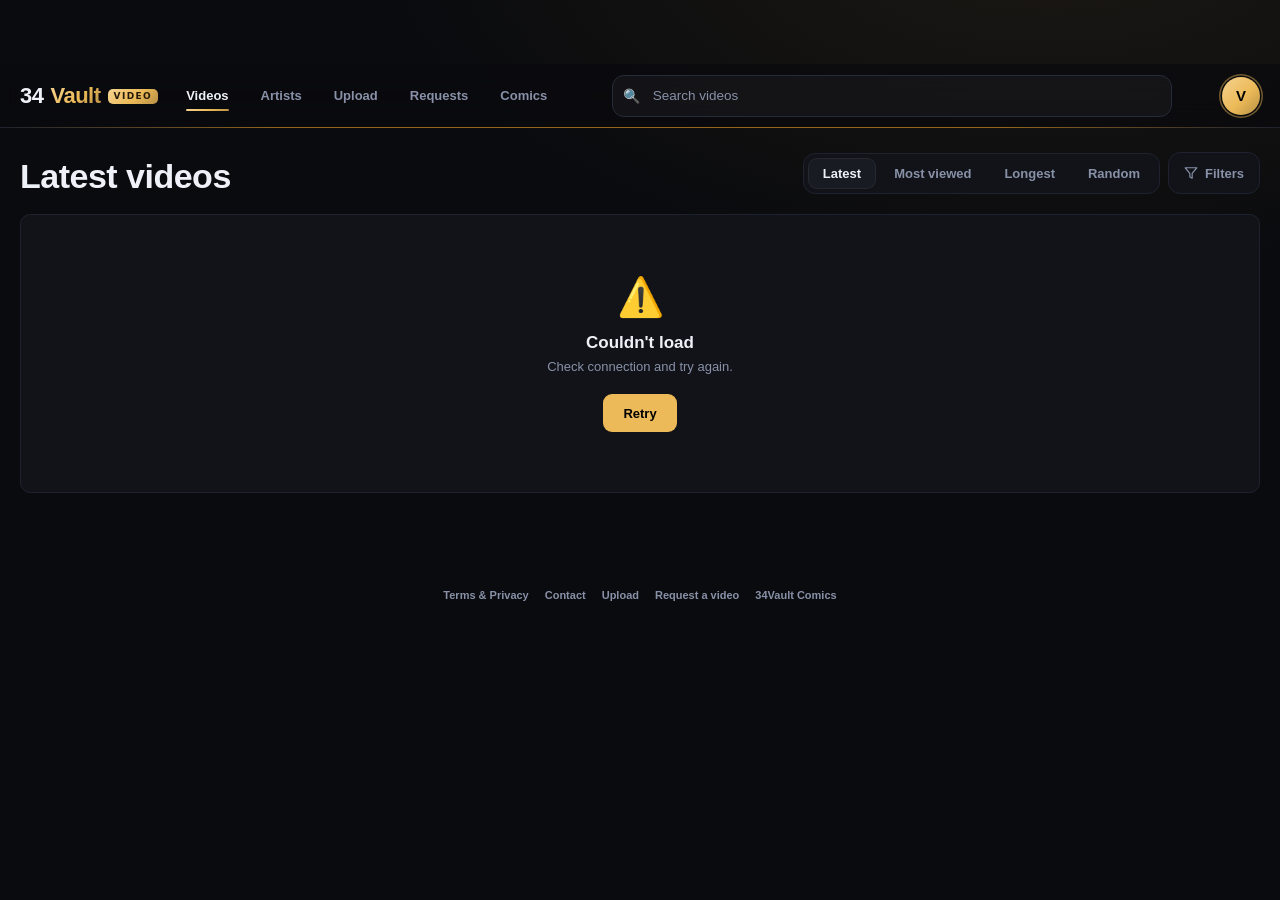
<file: index.html>
<!DOCTYPE html>
<html lang="en">
<head>
<meta charset="UTF-8" />
<script src="/config.js?v=2"></script>
<meta name="viewport" content="width=device-width, initial-scale=1" />
<meta name="color-scheme" content="dark" />
<meta name="theme-color" content="#0a0b0e" />
<link rel="icon" type="image/svg+xml" href="/favicon.svg" />
<link rel="preconnect" href="https://api.34vault.com" />
<link rel="dns-prefetch" href="https://api.34vault.com" />
<link rel="preconnect" href="https://cdn.34vault.com" />
<link rel="dns-prefetch" href="https://cdn.34vault.com" />
<link rel="preconnect" href="https://rule34video.com" />
<link rel="dns-prefetch" href="https://rule34video.com" />
<link rel="stylesheet" href="/shared.css" />
  <link rel="preconnect" href="https://api.fontshare.com" crossorigin>
  <link rel="preconnect" href="https://cdn.fontshare.com" crossorigin>
  <!-- Clash Display was referenced by --font-display on both sites but never actually
       loaded, so every heading silently fell back to Segoe UI — the brand typeface has
       never rendered. Fontshare is its publisher; free for commercial use. -->
  <link rel="stylesheet" href="https://api.fontshare.com/v2/css?f[]=clash-display@600,500,700&display=swap">

<title>34VaultVideo - Free Rule34 &amp; Hentai Videos</title>
<meta name="description" content="Watch thousands of free rule34 videos, hentai animations, and NSFW video clips. Streamed in up to 1080p, updated daily. Filter by tag, search, and sort by newest or most viewed." />
<meta name="keywords" content="rule34 videos, hentai videos, r34 video, porn videos, nsfw animation, rule 34 porn, hentai animation, adult videos, xxx animation, free hentai videos, cartoon porn videos" />
<meta name="rating" content="adult" />
<meta name="rating" content="RTA-5042-1996-1400-1577-RTA" />
<meta property="og:type" content="website" />
<meta property="og:site_name" content="34VaultVideo" />
<meta property="og:title" content="34VaultVideo - Free Rule34 &amp; Hentai Videos" />
<meta property="og:description" content="Watch thousands of free rule34 videos, hentai animations, and NSFW clips in up to 1080p. Updated daily." />
<meta property="og:image" content="https://34vaultvideo.com/favicon.svg" />
<meta property="og:url" content="https://34vaultvideo.com/" />
<meta property="og:locale" content="en_US" />
<meta name="twitter:card" content="summary" />
<meta name="twitter:title" content="34VaultVideo - Free Rule34 &amp; Hentai Videos" />
<meta name="twitter:description" content="Watch thousands of free rule34 and hentai videos. Updated daily." />
<meta name="twitter:image" content="https://34vaultvideo.com/favicon.svg" />
<link rel="canonical" href="https://34vaultvideo.com/" />
<script type="application/ld+json">
{"@context":"https://schema.org","@type":"WebSite","name":"34VaultVideo","url":"https://34vaultvideo.com/","description":"Free rule34 videos, hentai animations, and NSFW video clips","potentialAction":{"@type":"SearchAction","target":"https://34vaultvideo.com/?q={search_term_string}","query-input":"required name=search_term_string"}}
</script>
<style>
:root {
  --bg:#0a0b0e;
  --surface:#111318;
  --surface2:#181b22;
  --border:#1e222e;
  --border2:#262b3a;
  --text:#eef1f8;
  --sub:#8891a8;
  --red:#e11d48;
  --topH:64px;
  --filterH:52px;
  --maxW:1280px;
  --r:10px;
  /* Fallback if config.js hasn't set it (it computes --grad-accent from the accent + Settings toggle) */
  --accent-lt:#ffce54;
  --grad-accent:linear-gradient(135deg,#ffce54,var(--accent) 55%,var(--accent2));
  --font-display:"Clash Display",-apple-system,BlinkMacSystemFont,'Segoe UI',Roboto,sans-serif;
}
*,*::before,*::after{box-sizing:border-box;margin:0;padding:0}
html{background:var(--bg)}
body{
  font-family:-apple-system,BlinkMacSystemFont,'Segoe UI',Roboto,sans-serif;
  background:var(--bg);color:var(--text);min-height:100dvh;
  background-image:radial-gradient(1100px 560px at 82% -8%, var(--accent-08,rgba(245,158,11,.08)), transparent 62%);
  background-attachment:fixed;background-repeat:no-repeat;
  padding-top:var(--topH); /* old +--filterH was a phantom gap left by the removed filter strip */
  overscroll-behavior-y:none;
}
a{color:inherit;text-decoration:none}
img{display:block}
button{font-family:inherit}
@media(prefers-reduced-motion:reduce){*{animation:none!important;transition:none!important}}

/* ━━━ TOPBAR ━━━ */
.topbar{
  position:fixed;top:0;left:0;right:0;z-index:900;
  height:var(--topH);
  background:rgba(10,11,14,.72);
  backdrop-filter:blur(18px) saturate(1.4);-webkit-backdrop-filter:blur(18px) saturate(1.4);
  border-bottom:1px solid var(--border);
  transform:translateZ(0);
  will-change:transform;
}
.topbar-inner{
  height:100%;max-width:var(--maxW);margin:0 auto;
  display:flex;align-items:center;gap:14px;padding:0 20px;
}

/* Brand — "Vault" and "Video" both use the gradient-text treatment */
.brand{
  font-family:var(--font-display);
  font-size:22px;font-weight:700;letter-spacing:-.5px;
  cursor:pointer;user-select:none;flex-shrink:0;line-height:1;
}
.brand span{background:var(--grad-accent);-webkit-background-clip:text;background-clip:text;color:transparent}

/* Search */
.search-wrap{flex:1;position:relative;max-width:400px}
.search-icon{
  position:absolute;left:11px;top:50%;transform:translateY(-50%);
  color:var(--sub);font-size:14px;pointer-events:none;
}
.search-input{
  width:100%;height:42px;border-radius:12px;
  background:rgba(255,255,255,.035);border:1px solid var(--border2);
  color:var(--text);font-size:13.5px;padding:0 34px 0 40px;
  outline:none;transition:border-color .15s,background .15s,box-shadow .15s;
  -webkit-appearance:none;
}
@media(max-width:859px){
  /* Aurora mobile header: ONE row — logo · full-flex search · avatar. No burger. */
  :root{--topH:64px}
  .topbar-inner{gap:12px;padding:0 14px}
  .search-wrap{flex:1;max-width:none}
  /* Circular gradient avatar with amber ring (extra specificity beats the base rule below) */
  .topbar-inner .avatar-btn{
    width:36px;height:36px;border-radius:50%;
    box-shadow:0 0 0 2px var(--bg),0 0 0 3.5px var(--accent);
  }
  .topbar-inner .avatar-btn img{width:100%;height:100%;border-radius:50%!important}
  /* Search matches desktop's quiet field (16px font stops iOS auto-zoom) */
  .search-input{
    font-size:16px;height:42px;border-radius:12px;
    background:rgba(255,255,255,.035);border-color:var(--border2);
  }
  /* .topbar-inner prefix out-specifies the base :focus rule below (source order alone loses) */
  .topbar-inner .search-input:focus{border-color:var(--accent);background:rgba(255,255,255,.035);box-shadow:none}
  /* Chips row: FLEX-FIT — the controls SHARE the row width on ANY phone. Text pills
     grow/shrink together (segmented-bar style), the icon toggle stays fixed-size, so the
     row can never overflow or slide regardless of device width.
     .filter-inner prefix beats the base rules; background-color keeps the select chevrons. */
  .filter-strip .filter-inner{overflow:hidden;gap:6px;padding:0 10px}
  .filter-inner .filters-btn,.filter-inner .sort-select,.filter-inner .chip{
    height:33px;border-radius:999px;
    background-color:rgba(255,255,255,.05);border:1px solid var(--border2);
    color:var(--sub);font-size:11.5px;font-weight:700;
  }
  .filter-inner .filters-btn,.filter-inner .chip,.filter-inner .sort-select,.filter-inner .sel-ico{
    flex:1 1 0;min-width:0;max-width:150px;overflow:hidden;
  }
  .filter-inner .filters-btn{padding:0 8px;justify-content:center}
  .filter-inner .chip{flex-grow:1.2;padding:0 8px;justify-content:center}
  .filter-inner #sortSel{padding:0 20px 0 10px}
  .filter-inner .sel-ico .sort-select{width:100%;max-width:none}
  .filter-inner .gv-btn{flex:0 0 36px;width:36px;padding:0;justify-content:center}
  .filter-inner #chipFavs{margin-left:0}
}
/* Narrow phones: slightly smaller type/padding so labels stay readable as pills shrink */
@media(max-width:430px){
  .filter-strip .filter-inner{gap:5px;padding:0 8px}
  .filter-inner #sortSel{padding:0 16px 0 8px}
  .filter-inner .sel-ico .sort-select{padding:0 6px 0 24px}
  .filter-inner .sel-ico svg{left:8px}
  .filter-inner .gv-btn{flex-basis:33px;width:33px}
  .filter-inner .filters-btn,.filter-inner .sort-select,.filter-inner .chip{font-size:11px;height:32px}
}
.search-input:hover{background:rgba(255,255,255,.06)}
.search-input:focus{border-color:var(--accent);background:var(--surface);box-shadow:0 0 0 3px var(--accent-15,rgba(236,186,88,.14))}
.search-input::placeholder{color:var(--sub)}
.search-x{
  position:absolute;right:10px;top:50%;transform:translateY(-50%);
  color:var(--sub);cursor:pointer;font-size:13px;
  background:none;border:none;padding:2px;line-height:1;
  display:none;border-radius:4px;transition:color .15s;
}
.search-x:hover{color:var(--text)}
.search-x.vis{display:block}

/* ── NOTIFICATION BELL ── */
.bell{position:relative;width:38px;height:38px;border-radius:11px;flex-shrink:0;display:flex;align-items:center;justify-content:center;cursor:pointer;color:var(--sub);background:rgba(255,255,255,.035);border:1px solid var(--border2);transition:color .15s,border-color .15s}
.bell:hover{color:var(--text);border-color:var(--border2)}
.bell-n{position:absolute;top:-5px;right:-5px;min-width:17px;height:17px;padding:0 4px;border-radius:999px;background:var(--grad-accent);color:#241a08;font-size:9.5px;font-weight:900;display:flex;align-items:center;justify-content:center}
.bell-panel{position:absolute;top:calc(100% + 10px);right:0;width:330px;max-width:88vw;max-height:420px;overflow-y:auto;display:none;z-index:960;
  background:rgba(17,19,24,.97);border:1px solid var(--border2);border-radius:14px;
  backdrop-filter:blur(18px);-webkit-backdrop-filter:blur(18px);box-shadow:0 24px 60px -18px rgba(0,0,0,.85);cursor:default;text-align:left}
.bell-panel.open{display:block}
.bn{display:block;padding:11px 14px;border-bottom:1px solid var(--border);text-decoration:none}
.bn:last-child{border-bottom:none}
.bn:hover{background:rgba(255,255,255,.04)}
.bn.un{background:var(--accent-06,rgba(236,186,88,.06))}
.bn-t{font-size:12.5px;font-weight:800;color:var(--text)}
.bn-m{font-size:11.5px;color:var(--sub);margin-top:2px;overflow:hidden;text-overflow:ellipsis;white-space:nowrap}
.bn-empty{padding:22px 16px;font-size:12.5px;color:var(--sub);text-align:center}

/* ── ARTIST CHANNEL HEADER ── */
.ah{display:none;align-items:center;gap:16px;padding:18px;margin:0 0 20px;background:var(--surface);border:1px solid var(--border);border-radius:16px}
.ah.on{display:flex}
.ah-av{width:64px;height:64px;border-radius:50%;flex-shrink:0;display:grid;place-items:center;font-size:26px;font-weight:700;color:#241a08;background:var(--grad-accent);font-family:var(--font-display)}
.ah-info{flex:1;min-width:0}
.ah-name{font-family:var(--font-display);font-size:22px;font-weight:700;letter-spacing:-.3px;text-transform:capitalize;overflow:hidden;text-overflow:ellipsis;white-space:nowrap}
.ah-sub{font-size:12.5px;color:var(--sub);font-weight:600;margin-top:2px}
.ah-follow{height:38px;padding:0 22px;border-radius:999px;border:none;background:var(--grad-accent);color:#241a08;font-size:13px;font-weight:800;cursor:pointer;flex-shrink:0;transition:transform .15s}
.ah-follow:hover{transform:translateY(-1px)}
.ah-follow.on{background:var(--surface2);color:var(--text);box-shadow:inset 0 0 0 1px var(--border2)}
@media(max-width:600px){.ah{padding:14px;gap:12px}.ah-av{width:50px;height:50px;font-size:21px}.ah-name{font-size:18px}.ah-follow{height:34px;padding:0 16px;font-size:12px}}

/* ── SEARCH SUGGESTIONS (tags / artists / categories as you type) ── */
.sugg{position:absolute;top:calc(100% + 8px);left:0;right:0;z-index:950;display:none;
  background:rgba(17,19,24,.97);border:1px solid var(--border2);border-radius:14px;overflow:hidden;
  backdrop-filter:blur(18px);-webkit-backdrop-filter:blur(18px);
  box-shadow:0 24px 60px -18px rgba(0,0,0,.85)}
.sugg.open{display:block}
.sugg-row{display:flex;align-items:center;gap:10px;padding:10px 14px;cursor:pointer;font-size:13px;font-weight:600;color:var(--text)}
.sugg-row:hover{background:rgba(255,255,255,.05)}
.sugg-k{flex-shrink:0;width:64px;text-align:center;font-size:9px;font-weight:800;letter-spacing:.6px;text-transform:uppercase;
  padding:3px 0;border-radius:6px;background:rgba(255,255,255,.06);color:var(--sub)}
.sugg-row[data-kind="artist"] .sugg-k{color:var(--accent);background:var(--accent-10,rgba(236,186,88,.1))}
.sugg-n{flex:1;min-width:0;overflow:hidden;text-overflow:ellipsis;white-space:nowrap;text-transform:capitalize}
.sugg-c{font-size:11px;color:var(--dim,#5b6373);font-weight:700;font-variant-numeric:tabular-nums}

/* Gold-ringed avatar on every screen size (mobile already had it) */
.topbar .avatar-btn{border-radius:50%;box-shadow:0 0 0 1.5px var(--bg),0 0 0 3px var(--accent-45,rgba(236,186,88,.5))}
.topbar .avatar-btn img{border-radius:50%}

/* Nav pills — desktop */
.nav-pills{display:none;gap:4px;align-items:center;flex-shrink:0}
@media(min-width:860px){.nav-pills{display:flex}}
.nav-pill{
  position:relative;height:34px;padding:0 14px;border-radius:9px;
  background:transparent;border:0;
  font-size:13px;font-weight:600;color:var(--sub);
  cursor:pointer;transition:color .15s,background .15s;white-space:nowrap;
}
.nav-pill:hover{background:rgba(255,255,255,.04);color:var(--text)}
.nav-pill.on{color:var(--text)}
.nav-pill.on::after{content:"";position:absolute;left:14px;right:14px;bottom:2px;height:2px;border-radius:2px;background:var(--grad-accent)}

/* Profile avatar btn — points at the MAIN site's profile page */
.avatar-btn{
  width:38px;height:38px;border-radius:11px;flex-shrink:0;
  background:var(--grad-accent);
  padding:2px;
  border:none;cursor:pointer;
  display:flex;align-items:center;justify-content:center;
  font-size:15px;font-weight:900;color:#000;
  transition:transform .15s,box-shadow .15s;
  box-shadow:0 2px 12px var(--accent-35,rgba(245,158,11,.35));
  overflow:visible;
}
.avatar-btn img{width:34px;height:34px;object-fit:cover;border-radius:9px}
/* hover keeps the gold ring (box-shadow replaces, it doesn't compose — restate ring + add glow) */
.topbar .avatar-btn:hover{transform:scale(1.06);box-shadow:0 0 0 1.5px var(--bg),0 0 0 3px var(--accent-45,rgba(236,186,88,.5)),0 4px 16px var(--accent-45,rgba(236,186,88,.5))}
/* Account dropdown */
.acct{position:relative}
.acct-menu{position:absolute;top:calc(100% + 10px);right:0;min-width:210px;background:var(--panel,#111318);border:1px solid var(--border,#1e222e);border-radius:14px;padding:6px;box-shadow:0 16px 40px rgba(0,0,0,.55);display:none;z-index:1000}
.acct-menu.open{display:block}
.acct-head{display:flex;align-items:center;gap:10px;padding:9px 10px 11px;border-bottom:1px solid var(--border,#1e222e);margin-bottom:6px}
.acct-head .av{width:34px;height:34px;border-radius:10px;flex-shrink:0;display:flex;align-items:center;justify-content:center;font-weight:900;font-size:14px;color:#2a1500;overflow:hidden;background:linear-gradient(135deg,var(--accent,#ffce54),var(--accent2,#f59e0b))}
.acct-head .av img{width:100%;height:100%;object-fit:cover}
.acct-name{font-weight:800;font-size:13px;line-height:1.2}
.acct-sub{font-size:11px;color:var(--muted,#8891a8);margin-top:1px}
.acct-item{display:flex;align-items:center;gap:10px;padding:10px 10px;border-radius:9px;font-size:13px;font-weight:700;color:var(--text,#eef1f8);cursor:pointer;text-decoration:none;transition:background .12s}
.acct-item:hover{background:var(--panel2,#181b22)}
.acct-item .mi{width:16px;text-align:center;opacity:.85}
.acct-item.danger{color:#fca5a5}

/* ━━━ FILTER STRIP ━━━ */
.filter-strip{
  position:fixed;top:var(--topH);left:0;right:0;z-index:799;
  height:var(--filterH);
  background:var(--bg);
  border-bottom:1px solid var(--border);
  box-shadow:0 8px 20px -12px rgba(0,0,0,.6);
  display:flex;align-items:center;
  overflow:hidden;
}
.filter-inner::-webkit-scrollbar{display:none}
.filter-inner{
  max-width:var(--maxW);width:100%;margin:0 auto;
  display:flex;align-items:center;gap:9px;
  padding:0 20px;
  flex-wrap:nowrap;
  overflow:hidden;
}
/* Push the Saved action to the far right so the view controls (Filters/Sort/Mode/Size)
   read as one group on the left and don't feel crammed against it. */
#chipFavs{margin-left:auto}

/* At 600px and below: tighten spacing but keep all labels visible */
@media(max-width:600px){
  .filter-inner{gap:6px;padding:0 12px}
  .filters-btn,.chip,.clear-filters-btn{height:28px;font-size:11px;padding:0 10px}
  .sort-select{height:28px;font-size:11px;padding:0 20px 0 8px}
}

/* At 420px and below: hard-cap the dropdowns so they can't blow out the row. */
@media(max-width:420px){
  .filter-inner{gap:5px;padding:0 10px}
  .sort-select{
    max-width:72px;
    overflow:hidden;
    text-overflow:ellipsis;
    white-space:nowrap;
  }
  #sortSel{max-width:72px}
  #modeSel{max-width:68px}
  .filters-btn,.chip,.clear-filters-btn{height:26px;font-size:10.5px;padding:0 8px}
}

.filters-btn{
  height:30px;padding:0 13px;border-radius:999px;flex-shrink:0;
  background:var(--surface2);border:1px solid var(--border2);
  color:var(--sub);font-size:12px;font-weight:700;
  cursor:pointer;user-select:none;white-space:nowrap;
  display:inline-flex;align-items:center;gap:6px;
  transition:all .15s;
}
.filters-btn:hover{border-color:var(--accent);color:var(--text)}
.filters-btn.on{border-color:var(--accent);color:var(--accent);background:var(--accent-08,rgba(245,158,11,.08))}
.filters-badge{
  min-width:16px;height:16px;padding:0 4px;border-radius:999px;
  background:var(--accent);color:#000;font-size:10px;font-weight:900;
  display:inline-flex;align-items:center;justify-content:center;
}

/* Chips */
.chip{
  height:30px;padding:0 13px;border-radius:999px;flex-shrink:0;
  background:transparent;border:1px solid var(--border2);
  color:var(--sub);font-size:12px;font-weight:700;
  cursor:pointer;user-select:none;white-space:nowrap;
  display:inline-flex;align-items:center;gap:5px;
  transition:all .15s;
}
.chip:hover{border-color:var(--accent);color:var(--text)}
.chip.on{background:var(--accent);border-color:var(--accent);color:#000;font-weight:800}

#chipFavs{flex-shrink:0;padding:0 11px}
#chipFavs .fav-star{
  font-size:13px;line-height:1;
  background:var(--grad-accent);-webkit-background-clip:text;background-clip:text;color:transparent;
  transition:filter .15s;
}
#chipFavs.on .fav-star{-webkit-text-fill-color:#2a1500;background:none;color:#2a1500}

.chip .cn{
  min-width:15px;height:15px;padding:0 4px;
  border-radius:999px;background:var(--accent-15,rgba(245,158,11,.15));
  color:var(--accent);font-size:9px;font-weight:900;
  display:inline-flex;align-items:center;justify-content:center;
}
.chip.on .cn{background:rgba(0,0,0,.22);color:#2a1500}

.sort-select{
  height:30px;padding:0 24px 0 10px;border-radius:999px;flex-shrink:1;min-width:0;
  background:var(--surface2);border:1px solid var(--border2);
  color:var(--sub);font-size:12px;font-weight:600;
  outline:none;cursor:pointer;-webkit-appearance:none;appearance:none;
  background-image:url("data:image/svg+xml,%3Csvg xmlns='http://www.w3.org/2000/svg' width='9' height='5' viewBox='0 0 9 5'%3E%3Cpath d='M.5.5l4 4 4-4' stroke='%239499b0' stroke-width='1.3' fill='none' stroke-linecap='round'/%3E%3C/svg%3E");
  background-repeat:no-repeat;background-position:right 9px center;
  transition:all .15s;
}
.sort-select:hover{border-color:var(--border2);color:var(--text);background:var(--surface)}
/* Icon'd dropdown (page mode): pages icon on the left, no chevron — still a native select */
.sel-ico{position:relative;display:inline-flex;flex-shrink:0;min-width:0}
.sel-ico svg{position:absolute;left:11px;top:50%;transform:translateY(-50%);pointer-events:none;color:var(--sub)}
.sel-ico .sort-select{padding:0 12px 0 30px;background-image:none;max-width:none}
.sort-select:focus{border-color:var(--accent);color:var(--text)}

.clear-filters-btn{
  height:30px;padding:0 12px;border-radius:999px;flex-shrink:0;
  background:transparent;border:1px solid var(--border2);
  color:var(--sub);font-size:12px;font-weight:700;cursor:pointer;
  transition:all .15s;
}
.clear-filters-btn:hover{border-color:var(--red);color:var(--red)}

/* ━━━ FILTERS SHEET (simplified: search + tags + sort live in the strip) ━━━ */
.fsheet-back{
  position:fixed;inset:0;z-index:1000;
  background:rgba(0,0,0,.65);display:none;
  backdrop-filter:blur(3px);
}
.fsheet-back.open{display:block}
.fsheet{
  position:fixed;left:0;right:0;bottom:0;z-index:1001;
  background:var(--surface);border-top:1px solid var(--border);
  border-radius:20px 20px 0 0;
  padding:16px 18px 22px;
  display:none;flex-direction:column;
  max-height:82dvh;
  box-shadow:0 -16px 60px rgba(0,0,0,.6);
  max-width:560px;margin:0 auto;
  overscroll-behavior:contain;
  overflow-x:hidden;
  width:100%;
}
.fsheet.open{display:flex}
@media(min-width:860px){
  .fsheet{
    left:auto;right:20px;bottom:auto;top:calc(var(--topH) + var(--filterH) + 8px);
    border-radius:16px;border:1px solid var(--border);
    width:380px;max-height:70dvh;
    box-shadow:0 20px 60px rgba(0,0,0,.55);
  }
}
.fsheet-handle{
  width:40px;height:4px;border-radius:2px;
  background:var(--border2);margin:0 auto 16px;flex-shrink:0;
}
@media(min-width:860px){.fsheet-handle{display:none}}
.fsheet-head{
  display:flex;align-items:center;justify-content:space-between;
  margin-bottom:14px;flex-shrink:0;
}
.fsheet-title{font-size:16px;font-weight:900}
.fsheet-head-actions{display:flex;align-items:center;gap:10px}
.fsheet-clear{
  background:none;border:none;color:var(--sub);
  font-size:12px;font-weight:700;cursor:pointer;padding:4px;
}
.fsheet-clear:hover{color:var(--red)}
.fsheet-x{
  width:28px;height:28px;border-radius:8px;flex-shrink:0;
  background:var(--surface2);border:1px solid var(--border2);
  color:var(--sub);font-size:13px;cursor:pointer;
  display:flex;align-items:center;justify-content:center;
  transition:all .15s;
}
.fsheet-x:hover{border-color:var(--accent);color:var(--text)}
.fsheet-body{overflow-y:auto;overflow-x:hidden;flex:1;min-height:0;min-width:0;overscroll-behavior:contain}
.fsheet-section{margin-bottom:18px}
.fsheet-label{
  font-size:11px;font-weight:800;color:var(--sub);
  text-transform:uppercase;letter-spacing:.06em;margin-bottom:9px;
}
.fsheet-tagsearch{
  width:100%;height:36px;border-radius:9px;margin-bottom:14px;flex-shrink:0;
  background:var(--surface2);border:1px solid var(--border2);
  color:var(--text);font-size:16px;padding:0 12px;outline:none;
  -webkit-appearance:none;
}
.fsheet-tagsearch:focus{border-color:var(--accent)}
.chip-wrap{display:flex;flex-wrap:wrap;gap:5px;min-width:0;max-width:100%}
.chip-wrap .chip{height:26px;font-size:11px;padding:0 10px}
.chip-x{margin-left:2px;font-weight:900;opacity:.7}
.chip.selected-chip{background:var(--accent);border-color:var(--accent);color:#000;font-weight:800}
.fsheet-empty{font-size:12px;color:var(--sub);padding:4px 0}
.fsheet-done{
  height:44px;border-radius:10px;border:none;flex-shrink:0;
  background:var(--accent);color:#000;font-size:14px;font-weight:800;
  cursor:pointer;margin-top:6px;transition:background .15s;
}
.fsheet-done:hover{background:var(--accent2)}

/* ━━━ MAIN ━━━ */
.main{max-width:var(--maxW);margin:0 auto;padding:20px 20px 60px}
.grid-header{
  display:flex;align-items:center;justify-content:space-between;
  margin-bottom:16px;
}
.grid-title{font-family:var(--font-display);font-size:17px;font-weight:600;letter-spacing:-.3px}
.grid-count{font-size:12px;color:var(--sub);font-weight:600}

/* ━━━ GRID ━━━ */
.grid{display:grid;grid-template-columns:repeat(2,1fr);gap:10px}
@media(min-width:480px){.grid{grid-template-columns:repeat(2,1fr);gap:12px}}
@media(min-width:600px){.grid{grid-template-columns:repeat(3,1fr);gap:16px}}
@media(min-width:860px){.grid{grid-template-columns:repeat(4,1fr);gap:20px}}
@media(min-width:1100px){.grid{grid-template-columns:repeat(4,1fr);gap:22px}}
@media(min-width:1300px){.grid{grid-template-columns:repeat(4,1fr)}}
/* (grid-size toggle retired in the premium redesign — one considered layout) */
/* Video-size toggle button (icon reflects current mode) */
.gv-btn{display:inline-flex;align-items:center;justify-content:center;padding:0 11px;cursor:pointer;color:var(--sub);background-image:none}
.gv-btn svg{width:18px;height:18px}
.gv-btn:hover{color:var(--text)}

/* ━━━ CARD ━━━ */
.card{
  position:relative;display:flex;flex-direction:column;
  background:transparent;border:0;border-radius:0;overflow:visible;
  transition:transform .22s cubic-bezier(.4,0,.2,1);
  cursor:pointer;min-width:0;max-width:100%;
}
.card:hover{transform:translateY(-6px)}
.card:active{transform:translateY(-2px)}

.c-cover{
  position:relative;overflow:hidden;
  aspect-ratio:16/9;background:#0d1018;flex-shrink:0;
  border-radius:14px;border:1px solid var(--border);
  box-shadow:0 18px 40px -20px rgba(0,0,0,.8);
  transition:border-color .2s,box-shadow .2s;
}
.card:hover .c-cover{
  border-color:var(--accent-45,rgba(245,158,11,.5));
  box-shadow:0 26px 52px -20px rgba(0,0,0,.92),0 0 0 1px var(--accent-10,rgba(245,158,11,.14));
}
.c-cover::after{
  content:"";position:absolute;left:0;right:0;bottom:0;height:38%;
  background:linear-gradient(180deg,transparent,rgba(6,7,11,.72));
  pointer-events:none;z-index:1;
}
.c-img{
  width:100%;height:100%;object-fit:cover;display:block;
  transition:transform .4s cubic-bezier(.4,0,.2,1);
}
.card:hover .c-img{transform:scale(1.07)}

/* Title — fixed 2-line height so every card's footer aligns */
.c-title{
  padding:11px 3px 0;
  font-size:13px;font-weight:700;color:var(--text);line-height:1.32;
  letter-spacing:.1px;
  display:-webkit-box;-webkit-line-clamp:2;-webkit-box-orient:vertical;
  overflow:hidden;
  height:calc(11px + 2*13px*1.32);
}

/* Bookmark btn */
.c-bk{
  position:absolute;top:8px;right:8px;z-index:3;
  width:28px;height:28px;border-radius:10px;
  background:rgba(10,11,14,.7);border:1px solid rgba(255,255,255,.1);
  display:flex;align-items:center;justify-content:center;
  cursor:pointer;font-size:13px;
  backdrop-filter:blur(8px);-webkit-backdrop-filter:blur(8px);
  transition:all .15s;
}
.c-bk:hover{border-color:var(--accent)}
.c-bk.on{border-color:var(--accent);background:var(--accent-15,rgba(245,158,11,.18));color:var(--accent)}

.c-new{
  position:absolute;top:8px;left:8px;z-index:3;
  height:20px;padding:0 8px;border-radius:7px;
  font-size:9px;font-weight:900;letter-spacing:.4px;
  display:flex;align-items:center;
  box-shadow:0 2px 8px rgba(0,0,0,.4);
}
.c-new.badge-new{background:var(--grad-accent);color:#2a1500}
.c-new.badge-hot{background:linear-gradient(120deg,#ff6b8b,#ff2d55);color:#fff}

/* Duration chip on the cover (Aurora — was the page-count chip on the comic site) */
.c-dur{
  position:absolute;bottom:8px;right:8px;z-index:2;
  height:20px;padding:0 8px;border-radius:7px;
  background:rgba(10,11,14,.72);border:1px solid rgba(255,255,255,.08);
  backdrop-filter:blur(6px);-webkit-backdrop-filter:blur(6px);
  color:#dfe3ee;font-size:9.5px;font-weight:800;
  display:flex;align-items:center;gap:4px;
}
.c-dur svg{width:10px;height:10px;fill:currentColor;stroke:none;opacity:.85}

/* HD quality badge (rule34video DNA) — bottom-left, amber-tinted */
.c-hd{
  position:absolute;bottom:8px;left:8px;z-index:2;
  height:21px;padding:0 8px;border-radius:6px;
  background:var(--grad-accent);color:#241a08;
  font-size:9.5px;font-weight:900;letter-spacing:.5px;
  display:flex;align-items:center;box-shadow:0 2px 8px rgba(0,0,0,.35);
}
/* Center play button — appears on hover (tube-site signature) */
.c-play{
  position:absolute;inset:0;z-index:2;display:grid;place-items:center;
  opacity:0;transition:opacity .2s;pointer-events:none;
}
.card:hover .c-play{opacity:1}
.c-play span{
  width:50px;height:50px;border-radius:50%;
  background:var(--grad-accent);display:grid;place-items:center;
  box-shadow:0 8px 26px rgba(0,0,0,.55);
  transform:scale(.82);transition:transform .2s;
}
.card:hover .c-play span{transform:scale(1)}
.c-play svg{width:20px;height:20px;fill:#241a08;margin-left:2px}

/* Card footer */
.c-foot{
  padding:8px 3px 2px;
  display:flex;align-items:center;justify-content:space-between;gap:8px;
  min-height:24px;
}
.c-views{
  display:inline-flex;align-items:center;gap:5px;flex-shrink:0;
  font-size:11px;font-weight:700;color:var(--sub);
}
.c-views .c-ico{opacity:.6}
.c-ico{
  width:11px;height:11px;flex-shrink:0;
  fill:none;stroke:currentColor;stroke-width:2;
  stroke-linecap:round;stroke-linejoin:round;
  opacity:.8;transition:stroke .2s,opacity .2s;
}
.card:hover .c-ico{opacity:1;stroke:var(--accent)}
.c-tag1{
  font-size:10px;font-weight:700;
  background:var(--grad-accent);-webkit-background-clip:text;background-clip:text;color:transparent;
  overflow:hidden;text-overflow:ellipsis;white-space:nowrap;flex:1;min-width:0;
}
.c-tag1.c-by{font-weight:800}
.c-tag1.c-by::before{content:"@";opacity:.7}

/* ━━━ PREMIUM SECTION HEADER ━━━ */
.disc-head{display:flex;align-items:flex-end;justify-content:space-between;gap:20px;flex-wrap:wrap;margin:4px 0 20px}
.disc-eyebrow{display:flex;align-items:center;gap:9px;font-size:11px;font-weight:800;letter-spacing:1.5px;text-transform:uppercase;color:var(--accent);margin-bottom:10px}
.disc-eyebrow::before{content:"";width:24px;height:2px;border-radius:2px;background:var(--grad-accent)}
.disc-title{font-family:var(--font-display);font-size:34px;font-weight:600;letter-spacing:-.5px;line-height:1.02;margin:0}
.disc-title .thin{color:var(--sub);font-weight:500}
.head-ctl{display:flex;align-items:center;gap:8px;flex-shrink:0}
@media(max-width:600px){.disc-title{font-size:26px}.disc-head{margin-bottom:16px}}

/* ━━━ TOP ARTISTS RAIL ━━━ */
.artists-rail{margin:2px 0 20px}
.rail-head{display:flex;align-items:center;justify-content:space-between;margin-bottom:11px}
.rail-title{display:flex;align-items:center;gap:8px;font-size:15px;font-weight:900;letter-spacing:-.2px}
.rail-title svg{width:17px;height:17px;fill:none;stroke:var(--accent);stroke-width:2;stroke-linecap:round;stroke-linejoin:round}
.rail-scroll{display:flex;gap:12px;overflow-x:auto;padding-bottom:6px;scrollbar-width:none;-webkit-overflow-scrolling:touch}
.rail-scroll::-webkit-scrollbar{display:none}
.artist-tile{
  flex:0 0 auto;display:flex;flex-direction:column;align-items:center;gap:7px;
  width:78px;text-decoration:none;cursor:pointer;
}
.artist-av{
  width:64px;height:64px;border-radius:50%;
  display:grid;place-items:center;
  font-size:24px;font-weight:900;color:#2a1500;
  background:var(--grad-accent,linear-gradient(135deg,#ffce54,var(--accent) 55%,#c07c08));
  box-shadow:0 0 0 2px var(--bg),0 0 0 3.5px var(--accent-40,rgba(245,158,11,.4)),0 8px 18px -8px rgba(245,158,11,.5);
  transition:transform .15s,box-shadow .15s;
}
.artist-tile:hover .artist-av{transform:translateY(-2px);box-shadow:0 0 0 2px var(--bg),0 0 0 3.5px var(--accent),0 12px 22px -8px rgba(245,158,11,.7)}
.artist-name{
  font-size:11px;font-weight:800;text-align:center;line-height:1.2;max-width:100%;
  overflow:hidden;text-overflow:ellipsis;white-space:nowrap;
  background:var(--grad-accent);-webkit-background-clip:text;background-clip:text;color:transparent;
}
.artist-count{font-size:10px;font-weight:700;color:var(--sub,#8891a8)}

/* ━━━ SORT TABS (rule34video-style) ━━━ */
.sort-tabs{display:flex;gap:6px;flex-wrap:wrap}
.sort-tab{
  height:32px;padding:0 15px;border-radius:999px;
  background:rgba(255,255,255,.04);border:1px solid var(--border,#1e222e);
  color:var(--sub,#8891a8);font-size:12.5px;font-weight:800;cursor:pointer;
  transition:all .15s;
}
.sort-tab:hover{border-color:#3a4055;color:var(--text)}
.sort-tab.on{
  background:var(--grad-accent,linear-gradient(135deg,#ffce54,var(--accent) 55%,#c07c08));
  border:none;color:#2a1500;
  box-shadow:0 6px 16px -8px var(--accent-45,rgba(245,158,11,.6));
}
/* Sort tabs replace the old Sort dropdown; the Pages/Scroll dropdown is a comic-site
   leftover (irrelevant to video). Both hidden — kept in DOM only so their JS is inert. */
#sortSel,.filter-inner .sel-ico{display:none!important}

/* ━━━ CATEGORIES BAR ━━━ */
.cats-bar{margin:0 0 16px}
.cats-bar .rail-title{margin-bottom:9px}
.cats-scroll{display:flex;gap:8px;overflow-x:auto;padding-bottom:5px;scrollbar-width:none;-webkit-overflow-scrolling:touch}
.cats-scroll::-webkit-scrollbar{display:none}
.cat-chip{
  flex:0 0 auto;display:inline-flex;align-items:center;gap:6px;height:32px;padding:0 14px;border-radius:999px;
  background:var(--surface,#111318);border:1px solid var(--border2,#262b3a);
  color:var(--text);font-size:12px;font-weight:800;text-decoration:none;white-space:nowrap;
  transition:all .15s;
}
.cat-chip:hover{border-color:var(--accent);transform:translateY(-1px)}
.cat-chip .cc-n{font-size:10px;font-weight:700;color:var(--sub,#8891a8)}

/* ━━━ SKELETON ━━━ */
.sk{background:transparent;border:0;overflow:visible}
.sk .sk-c{border-radius:14px;border:1px solid var(--border);box-shadow:0 18px 40px -20px rgba(0,0,0,.8)}
.sk .sk-b{padding:10px 3px 0}
.sk-c{
  aspect-ratio:16/9;
  background:linear-gradient(110deg,var(--surface) 30%,var(--surface2) 50%,var(--surface) 70%);
  background-size:200% 100%;animation:sh 1.5s ease infinite;
}
.sk-b{padding:8px}
.sk-l{
  height:8px;border-radius:4px;margin-bottom:6px;
  background:linear-gradient(110deg,var(--surface2) 30%,var(--border2) 50%,var(--surface2) 70%);
  background-size:200% 100%;animation:sh 1.5s ease infinite;
}
.sk-l.s{width:55%}
@keyframes sh{to{background-position:-200% 0}}

/* ━━━ STATES ━━━ */
.state-box{
  grid-column:1/-1;padding:60px 20px;text-align:center;
  background:var(--surface);border:1px solid var(--border);border-radius:var(--r);
}
.state-ico{font-size:38px;margin-bottom:14px}
.state-t{font-size:17px;font-weight:800;margin-bottom:6px}
.state-s{font-size:13px;color:var(--sub);margin-bottom:20px}
.state-btn{
  height:38px;padding:0 20px;border-radius:9px;
  background:var(--accent);color:#000;font-size:13px;font-weight:800;
  border:none;cursor:pointer;transition:background .15s;
}
.state-btn:hover{background:var(--accent2)}

/* ━━━ IN-FEED AD CARD (blended, hdporncomics-style) ━━━
   Ads blend INTO the video grid as cards: same surface, border, radius and shadow as a
   video card, spanning 2 grid cells so the native/banner has room (on the 2-col mobile
   grid that's full width). A small "Sponsored" label keeps it honest.
   NOTE: slots only get created when window.ADS_ENABLED is true (off for launch). */
.ad-row{
  grid-column:span 2;
  border-radius:var(--r);
  background:var(--surface);
  border:1px solid var(--border);
  box-shadow:0 8px 24px rgba(0,0,0,.35);
  position:relative;overflow:hidden;
  min-height:120px;
  padding:22px 8px 8px;
  display:flex;align-items:center;justify-content:center;
}
.ad-row::before{
  content:"Sponsored";
  position:absolute;top:7px;left:10px;z-index:2;
  font-size:9px;font-weight:800;letter-spacing:.6px;text-transform:uppercase;
  color:var(--sub);opacity:.6;pointer-events:none;
}
/* Hide only truly-empty rows (pre-injection). :empty still matches despite ::before
   (generated content isn't a child node), so unfilled slots collapse instead of showing
   an empty Sponsored card. */
.ad-row:empty{display:none}

/* ━━━ PAGINATION ━━━ */
.pag{
  grid-column:1/-1;display:flex;align-items:center;
  justify-content:center;gap:5px;padding:28px 0 8px;flex-wrap:wrap;
}
.pg{
  min-width:34px;height:34px;padding:0 8px;border-radius:8px;
  border:1px solid var(--border2);background:var(--surface2);color:var(--sub);
  font-size:12px;font-weight:700;cursor:pointer;
  display:flex;align-items:center;justify-content:center;
  transition:all .15s;user-select:none;
}
.pg:hover{border-color:var(--accent);color:var(--text)}
.pg.on{background:var(--accent);border-color:var(--accent);color:#000;font-weight:800}
.pg:disabled{opacity:.25;cursor:default;pointer-events:none}
.pg-dots{width:28px;height:34px;display:flex;align-items:center;justify-content:center;color:var(--sub);font-size:13px}
.pag-goto{width:100%;display:flex;align-items:center;justify-content:center;gap:8px;margin-top:6px}
.pag-goto input{
  width:90px;height:34px;border-radius:8px;text-align:center;
  background:var(--surface2);border:1px solid var(--border2);
  color:var(--text);font-size:16px;outline:none;-webkit-appearance:none;
}
.pag-goto input:focus{border-color:var(--accent)}
.pag-goto button{
  height:34px;padding:0 16px;border-radius:8px;
  background:var(--accent);color:#000;border:none;
  font-size:12px;font-weight:800;cursor:pointer;transition:background .15s;
}
.pag-goto button:hover{background:var(--accent2)}
.scroll-sentinel{height:1px}

/* Footer links */
.foot-links{
  max-width:var(--maxW);margin:0 auto;padding:0 20px 40px;
  display:flex;gap:16px;justify-content:center;
  font-size:11px;color:var(--sub);font-weight:600;
}
.foot-links a:hover{color:var(--text)}
/* ══════════ CLEAN REDESIGN — match the UI concept ══════════ */
/* wider, centered search */
.search-wrap{flex:1;max-width:560px;margin:0 auto}
@media(max-width:760px){.search-wrap{max-width:none;margin:0}}
/* ONE clean control row (replaces the old 3 stacked bars) */
.ctl{display:flex;align-items:center;gap:11px;margin:2px 0 4px;flex-wrap:wrap}
/* sort tabs → segmented control */
.sort-tabs{display:inline-flex;gap:3px;background:var(--surface,#12141a);border:1px solid var(--border,#242835);border-radius:12px;padding:4px}
.sort-tab{height:auto;padding:8px 15px;border-radius:9px;border:none;background:none;font-size:13px;font-weight:700;color:var(--sub,#8b93a7);cursor:pointer;transition:color .12s,background .12s}
.sort-tab:hover{color:var(--text);background:transparent}
.sort-tab.on{background:var(--surface2,#1e222c);color:var(--text);box-shadow:inset 0 0 0 1px rgba(255,255,255,.06)}
/* filters button */
.fbtn{display:inline-flex;align-items:center;gap:7px;height:42px;padding:0 15px;border-radius:12px;background:var(--surface,#12141a);border:1px solid var(--border,#242835);font-size:13px;font-weight:700;color:var(--sub,#8b93a7);cursor:pointer;transition:all .12s}
.fbtn:hover{border-color:var(--border2);background:var(--surface2);color:var(--text)}
.fbtn.on{border-color:var(--accent);color:var(--accent)}
.fbtn .filters-badge{display:inline-flex;align-items:center;justify-content:center;min-width:18px;height:18px;padding:0 5px;border-radius:999px;background:var(--accent);color:#221200;font-size:11px;font-weight:900}
/* video count — retired from the control row (lives in the search placeholder now);
   the element stays hidden because JS still writes to it */
.count{display:none}
/* category chips — clean pills, no label */
.cats{display:flex;gap:8px;overflow-x:auto;margin:14px 0 20px;padding-bottom:2px;scrollbar-width:none}
.cats::-webkit-scrollbar{display:none}
.cat-chip{flex-shrink:0;display:inline-flex;align-items:center;gap:7px;height:34px;padding:0 14px;border-radius:999px;background:var(--surface,#12141a);border:1px solid var(--border,#242835);font-size:12.5px;font-weight:700;color:#c8c4cf;text-transform:capitalize;white-space:nowrap;text-decoration:none;transition:border-color .12s,color .12s,background .12s}
.cat-chip:hover{border-color:var(--border2);background:var(--surface2);color:var(--text);transform:none}
.cat-chip .cc-n{font-size:11px;font-weight:800;color:var(--dim,#5b6373);font-variant-numeric:tabular-nums}
.cat-chip.on{background:var(--grad-accent);border-color:transparent;color:#241a08}
.cat-chip.on .cc-n{color:#241a08;opacity:.6}
/* ── mobile: same premium language, stacked ── */
@media(max-width:600px){
  .disc-head{flex-direction:column;align-items:stretch;gap:13px}
  .head-ctl{width:100%}
  .sort-tabs{flex:1;justify-content:space-between;padding:3px}
  .sort-tab{flex:1;text-align:center;padding:9px 4px;font-size:12.5px}
  .fbtn{padding:0 13px;font-size:12.5px}
  .cats{margin:0 0 18px;gap:7px}
  .cat-chip{height:32px;padding:0 12px;font-size:12px}
}

/* ── BRAND LOCKUP ────────────────────────────────────────────────────────────
   The mark used to be 34<span>Vault</span><span>Video</span>, which put BOTH
   words in the amber gradient — so it read as one invented word, "34VaultVideo",
   and the actual brand disappeared. Now it matches 34vault.com exactly (34 +
   amber Vault) with VIDEO demoted to a product chip beside it. Same mark, two
   properties. Clash Display now that the font actually loads.
   ──────────────────────────────────────────────────────────────────────────── */
.brand{display:inline-flex;align-items:center;gap:7px}
.brand-tag{
  font-family:var(--font-ui,system-ui),sans-serif;font-style:normal;
  font-size:9px;font-weight:900;letter-spacing:1.4px;
  padding:3px 6px;border-radius:5px;line-height:1;
  background:var(--grad-accent);color:#241a08;
  position:relative;top:1px;
}
@media(max-width:380px){.brand-tag{display:none}}

/* Header: a 1px amber hairline under the bar — the same signal the comic site's
   accent gives, so both properties read as one brand at a glance. */
.topbar{position:relative}
.topbar::after{
  content:"";position:absolute;left:0;right:0;bottom:-1px;height:1px;
  background:linear-gradient(90deg,transparent,rgba(245,158,11,.55) 22%,rgba(245,158,11,.55) 78%,transparent);
}

/* Card meta: freshness always, views only when there are any, and the leading tag
   as a chip on the artwork — so a card says what it is, how fresh and how popular
   instead of just "0 views". */
.c-meta2{display:inline-flex;align-items:center;gap:8px;flex-shrink:0}
.c-when{font-size:10.5px;font-weight:700;color:var(--sub);opacity:.85;white-space:nowrap}
.c-tagchip{
  position:absolute;left:7px;bottom:7px;z-index:2;max-width:62%;
  padding:2px 7px;border-radius:5px;font-size:10px;font-weight:800;letter-spacing:.2px;
  background:rgba(8,9,12,.78);backdrop-filter:blur(4px);color:#dfe4ee;
  overflow:hidden;text-overflow:ellipsis;white-space:nowrap;text-transform:capitalize;
}
</style>
</head>
<body><noscript><div style="padding:40px 20px;text-align:center;font-family:sans-serif;color:#f0f0f0;background:#0a0b0e;min-height:100vh"><h1>34VaultVideo</h1><p style="margin-top:16px;color:#8b8fa8">This site requires JavaScript to function. Please enable JavaScript in your browser settings.</p></div></noscript>

<!-- ━━━ TOPBAR ━━━ -->
<header class="topbar">
  <div class="topbar-inner">
    <div class="brand" onclick="location.href='index.html'">34<span>Vault</span><i class="brand-tag">VIDEO</i></div>

    <div class="nav-pills">
      <button class="nav-pill on" onclick="location.href='index.html'">Videos</button>
      <button class="nav-pill" onclick="location.href='artists.html'">Artists</button>
      <button class="nav-pill" onclick="location.href='upload.html'">Upload</button>
      <button class="nav-pill" onclick="location.href='request.html'">Requests</button>
      <button class="nav-pill" onclick="location.href='https://34vault.com/'">Comics</button>
    </div>

    <div class="search-wrap">
      <span class="search-icon">🔍</span>
      <input class="search-input" id="searchInput" placeholder="Search videos" autocomplete="off" />
      <button class="search-x" id="searchX" type="button">✕</button>
      <div class="sugg" id="sugg"></div>
    </div>

    <div class="bell" id="bellBtn" style="display:none" role="button" aria-label="Notifications">
      <svg width="17" height="17" viewBox="0 0 24 24" fill="none" stroke="currentColor" stroke-width="2" stroke-linecap="round" stroke-linejoin="round"><path d="M18 8a6 6 0 0 0-12 0c0 7-3 9-3 9h18s-3-2-3-9"/><path d="M13.7 21a2 2 0 0 1-3.4 0"/></svg>
      <span class="bell-n" id="bellN" style="display:none">0</span>
      <div class="bell-panel" id="bellPanel"></div>
    </div>
    <div class="acct" id="acct">
      <button class="avatar-btn" id="avatarBtn" title="Account" type="button" aria-haspopup="true">V</button>
      <div class="acct-menu" id="acctMenu" role="menu"></div>
    </div>
  </div>
</header>

<!-- Legacy controls kept hidden — the JS still references these ids. The visible
     controls now live in the clean control row inside <main>. Saved moved to the
     account menu; page-mode + sort-dropdown are hidden (sort tabs drive sorting). -->
<div style="display:none" aria-hidden="true">
  <select id="sortSel"><option value="new">Newest</option><option value="views">Most Viewed</option><option value="longest">Longest</option></select>
  <select id="modeSel"><option value="pages">Pages</option><option value="scroll">Scroll</option></select>
  <div id="chipFavs"><span id="favCt">0</span></div>
</div>

<!-- ━━━ FILTERS SHEET (simplified: tag search + tag chips only) ━━━ -->
<div class="fsheet-back" id="fsheetBack"></div>
<div class="fsheet" id="fsheet">
  <div class="fsheet-handle"></div>
  <div class="fsheet-head">
    <div class="fsheet-title">Filters</div>
    <div class="fsheet-head-actions">
      <button class="fsheet-clear" id="fsheetClear" type="button">Clear all</button>
      <button class="fsheet-x" id="fsheetX" type="button" aria-label="Close">✕</button>
    </div>
  </div>
  <input class="fsheet-tagsearch" id="filterSearchInput" placeholder="Search tags…" autocomplete="off" />
  <div class="fsheet-body">
    <div class="fsheet-section">
      <div class="fsheet-label">Duration</div>
      <div class="chip-wrap" id="durChips">
        <button type="button" class="chip on" data-dur="">Any</button>
        <button type="button" class="chip" data-dur="s">Under 5 min</button>
        <button type="button" class="chip" data-dur="m">5–20 min</button>
        <button type="button" class="chip" data-dur="l">Over 20 min</button>
      </div>
    </div>
    <div class="fsheet-section">
      <div class="fsheet-label">Added</div>
      <div class="chip-wrap" id="dateChips">
        <button type="button" class="chip on" data-days="">Any time</button>
        <button type="button" class="chip" data-days="1">Past 24 hours</button>
        <button type="button" class="chip" data-days="7">Past week</button>
        <button type="button" class="chip" data-days="30">Past month</button>
        <button type="button" class="chip" data-days="365">Past year</button>
      </div>
    </div>
    <div class="fsheet-section">
      <div class="fsheet-label">Blocked tags</div>
      <div style="display:flex;gap:8px;align-items:center">
        <input class="fsheet-tagsearch" id="blockInput" placeholder="Never show this tag…" autocomplete="off" style="margin:0;flex:1" />
        <button type="button" class="chip" id="blockAdd">Block</button>
      </div>
      <div class="chip-wrap" id="blockedChips" style="margin-top:10px"></div>
    </div>
    <div class="fsheet-section" id="selectedSection" style="display:none">
      <div class="fsheet-label">Selected</div>
      <div class="chip-wrap" id="selectedChips"></div>
    </div>
    <div class="fsheet-section" id="tagSection">
      <div class="fsheet-label">Tags</div>
      <div class="chip-wrap" id="tagChips"></div>
      <div class="fsheet-empty" id="tagChipsEmpty" style="display:none">No tags match.</div>
    </div>
  </div>
  <button class="fsheet-done" id="fsheetDone" type="button">Show Results</button>
</div>

<!-- ━━━ MAIN ━━━ -->
<main class="main">
  <!-- Artist channel header (shown on ?artist= views, YouTube-style) -->
  <div class="ah" id="artistHead"></div>
  <!-- Categories bar — top tags as quick chips; hidden until populated
       (Top Artists rail removed from the homepage: low signal + no rating data;
        artist credits still appear on cards/watch, and the /artists page remains) -->
  <div class="disc-head">
    <div class="disc-titles">
      <h1 class="disc-title" id="pageTitle">Latest videos</h1>
    </div>
    <div class="head-ctl">
      <div class="sort-tabs" id="sortTabs">
        <button class="sort-tab on" data-sort="new" type="button" onclick="setSort('new')">Latest</button>
        <button class="sort-tab" data-sort="views" type="button" onclick="setSort('views')">Most viewed</button>
        <button class="sort-tab" data-sort="longest" type="button" onclick="setSort('longest')">Longest</button>
        <button class="sort-tab" data-sort="random" type="button" onclick="setSort('random')">Random</button>
      </div>
      <button class="fbtn" id="filtersBtn" type="button">
        <svg width="14" height="14" viewBox="0 0 24 24" fill="none" stroke="currentColor" stroke-width="2" stroke-linecap="round" stroke-linejoin="round"><polygon points="22 3 2 3 10 12.46 10 19 14 21 14 12.46 22 3"/></svg> Filters
        <span class="filters-badge" id="filtersBadge" style="display:none">0</span>
      </button>
    </div>
  </div>
  <span class="count" id="gridCount" aria-hidden="true"></span>
  <div class="cats" id="catsBar" style="display:none">
    <div class="cats-scroll" id="catsRow"></div>
  </div>
  <div class="grid-title" id="gridTitle" style="display:none"></div>
  <div class="grid" id="grid">
    <div class="sk"><div class="sk-c"></div><div class="sk-b"><div class="sk-l"></div><div class="sk-l s"></div></div></div>
    <div class="sk"><div class="sk-c"></div><div class="sk-b"><div class="sk-l"></div><div class="sk-l s"></div></div></div>
    <div class="sk"><div class="sk-c"></div><div class="sk-b"><div class="sk-l"></div><div class="sk-l s"></div></div></div>
    <div class="sk"><div class="sk-c"></div><div class="sk-b"><div class="sk-l"></div><div class="sk-l s"></div></div></div>
    <div class="sk"><div class="sk-c"></div><div class="sk-b"><div class="sk-l"></div><div class="sk-l s"></div></div></div>
    <div class="sk"><div class="sk-c"></div><div class="sk-b"><div class="sk-l"></div><div class="sk-l s"></div></div></div>
  </div>
  <div class="pag" id="pagArea"></div>
  <div class="scroll-sentinel" id="scrollSentinel"></div>
</main>

<div class="foot-links">
  <a href="policy.html">Terms &amp; Privacy</a>
  <a href="contact.html">Contact</a>
  <a href="upload.html">Upload</a>
  <a href="request.html">Request a video</a>
  <a href="https://34vault.com/" rel="noopener">34Vault Comics</a>
</div>

<script>
window.ADS_ENABLED = false; // TODO: enable after the new ExoClick account zones for 34vaultvideo.com are created (see the ads.js comment block at the bottom of this file).

const API   = window.__API__ || "";
const K_FAV = "favoriteSlugs";
const K_FIL = "videoIndexFilters_v1";
const K_PMODE = "videoIndexPageMode_v1";
const PAGE  = 24;
const AD_N  = 6;

let all=[], favOnly=false, page=1;
let _adSeq=0;   // global unique-id counter for in-grid ad slots
let pageMode="pages", loadedCount=PAGE;
let activeTags=new Set(), sortMode="new";
let activeArtist=null, activeArtistName="";
let activeCategory=null, activeCategoryName="";
// Server-side paging: the catalog is 150k+, so we NEVER load it all client-side.
// `all` holds only the loaded window; the server does filtering/sorting/paging.
let total=0, offset=0, loading=false, done=false, _qToken=0;

// ── Thumbnails: load the SOURCE thumb straight from rule34video's CDN (fast, global,
// no backend hop). The page is referrerpolicy=no-referrer, which the source serves fine
// (verified). Only ~0.5% of the 300k catalog is mirrored to our R2, so CDN-first meant
// nearly every grid image 404'd → slow API-proxy round-trip. Source-first fixes that.
// __thumbFall cascades source → our CDN mirror → API proxy (mirrors on first hit) → blank.
const CDN_THUMBS="https://cdn.34vault.com/thumbs";
window.__NOTHUMB="data:image/svg+xml,%3Csvg xmlns=%22http://www.w3.org/2000/svg%22 width=%22320%22 height=%22180%22%3E%3Crect fill=%22%230d1018%22 width=%22320%22 height=%22180%22/%3E%3Ctext x=%2250%25%22 y=%2250%25%22 dominant-baseline=%22middle%22 text-anchor=%22middle%22 fill=%22%231a1e2a%22 font-size=%2214%22 font-family=%22sans-serif%22%3ENo Thumb%3C/text%3E%3C/svg%3E";
window.__thumbFall=function(img,sid){
  var stage=img.dataset.p||"0";
  if(stage==="0"&&sid){ img.dataset.p="1"; img.src=CDN_THUMBS+"/"+sid+".jpg?cb="+Date.now(); return; } // → our CDN mirror
  if(stage==="1"&&sid){ img.dataset.p="2"; img.src=(window.__API__||"")+"/api/thumb/"+sid; return; }   // → API proxy (mirrors to R2)
  img.onerror=null; img.src=window.__NOTHUMB;
};
// Use thumbUrl directly: scraped videos → the source CDN (fast); owner-edited/uploaded
// videos → our CDN (the backend sets thumbUrl to the CDN url with a ?v= cache-buster when
// a thumb is saved). Empty thumbUrl → our CDN keyed by sourceId. (No updatedAt heuristic —
// updatedAt bumps on every view, so it can't tell "edited thumbnail" from "watched".)
function thumbSrc(v){
  if(!v) return window.__NOTHUMB;
  return v.thumbUrl || (v.sourceId ? CDN_THUMBS+"/"+v.sourceId+".jpg" : window.__NOTHUMB);
}
// Some networks stall on the source CDN without ever firing `error`, which would leave a
// blank thumb forever. Sweep unloaded thumbs and, past a short deadline, push them down the
// fallback chain (our CDN → proxy → placeholder) by firing their onerror handler.
setInterval(function(){
  var now=Date.now();
  document.querySelectorAll("img.c-img").forEach(function(img){
    if(!img.onerror||(img.complete&&img.naturalWidth>0)) return;
    var t=+(img.dataset.ts||0);
    if(!t){ img.dataset.ts=now; return; }
    if(now-t>4000){ img.dataset.ts=now; img.dispatchEvent(new Event("error")); }
  });
},2000);

// Elements
const grid       = document.getElementById("grid");
// Grid-size toggle RETIRED in the premium redesign (one considered layout) — the g1
// CSS is gone and any stored preference is ignored so everyone sees the same grid.
const gridViewBtn = document.getElementById("gridViewBtn"); // null now; guards below keep this inert
let gridMode = "2";
const GV_ICON_GRID  = '<svg viewBox="0 0 24 24" fill="none" stroke="currentColor" stroke-width="2" stroke-linecap="round" stroke-linejoin="round"><rect x="3" y="3" width="7" height="7" rx="1.5"/><rect x="14" y="3" width="7" height="7" rx="1.5"/><rect x="3" y="14" width="7" height="7" rx="1.5"/><rect x="14" y="14" width="7" height="7" rx="1.5"/></svg>';
const GV_ICON_LARGE = '<svg viewBox="0 0 24 24" fill="none" stroke="currentColor" stroke-width="2" stroke-linecap="round" stroke-linejoin="round"><rect x="4" y="4" width="16" height="16" rx="2.5"/></svg>';
function applyGridMode(){ grid.classList.toggle("g1", gridMode === "1"); if(gridViewBtn) gridViewBtn.innerHTML = (gridMode === "1" ? GV_ICON_LARGE : GV_ICON_GRID); }
if(gridViewBtn) gridViewBtn.addEventListener("click", function(){ gridMode = (gridMode === "1" ? "2" : "1"); try { localStorage.setItem("videoGridMode_v1", gridMode); } catch(e){} applyGridMode(); });
applyGridMode();
const srch       = document.getElementById("searchInput");
const srchX      = document.getElementById("searchX");
const chipFavs   = document.getElementById("chipFavs");
const favCt      = document.getElementById("favCt");
const gridTitle  = document.getElementById("gridTitle");
const gridCount  = document.getElementById("gridCount");
const pagArea    = document.getElementById("pagArea");
const scrollSentinel = document.getElementById("scrollSentinel");
const modeSel    = document.getElementById("modeSel");

const filtersBtn   = document.getElementById("filtersBtn");
const filtersBadge = document.getElementById("filtersBadge");
const fsheetBack   = document.getElementById("fsheetBack");
const fsheet       = document.getElementById("fsheet");
const fsheetClear  = document.getElementById("fsheetClear");
const fsheetX      = document.getElementById("fsheetX");
const fsheetDone   = document.getElementById("fsheetDone");
const tagChipsEl   = document.getElementById("tagChips");
const tagChipsEmpty= document.getElementById("tagChipsEmpty");
const filterSearchInput = document.getElementById("filterSearchInput");
const selectedSection   = document.getElementById("selectedSection");
const selectedChipsEl   = document.getElementById("selectedChips");
const sortSel      = document.getElementById("sortSel");

// ── SCROLL LOCK (iOS-safe) ──
let _scrollLockY=0, _lockCount=0;
function lockScroll(){
  if(_lockCount===0){
    _scrollLockY=window.scrollY||window.pageYOffset||0;
    document.body.style.position="fixed";
    document.body.style.top=`-${_scrollLockY}px`;
    document.body.style.left="0";document.body.style.right="0";document.body.style.width="100%";
  }
  _lockCount++;
}
function unlockScroll(){
  _lockCount=Math.max(0,_lockCount-1);
  if(_lockCount===0){
    document.body.style.position="";document.body.style.top="";
    document.body.style.left="";document.body.style.right="";document.body.style.width="";
    window.scrollTo(0,_scrollLockY);
  }
}

// ── FAVORITES (localStorage only — no server sync on the video site) ──
const getFavs=()=>{ try{ return new Set(JSON.parse(localStorage.getItem(K_FAV)||"[]")); }catch{ return new Set(); } };
const setFavs=s=>{ try{ localStorage.setItem(K_FAV,JSON.stringify([...s])); }catch{} updFavCt(); };
const updFavCt=()=>{ favCt.textContent=String(getFavs().size); };

// Account menu — reads the shared 34vault account (cookie on api.34vault.com).
// Profile/Settings/Login live on the main site (same account); Saved is local here.
(function(){
  var btn=document.getElementById("avatarBtn"), menu=document.getElementById("acctMenu");
  if(!btn||!menu) return;
  var MAIN="https://34vault.com";
  function toggle(v){ menu.classList.toggle("open", v===undefined ? !menu.classList.contains("open") : v); }
  btn.addEventListener("click",function(e){ e.stopPropagation(); toggle(); });
  document.addEventListener("click",function(){ toggle(false); });
  menu.addEventListener("click",function(e){ e.stopPropagation(); });
  fetch(`${API}/api/me`,{credentials:"include"}).then(function(r){ return r.ok?r.json():null; }).then(function(me){
    if(me){
      var initial=(me.displayName||"V").charAt(0).toUpperCase();
      var avHtml = me.avatarUrl ? `<img src="${esc(me.avatarUrl)}" alt="">` : initial;
      var isStaff = me.role==="OWNER"||me.role==="ADMIN";
      btn.innerHTML = avHtml;
      menu.innerHTML =
        `<div class="acct-head"><div class="av">${avHtml}</div><div><div class="acct-name">${esc(me.displayName||"You")}</div><div class="acct-sub">${isStaff?esc(me.role)+" · 34Vault account":"34Vault account"}</div></div></div>`+
        `<a class="acct-item" href="profile.html"><span class="mi">&#128100;</span> Profile</a>`+
        `<a class="acct-item" href="upload.html"><span class="mi">&#127909;</span> Upload</a>`+
        `<div class="acct-item" id="acctSaved"><span class="mi">&#9733;</span> Saved</div>`+
        (isStaff?`<a class="acct-item" href="admin.html"><span class="mi">&#128737;</span> Admin</a>`:"")+
        `<a class="acct-item" href="${MAIN}/settings.html"><span class="mi">&#9881;</span> Settings</a>`+
        `<div class="acct-item danger" id="acctLogout"><span class="mi">&#9099;</span> Log out</div>`;
      var s=document.getElementById("acctSaved");
      if(s) s.onclick=function(){ toggle(false); var c=document.getElementById("chipFavs"); if(c) c.click(); };
      var lo=document.getElementById("acctLogout");
      if(lo) lo.onclick=function(){ if(window.__clearAuthToken) window.__clearAuthToken(); fetch(`${API}/api/auth/logout`,{method:"POST",credentials:"include"}).catch(function(){}).then(function(){ location.reload(); }); };
    } else {
      btn.textContent="V";
      menu.innerHTML =
        `<a class="acct-item" href="auth.html"><span class="mi">&#8594;</span> Log in</a>`+
        `<a class="acct-item" href="auth.html"><span class="mi">&#43;</span> Sign up</a>`;
    }
  }).catch(function(){
    btn.textContent="V";
    menu.innerHTML = `<a class="acct-item" href="auth.html"><span class="mi">&#8594;</span> Log in</a>`;
  });
})();

async function load(){
  try{ const m=localStorage.getItem(K_PMODE); if(m==="pages"||m==="scroll") pageMode=m; }catch{}
  modeSel.value=pageMode;
  restore();
  applyUrlParams();
  syncSortTabs();
  updateHeaderLabels();
  updateFiltersUI();
  updateRailVisibility();
  renderFilterChips();
  renderSelectedChips();
  loadCategories();       // server endpoint (full nav bar) — localStorage-cached
  loadTags();             // full catalog tag list (filter sheet + suggestions) — cached
  loadArtists();          // artists list for search suggestions — cached
  if(activeArtist) loadFollows();   // follow state for the artist channel header
  runQuery(true);         // first page from the server
}

// Build the /api/videos query for the current filter+sort state.
function buildVideosUrl(off){
  const p=new URLSearchParams();
  p.set("all","1"); p.set("limit",String(PAGE)); p.set("offset",String(off)); p.set("sort",sortMode);
  const q=srch.value.trim(); if(q) p.set("q",q);
  if(activeCategory) p.set("category",activeCategory);
  if(activeArtist) p.set("artist",activeArtist);
  if(activeTags.size) p.set("tags",[...activeTags].join(","));
  if(durBucket==="s") p.set("maxDur","300");
  else if(durBucket==="m"){ p.set("minDur","300"); p.set("maxDur","1200"); }
  else if(durBucket==="l") p.set("minDur","1200");
  if(sinceDays) p.set("sinceDays",sinceDays);
  if(blockedTags.size) p.set("excl",[...blockedTags].join(","));
  return `${API}/api/videos?${p.toString()}`;
}

function showLoadError(){
  grid.innerHTML=`<div class="state-box"><div class="state-ico">⚠️</div><div class="state-t">Couldn't load</div><div class="state-s">Check connection and try again.</div><button class="state-btn" onclick="location.reload()">Retry</button></div>`;
}

// Reset paging and load the first page (or the current page, in pages-mode).
async function runQuery(reset){
  const token=++_qToken;
  if(reset){
    all=[]; offset=0; done=false;
    // NOTE: do NOT reset `page` here — pagination sets it before calling. apply()
    // (filter/sort/search) resets page to 1 itself.
    grid.innerHTML=new Array(12).fill('<div class="sk"><div class="sk-c"></div><div class="sk-b"><div class="sk-l"></div><div class="sk-l s"></div></div></div>').join("");
    pagArea.innerHTML=""; scrollSentinel.style.display="none";
  }
  // "Saved" = client-side favorites → fetch by slug, sort + show client-side.
  if(favOnly){
    const favs=[...getFavs()];
    if(!favs.length){ all=[]; total=0; done=true; if(token===_qToken){ render(); gridCount.textContent="0 videos"; } return; }
    try{
      const r=await fetch(`${API}/api/videos/by-slugs?slugs=${encodeURIComponent(favs.join(","))}`);
      const d=await r.json(); let vids=Array.isArray(d.videos)?d.videos:[];
      if(token!==_qToken) return;
      all=sortClient(vids); total=all.length; done=true;
      calcAvgViewsPerDay(); buildFilters(); render(); gridCount.textContent=`${total} videos`;
    }catch{ if(token===_qToken && !all.length) showLoadError(); }
    return;
  }
  fetchInto(pageMode==="pages" ? (page-1)*PAGE : 0, "replace", token);
}

// Stale-while-revalidate cache for grid pages: paint the last result for a query INSTANTLY
// (on return/open), then revalidate in the background. Persisted so a fresh page load feels
// instant; 30-min paint window, self-evicting on quota. Fresh data always overwrites.
const _gridMem=new Map();
function gridCacheGet(url){
  if(_gridMem.has(url)) return _gridMem.get(url);
  try{ var s=localStorage.getItem("vg:"+url); if(s){ var o=JSON.parse(s); if(o&&Date.now()-o.t<1800000){ _gridMem.set(url,o); return o; } } }catch(e){}
  return null;
}
function gridCacheSet(url,videos,total){
  var o={videos:videos,total:total,t:Date.now()}; _gridMem.set(url,o);
  try{ localStorage.setItem("vg:"+url,JSON.stringify(o)); }
  catch(e){ try{ Object.keys(localStorage).forEach(function(k){ if(k.indexOf("vg:")===0) localStorage.removeItem(k); }); localStorage.setItem("vg:"+url,JSON.stringify(o)); }catch(_){ } }
}

// Fetch one page from the server. mode "replace" swaps `all` (reset / pages-mode);
// "append" adds to it (scroll-mode load-more).
async function fetchInto(off, mode, token){
  if(mode==="append" && loading) return; // only scroll-appends need dedup; replace/paginate always fire
  const url=buildVideosUrl(off);
  if(mode!=="append"){
    const c=gridCacheGet(url);
    if(c && token===_qToken){ // instant paint from cache, then revalidate below
      all=c.videos; total=Number(c.total||0); offset=off+c.videos.length; done=offset>=total||!c.videos.length;
      resolveNames(); calcAvgViewsPerDay(); buildFilters(); render();
      gridCount.innerHTML = total?`<b>${total.toLocaleString()}</b> videos`:"";
    }
  }
  loading=true;
  try{
    const r=await fetch(url);
    if(!r.ok) throw 0;
    const d=await r.json();
    if(token!==_qToken) return; // superseded by a newer query
    const vids=Array.isArray(d.videos)?d.videos:[];
    total=Number(d.total||0);
    offset=off+vids.length;
    done = offset>=total || !vids.length;
    if(mode==="append"){
      all=all.concat(vids);
      calcAvgViewsPerDay(); buildFilters();
      appendCards(vids,getFavs());
      scrollSentinel.style.display=done?"none":"block";
    } else {
      all=vids;
      resolveNames(); calcAvgViewsPerDay(); buildFilters();
      render();
      gridCacheSet(url,vids,total);
    }
    gridCount.innerHTML = total?`<b>${total.toLocaleString()}</b> videos`:"";
    if(activeArtist) renderArtistHead();   // header shows the now-known video count
    // Premium touch: the catalog size lives in the search placeholder (default view only)
    if(total>1000 && !srch.value.trim() && !activeCategory && !activeArtist && !activeTags.size){
      srch.placeholder=`Search ${Math.floor(total/1000)},000+ videos`;
    }
  }catch{ if(!all.length) showLoadError(); }
  finally{ loading=false; }
}

function loadMore(){
  if(loading||done||favOnly||pageMode!=="scroll") return;
  fetchInto(offset,"append",_qToken);
}

// Pull the pretty artist/category display name off the first loaded row.
function resolveNames(){
  if(activeArtist&&!activeArtistName){ const h=all.find(v=>Array.isArray(v.artistSlugs)&&v.artistSlugs.includes(activeArtist)); if(h){ activeArtistName=h.artists[h.artistSlugs.indexOf(activeArtist)]||activeArtist; } }
  if(activeCategory&&!activeCategoryName){ const h=all.find(v=>Array.isArray(v.categorySlugs)&&v.categorySlugs.includes(activeCategory)); if(h){ activeCategoryName=h.categories[h.categorySlugs.indexOf(activeCategory)]||activeCategory; } }
  if(activeArtistName||activeCategoryName) updateHeaderLabels();
}

function sortClient(vids){
  if(sortMode==="views") return vids.sort((a,b)=>Number(b.views||0)-Number(a.views||0));
  if(sortMode==="longest") return vids.sort((a,b)=>Number(b.duration||0)-Number(a.duration||0));
  return vids.sort((a,b)=>Number(b.id||0)-Number(a.id||0));
}

let allTagsSorted=[], popularTags=[], _suggTags=[], _suggCats=[], _suggArtists=[];
// Filter state: duration bucket (""|s|m|l), recency window in days, blocked tags (persisted).
let durBucket="", sinceDays="";
let blockedTags=new Set();
try{ blockedTags=new Set(JSON.parse(localStorage.getItem("vv_blocked")||"[]")); }catch{}

// localStorage-cached GET: render instantly from the last copy (any age), then
// refresh in the background if older than 6h. Kills the tags/categories wait —
// repeat visitors see the filter data at 0ms.
function cachedJSON(key,url,cb){
  let cached=null;
  try{ cached=JSON.parse(localStorage.getItem(key)||"null"); }catch{}
  if(cached&&cached.d) cb(cached.d,true);
  if(cached&&cached.d&&Date.now()-(cached.t||0)<6*3600e3) return;
  fetch(url).then(r=>r.json()).then(d=>{
    try{ localStorage.setItem(key,JSON.stringify({t:Date.now(),d})); }catch{}
    cb(d,false);
  }).catch(()=>{});
}

// The filter sheet's tag list comes from the SERVER (whole catalog), not the loaded
// page — with server paging the grid only holds ~24 videos. Cached + refreshed.
function loadTags(){
  cachedJSON("vv_tags_v1",`${API}/api/videos/tags`,d=>{
    const tags=Array.isArray(d.tags)?d.tags:[];
    if(!tags.length) return;
    _suggTags=tags;
    allTagsSorted=tags.map(t=>t.tag).sort();
    popularTags=tags.slice(0,24).map(t=>t.tag);
    renderFilterChips();
  });
}
// Artists list powers the search suggestions (names + counts).
function loadArtists(){
  cachedJSON("vv_artists_v1",`${API}/api/videos/artists`,d=>{ _suggArtists=Array.isArray(d.artists)?d.artists:[]; });
}
// Called after each page load — just re-render chips (tag list already loaded above).
function buildFilters(){ renderFilterChips(); renderSelectedChips(); }

function renderFilterChips(){
  const term=filterSearchInput.value.trim().toLowerCase();
  const searching=term.length>0;
  const tagList=searching?allTagsSorted.filter(t=>t.toLowerCase().includes(term)):popularTags;
  tagChipsEl.innerHTML="";
  if(!allTagsSorted.length){
    tagChipsEl.innerHTML=`<div class="fsheet-empty">No tags yet.</div>`;
    tagChipsEmpty.style.display="none";
  } else {
    tagChipsEmpty.style.display=tagList.length?"none":"block";
    tagList.slice(0,200).forEach(tag=>{
      const b=document.createElement("button");
      b.type="button"; b.className="chip"+(activeTags.has(tag)?" on":"");
      b.textContent=tag; b.dataset.tag=tag;
      b.addEventListener("click",()=>toggleTag(tag));
      tagChipsEl.appendChild(b);
    });
  }
}

function renderSelectedChips(){
  const items=[...activeTags];
  selectedSection.style.display=items.length?"block":"none";
  selectedChipsEl.innerHTML="";
  items.forEach(tag=>{
    const b=document.createElement("button");
    b.type="button"; b.className="chip selected-chip";
    b.innerHTML=`${esc("#"+tag)} <span class="chip-x">✕</span>`;
    b.addEventListener("click",()=>toggleTag(tag));
    selectedChipsEl.appendChild(b);
  });
}

function toggleTag(tag){ activeTags.has(tag)?activeTags.delete(tag):activeTags.add(tag); renderFilterChips(); renderSelectedChips(); apply(); }

// Any filter/sort/search change → back to page 1, update the header, run a fresh query.
function apply(){
  page=1;
  updateHeaderLabels();
  updateFiltersUI();
  updateRailVisibility();
  save();
  runQuery(true);
}

// Sort tabs stay visible always; when filtering, show the context line above them.
function updateHeaderLabels(){
  const q=srch.value.trim();
  const bits=[];
  if(favOnly) bits.push("Saved");
  if(activeCategory) bits.push(activeCategoryName||activeCategory);
  if(activeArtist) bits.push("@"+(activeArtistName||activeArtist));
  if(activeTags.size) bits.push([...activeTags].map(t=>"#"+t).join(", "));
  if(q) bits.push(`"${q}"`);
  const filtering=bits.length>0;
  gridTitle.textContent=filtering?bits.join(" · "):"";
  gridTitle.style.display=filtering?"":"none";
  renderArtistHead();
}
// Sort tabs (rule34video-style) — set the mode, sync the dropdown, re-render.
function setSort(mode){
  sortMode=mode;
  const sel=document.getElementById("sortSel"); if(sel) sel.value=mode;
  syncSortTabs();
  page=1; loadedCount=PAGE; _scrollLoading=false; window.scrollTo(0,0); apply();
}

function updateFiltersUI(){
  // badge counts active narrowing filters (blocked tags are a preference, not a filter)
  const count=activeTags.size+(durBucket?1:0)+(sinceDays?1:0);
  filtersBadge.style.display=count?"inline-flex":"none";
  filtersBadge.textContent=String(count);
  filtersBtn.classList.toggle("on",count>0);
}

function render(){
  grid.innerHTML="";
  if(!all.length){
    grid.innerHTML=`<div class="state-box">
      <div class="state-ico">🔍</div>
      <div class="state-t">Nothing found</div>
      <div class="state-s">Try different filters or clear your search.</div>
      <button class="state-btn" onclick="clearAll()">Clear all</button>
    </div>`;
    pagArea.innerHTML=""; scrollSentinel.style.display="none"; return;
  }
  const favs=getFavs();
  if(pageMode==="pages" && !favOnly){
    scrollSentinel.style.display="none";
    appendCards(all,favs);   // `all` already holds exactly this page (server-sliced)
    const totalPages=Math.max(1,Math.ceil(total/PAGE));
    page=Math.min(Math.max(1,page),totalPages);
    pagArea.innerHTML=totalPages>1?buildPag(page,totalPages):"";
    if(totalPages>1){
      pagArea.querySelectorAll(".pg[data-p]").forEach(b=>{
        b.addEventListener("click",()=>{ const np=Number(b.dataset.p); if(np>=1&&np<=totalPages){ page=np; runQuery(true); window.scrollTo({top:0,behavior:"smooth"}); } });
      });
      const goWrap=document.createElement("div");
      goWrap.className="pag-goto";
      goWrap.innerHTML=`<input type="number" min="1" max="${totalPages}" id="gotoPageInput" placeholder="Page #" inputmode="numeric" /><button type="button" id="gotoPageBtn">Go</button>`;
      pagArea.appendChild(goWrap);
      const gotoInput=goWrap.querySelector("#gotoPageInput");
      const gotoBtn=goWrap.querySelector("#gotoPageBtn");
      const goToPage=()=>{ const v=Math.min(Math.max(1,parseInt(gotoInput.value,10)||1),totalPages); page=v; runQuery(true); window.scrollTo({top:0,behavior:"smooth"}); };
      gotoBtn.addEventListener("click",goToPage);
      gotoInput.addEventListener("keydown",e=>{ if(e.key==="Enter") goToPage(); });
    }
  } else {
    // scroll mode (and the Saved view): draw the loaded window; the sentinel loads more
    pagArea.innerHTML="";
    appendCards(all,favs);
    scrollSentinel.style.display=(!favOnly && !done)?"block":"none";
  }
}

function appendCards(slice,favs){
  slice.forEach((v,i)=>{
    // In-grid ad slots — DISABLED for launch. Same rotation structure as the main site
    // (r%4: native / outstream / multiformat / TS-video); flips on with window.ADS_ENABLED.
    if(window.ADS_ENABLED && i>0 && i%AD_N===0){
      const adId="gridAd_"+(_adSeq++);   // unique id per slot
      const slot=grid.querySelectorAll(".ad-row").length;  // rotation position = slots already in the grid
      const adDiv=document.createElement("div");
      adDiv.className="ad-row";
      adDiv.id=adId;
      grid.appendChild(adDiv);
      (function(id,r){
        window.onAdsReady(function(){
          var kw=window.AD_KEYWORDS||"hentai,rule34,video,porn,anime,adult,nsfw";
          if(r%4===0 && window.injectRecommendationWidget)  injectRecommendationWidget(id,"grid_native",kw);
          else if(r%4===1 && window.injectOutstreamVideo)   injectOutstreamVideo(id,"grid_out",kw);
          else if(r%4===2 && window.injectMultiformat)      injectMultiformat(id,"grid_mf",kw);
          else if(window.injectTSVideo)                     injectTSVideo(id,"grid_tsvideo");
          setTimeout(function(){
            var e=document.getElementById(id); if(!e) return;
            var filled=e.querySelector("iframe,video,img") || e.getBoundingClientRect().height>90;
            if(!filled) e.style.display="none";
          },6000);
        });
      })(adId, slot);
    }
    grid.appendChild(mkCard(v,favs));
  });
}

function setPageMode(mode){
  if(mode===pageMode) return;
  if(pageMode==="scroll" && mode==="pages"){
    // Calculate approximate page from scroll position
    const cards = grid.querySelectorAll('.card');
    if(cards.length){
      const scrollY = window.scrollY || window.pageYOffset;
      let visibleIndex = 0;
      for(let i=0;i<cards.length;i++){
        if(cards[i].offsetTop < scrollY + 200) visibleIndex = i;
      }
      page = Math.floor(visibleIndex / PAGE) + 1;
    }
  }
  pageMode=mode;
  try{ localStorage.setItem(K_PMODE,pageMode); }catch{}
  modeSel.value=pageMode; render();
}
modeSel.addEventListener("change",()=>setPageMode(modeSel.value));

let _scrollLoading=false;
new IntersectionObserver(entries=>{
  if(entries[0].isIntersecting) loadMore();   // guards live inside loadMore()
},{rootMargin:"600px"}).observe(scrollSentinel);

function buildPag(cur,tot){
  let h=`<button class="pg" data-p="${cur-1}" ${cur===1?"disabled":""}>‹</button>`;
  const ps=[];
  if(tot<=7){ for(let i=1;i<=tot;i++) ps.push(i); }
  else{
    ps.push(1);
    if(cur>3) ps.push("…");
    for(let i=Math.max(2,cur-1);i<=Math.min(tot-1,cur+1);i++) ps.push(i);
    if(cur<tot-2) ps.push("…");
    ps.push(tot);
  }
  for(const p of ps){
    h+=p==="…"?`<span class="pg-dots">…</span>`:`<button class="pg${p===cur?" on":""}" data-p="${p}">${p}</button>`;
  }
  return h+`<button class="pg" data-p="${cur+1}" ${cur===tot?"disabled":""}>›</button>`;
}

let _avgViewsPerDay=10;
function calcAvgViewsPerDay(){
  if(!all.length) return;
  const now=Date.now(), DAY=86400000;
  let total=0, count=0;
  for(const v of all){
    const age=Math.max(1,(now-(v.createdAt?new Date(v.createdAt).getTime():now))/DAY);
    const vpd=Number(v.views||0)/age;
    if(vpd>0){total+=vpd;count++;}
  }
  _avgViewsPerDay=count?total/count:10;
}

function getBadge(v){
  const now=Date.now();
  // On the newest-first feed every item is by definition new — a badge on all of them is
  // wallpaper. HOT still shows, because it's earned.
  const createdMs=v.createdAt?new Date(v.createdAt).getTime():0;
  const DAY=86400000;
  const daysSince=createdMs?Math.max(0.04,(now-createdMs)/DAY):null;
  const viewsPerDay=daysSince?Number(v.views||0)/daysSince:0;
  if(viewsPerDay>_avgViewsPerDay*3) return{text:"HOT",cls:"badge-hot"};
  if(createdMs&&(now-createdMs)<2*DAY&&sortMode!=="new") return{text:"NEW",cls:"badge-new"};
  return null;
}

function mkCard(v,favs){
  const slug=v.slug||"",title=v.title||"Untitled",
        // CDN-direct thumb (mirrored in R2); __thumbFall retries via the API proxy
        // (which mirrors on first hit), then a placeholder.
        thumb=thumbSrc(v),
        isFav=favs.has(slug);
  const tags=normTags(v.tags);
  const badge=getBadge(v);
  const card=document.createElement("div");
  card.className="card";
  card.innerHTML=`
    <a href="watch.html?slug=${encodeURIComponent(slug)}" style="display:contents">
      <div class="c-cover">
        ${badge?`<div class="c-new ${badge.cls}">${badge.text}</div>`:""}
        <img class="c-img" src="${esc(thumb)}" alt="${esc(title)}" loading="lazy" decoding="async" referrerpolicy="no-referrer"
          onerror="__thumbFall(this,'${esc(String(v.sourceId||""))}')" />
        ${v.duration?`<div class="c-dur"><svg viewBox="0 0 24 24"><polygon points="7 4 20 12 7 20 7 4"/></svg>${fmtDur(v.duration)}</div>`:""}
        <div class="c-play"><span><svg viewBox="0 0 24 24"><polygon points="7 4 20 12 7 20 7 4"/></svg></span></div>
        ${tags.length?`<div class="c-tagchip">${esc(tags[0])}</div>`:""}
      </div>
      <div class="c-title">${esc(title)}</div>
    </a>
    <div class="c-bk${isFav?" on":""}" data-slug="${esc(slug)}">${isFav?"&#9733;":"&#9734;"}</div>
    <div class="c-foot">
      <div class="c-tag1${(Array.isArray(v.artists)&&v.artists.length)?" c-by":""}">${(Array.isArray(v.artists)&&v.artists.length)?esc(v.artists[0]):(tags.length?esc(tags[0]):"")}</div>
      <span class="c-meta2">
        ${v.createdAt?`<span class="c-when">${fmtAgo(v.createdAt)}</span>`:""}
        ${Number(v.views)>0?`<span class="c-views"><svg class="c-ico" viewBox="0 0 24 24"><path d="M2 12c2.5-5 6-7.5 10-7.5S19.5 7 22 12c-2.5 5-6 7.5-10 7.5S4.5 17 2 12Z"/><circle cx="12" cy="12" r="2.6"/></svg>${fmtNum(v.views)}</span>`:""}
      </span>
    </div>
  `;
  card.querySelector(".c-bk").addEventListener("click",e=>{
    e.preventDefault(); e.stopPropagation();
    const s=getFavs(),sl=e.currentTarget.dataset.slug;
    const adding=!s.has(sl);
    adding?s.add(sl):s.delete(sl);
    setFavs(s);
    e.currentTarget.classList.toggle("on",adding);
    e.currentTarget.innerHTML=adding?"&#9733;":"&#9734;";
    if(favOnly) apply();
  });

  // Hover-to-preview (rule34video DNA): scrub through the source's frame screenshots.
  // Thumb is .../320x180/{N}.jpg — cycle N on hover, restore on leave. Desktop/hover only.
  // Scrub frames come from the SOURCE thumb url (.../N.jpg pattern) — never derive
  // from our CDN thumb (thumbs/{id}.jpg also ends in \d+.jpg and would scrub across
  // OTHER videos' thumbnails).
  const base=frameBase(v.thumbUrl||"");
  if(base && window.matchMedia("(hover:hover)").matches){
    const img=card.querySelector(".c-img");
    let iv=null,i=1;
    const stop=()=>{ if(iv){clearInterval(iv);iv=null;} img.src=thumb; };
    card.addEventListener("mouseenter",()=>{
      if(iv)return; i=1;
      iv=setInterval(()=>{ i=i%9+1; const p=new Image(); p.onload=()=>{ if(iv) img.src=p.src; }; p.src=base+i+".jpg"; },650);
    });
    card.addEventListener("mouseleave",stop);
  }
  return card;
}
// Derive the frame-screenshot base from a thumb URL (.../320x180/3.jpg -> .../320x180/)
function frameBase(u){ const m=String(u||"").match(/^(.*\/)\d+\.jpg(\?.*)?$/i); return m?m[1]:null; }

let _hasArtists=false;
async function loadTopArtists(){
  try{
    const r=await fetch(`${API}/api/videos/artists`);
    if(!r.ok) return;
    const d=await r.json();
    const list=(d.artists||[]).slice(0,20);
    if(!list.length) return;
    document.getElementById("artistsRow").innerHTML=list.map(a=>`<a class="artist-tile" href="index.html?artist=${encodeURIComponent(a.slug)}" title="${esc(a.name||a.slug)}">
      <div class="artist-av">${esc(String(a.name||a.slug).charAt(0).toUpperCase())}</div>
      <div class="artist-name">${esc(a.name||a.slug)}</div>
      <div class="artist-count">${a.count} vid${a.count===1?"":"s"}</div>
    </a>`).join("");
    _hasArtists=true;
    updateRailVisibility();
  }catch{}
}
let _hasCats=false;
function updateRailVisibility(){
  const isDefault=!activeArtist && !activeCategory && !activeTags.size && !favOnly && !srch.value.trim();
  const rail=document.getElementById("artistsRail"); if(rail) rail.style.display=(_hasArtists && isDefault)?"":"none";
  const cb=document.getElementById("catsBar"); if(cb) cb.style.display=(_hasCats && isDefault)?"":"none";
}
// Categories bar = the top series/parody categories (Genshin Impact, 3D, …) as chips.
function loadCategories(){
  cachedJSON("vv_cats_v1",`${API}/api/videos/categories`,d=>{
    _suggCats=Array.isArray(d.categories)?d.categories:[];
    const top=_suggCats.slice(0,24);
    if(!top.length) return;
    document.getElementById("catsRow").innerHTML=
      `<a class="cat-chip${!activeCategory?" on":""}" href="index.html">All</a>`+top.map(c=>
      `<a class="cat-chip${activeCategory===c.slug?" on":""}" href="index.html?category=${encodeURIComponent(c.slug)}">${esc(c.name)}<span class="cc-n">${c.count}</span></a>`).join("");
    _hasCats=true;
    updateRailVisibility();
  });
}

function clearAll(){
  srch.value=""; activeTags=new Set(); activeArtist=null; activeArtistName=""; activeCategory=null; activeCategoryName="";
  favOnly=false; sortMode="new"; filterSearchInput.value="";
  durBucket=""; sinceDays="";   // blocked tags survive Clear all — they're a preference
  document.querySelectorAll("#durChips .chip").forEach(x=>x.classList.toggle("on",!x.dataset.dur));
  document.querySelectorAll("#dateChips .chip").forEach(x=>x.classList.toggle("on",!x.dataset.days));
  srchX.classList.remove("vis"); chipFavs.classList.remove("on");
  sortSel.value=sortMode;
  syncSortTabs();
  // Re-sync category chips ("All" lights up again) — their .on was baked in at render time
  document.querySelectorAll("#catsRow .cat-chip").forEach(a=>a.classList.toggle("on",a.getAttribute("href")==="index.html"));
  renderFilterChips(); renderSelectedChips(); apply();
}
window.clearAll=clearAll;

function save(){
  try{
    localStorage.setItem(K_FIL,JSON.stringify({
      q:srch.value,tags:[...activeTags],fav:favOnly,sort:sortMode,
    }));
  }catch{}
}
function restore(){
  try{
    const s=JSON.parse(localStorage.getItem(K_FIL)||"{}");
    if(s.q){ srch.value=s.q; srchX.classList.add("vis"); }
    if(Array.isArray(s.tags)) activeTags=new Set(s.tags);
    if(s.fav) favOnly=true;
    if(s.sort==="new"||s.sort==="views"||s.sort==="longest") sortMode=s.sort;
    chipFavs.classList.toggle("on",favOnly);
    sortSel.value=sortMode;
  }catch{}
}
// Keep the visible sort tabs (Latest / Most Viewed / Longest) in sync with sortMode.
function syncSortTabs(){
  document.querySelectorAll(".sort-tab").forEach(t=>t.classList.toggle("on",t.dataset.sort===sortMode));
  // Quiet, professional page title that just states what you're looking at
  const pt=document.getElementById("pageTitle");
  if(pt) pt.textContent=sortMode==="views"?"Most viewed":sortMode==="longest"?"Longest videos":sortMode==="random"?"Random picks":"Latest videos";
}
// URL params (?tag=… from watch-page tag chips, ?q=… from the SearchAction schema)
// override whatever was restored from localStorage.
function applyUrlParams(){
  try{
    const p=new URLSearchParams(location.search);
    const t=p.get("tag"), uq=p.get("q"), ar=p.get("artist"), cat=p.get("category");
    if(p.get("saved")==="1"){ favOnly=true; chipFavs.classList.add("on"); }  // Saved link from other pages
    if(cat){
      activeCategory=cat.toLowerCase(); favOnly=false; activeTags=new Set(); activeArtist=null;
      chipFavs.classList.remove("on");
      srch.value=""; srchX.classList.remove("vis");
    }
    if(ar){
      activeArtist=ar.toLowerCase(); favOnly=false; activeTags=new Set();
      chipFavs.classList.remove("on");
      srch.value=""; srchX.classList.remove("vis");
    }
    if(t){
      activeTags=new Set([t]); favOnly=false;
      chipFavs.classList.remove("on");
      if(!uq){ srch.value=""; srchX.classList.remove("vis"); }
    }
    if(uq){ srch.value=uq; srchX.classList.add("vis"); }
    sortSel.value=sortMode;
  }catch{}
}

// Debounce search so typing doesn't re-filter the whole catalog on every keystroke
function debounce(fn,ms){ let t; return (...a)=>{ clearTimeout(t); t=setTimeout(()=>fn(...a),ms); }; }
const applyDebounced=debounce(apply,250);

srch.addEventListener("input",()=>{ srchX.classList.toggle("vis",!!srch.value); buildSuggestions(srch.value); applyDebounced(); });
srchX.addEventListener("click",()=>{ srch.value=""; srchX.classList.remove("vis"); srch.focus(); apply(); });
chipFavs.addEventListener("click",()=>{ favOnly=!favOnly; chipFavs.classList.toggle("on",favOnly); apply(); });

// ── SEARCH SUGGESTIONS — matches against the cached tag/artist/category lists,
// rule34video-style: typed prefix ranks first, then by catalog count.
const suggEl=document.getElementById("sugg");
function buildSuggestions(q){
  q=String(q||"").trim().toLowerCase();
  if(q.length<2){ suggEl.classList.remove("open"); suggEl.innerHTML=""; return; }
  const pre=s=>String(s||"").toLowerCase().startsWith(q)?0:1;
  const has=s=>String(s||"").toLowerCase().includes(q);
  const cats=_suggCats.filter(c=>has(c.name)).sort((a,b)=>pre(a.name)-pre(b.name)||b.count-a.count).slice(0,3)
    .map(c=>({kind:"category",label:c.name,count:c.count,href:"index.html?category="+encodeURIComponent(c.slug)}));
  const arts=_suggArtists.filter(a=>has(a.name)).sort((a,b)=>pre(a.name)-pre(b.name)||b.count-a.count).slice(0,4)
    .map(a=>({kind:"artist",label:a.name,count:a.count,href:"index.html?artist="+encodeURIComponent(a.slug)}));
  const tags=_suggTags.filter(t=>has(t.tag)).sort((a,b)=>pre(a.tag)-pre(b.tag)||b.count-a.count).slice(0,5)
    .map(t=>({kind:"tag",label:t.tag,count:t.count,href:"index.html?tag="+encodeURIComponent(t.tag)}));
  const rows=[...arts,...cats,...tags].slice(0,9);
  if(!rows.length){ suggEl.classList.remove("open"); suggEl.innerHTML=""; return; }
  suggEl.innerHTML=rows.map(r=>`<div class="sugg-row" data-kind="${r.kind}" data-href="${esc(r.href)}">
    <span class="sugg-k">${r.kind}</span><span class="sugg-n">${esc(r.label)}</span><span class="sugg-c">${fmtNum(r.count)} videos</span></div>`).join("");
  suggEl.classList.add("open");
  // mousedown (not click) so navigation wins the race against the input's blur
  suggEl.querySelectorAll(".sugg-row").forEach(row=>{
    row.addEventListener("mousedown",e=>{ e.preventDefault(); location.href=row.dataset.href; });
  });
}
srch.addEventListener("focus",()=>buildSuggestions(srch.value));
srch.addEventListener("blur",()=>setTimeout(()=>{ suggEl.classList.remove("open"); },150));
srch.addEventListener("keydown",e=>{ if(e.key==="Escape"||e.key==="Enter") suggEl.classList.remove("open"); });

// ── DURATION + DATE FILTERS (rule34video parity) ──
document.querySelectorAll("#durChips .chip").forEach(b=>b.addEventListener("click",()=>{
  durBucket=b.dataset.dur;
  document.querySelectorAll("#durChips .chip").forEach(x=>x.classList.toggle("on",x===b));
  apply();
}));
document.querySelectorAll("#dateChips .chip").forEach(b=>b.addEventListener("click",()=>{
  sinceDays=b.dataset.days;
  document.querySelectorAll("#dateChips .chip").forEach(x=>x.classList.toggle("on",x===b));
  apply();
}));

// ── BLOCKED TAGS — persistent "never show me this" list (no login needed).
function saveBlocked(){ try{ localStorage.setItem("vv_blocked",JSON.stringify([...blockedTags])); }catch{} }
function renderBlockedChips(){
  const el=document.getElementById("blockedChips");
  el.innerHTML=[...blockedTags].map(t=>`<button type="button" class="chip selected-chip" data-t="${esc(t)}">${esc(t)} <span class="chip-x">✕</span></button>`).join("");
  el.querySelectorAll(".chip").forEach(b=>b.addEventListener("click",()=>{
    blockedTags.delete(b.dataset.t); saveBlocked(); renderBlockedChips(); apply();
  }));
}
function addBlockedTag(){
  const inp=document.getElementById("blockInput");
  const t=inp.value.trim().toLowerCase();
  if(!t) return;
  blockedTags.add(t); inp.value=""; saveBlocked(); renderBlockedChips(); apply();
}
document.getElementById("blockAdd").addEventListener("click",addBlockedTag);
document.getElementById("blockInput").addEventListener("keydown",e=>{ if(e.key==="Enter"){ e.preventDefault(); addBlockedTag(); } });
renderBlockedChips();

// ── ARTIST CHANNEL HEADER + FOLLOW (YouTube-style; accounts shared with the comic site) ──
let _followSet=null;   // Set = logged in; false = logged out; null = not checked yet
async function loadFollows(){
  try{
    const r=await fetch(`${API}/api/video-follows`,{credentials:"include"});
    if(!r.ok){ _followSet=false; renderArtistHead(); return; }
    const d=await r.json();
    _followSet=new Set((d.follows||[]).map(f=>f.artistSlug));
  }catch{ _followSet=false; }
  renderArtistHead();
}
function renderArtistHead(){
  const el=document.getElementById("artistHead"); if(!el) return;
  if(!activeArtist){ el.className="ah"; el.innerHTML=""; return; }
  const name=activeArtistName||activeArtist;
  const following=(_followSet instanceof Set)&&_followSet.has(activeArtist);
  el.className="ah on";
  el.innerHTML=`
    <div class="ah-av">${esc(String(name).charAt(0).toUpperCase())}</div>
    <div class="ah-info">
      <div class="ah-name">${esc(name)}</div>
      <div class="ah-sub">${total?total.toLocaleString()+" video"+(total===1?"":"s"):"Artist"}</div>
    </div>
    <button class="ah-follow${following?" on":""}" id="ahFollow" type="button">${following?"Following ✓":"Follow"}</button>`;
  document.getElementById("ahFollow").addEventListener("click",toggleFollow);
}
async function toggleFollow(){
  // Always try the POST — the backend is the auth truth. A transient failure of
  // the earlier GET must not bounce a logged-in user to the login page.
  try{
    const r=await fetch(`${API}/api/video-follows`,{method:"POST",credentials:"include",
      headers:{"Content-Type":"application/json"},
      body:JSON.stringify({artistSlug:activeArtist,artistName:activeArtistName||activeArtist})});
    if(r.status===401){ location.href="auth.html"; return; }
    if(!r.ok) return;
    const d=await r.json();
    if(!(_followSet instanceof Set)) _followSet=new Set();
    if(d.following) _followSet.add(activeArtist); else _followSet.delete(activeArtist);
    renderArtistHead();
  }catch{}
}

// ── NOTIFICATION BELL (shared Notification feed — same bell data as the comic site) ──
(async function initBell(){
  const btn=document.getElementById("bellBtn"), nEl=document.getElementById("bellN"), panel=document.getElementById("bellPanel");
  if(!btn) return;
  let data=null;
  try{
    const r=await fetch(`${API}/api/me/notifications`,{credentials:"include"});
    if(!r.ok) return;   // logged out — bell stays hidden
    data=await r.json();
  }catch{ return; }
  btn.style.display="flex";
  let unread=Number(data.unread||0);
  if(unread){ nEl.textContent=unread>99?"99+":String(unread); nEl.style.display="flex"; }
  let open=false;
  btn.addEventListener("click",e=>{
    if(e.target.closest(".bell-panel")) return;   // let links inside the panel work
    open=!open; panel.classList.toggle("open",open);
    if(open){
      panel.innerHTML=(data.notifications||[]).length
        ? data.notifications.slice(0,15).map(n=>`<a class="bn${n.read?"":" un"}" href="${esc(n.link||"#")}"><div class="bn-t">${esc(n.title||"")}</div><div class="bn-m">${esc(n.message||"")}</div></a>`).join("")
        : `<div class="bn-empty">No notifications yet — follow artists to get updates when they post.</div>`;
      if(unread){ fetch(`${API}/api/me/notifications/read`,{method:"POST",credentials:"include"}).catch(()=>{}); unread=0; nEl.style.display="none"; }
    }
  });
  document.addEventListener("click",e=>{ if(open&&!e.target.closest("#bellBtn")){ open=false; panel.classList.remove("open"); } });
})();

function openFsheet(){ fsheetBack.classList.add("open"); fsheet.classList.add("open"); lockScroll(); }
function closeFsheet(){ fsheetBack.classList.remove("open"); fsheet.classList.remove("open"); unlockScroll(); }
filtersBtn.addEventListener("click",openFsheet);
fsheetBack.addEventListener("click",closeFsheet);
fsheetX.addEventListener("click",closeFsheet);
fsheetDone.addEventListener("click",closeFsheet);
fsheetClear.addEventListener("click",clearAll);
filterSearchInput.addEventListener("input",renderFilterChips);

sortSel.addEventListener("change",()=>{ sortMode=sortSel.value; page=1; loadedCount=PAGE; _scrollLoading=false; window.scrollTo(0,0); apply(); });

function normTags(t){ if(!t)return[]; if(Array.isArray(t))return t.map(x=>String(x).trim()).filter(Boolean); return String(t).split(",").map(x=>x.trim()).filter(Boolean); }
function esc(s){ return String(s||"").replace(/&/g,"&amp;").replace(/</g,"&lt;").replace(/>/g,"&gt;").replace(/"/g,"&quot;"); }
// Newest videos have no views yet (1 in 20), so a views-only card reads "0 views"
// and looks dead. Freshness is the signal that actually exists for every video —
// it's what rule34video leads with ("45 minutes ago").
function fmtAgo(iso){
  if(!iso) return "";
  const s=Math.max(0,(Date.now()-new Date(iso).getTime())/1000);
  if(s<3600) return Math.max(1,Math.floor(s/60))+"m ago";
  if(s<86400) return Math.floor(s/3600)+"h ago";
  if(s<2592000) return Math.floor(s/86400)+"d ago";
  if(s<31536000) return Math.floor(s/2592000)+"mo ago";
  return Math.floor(s/31536000)+"y ago";
}

function fmtNum(n){
  n=Number(n||0);
  if(n>=1000000) return(n/1000000).toFixed(1).replace(/\.0$/,"")+"M";
  if(n>=1000) return(n/1000).toFixed(1).replace(/\.0$/,"")+"k";
  return String(n);
}
// Seconds -> "m:ss" (or "h:mm:ss" for 1h+)
function fmtDur(sec){
  sec=Math.max(0,Math.floor(Number(sec)||0));
  const h=Math.floor(sec/3600), m=Math.floor((sec%3600)/60), s=sec%60;
  if(h) return h+":"+String(m).padStart(2,"0")+":"+String(s).padStart(2,"0");
  return m+":"+String(s).padStart(2,"0");
}

// Save scroll position before leaving
window.addEventListener('beforeunload', () => {
  try { sessionStorage.setItem('indexScrollY', String(window.scrollY)); } catch {}
});
// Restore scroll position on load
window.addEventListener('load', () => {
  try {
    const y = sessionStorage.getItem('indexScrollY');
    if (y) { setTimeout(() => window.scrollTo(0, parseInt(y, 10)), 100); sessionStorage.removeItem('indexScrollY'); }
  } catch {}
});

updFavCt();
load();
</script>

<!-- ═══ ADS ═══ Multi-network engine (see ads.js). To go live: paste zone/spot IDs
     into AD_CONFIG in ads.js, then set window.ADS_ENABLED=true at the top of this page.
     Every unit stays silent until its id is filled in, so this is safe to ship now. -->
<script src="/ads.js?v=1" defer></script>
<script>
window.onAdsReady = window.onAdsReady || function(fn){
  var t=0; var p=setInterval(function(){t++;if(window.__adsReady){clearInterval(p);fn();}else if(t>40)clearInterval(p);},100);
};
</script>
</body>
</html>
</file>
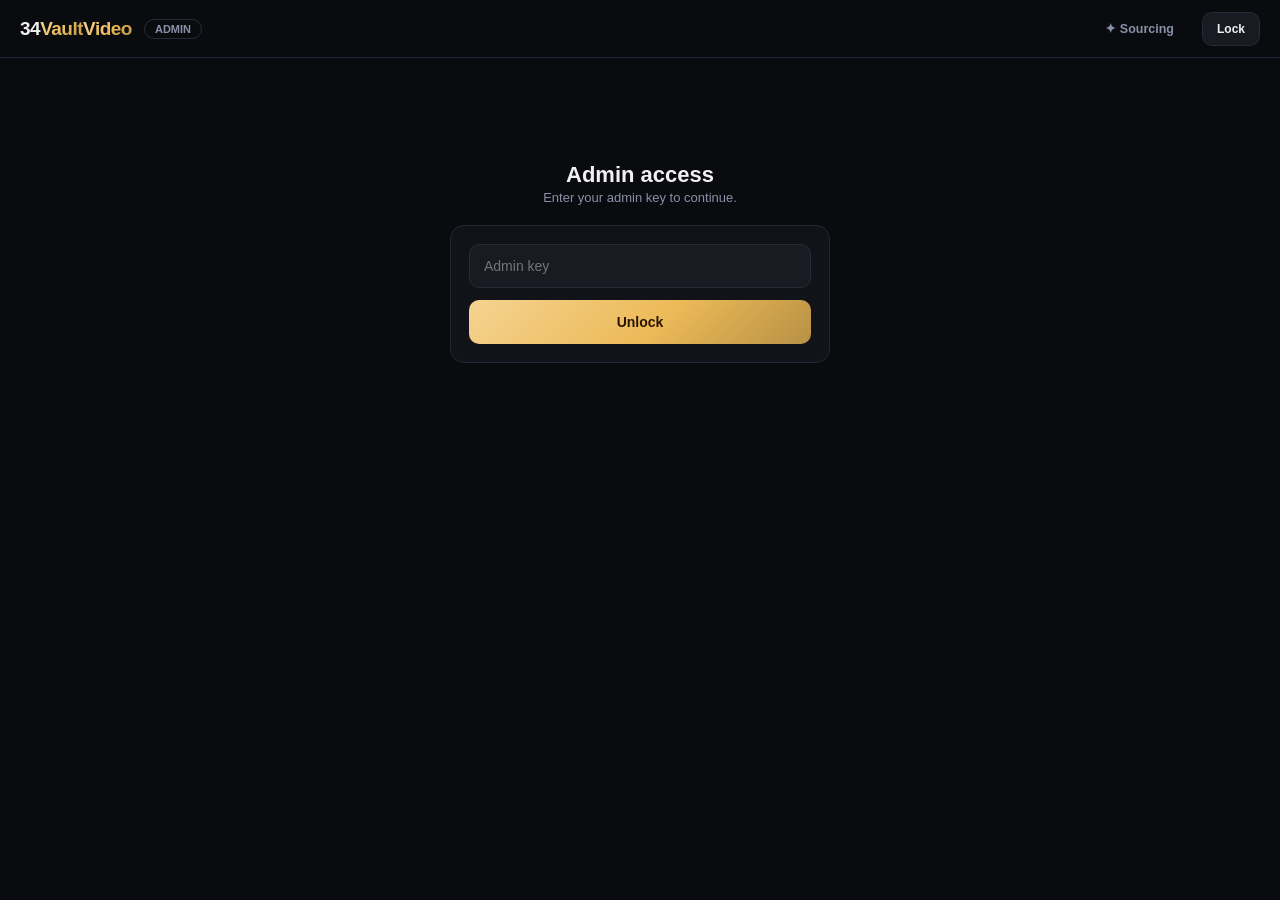
<file: admin.html>
<!DOCTYPE html>
<html lang="en">
<head>
<meta charset="UTF-8" />
<script src="/config.js?v=2"></script>
<meta name="viewport" content="width=device-width, initial-scale=1" />
<meta name="color-scheme" content="dark" />
<link rel="icon" type="image/svg+xml" href="/favicon.svg" />
<link rel="stylesheet" href="/shared.css" />
<title>Admin — Scrape | 34VaultVideo</title>
<meta name="robots" content="noindex, nofollow" />
<style>
  *{box-sizing:border-box}
  body{background:var(--bg,#0a0b0e);color:var(--text,#eef1f8);margin:0;font-family:-apple-system,BlinkMacSystemFont,"Segoe UI",Roboto,sans-serif}
  /* position:static + opaque bg — shared.css's fixed glass bar would float over content (this page's body has no top padding) */
  .topbar{position:static;background:var(--bg,#0a0b0e);height:58px;display:flex;align-items:center;gap:12px;padding:0 20px;border-bottom:1px solid var(--border,#1e222e)}
  .brand{font-size:19px;font-weight:900;letter-spacing:-.5px;cursor:pointer}
  .brand i{font-style:normal;background:var(--grad-accent,linear-gradient(120deg,#ffcb45,#f59e0b));-webkit-background-clip:text;background-clip:text;color:transparent}
  .tag{font-size:11px;font-weight:800;color:var(--sub,#8891a8);border:1px solid var(--border2,#262b3a);border-radius:999px;padding:3px 10px}
  .wrap{max-width:720px;margin:0 auto;padding:24px 18px 60px}
  h1{font-size:20px;font-weight:900;margin:6px 0 2px}
  .sub{font-size:13px;color:var(--sub,#8891a8);margin-bottom:20px}
  .card{background:var(--surface,#111318);border:1px solid var(--border,#1e222e);border-radius:14px;padding:18px;margin-bottom:16px}
  .card h2{font-size:14px;font-weight:900;margin:0 0 12px}
  label{display:block;font-size:12px;font-weight:700;color:var(--sub,#8891a8);margin:0 0 6px}
  input{width:100%;height:44px;background:var(--surface2,#181b22);border:1px solid var(--border2,#262b3a);border-radius:10px;color:var(--text);font-size:14px;padding:0 14px;outline:none}
  input:focus{border-color:var(--accent)}
  .row{display:flex;gap:10px;align-items:flex-end;flex-wrap:wrap}
  .row .f{flex:1;min-width:180px}
  .pages{width:96px;flex:none}
  .btn{height:44px;padding:0 22px;border-radius:10px;border:none;cursor:pointer;font-size:14px;font-weight:800;
    background:var(--grad-accent,linear-gradient(135deg,#ffce54,#f59e0b));color:#2a1500;transition:transform .12s,opacity .15s}
  .btn:hover{transform:translateY(-1px)}
  .btn:disabled{opacity:.5;cursor:not-allowed;transform:none}
  .btn.ghost{background:var(--surface2,#181b22);border:1px solid var(--border2,#262b3a);color:var(--text)}
  .hint{font-size:11.5px;color:var(--sub,#8891a8);line-height:1.6;margin-top:10px}
  .hint code{background:var(--surface2,#181b22);padding:1px 6px;border-radius:5px;color:#dfe3ee;font-size:11px}
  .msg{margin-top:12px;font-size:13px;font-weight:700;padding:10px 14px;border-radius:10px;display:none}
  .msg.ok{display:block;background:rgba(34,197,94,.1);border:1px solid rgba(34,197,94,.3);color:#86efac}
  .msg.err{display:block;background:rgba(225,29,72,.1);border:1px solid rgba(225,29,72,.3);color:#fca5a5}
  .msg.busy{display:block;background:var(--surface2,#181b22);border:1px solid var(--border2,#262b3a);color:var(--sub)}
  .stats{display:grid;grid-template-columns:repeat(auto-fit,minmax(110px,1fr));gap:10px}
  .stat{background:var(--surface2,#181b22);border:1px solid var(--border2,#262b3a);border-radius:12px;padding:14px}
  .stat .n{font-size:24px;font-weight:900}
  .stat .l{font-size:11px;font-weight:700;color:var(--sub,#8891a8);margin-top:2px}
  .gate{max-width:380px;margin:80px auto;text-align:center}
  .gate h1{font-size:22px}
  textarea{width:100%;min-height:130px;background:var(--bg,#0a0b0e);border:1px solid var(--border2,#262b3a);border-radius:11px;color:var(--text,#eef1f8);font-size:13px;line-height:1.6;padding:10px 12px;outline:none;font-family:inherit;resize:vertical}
  textarea:focus{border-color:var(--accent)}
</style>
</head>
<body>
<header class="topbar">
  <div class="brand" onclick="location.href='index.html'">34<i>Vault</i><i>Video</i></div>
  <span class="tag">ADMIN</span>
  <div style="flex:1"></div>
  <a href="sourcing.html" style="font-size:12.5px;font-weight:800;color:var(--sub,#8891a8);text-decoration:none;padding:6px 12px;border-radius:8px;margin-right:4px">✦ Sourcing</a>
  <button class="btn ghost" style="height:34px;padding:0 14px;font-size:12px" onclick="logout()">Lock</button>
</header>

<!-- Key gate -->
<div class="wrap" id="gate" style="display:none">
  <div class="gate">
    <h1>Admin access</h1>
    <div class="sub">Enter your admin key to continue.</div>
    <div class="card">
      <input type="password" id="keyInput" placeholder="Admin key" />
      <button class="btn" style="width:100%;margin-top:12px" onclick="saveKey()">Unlock</button>
      <div class="msg" id="gateMsg"></div>
    </div>
  </div>
</div>

<!-- Main -->
<div class="wrap" id="main" style="display:none">
  <h1>Scrape &amp; host content</h1>
  <div class="sub">Paste a rule34video URL — a single video, an artist, a category, a tag, or a search. It's added to your catalog and hosted in the background.</div>

  <div class="card">
    <div class="stats" id="stats">
      <div class="stat"><div class="n" id="sTotal">—</div><div class="l">Catalog</div></div>
      <div class="stat"><div class="n" id="sHosted">—</div><div class="l">Hosted</div></div>
      <div class="stat"><div class="n" id="sUnhosted">—</div><div class="l">Queued</div></div>
      <div class="stat"><div class="n" id="sCats">—</div><div class="l">Categories</div></div>
      <div class="stat"><div class="n" id="sArtists">—</div><div class="l">Artists</div></div>
    </div>
    <div class="row" style="margin-top:14px">
      <button class="btn" id="hostBtn" onclick="host()">▶ Host queued videos</button>
      <button class="btn ghost" onclick="loadStats()">↻ Refresh</button>
    </div>
    <div class="msg" id="hostMsg"></div>
    <div class="hint">Hosting downloads the queued videos into R2 (your CDN) so they play in your player. Runs in the background — refresh stats after a couple minutes.</div>
  </div>

  <div class="card">
    <h2>Deep backfill — grow toward the full ~300k catalog</h2>
    <div class="row">
      <button class="btn" id="deepBtn" onclick="deepScrape()">⛏ Run deep backfill now</button>
      <button class="btn ghost" onclick="loadStats()">↻ Refresh</button>
    </div>
    <div class="msg" id="deepMsg"></div>
    <div class="hint">Estimates where your catalog leaves off in rule34video's listing and crawls ~200 pages forward from there, skipping anything already in your catalog. A cron also runs this automatically every 4 hours.</div>
  </div>

  <div class="card">
    <h2>Add content</h2>
    <label>rule34video URL</label>
    <div class="row">
      <div class="f"><input id="url" placeholder="https://rule34video.com/models/vicineko/" autocomplete="off" /></div>
      <div class="pages"><label>Pages</label><input id="pages" type="number" min="1" max="20" value="1" /></div>
      <button class="btn" id="go" onclick="scrape()">Scrape</button>
    </div>
    <label style="display:flex;align-items:center;gap:8px;margin-top:12px;cursor:pointer;color:var(--text);font-weight:700">
      <input type="checkbox" id="allPages" onchange="togglePages()" style="width:auto;height:auto" />
      Full library — scrape every page of this artist / category (runs in the background)
    </label>
    <div class="msg" id="msg"></div>
    <div class="hint">
      Works with:
      <code>/video/ID/…</code> (one video) ·
      <code>/models/NAME/</code> (an artist) ·
      <code>/categories/NAME/</code> ·
      <code>/tags/ID/NAME/</code> ·
      <code>/search/QUERY/</code> ·
      <code>/latest-updates/</code><br>
      For listings, <b>Pages</b> controls how many pages to pull (35 videos/page). Newly added videos host automatically in the background.
    </div>
  </div>

  <div class="card">
    <h2>Bulk add</h2>
    <label>One rule34video URL per line — single videos, artists, categories, tags, or searches</label>
    <textarea id="bulk" placeholder="https://rule34video.com/video/3896449/pinkie-pie-s-nightclub/&#10;https://rule34video.com/models/dakized/&#10;https://rule34video.com/categories/pokemon/"></textarea>
    <div class="row" style="margin-top:10px">
      <button class="btn" id="bulkGo" onclick="bulkAdd()">Add all</button>
    </div>
    <div class="msg" id="bulkMsg"></div>
    <div class="hint">Each line is queued one at a time (with a polite delay between requests). Single-video URLs add that exact video with full tags; listing URLs pull their first page.</div>
  </div>

  <div class="card">
    <h2>Pending uploads <span class="tag" id="upCount" style="margin-left:6px">0</span></h2>
    <div id="uploads"><div class="hint">Nothing waiting for review.</div></div>
    <div class="msg" id="upMsg"></div>
  </div>

  <div class="card">
    <h2>Video requests <span class="tag" id="rqCount" style="margin-left:6px">0</span></h2>
    <div id="requests"><div class="hint">No open requests.</div></div>
    <div class="msg" id="rqMsg"></div>
  </div>
</div>

<script>
const API=window.__API__||"https://api.34vault.com";
const $=id=>document.getElementById(id);
let KEY=localStorage.getItem("_vadminKey")||"";

function show(el,cls,txt){ el.className="msg "+cls; el.textContent=txt; }
async function api(path,opts={}){
  // credentials:"include" so this ALSO works via an OWNER/ADMIN session cookie
  // (requireAdminOrOwner accepts either) — the key stays the fallback for a
  // browser that isn't logged in.
  const r=await fetch(API+path,{...opts,credentials:"include",headers:{...(opts.headers||{}),"x-admin-key":KEY,"Content-Type":"application/json"}});
  const d=await r.json().catch(()=>({}));
  if(!r.ok) throw new Error(d.error||("HTTP "+r.status));
  return d;
}
function gate(){ $("gate").style.display=""; $("main").style.display="none"; }
function main(){ $("gate").style.display="none"; $("main").style.display=""; loadStats(); }

async function saveKey(){
  const k=$("keyInput").value.trim();
  if(!k) return;
  KEY=k;
  try{ await api("/api/admin/stats"); localStorage.setItem("_vadminKey",k); main(); }
  catch(e){ show($("gateMsg"),"err","Invalid key."); }
}
function logout(){ localStorage.removeItem("_vadminKey"); KEY=""; gate(); }

async function loadStats(){
  try{
    const s=await api("/api/admin/stats");
    $("sTotal").textContent=s.total; $("sHosted").textContent=s.hosted;
    $("sUnhosted").textContent=s.unhosted; $("sCats").textContent=s.categories; $("sArtists").textContent=s.artists;
  }catch(e){ if(String(e.message).includes("Unauthorized")) gate(); }
}

function togglePages(){ $("pages").disabled=$("allPages").checked; }
async function scrape(){
  const url=$("url").value.trim();
  if(!url){ show($("msg"),"err","Paste a URL first."); return; }
  const all=$("allPages").checked;
  const pages=Math.max(1,Math.min(20,parseInt($("pages").value,10)||1));
  $("go").disabled=true;
  show($("msg"),"busy",all?"Scraping the full library in the background…":"Scraping…");
  try{
    const d=await api("/api/admin/scrape",{method:"POST",body:JSON.stringify(all?{url,all:true}:{url,pages})});
    if(d.started){ show($("msg"),"ok","Full-library scrape started in the background. Refresh stats to watch the catalog grow."); }
    else{ show($("msg"),"ok",`Found ${d.found} · added ${d.added} new · ${d.existed} already had.`); }
    $("url").value="";
    setTimeout(loadStats,1500);
  }catch(e){ show($("msg"),"err",e.message||"Failed"); }
  finally{ $("go").disabled=false; }
}

async function bulkAdd(){
  const lines=$("bulk").value.split("\n").map(s=>s.trim()).filter(s=>/^https?:\/\/(www\.)?rule34video\.com\//.test(s));
  if(!lines.length){ show($("bulkMsg"),"err","Paste at least one rule34video.com URL (one per line)."); return; }
  $("bulkGo").disabled=true;
  let ok=0,fail=0,added=0;
  for(let i=0;i<lines.length;i++){
    show($("bulkMsg"),"busy",`Adding ${i+1} of ${lines.length}… (${ok} ok${fail?`, ${fail} failed`:""})`);
    try{
      const d=await api("/api/admin/scrape",{method:"POST",body:JSON.stringify({url:lines[i],pages:1})});
      ok++; added+=Number(d.added||0);
    }catch(e){ fail++; }
    if(i<lines.length-1) await new Promise(r=>setTimeout(r,700));   // polite to the source
  }
  $("bulkGo").disabled=false;
  show($("bulkMsg"),fail&&!ok?"err":"ok",`Done — ${ok}/${lines.length} URLs processed, ${added} new videos added${fail?`, ${fail} failed`:""}.`);
  loadStats();
}

async function deepScrape(){
  $("deepBtn").disabled=true;
  show($("deepMsg"),"busy","Estimating where to resume and starting…");
  try{
    const d=await api("/api/admin/scrape",{method:"POST",body:JSON.stringify({url:"https://rule34video.com/latest-updates/",all:true,autoStart:true,maxPages:200})});
    show($("deepMsg"),"ok",`Started — crawling pages ${d.startPage}–${d.endPage} in the background.`);
    setTimeout(loadStats,3000);
  }catch(e){ show($("deepMsg"),"err",e.message||"Failed"); }
  finally{ $("deepBtn").disabled=false; }
}

async function host(){
  $("hostBtn").disabled=true;
  show($("hostMsg"),"busy","Starting hosting run…");
  try{
    const d=await api("/api/admin/host",{method:"POST",body:JSON.stringify({limit:120})});
    show($("hostMsg"),"ok","Hosting run started ("+(d.status||"queued")+"). Refresh stats in ~2 min.");
  }catch(e){ show($("hostMsg"),"err",e.message||"Failed"); }
  finally{ $("hostBtn").disabled=false; }
}

// ── moderation queues: pending uploads + video requests ──
// SECURITY: request titles/notes/URLs are USER INPUT. They are only ever rendered
// through escq into text/attribute positions, never interpolated into inline
// onclick JS-strings (that pattern is XSS: the browser HTML-decodes &#39; back to a
// quote BEFORE the JS engine parses the handler). Buttons carry data-* attributes
// and get addEventListener bindings after render. Links are gated to http(s).
const escq=s=>String(s==null?"":s).replace(/[&<>"']/g,c=>({"&":"&amp;","<":"&lt;",">":"&gt;",'"':"&quot;","'":"&#39;"}[c]));
const safeUrl=u=>/^https?:\/\//i.test(String(u||""))?String(u):"";
let _reqUrls={};   // id -> sourceUrl (looked up JS-side, never through the DOM)
async function loadQueues(){
  try{
    const d=await api("/api/admin/video-uploads");
    const list=Array.isArray(d.videos)?d.videos:[];
    document.getElementById("upCount").textContent=String(list.length);
    const upEl=document.getElementById("uploads");
    upEl.innerHTML=list.length?list.map(v=>`
      <div style="display:flex;gap:10px;align-items:center;padding:10px 0;border-bottom:1px solid var(--border,#1e222e)">
        <a href="https://34vaultvideo.com/watch.html?slug=${encodeURIComponent(v.slug)}" target="_blank" rel="noopener"
           style="width:96px;flex-shrink:0;aspect-ratio:16/9;border-radius:8px;overflow:hidden;background:#0d1018;display:block">
          <img src="https://cdn.34vault.com/thumbs/${encodeURIComponent(String(v.sourceId||""))}.jpg" onerror="this.style.display='none'" style="width:100%;height:100%;object-fit:cover" alt=""/>
        </a>
        <div style="flex:1;min-width:0">
          <div style="font-size:13px;font-weight:800;overflow:hidden;text-overflow:ellipsis;white-space:nowrap">${escq(v.title)}</div>
          <div style="font-size:11px;color:var(--sub,#8891a8)">by ${escq((v.artists&&v.artists[0])||"?")} · ${Number(v.duration)||0}s · <a href="https://34vaultvideo.com/watch.html?slug=${encodeURIComponent(v.slug)}" target="_blank" rel="noopener" style="color:var(--accent)">preview</a></div>
        </div>
        <button class="btn up-act" data-id="${Number(v.id)||0}" data-act="approve" style="height:32px;padding:0 14px;font-size:12px">Approve</button>
        <button class="btn ghost up-act" data-id="${Number(v.id)||0}" data-act="reject" style="height:32px;padding:0 12px;font-size:12px">Reject</button>
      </div>`).join(""):`<div class="hint">Nothing waiting for review.</div>`;
    upEl.querySelectorAll(".up-act").forEach(b=>b.addEventListener("click",()=>modUpload(Number(b.dataset.id),b.dataset.act)));
  }catch(e){}
  try{
    const d=await api("/api/admin/video-requests");
    const list=(Array.isArray(d.requests)?d.requests:[]).filter(q=>q.status==="OPEN"||q.status==="IN_REVIEW");
    document.getElementById("rqCount").textContent=String(list.length);
    _reqUrls={};
    list.forEach(q=>{ _reqUrls[q.id]=safeUrl(q.sourceUrl); });
    const rqEl=document.getElementById("requests");
    rqEl.innerHTML=list.length?list.map(q=>{
      const url=safeUrl(q.sourceUrl);
      const scrapable=/^https:\/\/(www\.)?rule34video\.com\//i.test(url);
      return `
      <div style="display:flex;gap:10px;align-items:center;padding:10px 0;border-bottom:1px solid var(--border,#1e222e)">
        <div style="flex:1;min-width:0">
          <div style="font-size:13px;font-weight:800;overflow:hidden;text-overflow:ellipsis;white-space:nowrap">${escq(q.title)}</div>
          <div style="font-size:11px;color:var(--sub,#8891a8);overflow:hidden;text-overflow:ellipsis;white-space:nowrap">
            ${url?`<a href="${escq(url)}" target="_blank" rel="noopener" style="color:var(--accent)">${escq(url)}</a> · `:""}${escq(q.notes||"")}
          </div>
        </div>
        ${scrapable?`<button class="btn rq-scrape" data-id="${escq(q.id)}" style="height:30px;padding:0 12px;font-size:11px">Scrape it</button>`:""}
        <button class="btn ghost rq-act" data-id="${escq(q.id)}" data-st="DONE" style="height:30px;padding:0 12px;font-size:11px">Done</button>
        <button class="btn ghost rq-act" data-id="${escq(q.id)}" data-st="REJECTED" style="height:30px;padding:0 12px;font-size:11px">Reject</button>
      </div>`;
    }).join(""):`<div class="hint">No open requests.</div>`;
    rqEl.querySelectorAll(".rq-act").forEach(b=>b.addEventListener("click",()=>modReq(b.dataset.id,b.dataset.st)));
    rqEl.querySelectorAll(".rq-scrape").forEach(b=>b.addEventListener("click",()=>fulfillReq(b.dataset.id,_reqUrls[b.dataset.id])));
  }catch(e){}
}
async function modUpload(id,action){
  try{ await api("/api/admin/video-uploads/"+id,{method:"POST",body:JSON.stringify({action})}); show(document.getElementById("upMsg"),"ok",action==="approve"?"Approved — it's live.":"Rejected and removed."); }
  catch(e){ show(document.getElementById("upMsg"),"err",e.message||"Failed"); }
  loadQueues();
}
async function modReq(id,status){
  try{ await api("/api/admin/video-requests/"+id,{method:"POST",body:JSON.stringify({status})}); }
  catch(e){ show(document.getElementById("rqMsg"),"err",e.message||"Failed"); }
  loadQueues();
}
async function fulfillReq(id,url){
  if(!url){ show(document.getElementById("rqMsg"),"err","No usable link on this request."); return; }
  try{
    show(document.getElementById("rqMsg"),"busy","Scraping the requested link…");
    await api("/api/admin/scrape",{method:"POST",body:JSON.stringify({url,pages:1})});
    await api("/api/admin/video-requests/"+id,{method:"POST",body:JSON.stringify({status:"DONE"})});
    show(document.getElementById("rqMsg"),"ok","Scraped and marked done.");
  }catch(e){ show(document.getElementById("rqMsg"),"err",e.message||"Failed"); }
  loadQueues();
}
const _mainOrig=main;
main=function(){ _mainOrig(); loadQueues(); };

// boot
if(KEY){ api("/api/admin/stats").then(main).catch(gate); } else { gate(); }
$("keyInput")&&$("keyInput").addEventListener("keydown",e=>{ if(e.key==="Enter") saveKey(); });
$("url")&&$("url").addEventListener("keydown",e=>{ if(e.key==="Enter") scrape(); });
</script>
</body>
</html>
</file>
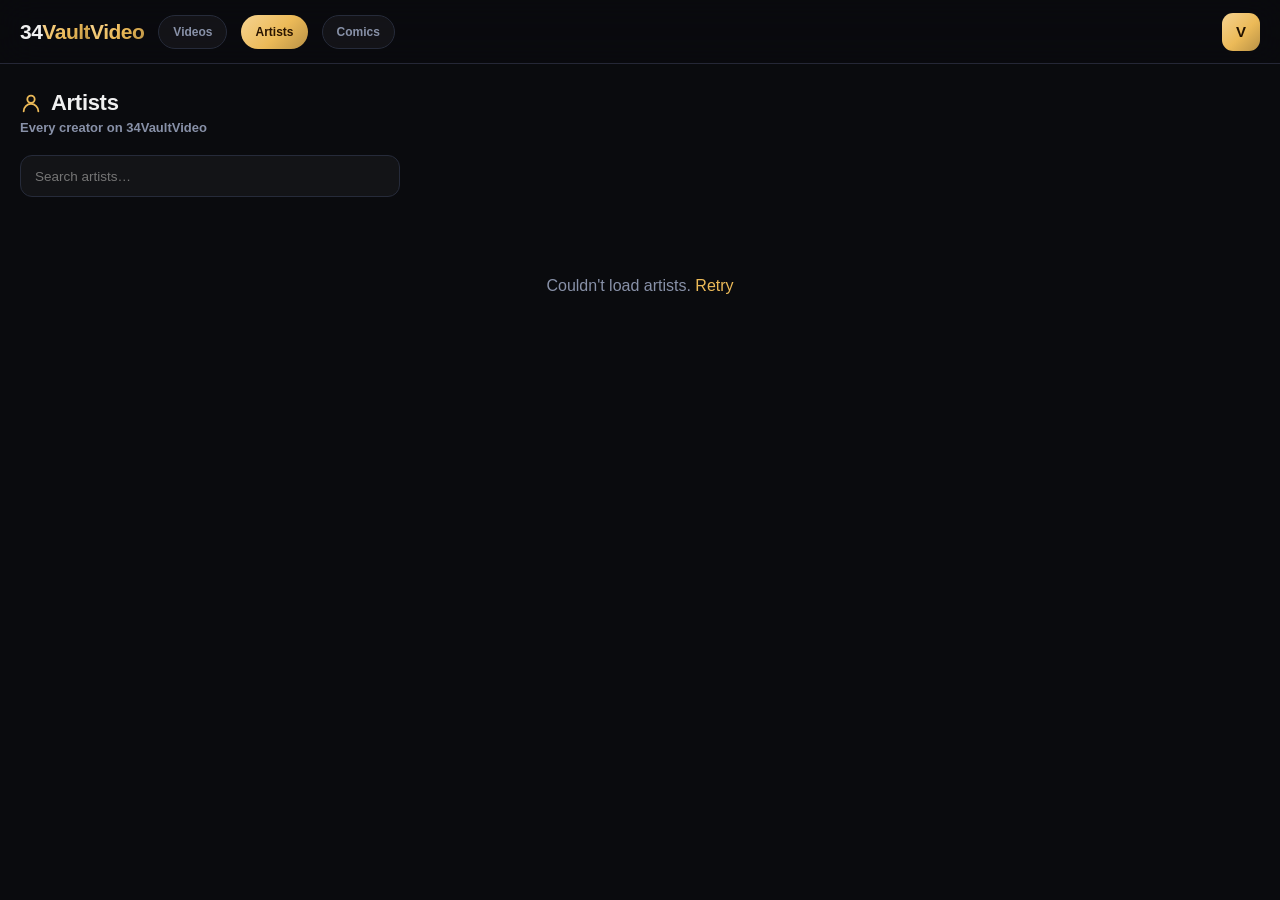
<file: artists.html>
<!DOCTYPE html>
<html lang="en">
<head>
<meta charset="UTF-8" />
<script src="/config.js?v=2"></script>
<meta name="viewport" content="width=device-width, initial-scale=1" />
<meta name="color-scheme" content="dark" />
<meta name="theme-color" content="#0a0b0e" />
<link rel="icon" type="image/svg+xml" href="/favicon.svg" />
<link rel="preconnect" href="https://api.34vault.com" />
<link rel="stylesheet" href="/shared.css" />
<title>Artists | 34VaultVideo</title>
<meta name="description" content="Browse all artists on 34VaultVideo — every creator's videos in one place." />
<style>
  *{box-sizing:border-box}
  body{background:var(--bg,#0a0b0e);color:var(--text,#eef1f8);margin:0;font-family:-apple-system,BlinkMacSystemFont,"Segoe UI",Roboto,sans-serif}
  .topbar{position:sticky;top:0;z-index:50;height:64px;display:flex;align-items:center;gap:14px;
    padding:0 20px;background:rgba(10,11,14,.72);border-bottom:1px solid var(--border,#1e222e);
    backdrop-filter:blur(18px) saturate(1.4);-webkit-backdrop-filter:blur(18px) saturate(1.4)}
  .brand{font-family:var(--font-display,inherit);font-size:21px;font-weight:700;letter-spacing:-.5px;cursor:pointer;line-height:1}
  .brand i{font-style:normal;background:var(--grad-accent,linear-gradient(120deg,#ffcb45,#f59e0b));-webkit-background-clip:text;background-clip:text;color:transparent}
  .nav-pill{height:34px;padding:0 14px;border-radius:999px;background:rgba(255,255,255,.04);
    border:1px solid var(--border2,#262b3a);color:var(--sub,#8891a8);font-size:12px;font-weight:800;cursor:pointer;transition:all .15s}
  .nav-pill:hover{border-color:var(--accent);color:var(--text)}
  .nav-pill.on{background:var(--grad-accent);border:none;color:#2a1500}
  .spacer{flex:1}
  .wrap{max-width:1280px;margin:0 auto;padding:22px 20px 60px}
  .page-h{display:flex;align-items:center;gap:9px;font-size:22px;font-weight:900;letter-spacing:-.3px;margin:4px 0 4px}
  .page-h svg{width:22px;height:22px;fill:none;stroke:var(--accent);stroke-width:2;stroke-linecap:round;stroke-linejoin:round}
  .page-sub{font-size:13px;color:var(--sub,#8891a8);font-weight:600;margin-bottom:20px}
  .agrid{display:grid;grid-template-columns:repeat(auto-fill,minmax(120px,1fr));gap:16px}
  .acard{display:flex;flex-direction:column;align-items:center;gap:9px;text-decoration:none;padding:6px 4px;border-radius:14px;transition:background .15s}
  .acard:hover{background:rgba(255,255,255,.03)}
  .aav{width:80px;height:80px;border-radius:50%;display:grid;place-items:center;font-size:30px;font-weight:900;color:#2a1500;
    background:var(--grad-accent,linear-gradient(135deg,#ffce54,#f59e0b));
    box-shadow:0 0 0 2px var(--bg),0 0 0 3.5px var(--accent-40,rgba(236,186,88,.4)),0 10px 22px -8px var(--accent-45,rgba(236,186,88,.5));
    transition:transform .15s,box-shadow .15s}
  .acard:hover .aav{transform:translateY(-3px);box-shadow:0 0 0 2px var(--bg),0 0 0 3.5px var(--accent),0 14px 26px -8px var(--accent-60,rgba(236,186,88,.7))}
  .aname{font-size:13px;font-weight:800;text-align:center;line-height:1.25;max-width:100%;
    overflow:hidden;text-overflow:ellipsis;white-space:nowrap;
    background:var(--grad-accent);-webkit-background-clip:text;background-clip:text;color:transparent}
  .acount{font-size:11px;font-weight:700;color:var(--sub,#8891a8)}
  .loading,.empty{text-align:center;padding:60px 20px;color:var(--sub,#8891a8)}
  .spin{width:34px;height:34px;border-radius:50%;border:3px solid var(--border,#1e222e);border-top-color:var(--accent);margin:0 auto 14px;animation:sp 1s linear infinite}
  @keyframes sp{to{transform:rotate(360deg)}}
</style>
</head>
<body>
<header class="topbar">
  <div class="brand" onclick="location.href='index.html'">34<i>Vault</i><i>Video</i></div>
  <button class="nav-pill" onclick="location.href='index.html'">Videos</button>
  <button class="nav-pill on" onclick="location.href='artists.html'">Artists</button>
  <button class="nav-pill" onclick="location.href='https://34vault.com/'">Comics</button>
  <div class="spacer"></div>
  <div id="acctMount"></div>
</header>

<div class="wrap">
  <div class="page-h"><svg viewBox="0 0 24 24"><circle cx="12" cy="8" r="4"/><path d="M4 21c0-4.4 3.6-8 8-8s8 3.6 8 8"/></svg> Artists</div>
  <div class="page-sub" id="sub">Every creator on 34VaultVideo</div>
  <input id="artistSearch" placeholder="Search artists…" autocomplete="off"
    style="width:100%;max-width:380px;height:42px;border-radius:12px;background:rgba(255,255,255,.035);border:1px solid var(--border2,#262b3a);color:var(--text,#eef1f8);font-size:13.5px;padding:0 14px;outline:none;margin:0 0 20px;font-family:inherit" />
  <div id="out"><div class="loading"><div class="spin"></div>Loading artists…</div></div>
</div>

<script>
const API=window.__API__||"https://api.34vault.com";
const esc=s=>String(s==null?"":s).replace(/[&<>"']/g,c=>({"&":"&amp;","<":"&lt;",">":"&gt;",'"':"&quot;","'":"&#39;"}[c]));
let _all=[];
function renderArtists(term){
  const out=document.getElementById("out");
  term=String(term||"").trim().toLowerCase();
  const list=term?_all.filter(a=>String(a.name||a.slug).toLowerCase().includes(term)):_all;
  if(!list.length){ out.innerHTML=`<div class="empty">${term?"No artists match “"+esc(term)+"”.":"No artists yet — check back soon."}</div>`; return; }
  out.innerHTML=`<div class="agrid">`+list.map(a=>`
    <a class="acard" href="index.html?artist=${encodeURIComponent(a.slug)}" title="${esc(a.name||a.slug)}">
      <div class="aav">${esc(String(a.name||a.slug).charAt(0).toUpperCase())}</div>
      <div class="aname">${esc(a.name||a.slug)}</div>
      <div class="acount">${a.count} vid${a.count===1?"":"s"}</div>
    </a>`).join("")+`</div>`;
}
(async function(){
  try{
    const r=await fetch(`${API}/api/videos/artists`);
    if(!r.ok) throw 0;
    const d=await r.json();
    _all=Array.isArray(d.artists)?d.artists:[];
    document.getElementById("sub").textContent=`${_all.length} creators · ${_all.reduce((s,a)=>s+(a.count||0),0)} videos`;
    renderArtists("");
    const inp=document.getElementById("artistSearch");
    inp.addEventListener("input",()=>renderArtists(inp.value));
  }catch(e){
    document.getElementById("out").innerHTML=`<div class="empty">Couldn't load artists. <a href="artists.html" style="color:var(--accent)">Retry</a></div>`;
  }
})();
</script>
<script src="/account-menu.js?v=4"></script>
</body>
</html>
</file>
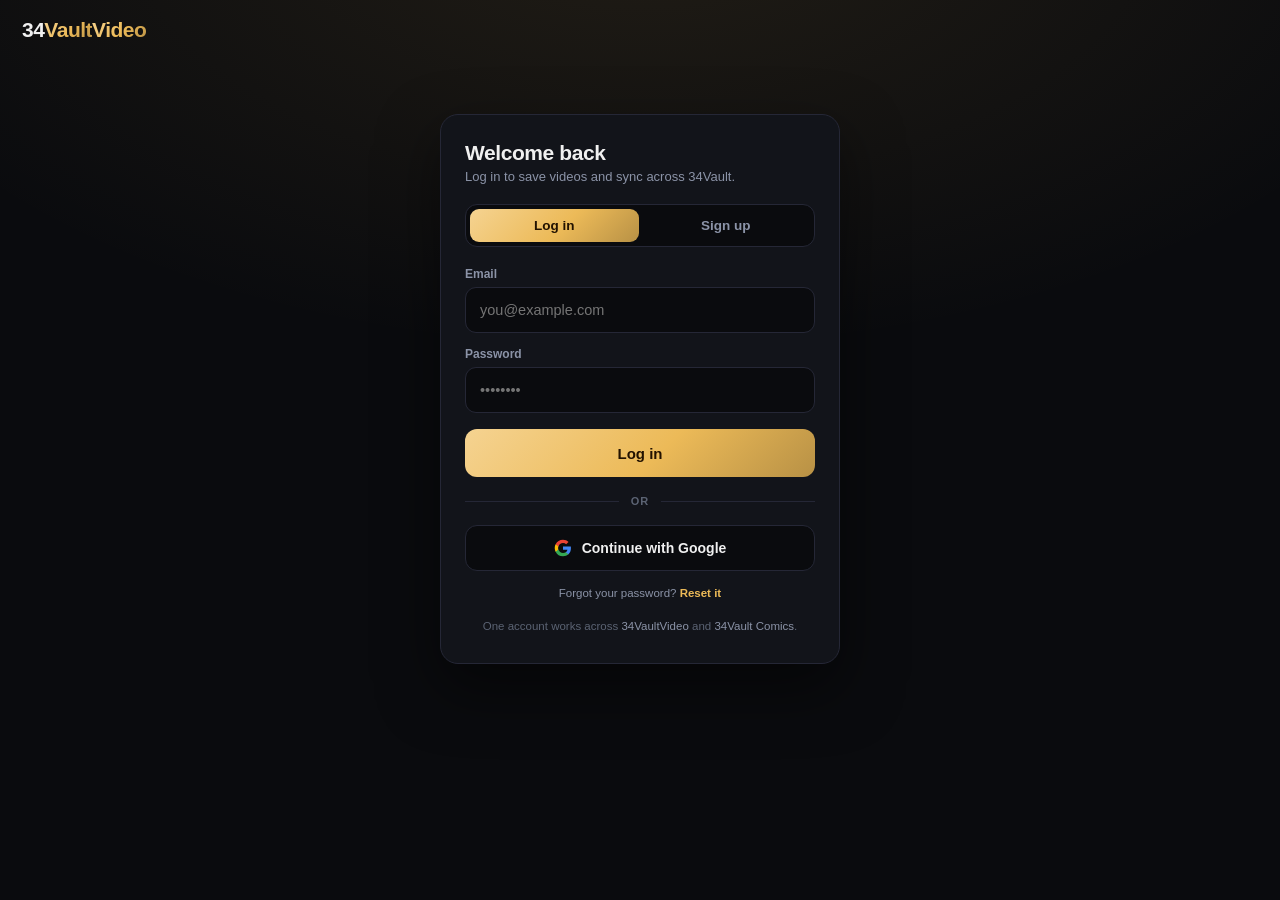
<file: auth.html>
<!DOCTYPE html>
<html lang="en">
<head>
<meta charset="UTF-8" />
<script src="/config.js?v=2"></script>
<meta name="viewport" content="width=device-width, initial-scale=1" />
<meta name="color-scheme" content="dark" />
<meta name="theme-color" content="#0a0b0e" />
<link rel="icon" type="image/svg+xml" href="/favicon.svg" />
<link rel="preconnect" href="https://api.34vault.com" />
<link rel="stylesheet" href="/shared.css" />
<title>Log in | 34VaultVideo</title>
<meta name="robots" content="noindex" />
<style>
  *{box-sizing:border-box}
  body{background:var(--bg,#0a0b0e);color:var(--text,#eef1f8);margin:0;min-height:100vh;
    font-family:-apple-system,BlinkMacSystemFont,"Segoe UI",Roboto,Inter,sans-serif;
    display:flex;flex-direction:column;align-items:center;
    background-image:radial-gradient(120% 90% at 50% -10%,var(--accent-10,rgba(236,186,88,.1)),transparent 55%)}
  .top{width:100%;height:60px;display:flex;align-items:center;padding:0 22px}
  .logo{font-family:var(--font-display,inherit);font-size:21px;font-weight:700;letter-spacing:-.5px;cursor:pointer}
  .logo b{background:var(--grad-accent,linear-gradient(120deg,#ffd36b,#f59e0b));-webkit-background-clip:text;background-clip:text;color:transparent}
  .card{width:100%;max-width:400px;margin:6vh auto auto;padding:26px 24px 28px;
    background:var(--surface,#12141a);border:1px solid var(--border,#242835);border-radius:18px;box-shadow:0 24px 60px rgba(0,0,0,.5)}
  h1{font-size:21px;font-weight:900;letter-spacing:-.02em;margin:0 0 4px}
  .sub{font-size:13px;color:var(--sub,#8b93a7);margin-bottom:20px}
  .tabs{display:flex;gap:3px;background:var(--bg,#0a0b0e);border:1px solid var(--border,#242835);border-radius:12px;padding:4px;margin-bottom:20px}
  .tabs button{flex:1;padding:9px;border:none;background:none;border-radius:9px;font-size:13.5px;font-weight:800;color:var(--sub,#8b93a7);cursor:pointer;transition:.12s}
  .tabs button.on{background:var(--grad-accent,linear-gradient(135deg,#ffce54,#f59e0b));color:#221200}
  label{display:block;font-size:12px;font-weight:700;color:var(--sub,#8b93a7);margin:0 0 6px}
  input{width:100%;height:46px;background:var(--bg,#0a0b0e);border:1px solid var(--border,#242835);border-radius:11px;
    color:var(--text);font-size:14.5px;padding:0 14px;outline:none;transition:.15s;margin-bottom:14px}
  input:focus{border-color:var(--accent);box-shadow:0 0 0 3px var(--accent-15,rgba(236,186,88,.15))}
  .btn{width:100%;height:48px;border:none;border-radius:12px;cursor:pointer;font-size:15px;font-weight:900;
    background:var(--grad-accent,linear-gradient(135deg,#ffce54,#f59e0b));color:#221200;transition:transform .12s,opacity .15s;margin-top:2px}
  .btn:hover{transform:translateY(-1px)}
  .btn:disabled{opacity:.55;cursor:not-allowed;transform:none}
  .or{display:flex;align-items:center;gap:12px;margin:18px 0;color:var(--dim,#5b6373);font-size:11px;font-weight:700;letter-spacing:.1em;text-transform:uppercase}
  .or::before,.or::after{content:"";flex:1;height:1px;background:var(--border,#242835)}
  .google{width:100%;height:46px;border-radius:12px;border:1px solid var(--border,#242835);background:var(--bg,#0a0b0e);
    color:var(--text);font-size:14px;font-weight:800;cursor:pointer;display:flex;align-items:center;justify-content:center;gap:10px;transition:.15s}
  .google:hover{border-color:var(--accent)}
  .google svg{width:18px;height:18px}
  .msg{display:none;margin-bottom:14px;font-size:13px;font-weight:700;padding:10px 13px;border-radius:10px}
  .msg.err{display:block;background:rgba(225,29,72,.12);border:1px solid rgba(225,29,72,.3);color:#fca5a5}
  .msg.ok{display:block;background:rgba(34,197,94,.1);border:1px solid rgba(34,197,94,.3);color:#86efac}
  .foot{font-size:11.5px;color:var(--dim,#5b6373);text-align:center;margin-top:18px;line-height:1.6}
  .foot a{color:var(--sub,#8b93a7);text-decoration:none}
  .hint{font-size:11.5px;color:var(--sub,#8b93a7);text-align:center;margin-top:16px}
  .hint a{color:var(--accent);font-weight:700;text-decoration:none;cursor:pointer}
</style>
</head>
<body>
<div class="top"><div class="logo" onclick="location.href='index.html'">34<b>Vault</b><b>Video</b></div></div>

<div class="card">
  <h1 id="h">Welcome back</h1>
  <div class="sub" id="sub">Log in to save videos and sync across 34Vault.</div>

  <div class="tabs">
    <button id="tabLogin" class="on" type="button" onclick="setMode('login')">Log in</button>
    <button id="tabSignup" type="button" onclick="setMode('signup')">Sign up</button>
  </div>

  <div class="msg" id="msg"></div>

  <form id="form" autocomplete="on">
    <div id="nameWrap" style="display:none">
      <label for="dn">Display name</label>
      <input id="dn" type="text" autocomplete="nickname" placeholder="Your name" />
    </div>
    <label for="email">Email</label>
    <input id="email" type="email" autocomplete="email" placeholder="you@example.com" required />
    <label for="pw">Password</label>
    <input id="pw" type="password" autocomplete="current-password" placeholder="••••••••" required />
    <button class="btn" id="submit" type="submit">Log in</button>
  </form>

  <div class="or">or</div>
  <button class="google" type="button" id="googleBtn">
    <svg viewBox="0 0 24 24"><path fill="#4285F4" d="M22.56 12.25c0-.78-.07-1.53-.2-2.25H12v4.26h5.92a5.06 5.06 0 0 1-2.2 3.32v2.77h3.57c2.08-1.92 3.27-4.74 3.27-8.1Z"/><path fill="#34A853" d="M12 23c2.97 0 5.46-.98 7.28-2.66l-3.57-2.77c-.98.66-2.23 1.06-3.71 1.06-2.86 0-5.29-1.93-6.16-4.53H2.18v2.84A11 11 0 0 0 12 23Z"/><path fill="#FBBC05" d="M5.84 14.1a6.6 6.6 0 0 1 0-4.2V7.06H2.18a11 11 0 0 0 0 9.88l3.66-2.84Z"/><path fill="#EA4335" d="M12 5.38c1.62 0 3.06.56 4.21 1.64l3.15-3.15C17.45 2.09 14.97 1 12 1A11 11 0 0 0 2.18 7.06l3.66 2.84C6.71 7.3 9.14 5.38 12 5.38Z"/></svg>
    Continue with Google
  </button>

  <div class="hint" id="forgot">Forgot your password? <a onclick="location.href='https://34vault.com/forgot-password.html'">Reset it</a></div>
  <div class="foot">One account works across <a href="index.html">34VaultVideo</a> and <a href="https://34vault.com/">34Vault Comics</a>.</div>
</div>

<script>
const API=window.__API__||"https://api.34vault.com";
const $=id=>document.getElementById(id);
const next=new URLSearchParams(location.search).get("next")||"index.html";
let mode="login";
if(new URLSearchParams(location.search).get("mode")==="signup") mode="signup";

function setMode(m){
  mode=m;
  $("tabLogin").classList.toggle("on",m==="login");
  $("tabSignup").classList.toggle("on",m==="signup");
  $("nameWrap").style.display = m==="signup" ? "" : "none";
  $("h").textContent = m==="signup" ? "Create your account" : "Welcome back";
  $("sub").textContent = m==="signup" ? "Sign up to save videos and sync across 34Vault." : "Log in to save videos and sync across 34Vault.";
  $("submit").textContent = m==="signup" ? "Create account" : "Log in";
  $("pw").autocomplete = m==="signup" ? "new-password" : "current-password";
  $("forgot").style.display = m==="signup" ? "none" : "";
  $("msg").className="msg";
}
setMode(mode);

function show(cls,txt){ const m=$("msg"); m.className="msg "+cls; m.textContent=txt; }

async function api(path,body){
  const r=await fetch(API+path,{method:"POST",credentials:"include",headers:{"Content-Type":"application/json"},body:JSON.stringify(body)});
  const d=await r.json().catch(()=>({}));
  if(!r.ok) throw new Error(d.error||d.message||("HTTP "+r.status));
  return d;
}

$("form").addEventListener("submit",async e=>{
  e.preventDefault();
  const email=$("email").value.trim(), pw=$("pw").value, dn=$("dn").value.trim();
  if(!email||!pw){ show("err","Enter your email and password."); return; }
  if(mode==="signup" && pw.length<6){ show("err","Password must be at least 6 characters."); return; }
  $("submit").disabled=true; const orig=$("submit").textContent; $("submit").textContent="Please wait…"; $("msg").className="msg";
  try{
    const d = mode==="signup"
      ? await api("/api/auth/register",{email,password:pw,displayName:dn||email.split("@")[0]})
      : await api("/api/auth/login",{email,password:pw});
    // Fallback for browsers that restrict the cross-site session cookie (mobile
    // Safari's ITP, notably) — see config.js for how this token gets used.
    if(d&&d.token&&window.__setAuthToken) window.__setAuthToken(d.token);
    show("ok","Success! Redirecting…");
    setTimeout(()=>location.href=next,500);
  }catch(err){
    show("err",err.message||"Something went wrong.");
    $("submit").disabled=false; $("submit").textContent=orig;
  }
});

// Google OAuth (shared backend). Pass where to return so the callback can send you back here.
$("googleBtn").addEventListener("click",()=>{
  location.href=API+"/api/auth/google?return="+encodeURIComponent(location.origin+"/"+next);
});

// Already logged in? skip straight through.
fetch(API+"/api/me",{credentials:"include"}).then(r=>r.ok?r.json():null).then(me=>{ if(me) location.href=next; }).catch(()=>{});
</script>
</body>
</html>
</file>
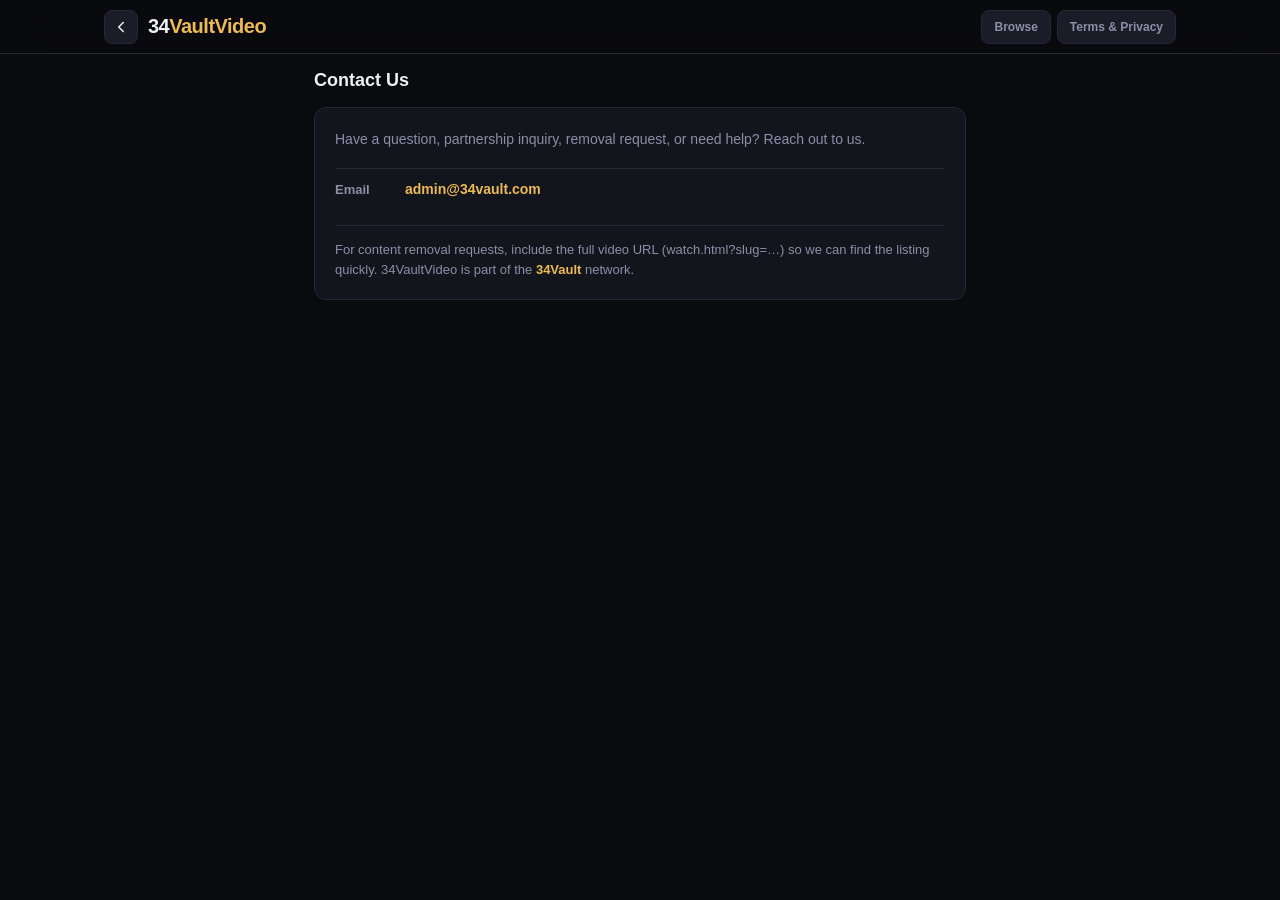
<file: contact.html>
<!DOCTYPE html>
<html lang="en">
<head>
<meta charset="UTF-8" />
<script src="/config.js?v=2"></script>
<meta name="viewport" content="width=device-width, initial-scale=1" />
<link rel="icon" type="image/svg+xml" href="/favicon.svg" />
<link rel="stylesheet" href="/shared.css" />
<title>Contact Us | 34VaultVideo</title>
<meta name="robots" content="noindex" />
<style>

*, *::before, *::after { box-sizing: border-box; margin: 0; padding: 0; }
body {
  font-family: -apple-system, BlinkMacSystemFont, 'Segoe UI', sans-serif;
  background: var(--bg); color: var(--text); min-height: 100dvh;
  padding-top: var(--topH);
  padding-bottom: 32px;
  overflow-x: hidden;
}
a { color: inherit; text-decoration: none; }

/* ── TOPBAR ── shared.css supplies the glass bar (kept in sync across all pages) */
.back-btn {
  width: 34px; height: 34px; border-radius: 8px;
  background: var(--panel2); border: 1px solid var(--border);
  display: flex; align-items: center; justify-content: center;
  cursor: pointer; transition: all .15s; flex-shrink: 0;
}
.back-btn:hover { border-color: var(--accent); }
.brand { font-size: 20px; font-weight: 900; cursor: pointer; user-select: none; flex-shrink: 0; }
.brand em { color: var(--accent); font-style: normal; }
.spacer { flex: 1; }
.desktop-nav { display: none; }
@media (min-width: 900px) {
  .desktop-nav { display: flex; gap: 6px; align-items: center; }
  .desktop-nav a {
    height: 34px; padding: 0 12px; border-radius: 8px;
    background: var(--panel2); border: 1px solid var(--border);
    font-size: 12px; font-weight: 700; color: var(--muted);
    display: flex; align-items: center; transition: all .15s;
  }
  .desktop-nav a:hover { color: var(--text); border-color: var(--accent); }
}
@media (prefers-reduced-motion: reduce) { *, *::before, *::after { animation: none !important; transition: none !important; } }

/* ── PAGE ── */
.page { max-width: 680px; margin: 0 auto; padding: 16px 14px; }

.page-title {
  font-size: 18px; font-weight: 900; margin-bottom: 16px;
}

.info-card {
  background: var(--panel); border: 1px solid var(--border);
  border-radius: var(--radius); padding: 20px;
}
.info-text {
  font-size: 14px; color: var(--muted); line-height: 1.6; margin-bottom: 18px;
}
.info-row {
  display: flex; align-items: center; gap: 10px;
  padding: 12px 0; border-top: 1px solid var(--border);
}
.info-row:first-of-type { border-top: none; }
.info-label {
  font-size: 13px; font-weight: 700; color: var(--muted); min-width: 60px;
}
.info-value {
  font-size: 14px; font-weight: 700;
}
.info-value a {
  color: var(--accent); transition: color .15s;
}
.info-value a:hover {
  color: var(--accent2); text-decoration: underline;
}
.info-hint {
  font-size: 13px; color: var(--muted); margin-top: 16px; padding-top: 14px;
  border-top: 1px solid var(--border); line-height: 1.5;
}
</style>
</head>
<body>

<div class="topbar">
  <div class="topbar-inner">
    <div class="back-btn" onclick="history.length>1?history.back():location.href='index.html'">
      <svg width="18" height="18" viewBox="0 0 24 24" fill="none" stroke="currentColor" stroke-width="2" stroke-linecap="round" stroke-linejoin="round"><polyline points="15 18 9 12 15 6"/></svg>
    </div>
    <div class="brand" onclick="location.href='index.html'">34<em>Vault</em><em>Video</em></div>
    <div class="spacer"></div>
    <div class="desktop-nav">
      <a href="index.html">Browse</a>
      <a href="policy.html">Terms &amp; Privacy</a>
    </div>
  </div>
</div>

<div class="page">
  <div class="page-title">Contact Us</div>

  <div class="info-card">
    <div class="info-text">
      Have a question, partnership inquiry, removal request, or need help? Reach out to us.
    </div>

    <div class="info-row">
      <div class="info-label">Email</div>
      <div class="info-value"><a href="mailto:admin@34vault.com">admin@34vault.com</a></div>
    </div>

    <div class="info-hint">
      For content removal requests, include the full video URL (watch.html?slug=…) so we can find the listing quickly.
      34VaultVideo is part of the <a href="https://34vault.com/" rel="noopener" style="color:var(--accent);font-weight:700">34Vault</a> network.
    </div>
  </div>
</div>

</body>
</html>
</file>
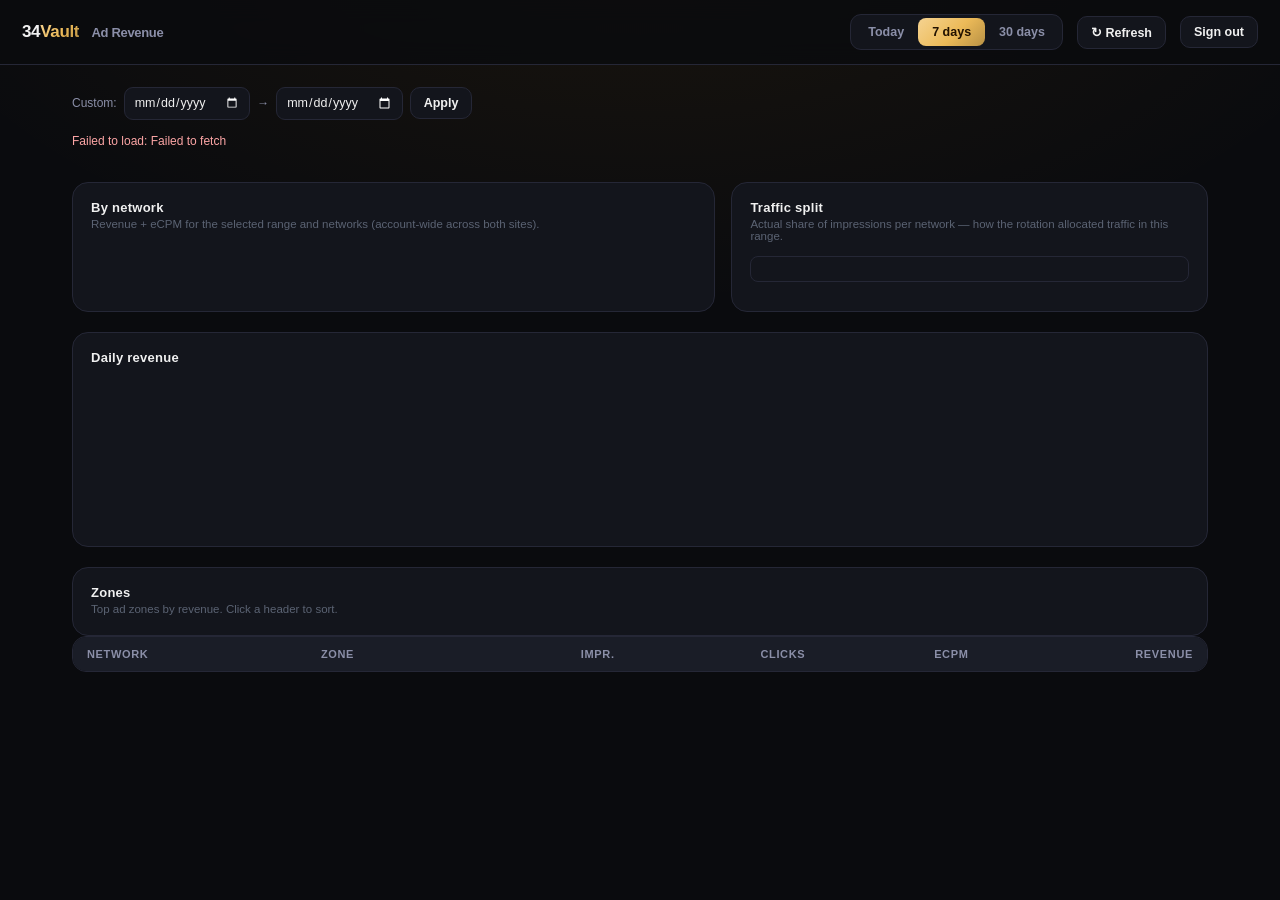
<file: dashboard.html>
<!DOCTYPE html>
<html lang="en">
<head>
<meta charset="UTF-8" />
<script src="/config.js?v=2"></script>
<meta name="viewport" content="width=device-width, initial-scale=1" />
<meta name="color-scheme" content="dark" />
<meta name="theme-color" content="#0a0b0e" />
<meta name="robots" content="noindex,nofollow" />
<link rel="icon" type="image/svg+xml" href="/favicon.svg" />
<link rel="preconnect" href="https://api.34vault.com" />
<title>Ad Revenue · 34Vault</title>
<style>
  *{box-sizing:border-box}
  :root{--bg:#0a0b0e;--panel:#13151c;--panel2:#1a1d27;--border:#252736;--text:#f0f0f0;--muted:#8b8fa8;--dim:#5b6373;--accent:#ecba58;--ok:#22c55e}
  body{margin:0;background:var(--bg);color:var(--text);font-family:-apple-system,BlinkMacSystemFont,"Segoe UI",Roboto,Inter,sans-serif;
    background-image:radial-gradient(110% 80% at 50% -10%,rgba(245,158,11,.07),transparent 55%);min-height:100vh}
  .num{font-variant-numeric:tabular-nums}
  .top{position:sticky;top:0;z-index:20;display:flex;align-items:center;gap:14px;flex-wrap:wrap;
    padding:14px 22px;background:rgba(10,11,14,.82);backdrop-filter:blur(12px);border-bottom:1px solid var(--border)}
  .brand{font-size:17px;font-weight:900;letter-spacing:-.02em}
  .brand b{background:var(--grad-accent,linear-gradient(120deg,#f7d489,#ecba58));-webkit-background-clip:text;background-clip:text;color:transparent}
  .brand span{color:var(--muted);font-weight:700;font-size:13px;margin-left:8px}
  .spacer{flex:1}
  .seg{display:flex;background:var(--panel);border:1px solid var(--border);border-radius:11px;padding:3px}
  .seg button{border:none;background:none;color:var(--muted);font-weight:800;font-size:12.5px;padding:7px 14px;border-radius:8px;cursor:pointer}
  .seg button.on{background:var(--grad-accent,linear-gradient(135deg,#f7d489,#ecba58));color:#221200}
  .ghost{border:1px solid var(--border);background:var(--panel);color:var(--text);font-weight:800;font-size:12.5px;padding:8px 13px;border-radius:10px;cursor:pointer}
  .ghost:hover{border-color:var(--accent)}
  .wrap{max-width:1180px;margin:0 auto;padding:22px}
  .ctlrow{display:flex;align-items:center;gap:14px;flex-wrap:wrap;margin-bottom:14px}
  .daterange{display:flex;align-items:center;gap:7px;font-size:12px;color:var(--muted)}
  .daterange input{background:var(--panel);border:1px solid var(--border);border-radius:9px;color:var(--text);font-size:12.5px;padding:7px 9px;color-scheme:dark;font-family:inherit}
  .daterange input:focus{outline:none;border-color:var(--accent)}
  .chips{display:flex;gap:7px;flex-wrap:wrap}
  .chip{display:inline-flex;align-items:center;gap:7px;padding:7px 12px;border-radius:20px;border:1px solid var(--border);background:var(--panel);color:var(--muted);font-size:12.5px;font-weight:800;cursor:pointer;transition:.12s}
  .chip.on{color:var(--text);border-color:var(--accent)}
  .chip.pending{opacity:.7}
  .dot{width:8px;height:8px;border-radius:50%;display:inline-block;vertical-align:middle}
  .meta{display:flex;align-items:center;gap:14px;flex-wrap:wrap;color:var(--dim);font-size:12px;margin-bottom:14px}
  .note{background:rgba(245,158,11,.08);border:1px solid rgba(245,158,11,.28);color:#ffd98a;font-size:12px;font-weight:600;padding:9px 13px;border-radius:10px;margin-bottom:16px;display:none}
  .cards{display:grid;grid-template-columns:repeat(4,1fr);gap:13px;margin-bottom:20px}
  .card{background:var(--panel);border:1px solid var(--border);border-radius:16px;padding:16px 17px}
  .card .k{font-size:11px;font-weight:800;letter-spacing:.09em;text-transform:uppercase;color:var(--muted)}
  .card .v{font-size:28px;font-weight:900;letter-spacing:-.02em;margin-top:7px}
  .card .sub{font-size:12px;color:var(--dim);margin-top:4px}
  .grid2{display:grid;grid-template-columns:1.35fr 1fr;gap:16px;margin-bottom:20px}
  .panel{background:var(--panel);border:1px solid var(--border);border-radius:16px;padding:17px 18px}
  .panel h2{font-size:13px;font-weight:900;letter-spacing:.02em;margin:0 0 3px}
  .panel .hint{font-size:11.5px;color:var(--dim);margin:0 0 14px}
  .netrow{display:grid;grid-template-columns:1fr auto;gap:4px 12px;align-items:center;padding:11px 0;border-top:1px solid var(--border)}
  .netrow:first-of-type{border-top:none}
  .netname{font-weight:800;font-size:13.5px;display:flex;align-items:center;gap:8px}
  .netmoney{font-weight:900;font-size:14.5px}
  .bar{grid-column:1/-1;height:6px;border-radius:4px;background:var(--panel2);overflow:hidden;margin-top:2px}
  .bar i{display:block;height:100%;border-radius:4px}
  .netsub{grid-column:1/-1;font-size:11.5px;color:var(--muted);display:flex;gap:14px}
  .weights{display:flex;height:26px;border-radius:8px;overflow:hidden;border:1px solid var(--border);margin:2px 0 12px}
  .weights i{height:100%}
  .wlegend{display:flex;flex-direction:column;gap:7px}
  .wlegend .wl{display:flex;align-items:center;justify-content:space-between;font-size:12.5px}
  .chart{width:100%;height:150px;display:block}
  .chart .lbl{fill:var(--dim);font-size:9px}
  .tblwrap{overflow-x:auto;border:1px solid var(--border);border-radius:14px}
  table{width:100%;border-collapse:collapse;font-size:13px;min-width:640px}
  th,td{padding:11px 14px;text-align:right;white-space:nowrap}
  th:first-child,td:first-child,th:nth-child(2),td:nth-child(2){text-align:left}
  thead th{background:var(--panel2);color:var(--muted);font-size:11px;font-weight:800;letter-spacing:.06em;text-transform:uppercase;cursor:pointer;user-select:none}
  tbody tr{border-top:1px solid var(--border)}
  tbody tr:hover{background:var(--panel2)}
  .pill{display:inline-flex;align-items:center;gap:6px;font-weight:800;font-size:12.5px}
  .empty{padding:60px 20px;text-align:center;color:var(--dim)}
  .gate{max-width:380px;margin:14vh auto;background:var(--panel);border:1px solid var(--border);border-radius:18px;padding:26px 24px;text-align:center}
  .gate h1{font-size:19px;margin:0 0 6px}
  .gate p{color:var(--muted);font-size:13px;margin:0 0 18px}
  .gate input{width:100%;height:46px;background:var(--bg);border:1px solid var(--border);border-radius:11px;color:var(--text);font-size:14px;padding:0 14px;margin-bottom:12px;outline:none}
  .gate input:focus{border-color:var(--accent)}
  .gate button{width:100%;height:46px;border:none;border-radius:11px;background:var(--grad-accent,linear-gradient(135deg,#f7d489,#ecba58));color:#221200;font-weight:900;font-size:14.5px;cursor:pointer}
  .err{color:#fca5a5;font-size:12.5px;margin-top:10px;min-height:16px}
  @media(max-width:820px){.cards{grid-template-columns:repeat(2,1fr)}.grid2{grid-template-columns:1fr}}
</style>
</head>
<body>

<div id="app" style="display:none">
  <div class="top">
    <div class="brand">34<b>Vault</b> <span>Ad Revenue</span></div>
    <div class="spacer"></div>
    <div class="seg" id="rangeSeg">
      <button data-r="1d">Today</button>
      <button data-r="7d" class="on">7 days</button>
      <button data-r="30d">30 days</button>
    </div>
    <button class="ghost" id="refreshBtn">↻ Refresh</button>
    <button class="ghost" id="logoutBtn">Sign out</button>
  </div>

  <div class="wrap">
    <div class="ctlrow">
      <div class="daterange">
        <span>Custom:</span>
        <input type="date" id="dFrom" /> <span>→</span> <input type="date" id="dTo" />
        <button class="ghost" id="applyRange">Apply</button>
      </div>
      <div class="spacer"></div>
      <div class="chips" id="netChips"></div>
    </div>
    <div class="meta" id="meta"></div>
    <div class="note" id="repNote"></div>
    <div class="cards" id="cards"></div>
    <div class="grid2">
      <div class="panel">
        <h2>By network</h2>
        <p class="hint">Revenue + eCPM for the selected range and networks (account-wide across both sites).</p>
        <div id="networks"></div>
      </div>
      <div class="panel">
        <h2>Traffic split</h2>
        <p class="hint">Actual share of impressions per network — how the rotation allocated traffic in this range.</p>
        <div class="weights" id="weightsBar"></div>
        <div class="wlegend" id="weightsLegend"></div>
      </div>
    </div>
    <div class="panel" style="margin-bottom:20px">
      <h2>Daily revenue</h2>
      <p class="hint" id="trendHint"></p>
      <svg class="chart" id="chart" preserveAspectRatio="none"></svg>
    </div>
    <div class="panel" style="padding:17px 18px 6px">
      <h2>Zones</h2>
      <p class="hint" id="zonesHint">Top ad zones by revenue. Click a header to sort.</p>
    </div>
    <div class="tblwrap">
      <table id="zoneTbl">
        <thead><tr>
          <th data-s="network">Network</th><th data-s="label">Zone</th>
          <th data-s="impressions">Impr.</th><th data-s="clicks">Clicks</th>
          <th data-s="ecpm">eCPM</th><th data-s="revenue">Revenue</th>
        </tr></thead>
        <tbody id="zoneBody"></tbody>
      </table>
    </div>
  </div>
</div>

<div id="gate" class="gate" style="display:none">
  <h1>Ad dashboard</h1>
  <p>Log in as owner to view automatically, or enter your admin key.</p>
  <input id="keyInput" type="password" placeholder="ADMIN_KEY" autocomplete="off" />
  <button id="keyBtn">Unlock</button>
  <div class="err" id="gateErr"></div>
</div>

<script>
const API = window.__API__ || "https://api.34vault.com";
const $ = id => document.getElementById(id);
const KEY = () => sessionStorage.getItem("adkey") || "";
const ALL_NETS = ["ExoClick","Adsterra","TrafficStars","JuicyAds"];
const NET_COLOR = { ExoClick:"#f59e0b", TrafficStars:"#3b82f6", JuicyAds:"#a855f7", Adsterra:"#ef4444", HilltopAds:"#14b8a6", House:"#64748b" };
const color = n => NET_COLOR[n] || "#64748b";
const money = n => "$" + (Number(n)||0).toLocaleString(undefined,{minimumFractionDigits:2,maximumFractionDigits:2});
const money3 = n => "$" + (Number(n)||0).toLocaleString(undefined,{minimumFractionDigits:3,maximumFractionDigits:3});
const intf = n => (Number(n)||0).toLocaleString();
let range = "7d", customFrom = "", customTo = "", lastData = null, lastWeights = { networks:{} };
let sel = new Set(ALL_NETS), sortKey = "revenue", sortDir = -1;

function showGate(msg){ $("app").style.display="none"; $("gate").style.display="block"; $("gateErr").textContent=msg||""; $("keyInput").focus(); }
function showApp(){ $("gate").style.display="none"; $("app").style.display="block"; }
function qs(){ return (customFrom && customTo) ? ("from="+customFrom+"&to="+customTo) : ("range="+range); }

async function load(){
  $("meta").innerHTML = '<span style="color:var(--muted)">Loading…</span>';
  let d;
  try{
    const headers = KEY() ? { "x-admin-key":KEY() } : {};
    const r = await fetch(API+"/api/admin/ads/stats?"+qs(), { credentials:"include", headers });
    if(r.status===401 || r.status===403){ if(KEY()){ sessionStorage.removeItem("adkey"); return showGate("That key was rejected."); } return showGate(); }
    if(!r.ok) throw new Error("HTTP "+r.status);
    d = await r.json();
  }catch(e){ showApp(); $("meta").innerHTML='<span style="color:#fca5a5">Failed to load: '+e.message+'</span>'; return; }
  try{ lastWeights = await (await fetch(API+"/api/ads/weights",{credentials:"include"})).json(); }catch(e){ lastWeights={networks:{}}; }
  lastData = d; showApp(); render();
}

function render(){
  const d = lastData, rep = d.reporting || {};
  // network chips (only configured networks)
  const chipNets = ALL_NETS.filter(n => rep[n] && rep[n] !== "off");
  $("netChips").innerHTML = chipNets.map(n => {
    const on = sel.has(n), pend = rep[n]==="pending";
    return '<button class="chip '+(on?'on':'')+(pend?' pending':'')+'" data-net="'+n+'"><span class="dot" style="background:'+(on?color(n):'#3a3f4d')+'"></span>'+n+(pend?' · pending':'')+'</button>';
  }).join("");

  const nets = ALL_NETS.filter(n => sel.has(n));
  const daily = (d.daily||[]).filter(r => sel.has(r.network));
  let tR=0,tI=0,tC=0; const per={}, dayMap={};
  for(const r of daily){
    tR+=r.revenue; tI+=r.impressions; tC+=r.clicks;
    (per[r.network]=per[r.network]||{network:r.network,revenue:0,impressions:0,clicks:0});
    per[r.network].revenue+=r.revenue; per[r.network].impressions+=r.impressions; per[r.network].clicks+=r.clicks;
    (dayMap[r.date]=dayMap[r.date]||{date:r.date,revenue:0,impressions:0});
    dayMap[r.date].revenue+=r.revenue; dayMap[r.date].impressions+=r.impressions;
  }
  const networks = Object.values(per).map(n=>({...n,ecpm:n.impressions?n.revenue/n.impressions*1000:0})).sort((a,b)=>b.revenue-a.revenue);
  const dailyArr = Object.values(dayMap).map(x=>({...x})).sort((a,b)=>a.date<b.date?-1:1);

  // meta
  const pulled = d.pulledAt ? new Date(d.pulledAt).toLocaleTimeString([], {hour:'2-digit',minute:'2-digit'}) : "—";
  $("meta").innerHTML = '<span>'+d.from+' → '+d.to+' · pulled '+pulled+' · UTC dates</span>';

  // reporting note
  const pendingSel = nets.filter(n => rep[n]==="pending");
  $("repNote").style.display = pendingSel.length ? "block" : "none";
  if(pendingSel.length) $("repNote").textContent = "⚠ "+pendingSel.join(", ")+" is serving but its reporting API isn't wired yet — these totals don't include its revenue.";

  // cards
  $("cards").innerHTML = [
    ["Revenue", money(tR), rangeLabel()],
    ["eCPM", money3(tI?tR/tI*1000:0), "per 1,000 impressions"],
    ["Impressions", intf(tI), ""],
    ["Clicks", intf(tC), (tI? ((tC/tI*100).toFixed(2)+"% CTR"):"")]
  ].map(([k,v,s])=>'<div class="card"><div class="k">'+k+'</div><div class="v num">'+v+'</div><div class="sub num">'+s+'</div></div>').join("");

  // networks
  const maxRev = Math.max(0.0001, ...networks.map(n=>n.revenue));
  $("networks").innerHTML = networks.length ? networks.map(n=>
    '<div class="netrow"><div class="netname"><span class="dot" style="background:'+color(n.network)+'"></span>'+n.network+'</div>'+
    '<div class="netmoney num">'+money(n.revenue)+'</div>'+
    '<div class="bar"><i style="width:'+(n.revenue/maxRev*100)+'%;background:'+color(n.network)+'"></i></div>'+
    '<div class="netsub num"><span>eCPM '+money3(n.ecpm)+'</span><span>'+intf(n.impressions)+' impr</span><span>'+intf(n.clicks)+' clicks</span></div></div>'
  ).join("") : '<div class="empty">No revenue in this range for the selected networks.</div>';

  // traffic split — actual impression share per network (the real rotation outcome)
  const totImp = networks.reduce((s,n)=>s+n.impressions,0);
  const tsplit = networks.slice().sort((a,b)=>b.impressions-a.impressions);
  if(totImp>0){
    $("weightsBar").innerHTML = tsplit.map(n=>'<i style="width:'+(n.impressions/totImp*100)+'%;background:'+color(n.network)+'" title="'+n.network+' '+(n.impressions/totImp*100).toFixed(1)+'%"></i>').join("");
    $("weightsLegend").innerHTML = tsplit.map(n=>'<div class="wl"><span><span class="dot" style="background:'+color(n.network)+'"></span>'+n.network+'</span><b class="num">'+(n.impressions/totImp*100).toFixed(1)+'%</b></div>').join("");
  } else {
    $("weightsBar").innerHTML='<i style="width:100%;background:var(--panel2)"></i>';
    $("weightsLegend").innerHTML='<div class="wl" style="color:var(--dim)">No impressions in range.</div>';
  }

  drawChart(dailyArr);
  renderZones();
}

function rangeLabel(){ if(customFrom&&customTo) return customFrom+" → "+customTo; return range==="1d"?"today":range==="30d"?"last 30 days":"last 7 days"; }

function drawChart(daily){
  const svg=$("chart"), W=1000, H=150, pad=18;
  svg.setAttribute("viewBox","0 0 "+W+" "+H);
  $("trendHint").textContent = daily.length? "Revenue per day (selected networks)" : "No daily rows in this range.";
  if(!daily.length){ svg.innerHTML=""; return; }
  const max=Math.max(0.0001,...daily.map(d=>d.revenue));
  const bw=(W-pad*2)/daily.length, gap=Math.min(8,bw*0.25);
  let out='<line x1="'+pad+'" y1="'+(H-pad)+'" x2="'+(W-pad)+'" y2="'+(H-pad)+'" stroke="#252736"/>';
  daily.forEach((d,i)=>{
    const h=(d.revenue/max)*(H-pad*2), x=pad+i*bw+gap/2, y=H-pad-h;
    out+='<rect x="'+x+'" y="'+y+'" width="'+Math.max(1,bw-gap)+'" height="'+Math.max(1,h)+'" rx="3" fill="url(#g)"><title>'+d.date+" · "+money(d.revenue)+'</title></rect>';
    if(daily.length<=14 || i%Math.ceil(daily.length/10)===0) out+='<text class="lbl" x="'+(x+(bw-gap)/2)+'" y="'+(H-6)+'" text-anchor="middle">'+d.date.slice(5)+'</text>';
  });
  out+='<text class="lbl" x="'+pad+'" y="12">'+money(max)+'</text>';
  svg.innerHTML='<defs><linearGradient id="g" x1="0" x2="0" y1="0" y2="1"><stop offset="0" stop-color="#f7d489"/><stop offset="1" stop-color="#ecba58"/></linearGradient></defs>'+out;
}

function renderZones(){
  const hasExo = sel.has("ExoClick");
  $("zonesHint").innerHTML = "Top ad zones by revenue. Click a header to sort." + (hasExo ? " <span style='color:var(--dim)'>ExoClick zones show a rolling ~7-day window (its API has no per-day zone split); Adsterra/TrafficStars match the range.</span>" : "");
  const zones=(lastData.zones||[]).filter(z=>sel.has(z.network)).slice().sort((a,b)=>{
    const av=a[sortKey], bv=b[sortKey];
    if(typeof av==="string") return sortDir*String(av).localeCompare(String(bv));
    return sortDir*((av||0)-(bv||0));
  });
  $("zoneBody").innerHTML = zones.length ? zones.map(z=>
    '<tr><td><span class="pill"><span class="dot" style="background:'+color(z.network)+'"></span>'+z.network+'</span></td>'+
    '<td>'+(z.label||z.zone||"—")+'</td>'+
    '<td class="num">'+intf(z.impressions)+'</td>'+
    '<td class="num">'+intf(z.clicks)+'</td>'+
    '<td class="num">'+money3(z.ecpm)+'</td>'+
    '<td class="num" style="font-weight:800">'+money(z.revenue)+'</td></tr>'
  ).join("") : '<tr><td colspan="6" class="empty">No zones for the selected networks.</td></tr>';
}

// events
$("rangeSeg").addEventListener("click", e=>{ const b=e.target.closest("button"); if(!b)return;
  [...$("rangeSeg").children].forEach(x=>x.classList.remove("on")); b.classList.add("on");
  range=b.dataset.r; customFrom=""; customTo=""; $("dFrom").value=""; $("dTo").value=""; load(); });
$("applyRange").onclick = ()=>{ const f=$("dFrom").value, t=$("dTo").value; if(!f||!t){ return; }
  customFrom=f; customTo=t; [...$("rangeSeg").children].forEach(x=>x.classList.remove("on")); load(); };
$("netChips").addEventListener("click", e=>{ const b=e.target.closest(".chip"); if(!b)return;
  const n=b.dataset.net; if(sel.has(n)){ if(sel.size>1) sel.delete(n); } else sel.add(n); render(); });
$("refreshBtn").onclick = load;
$("logoutBtn").onclick = ()=>{ sessionStorage.removeItem("adkey"); showGate(); };
$("zoneTbl").querySelector("thead").addEventListener("click", e=>{ const th=e.target.closest("th"); if(!th)return;
  const k=th.dataset.s; if(k===sortKey) sortDir*=-1; else { sortKey=k; sortDir=-1; } renderZones(); });
$("keyBtn").onclick = ()=>{ const v=$("keyInput").value.trim(); if(!v)return; sessionStorage.setItem("adkey",v); load(); };
$("keyInput").addEventListener("keydown", e=>{ if(e.key==="Enter") $("keyBtn").click(); });

load();
</script>
</body>
</html>
</file>
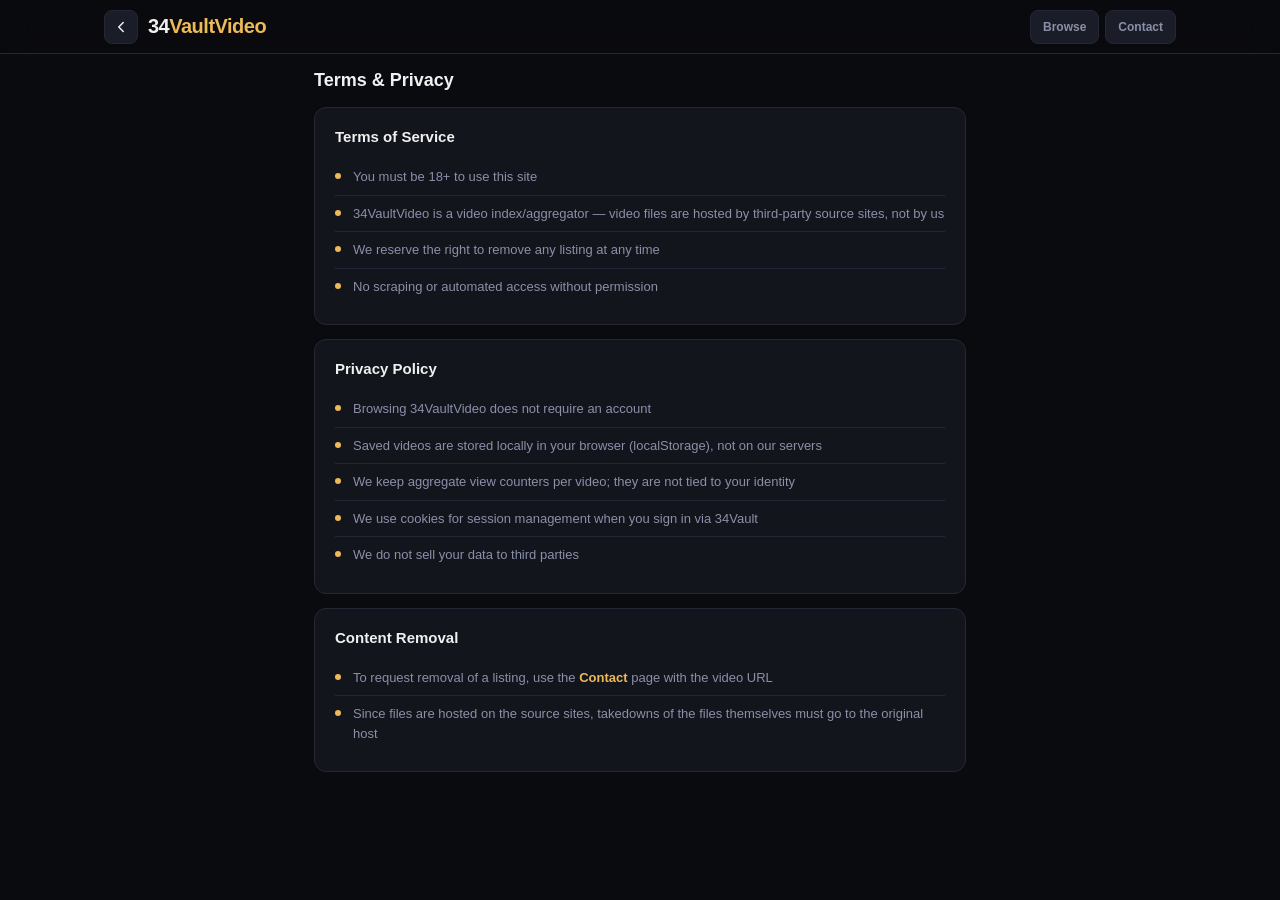
<file: policy.html>
<!DOCTYPE html>
<html lang="en">
<head>
<meta charset="UTF-8" />
<script src="/config.js?v=2"></script>
<meta name="viewport" content="width=device-width, initial-scale=1" />
<link rel="icon" type="image/svg+xml" href="/favicon.svg" />
<link rel="stylesheet" href="/shared.css" />
<title>Terms & Privacy | 34VaultVideo</title>
<meta name="robots" content="noindex" />
<style>

*, *::before, *::after { box-sizing: border-box; margin: 0; padding: 0; }
body {
  font-family: -apple-system, BlinkMacSystemFont, 'Segoe UI', sans-serif;
  background: var(--bg); color: var(--text); min-height: 100dvh;
  padding-top: var(--topH);
  padding-bottom: 32px;
  overflow-x: hidden;
}
a { color: inherit; text-decoration: none; }

/* ── TOPBAR ── shared.css supplies the glass bar (kept in sync across all pages) */
.back-btn {
  width: 34px; height: 34px; border-radius: 8px;
  background: var(--panel2); border: 1px solid var(--border);
  display: flex; align-items: center; justify-content: center;
  cursor: pointer; transition: all .15s; flex-shrink: 0;
}
.back-btn:hover { border-color: var(--accent); }
.brand { font-size: 20px; font-weight: 900; cursor: pointer; user-select: none; flex-shrink: 0; }
.brand em { color: var(--accent); font-style: normal; }
.spacer { flex: 1; }
.desktop-nav { display: none; }
@media (min-width: 900px) {
  .desktop-nav { display: flex; gap: 6px; align-items: center; }
  .desktop-nav a {
    height: 34px; padding: 0 12px; border-radius: 8px;
    background: var(--panel2); border: 1px solid var(--border);
    font-size: 12px; font-weight: 700; color: var(--muted);
    display: flex; align-items: center; transition: all .15s;
  }
  .desktop-nav a:hover { color: var(--text); border-color: var(--accent); }
}
@media (prefers-reduced-motion: reduce) { *, *::before, *::after { animation: none !important; transition: none !important; } }

/* ── PAGE ── */
.page { max-width: 680px; margin: 0 auto; padding: 16px 14px; }

.page-title {
  font-size: 18px; font-weight: 900; margin-bottom: 16px;
}

.policy-card {
  background: var(--panel); border: 1px solid var(--border);
  border-radius: var(--radius); padding: 20px; margin-bottom: 14px;
}
.policy-card-title {
  font-size: 15px; font-weight: 900; margin-bottom: 14px;
  display: flex; align-items: center; gap: 8px;
}
.policy-list {
  list-style: none; padding: 0; margin: 0;
}
.policy-list li {
  position: relative; padding: 8px 0 8px 18px;
  font-size: 13px; color: var(--muted); line-height: 1.5;
  border-bottom: 1px solid var(--border);
}
.policy-list li:last-child { border-bottom: none; }
.policy-list li::before {
  content: '';
  position: absolute; left: 0; top: 14px;
  width: 6px; height: 6px; border-radius: 50%;
  background: var(--accent);
}
</style>
</head>
<body>

<div class="topbar">
  <div class="topbar-inner">
    <div class="back-btn" onclick="history.length>1?history.back():location.href='index.html'">
      <svg width="18" height="18" viewBox="0 0 24 24" fill="none" stroke="currentColor" stroke-width="2" stroke-linecap="round" stroke-linejoin="round"><polyline points="15 18 9 12 15 6"/></svg>
    </div>
    <div class="brand" onclick="location.href='index.html'">34<em>Vault</em><em>Video</em></div>
    <div class="spacer"></div>
    <div class="desktop-nav">
      <a href="index.html">Browse</a>
      <a href="contact.html">Contact</a>
    </div>
  </div>
</div>

<div class="page">
  <div class="page-title">Terms & Privacy</div>

  <div class="policy-card">
    <div class="policy-card-title">Terms of Service</div>
    <ul class="policy-list">
      <li>You must be 18+ to use this site</li>
      <li>34VaultVideo is a video index/aggregator — video files are hosted by third-party source sites, not by us</li>
      <li>We reserve the right to remove any listing at any time</li>
      <li>No scraping or automated access without permission</li>
    </ul>
  </div>

  <div class="policy-card">
    <div class="policy-card-title">Privacy Policy</div>
    <ul class="policy-list">
      <li>Browsing 34VaultVideo does not require an account</li>
      <li>Saved videos are stored locally in your browser (localStorage), not on our servers</li>
      <li>We keep aggregate view counters per video; they are not tied to your identity</li>
      <li>We use cookies for session management when you sign in via 34Vault</li>
      <li>We do not sell your data to third parties</li>
    </ul>
  </div>

  <div class="policy-card">
    <div class="policy-card-title">Content Removal</div>
    <ul class="policy-list">
      <li>To request removal of a listing, use the <a href="contact.html" style="color:var(--accent);font-weight:700">Contact</a> page with the video URL</li>
      <li>Since files are hosted on the source sites, takedowns of the files themselves must go to the original host</li>
    </ul>
  </div>
</div>

</body>
</html>
</file>
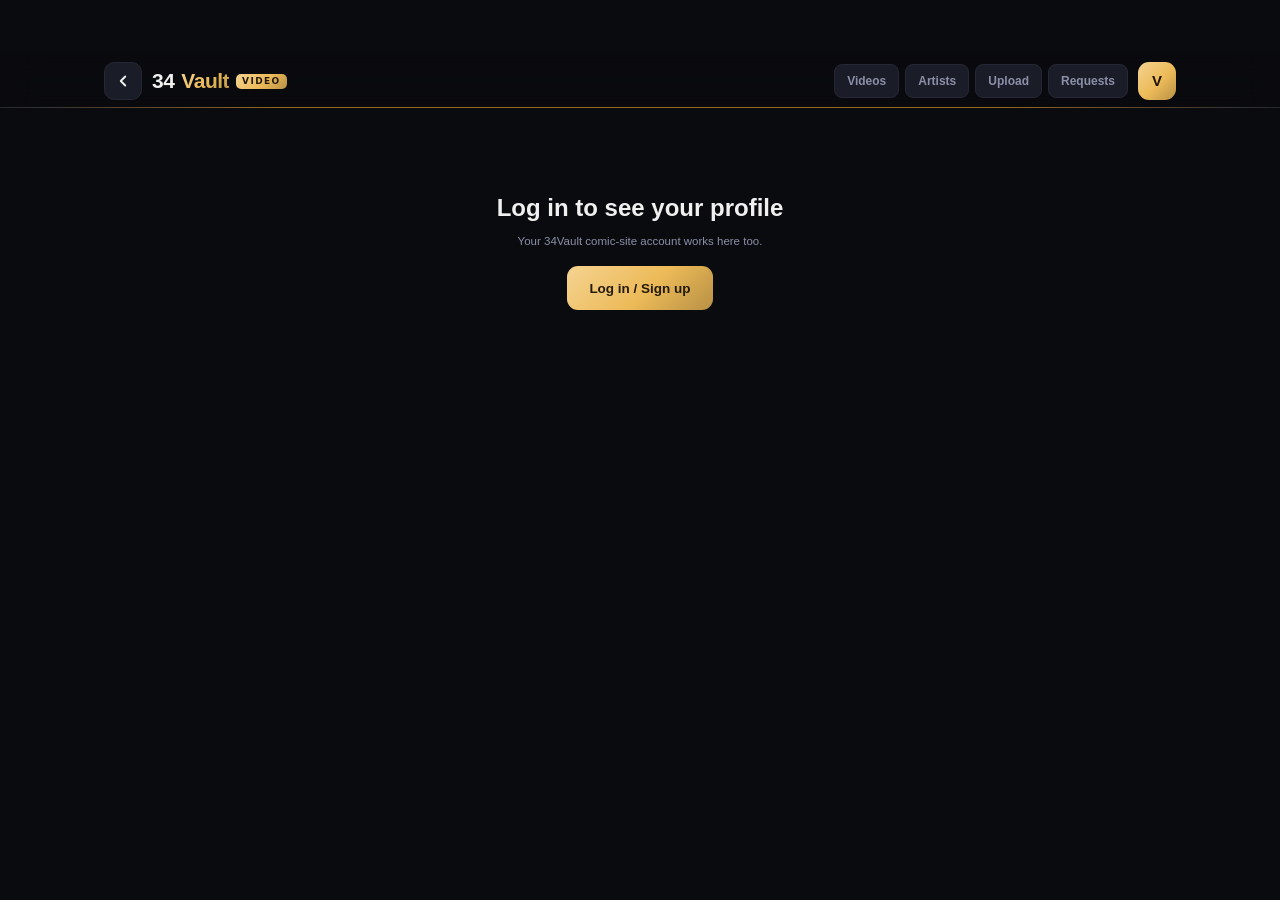
<file: profile.html>
<!DOCTYPE html>
<html lang="en">
<head>
<meta charset="UTF-8" />
<script src="/config.js?v=2"></script>
<meta name="viewport" content="width=device-width, initial-scale=1" />
<link rel="icon" type="image/svg+xml" href="/favicon.svg" />
<link rel="preconnect" href="https://api.34vault.com" />
<link rel="preconnect" href="https://cdn.34vault.com" />
<link rel="stylesheet" href="/shared.css" />
<title>Profile | 34VaultVideo</title>
<meta name="robots" content="noindex" />
<meta name="rating" content="adult" />
<style>
body{padding-top:var(--topH);padding-bottom:60px}
.page{max-width:820px;margin:0 auto;padding:26px 16px}
.brand span{background:var(--grad-accent,linear-gradient(135deg,#f7d489,var(--accent) 55%,#b8913d));-webkit-background-clip:text;background-clip:text;color:transparent}
.card{background:var(--panel);border:1px solid var(--border);border-radius:16px;padding:20px;margin-bottom:18px}
.card h2{font-size:14px;font-weight:800;margin:0 0 14px;display:flex;align-items:center;gap:8px}
.hint{font-size:11.5px;color:var(--muted);line-height:1.6;margin-top:10px}
.gate{text-align:center;padding:60px 20px}
.btn{height:44px;padding:0 22px;border:none;border-radius:11px;background:var(--grad-accent);color:#241a08;font-size:13.5px;font-weight:800;cursor:pointer;transition:transform .12s;font-family:inherit;display:inline-flex;align-items:center;gap:7px;text-decoration:none}
.btn:hover{transform:translateY(-1px)}
.btn:disabled{opacity:.5;cursor:not-allowed;transform:none}
.btn.ghost{background:var(--panel2);border:1px solid var(--border2,var(--border));color:var(--text)}
.btn.sm{height:32px;padding:0 14px;font-size:12px}
.msg{display:none;margin-top:12px;font-size:13px;font-weight:700;padding:11px 14px;border-radius:10px}
.msg.err{display:block;background:rgba(225,29,72,.12);border:1px solid rgba(225,29,72,.3);color:#fca5a5}
.msg.ok{display:block;background:rgba(34,197,94,.1);border:1px solid rgba(34,197,94,.3);color:#86efac}
.msg.busy{display:block;background:var(--panel2);border:1px solid var(--border);color:var(--muted)}

/* Header */
.ph{display:flex;align-items:center;gap:18px;margin-bottom:24px}
.ph-av{width:76px;height:76px;border-radius:50%;flex-shrink:0;overflow:hidden;display:flex;align-items:center;justify-content:center;font-size:28px;font-weight:800;color:#241a08;background:var(--grad-accent);box-shadow:0 0 0 3px var(--bg),0 0 0 4.5px var(--accent-40,rgba(236,186,88,.4))}
.ph-av img{width:100%;height:100%;object-fit:cover}
.ph-name{font-family:var(--font-display);font-size:24px;font-weight:700;letter-spacing:-.3px;display:flex;align-items:center;gap:9px}
.ph-role{font-size:10px;font-weight:900;letter-spacing:.4px;text-transform:uppercase;padding:3px 9px;border-radius:999px;background:var(--grad-accent);color:#241a08}
.ph-sub{font-size:12.5px;color:var(--muted);margin-top:4px}

/* Tabs */
.tabs{display:flex;gap:4px;background:var(--panel);border:1px solid var(--border);border-radius:13px;padding:4px;margin-bottom:18px;overflow-x:auto}
.tab{flex:1;white-space:nowrap;padding:10px 14px;border:none;background:none;border-radius:9px;font-size:13px;font-weight:800;color:var(--muted);cursor:pointer;transition:background .12s,color .12s}
.tab.on{background:var(--panel2);color:var(--text)}
.tab-n{margin-left:5px;font-size:10.5px;opacity:.75}
.pane{display:none}
.pane.on{display:block}

/* Lists */
.row{display:flex;gap:12px;align-items:center;padding:11px 0;border-bottom:1px solid var(--border)}
.row:last-child{border-bottom:none}
.row-th{width:104px;flex-shrink:0;aspect-ratio:16/9;border-radius:8px;overflow:hidden;background:#0d1018}
.row-th img{width:100%;height:100%;object-fit:cover;display:block}
.row-av{width:42px;height:42px;border-radius:50%;flex-shrink:0;display:flex;align-items:center;justify-content:center;font-size:15px;font-weight:800;color:#241a08;background:var(--grad-accent);font-family:var(--font-display);text-transform:uppercase}
.row-t{flex:1;min-width:0;font-size:13px;font-weight:700;overflow:hidden;text-overflow:ellipsis;white-space:nowrap}
.row-s{flex-shrink:0;height:22px;padding:0 10px;border-radius:999px;font-size:10px;font-weight:800;display:inline-flex;align-items:center;background:var(--panel2);border:1px solid var(--border);color:var(--muted)}
.row-s.live{background:rgba(34,197,94,.12);color:#86efac;border-color:rgba(34,197,94,.3)}
.row-s.pend{background:var(--accent-10,rgba(236,186,88,.1));color:var(--accent);border-color:var(--accent-22,rgba(236,186,88,.22))}
.row-s.DONE{background:rgba(34,197,94,.12);color:#86efac;border-color:rgba(34,197,94,.3)}
.row-s.REJECTED{background:rgba(225,29,72,.1);color:#fca5a5;border-color:rgba(225,29,72,.3)}
.empty{padding:30px 10px;text-align:center;color:var(--muted);font-size:13px}

/* Admin */
.stats{display:grid;grid-template-columns:repeat(auto-fit,minmax(100px,1fr));gap:10px;margin-bottom:16px}
.stat{background:var(--panel2);border:1px solid var(--border);border-radius:12px;padding:13px}
.stat .n{font-size:22px;font-weight:900;font-variant-numeric:tabular-nums}
.stat .l{font-size:10.5px;font-weight:700;color:var(--muted);margin-top:2px;text-transform:uppercase;letter-spacing:.3px}
.admin-badge{font-size:10px;font-weight:900;color:var(--accent);text-transform:uppercase;letter-spacing:.4px}
/* Owner-tool launcher tiles */
.tools{display:grid;grid-template-columns:repeat(auto-fit,minmax(200px,1fr));gap:11px}
.tool{display:flex;gap:12px;align-items:center;text-decoration:none;background:var(--panel2);border:1px solid var(--border);border-radius:13px;padding:14px;transition:transform .12s,border-color .15s}
.tool:hover{transform:translateY(-2px);border-color:var(--accent)}
.tool .ic{width:42px;height:42px;flex:none;display:grid;place-items:center;border-radius:11px;background:var(--grad-accent);font-size:20px}
.tool .nm{font-size:14px;font-weight:900;color:var(--text,#eef1f8)}
.tool .ds{font-size:11.5px;color:var(--muted);margin-top:2px;line-height:1.4}
.tool.soon{opacity:.6;cursor:default;pointer-events:none}
.tool .soon-tag{font-size:9.5px;font-weight:900;color:var(--accent);text-transform:uppercase;letter-spacing:.4px}

/* ── BRAND LOCKUP ────────────────────────────────────────────────────────────
   The mark used to be 34<span>Vault</span><span>Video</span>, which put BOTH
   words in the amber gradient — so it read as one invented word, "34VaultVideo",
   and the actual brand disappeared. Now it matches 34vault.com exactly (34 +
   amber Vault) with VIDEO demoted to a product chip beside it. Same mark, two
   properties. Clash Display now that the font actually loads.
   ──────────────────────────────────────────────────────────────────────────── */
.brand{display:inline-flex;align-items:center;gap:7px}
.brand-tag{
  font-family:var(--font-ui,system-ui),sans-serif;font-style:normal;
  font-size:9px;font-weight:900;letter-spacing:1.4px;
  padding:3px 6px;border-radius:5px;line-height:1;
  background:var(--grad-accent);color:#241a08;
  position:relative;top:1px;
}
@media(max-width:380px){.brand-tag{display:none}}

/* Header: a 1px amber hairline under the bar — the same signal the comic site's
   accent gives, so both properties read as one brand at a glance. */
.topbar{position:relative}
.topbar::after{
  content:"";position:absolute;left:0;right:0;bottom:-1px;height:1px;
  background:linear-gradient(90deg,transparent,rgba(245,158,11,.55) 22%,rgba(245,158,11,.55) 78%,transparent);
}
</style>
</head>
<body>
<div class="topbar">
  <div class="topbar-inner">
    <div class="ico-btn" onclick="location.href='index.html'">
      <svg width="18" height="18" viewBox="0 0 24 24" fill="none" stroke="currentColor" stroke-width="2.5" stroke-linecap="round" stroke-linejoin="round"><polyline points="15 18 9 12 15 6"/></svg>
    </div>
    <div class="brand" onclick="location.href='index.html'">34<span>Vault</span><i class="brand-tag">VIDEO</i></div>
    <div class="spacer"></div>
    <div class="desktop-nav"><a href="index.html">Videos</a><a href="artists.html">Artists</a><a href="upload.html">Upload</a><a href="request.html">Requests</a></div>
    <div id="acctMount"></div>
  </div>
</div>

<div class="page">
  <div class="gate" id="gate" style="display:none">
    <h1 style="font-family:var(--font-display);font-size:24px;font-weight:700">Log in to see your profile</h1>
    <div class="hint" style="margin-bottom:16px">Your 34Vault comic-site account works here too.</div>
    <a class="btn" href="auth.html?next=profile.html">Log in / Sign up</a>
  </div>

  <div id="main" style="display:none">
    <div class="ph">
      <div class="ph-av" id="phAv"></div>
      <div>
        <div class="ph-name" id="phName"></div>
        <div class="ph-sub" id="phSub"></div>
      </div>
    </div>

    <div class="tabs" id="tabs">
      <button class="tab on" data-tab="uploads">Uploads <span class="tab-n" id="nUploads"></span></button>
      <button class="tab" data-tab="follows">Following <span class="tab-n" id="nFollows"></span></button>
      <button class="tab" data-tab="requests">Requests <span class="tab-n" id="nRequests"></span></button>
      <button class="tab" data-tab="admin" id="tabAdmin" style="display:none">Admin</button>
    </div>

    <div class="pane on" id="pane-uploads">
      <div class="card">
        <h2>Your uploads</h2>
        <div id="uploadsList"><div class="empty">Loading…</div></div>
        <a class="btn" style="margin-top:14px" href="upload.html">🎬 Upload a video</a>
      </div>
    </div>

    <div class="pane" id="pane-follows">
      <div class="card">
        <h2>Artists you follow</h2>
        <div id="followsList"><div class="empty">Loading…</div></div>
        <div class="hint">You get notified when a followed artist has a new video.</div>
      </div>
    </div>

    <div class="pane" id="pane-requests">
      <div class="card">
        <h2>Your requests</h2>
        <div id="requestsList"><div class="empty">Loading…</div></div>
        <a class="btn ghost" style="margin-top:14px" href="request.html">＋ New request</a>
      </div>
    </div>

    <div class="pane" id="pane-admin">
      <div class="card">
        <h2><span class="admin-badge">Owner tools</span></h2>
        <div class="tools">
          <a class="tool" href="sourcing.html">
            <div class="ic">✦</div>
            <div><div class="nm">Content Sourcing</div><div class="ds">Mine competitor IG reels → find &amp; add the source</div></div>
          </a>
          <a class="tool" href="admin.html">
            <div class="ic">⛏</div>
            <div><div class="nm">Scrape &amp; Host</div><div class="ds">Add rule34video content, moderation queues</div></div>
          </a>
          <a class="tool" href="studio.html">
            <div class="ic">🎬</div>
            <div><div class="nm">Reel Studio</div><div class="ds">Cut clips into template reels for Instagram</div></div>
          </a>
        </div>
      </div>

      <div class="card">
        <h2><span class="admin-badge">Catalog</span></h2>
        <div class="stats" id="adminStats">
          <div class="stat"><div class="n">—</div><div class="l">Catalog</div></div>
          <div class="stat"><div class="n">—</div><div class="l">Hosted</div></div>
          <div class="stat"><div class="n">—</div><div class="l">Categories</div></div>
          <div class="stat"><div class="n">—</div><div class="l">Artists</div></div>
        </div>
        <div style="display:flex;gap:10px;flex-wrap:wrap">
          <button class="btn" id="btnDeepScrape">⛏ Run deep backfill now</button>
          <a class="btn ghost" href="admin.html">Full scraper tools →</a>
        </div>
        <div class="msg" id="adminMsg"></div>
        <div class="hint">Deep backfill jumps ahead to where your catalog likely leaves off in rule34video's listing and crawls ~200 pages forward, skipping anything you already have. The cron does this automatically every 4 hours too.</div>
      </div>

      <div class="card">
        <h2>Promo channels</h2>
        <div style="display:flex;gap:10px;flex-wrap:wrap">
          <button class="btn" id="btnPromoBackfill">📣 Pack Discord channels now</button>
        </div>
        <div class="msg" id="promoMsg"></div>
        <div class="hint">Once the Discord webhooks / Telegram bot env vars are set on Render, new videos auto-post every 2 hours. This button additionally packs each configured Discord channel with its top-viewed videos — run it once when the server launches. Promo teaser clips are made per-video from the ✎ Edit panel on any watch page.</div>
      </div>

      <div class="card">
        <h2>Recent promo clips <span class="tab-n" id="clipCount"></span></h2>
        <div id="clipsList"><div class="empty">No clips generated yet.</div></div>
      </div>

      <div class="card">
        <h2>Pending uploads <span class="tab-n" id="upCount"></span></h2>
        <div id="modUploads"><div class="empty">Nothing waiting for review.</div></div>
      </div>

      <div class="card">
        <h2>Open video requests <span class="tab-n" id="rqCount"></span></h2>
        <div id="modRequests"><div class="empty">No open requests.</div></div>
      </div>
    </div>
  </div>
</div>

<script>
const API=window.__API__||"https://api.34vault.com";
const $=id=>document.getElementById(id);
const esc=s=>String(s==null?"":s).replace(/[&<>"']/g,c=>({"&":"&amp;","<":"&lt;",">":"&gt;",'"':"&quot;","'":"&#39;"}[c]));
const safeUrl=u=>/^https?:\/\//i.test(String(u||""))?String(u):"";
function show(el,cls,txt){ el.className="msg "+cls; el.textContent=txt; }
function api(path,opts={}){
  return fetch(API+path,{...opts,credentials:"include",headers:{...(opts.headers||{}),"Content-Type":"application/json"}})
    .then(async r=>{ const d=await r.json().catch(()=>({})); if(!r.ok) throw new Error(d.error||("HTTP "+r.status)); return d; });
}

let ME=null;

(async function boot(){
  try{
    ME=await api("/api/me");
  }catch(e){ $("gate").style.display=""; return; }
  $("main").style.display="";
  const isStaff=ME.role==="OWNER"||ME.role==="ADMIN";
  $("phAv").innerHTML=ME.avatarUrl?`<img src="${esc(ME.avatarUrl)}" alt=""/>`:esc((ME.displayName||"V").charAt(0).toUpperCase());
  $("phName").innerHTML=esc(ME.displayName||"You")+(isStaff?`<span class="ph-role">${esc(ME.role)}</span>`:"");
  const since=ME.createdAt?new Date(ME.createdAt).toLocaleDateString(undefined,{month:"long",year:"numeric"}):"";
  $("phSub").textContent=since?`Member since ${since}`:"34Vault account";

  if(isStaff){ $("tabAdmin").style.display=""; loadAdmin(); }
  loadUploads();
  loadFollows();
  loadRequests();
})();

// ── tabs ──
document.querySelectorAll(".tab").forEach(t=>t.addEventListener("click",()=>{
  document.querySelectorAll(".tab").forEach(x=>x.classList.toggle("on",x===t));
  document.querySelectorAll(".pane").forEach(p=>p.classList.toggle("on",p.id==="pane-"+t.dataset.tab));
}));

// ── uploads ──
async function loadUploads(){
  try{
    const d=await api("/api/me/video-uploads");
    const list=Array.isArray(d.videos)?d.videos:[];
    $("nUploads").textContent=list.length||"";
    $("uploadsList").innerHTML=list.length?list.map(v=>`
      <div class="row">
        <a class="row-th" href="watch.html?slug=${encodeURIComponent(v.slug)}"><img src="https://cdn.34vault.com/thumbs/${encodeURIComponent(v.sourceId||"")}.jpg" onerror="this.style.display='none'" alt=""/></a>
        <a class="row-t" href="watch.html?slug=${encodeURIComponent(v.slug)}">${esc(v.title)}</a>
        <span class="row-s ${v.approved?"live":"pend"}">${v.approved?"LIVE":"PENDING"}</span>
      </div>`).join(""):`<div class="empty">No uploads yet.</div>`;
  }catch(e){ $("uploadsList").innerHTML=`<div class="empty">Couldn't load.</div>`; }
}

// ── follows ──
async function loadFollows(){
  try{
    const d=await api("/api/video-follows");
    const list=Array.isArray(d.follows)?d.follows:[];
    $("nFollows").textContent=list.length||"";
    $("followsList").innerHTML=list.length?list.map(f=>`
      <div class="row">
        <div class="row-av">${esc((f.artistName||f.artistSlug||"?").charAt(0))}</div>
        <a class="row-t" href="index.html?artist=${encodeURIComponent(f.artistSlug)}" style="text-transform:capitalize">${esc(f.artistName||f.artistSlug)}</a>
        <button class="btn ghost sm unf" data-slug="${esc(f.artistSlug)}">Unfollow</button>
      </div>`).join(""):`<div class="empty">You're not following anyone yet — follow an artist from their channel page.</div>`;
    document.querySelectorAll(".unf").forEach(b=>b.addEventListener("click",async()=>{
      b.disabled=true;
      try{ await api("/api/video-follows",{method:"POST",body:JSON.stringify({artistSlug:b.dataset.slug})}); loadFollows(); }
      catch(e){ b.disabled=false; }
    }));
  }catch(e){ $("followsList").innerHTML=`<div class="empty">Couldn't load.</div>`; }
}

// ── requests ──
async function loadRequests(){
  try{
    const d=await api("/api/me/video-requests");
    const list=Array.isArray(d.requests)?d.requests:[];
    $("nRequests").textContent=list.length||"";
    $("requestsList").innerHTML=list.length?list.map(q=>`
      <div class="row">
        <div class="row-t">${esc(q.title)}</div>
        <span class="row-s ${esc(q.status)}">${esc(q.status).replace("_"," ")}</span>
      </div>`).join(""):`<div class="empty">No requests yet.</div>`;
  }catch(e){ $("requestsList").innerHTML=`<div class="empty">Couldn't load.</div>`; }
}

// ── admin (session-authed — no admin key needed for OWNER/ADMIN) ──
async function loadAdmin(){
  try{
    const s=await api("/api/admin/stats");
    const els=$("adminStats").querySelectorAll(".stat .n");
    els[0].textContent=s.total??"—"; els[1].textContent=s.hosted??"—";
    els[2].textContent=s.categories??"—"; els[3].textContent=s.artists??"—";
  }catch(e){}
  await loadModQueues();
  loadClips();
}

$("btnPromoBackfill").addEventListener("click",async()=>{
  $("btnPromoBackfill").disabled=true;
  show($("promoMsg"),"busy","Starting channel backfill…");
  try{
    const d=await api("/api/admin/promo/backfill",{method:"POST",body:JSON.stringify({perChannel:6})});
    show($("promoMsg"),"ok",`Packing ${d.channels} channel${d.channels===1?"":"s"} with ${d.perChannel} top videos each — posts land over the next few minutes.`);
  }catch(e){ show($("promoMsg"),"err",e.message||"Failed"); }
  finally{ $("btnPromoBackfill").disabled=false; }
});

async function loadClips(){
  try{
    const d=await api("/api/admin/clips");
    const list=Array.isArray(d.clips)?d.clips:[];
    $("clipCount").textContent=list.length||"";
    if(!list.length) return;
    $("clipsList").innerHTML=list.map(c=>`
      <div class="row">
        <div class="row-t">${esc(c.key.replace(/^clips\//,""))} <span style="color:var(--muted);font-weight:600">· ${(c.sizeBytes/1048576).toFixed(1)} MB</span></div>
        <a class="btn ghost sm" href="${esc(safeUrl(c.url))}" target="_blank" rel="noopener">Open</a>
      </div>`).join("");
  }catch(e){}
}

$("btnDeepScrape").addEventListener("click",async()=>{
  $("btnDeepScrape").disabled=true;
  show($("adminMsg"),"busy","Estimating where to resume and starting…");
  try{
    const d=await api("/api/admin/scrape",{method:"POST",body:JSON.stringify({
      url:"https://rule34video.com/latest-updates/", all:true, autoStart:true, maxPages:200,
    })});
    show($("adminMsg"),"ok",`Started — crawling pages ${d.startPage}–${d.endPage} in the background. Check back in a bit for new videos.`);
  }catch(e){ show($("adminMsg"),"err",e.message||"Failed"); }
  finally{ $("btnDeepScrape").disabled=false; }
});

async function loadModQueues(){
  try{
    const d=await api("/api/admin/video-uploads");
    const list=Array.isArray(d.videos)?d.videos:[];
    $("upCount").textContent=list.length||"";
    $("modUploads").innerHTML=list.length?list.map(v=>`
      <div class="row">
        <a class="row-th" href="watch.html?slug=${encodeURIComponent(v.slug)}" target="_blank" rel="noopener"><img src="https://cdn.34vault.com/thumbs/${encodeURIComponent(v.sourceId||"")}.jpg" onerror="this.style.display='none'" alt=""/></a>
        <div class="row-t">${esc(v.title)} <span style="color:var(--muted);font-weight:600">by ${esc((v.artists&&v.artists[0])||"?")}</span></div>
        <button class="btn sm mod-up" data-id="${Number(v.id)||0}" data-act="approve">Approve</button>
        <button class="btn ghost sm mod-up" data-id="${Number(v.id)||0}" data-act="reject">Reject</button>
      </div>`).join(""):`<div class="empty">Nothing waiting for review.</div>`;
    document.querySelectorAll(".mod-up").forEach(b=>b.addEventListener("click",async()=>{
      b.disabled=true;
      try{ await api("/api/admin/video-uploads/"+b.dataset.id,{method:"POST",body:JSON.stringify({action:b.dataset.act})}); }catch(e){}
      loadModQueues();
    }));
  }catch(e){}
  try{
    const d=await api("/api/admin/video-requests");
    const list=(Array.isArray(d.requests)?d.requests:[]).filter(q=>q.status==="OPEN"||q.status==="IN_REVIEW");
    $("rqCount").textContent=list.length||"";
    $("modRequests").innerHTML=list.length?list.map(q=>{
      const url=safeUrl(q.sourceUrl);
      const scrapable=/^https:\/\/(www\.)?rule34video\.com\//i.test(url);
      return `
      <div class="row">
        <div class="row-t">${esc(q.title)} ${url?`· <a href="${esc(url)}" target="_blank" rel="noopener" style="color:var(--accent)">link</a>`:""}</div>
        ${scrapable?`<button class="btn sm mod-scrape" data-id="${esc(q.id)}" data-url="${esc(url)}">Scrape it</button>`:""}
        <button class="btn ghost sm mod-rq" data-id="${esc(q.id)}" data-st="DONE">Done</button>
        <button class="btn ghost sm mod-rq" data-id="${esc(q.id)}" data-st="REJECTED">Reject</button>
      </div>`;
    }).join(""):`<div class="empty">No open requests.</div>`;
    document.querySelectorAll(".mod-rq").forEach(b=>b.addEventListener("click",async()=>{
      b.disabled=true;
      try{ await api("/api/admin/video-requests/"+b.dataset.id,{method:"POST",body:JSON.stringify({status:b.dataset.st})}); }catch(e){}
      loadModQueues();
    }));
    document.querySelectorAll(".mod-scrape").forEach(b=>b.addEventListener("click",async()=>{
      b.disabled=true;
      try{
        await api("/api/admin/scrape",{method:"POST",body:JSON.stringify({url:b.dataset.url,pages:1})});
        await api("/api/admin/video-requests/"+b.dataset.id,{method:"POST",body:JSON.stringify({status:"DONE"})});
      }catch(e){}
      loadModQueues();
    }));
  }catch(e){}
}
</script>
<script src="/account-menu.js?v=4"></script>
</body>
</html>
</file>
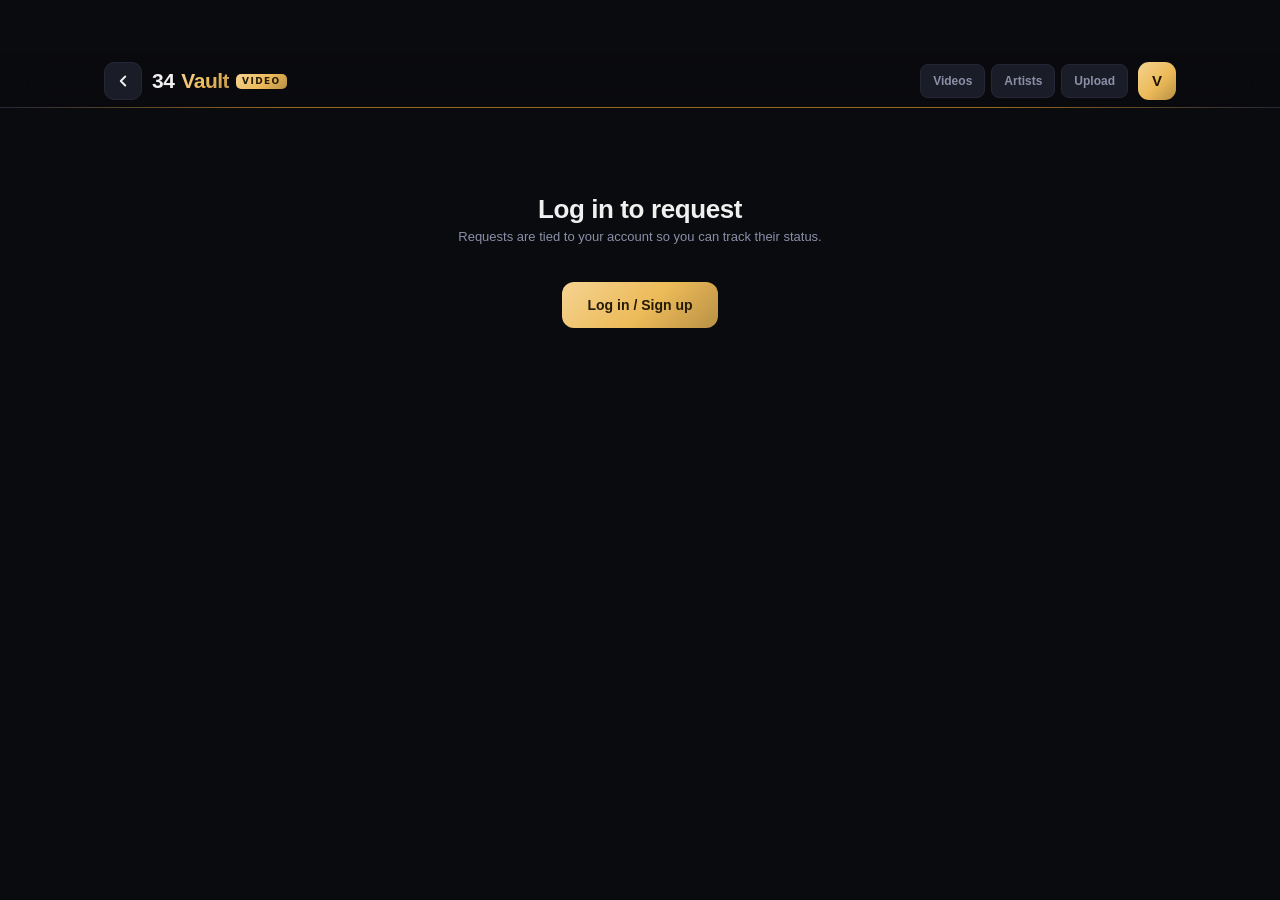
<file: request.html>
<!DOCTYPE html>
<html lang="en">
<head>
<meta charset="UTF-8" />
<script src="/config.js?v=2"></script>
<meta name="viewport" content="width=device-width, initial-scale=1" />
<link rel="icon" type="image/svg+xml" href="/favicon.svg" />
<link rel="preconnect" href="https://api.34vault.com" />
<link rel="stylesheet" href="/shared.css" />
<title>Request a video | 34VaultVideo</title>
<meta name="robots" content="noindex" />
<meta name="rating" content="adult" />
<style>
body{padding-top:var(--topH);padding-bottom:60px}
.page{max-width:620px;margin:0 auto;padding:26px 16px}
.brand span{background:var(--grad-accent,linear-gradient(135deg,#f7d489,var(--accent) 55%,#b8913d));-webkit-background-clip:text;background-clip:text;color:transparent}
h1{font-family:var(--font-display,inherit);font-size:26px;font-weight:700;letter-spacing:-.4px;margin:0 0 4px}
.sub{font-size:13px;color:var(--muted);margin-bottom:22px}
.card{background:var(--panel);border:1px solid var(--border);border-radius:16px;padding:20px;margin-bottom:18px}
.card h2{font-size:14px;font-weight:800;margin:0 0 14px}
label{display:block;font-size:12px;font-weight:700;color:var(--muted);margin:0 0 6px}
input,textarea{width:100%;background:var(--bg);border:1px solid var(--border);border-radius:11px;color:var(--text);font-size:14px;padding:12px 13px;outline:none;margin-bottom:14px;font-family:inherit}
input{height:44px;padding:0 13px}
textarea{min-height:90px;resize:vertical}
input:focus,textarea:focus{border-color:var(--accent)}
.btn{height:46px;padding:0 26px;border:none;border-radius:12px;background:var(--grad-accent);color:#241a08;font-size:14px;font-weight:800;cursor:pointer;transition:transform .12s;font-family:inherit}
.btn:hover{transform:translateY(-1px)}
.btn:disabled{opacity:.5;cursor:not-allowed}
.msg{display:none;margin-top:14px;font-size:13px;font-weight:700;padding:11px 14px;border-radius:10px}
.msg.err{display:block;background:rgba(225,29,72,.12);border:1px solid rgba(225,29,72,.3);color:#fca5a5}
.msg.ok{display:block;background:rgba(34,197,94,.1);border:1px solid rgba(34,197,94,.3);color:#86efac}
.gate{text-align:center;padding:60px 20px}
.gate .btn{margin-top:16px}
.rq{display:flex;gap:10px;align-items:center;padding:10px 0;border-bottom:1px solid var(--border);font-size:13px}
.rq:last-child{border-bottom:none}
.rq-t{flex:1;min-width:0;font-weight:700;overflow:hidden;text-overflow:ellipsis;white-space:nowrap}
.rq-s{flex-shrink:0;height:22px;padding:0 10px;border-radius:999px;font-size:10px;font-weight:800;display:inline-flex;align-items:center;background:var(--panel2);border:1px solid var(--border);color:var(--muted)}
.rq-s.DONE{background:rgba(34,197,94,.12);color:#86efac;border-color:rgba(34,197,94,.3)}
.rq-s.REJECTED{background:rgba(225,29,72,.1);color:#fca5a5;border-color:rgba(225,29,72,.3)}
.hint{font-size:11.5px;color:var(--muted);line-height:1.6;margin-top:10px}

/* ── BRAND LOCKUP ────────────────────────────────────────────────────────────
   The mark used to be 34<span>Vault</span><span>Video</span>, which put BOTH
   words in the amber gradient — so it read as one invented word, "34VaultVideo",
   and the actual brand disappeared. Now it matches 34vault.com exactly (34 +
   amber Vault) with VIDEO demoted to a product chip beside it. Same mark, two
   properties. Clash Display now that the font actually loads.
   ──────────────────────────────────────────────────────────────────────────── */
.brand{display:inline-flex;align-items:center;gap:7px}
.brand-tag{
  font-family:var(--font-ui,system-ui),sans-serif;font-style:normal;
  font-size:9px;font-weight:900;letter-spacing:1.4px;
  padding:3px 6px;border-radius:5px;line-height:1;
  background:var(--grad-accent);color:#241a08;
  position:relative;top:1px;
}
@media(max-width:380px){.brand-tag{display:none}}

/* Header: a 1px amber hairline under the bar — the same signal the comic site's
   accent gives, so both properties read as one brand at a glance. */
.topbar{position:relative}
.topbar::after{
  content:"";position:absolute;left:0;right:0;bottom:-1px;height:1px;
  background:linear-gradient(90deg,transparent,rgba(245,158,11,.55) 22%,rgba(245,158,11,.55) 78%,transparent);
}
</style>
</head>
<body>
<div class="topbar">
  <div class="topbar-inner">
    <div class="ico-btn" onclick="location.href='index.html'">
      <svg width="18" height="18" viewBox="0 0 24 24" fill="none" stroke="currentColor" stroke-width="2.5" stroke-linecap="round" stroke-linejoin="round"><polyline points="15 18 9 12 15 6"/></svg>
    </div>
    <div class="brand" onclick="location.href='index.html'">34<span>Vault</span><i class="brand-tag">VIDEO</i></div>
    <div class="spacer"></div>
    <div class="desktop-nav"><a href="index.html">Videos</a><a href="artists.html">Artists</a><a href="upload.html">Upload</a></div>
    <div id="acctMount"></div>
  </div>
</div>

<div class="page">
  <div class="gate" id="gate" style="display:none">
    <h1>Log in to request</h1>
    <div class="sub">Requests are tied to your account so you can track their status.</div>
    <button class="btn" onclick="location.href='auth.html?next=request.html'">Log in / Sign up</button>
  </div>

  <div id="main" style="display:none">
    <h1>Request a video</h1>
    <div class="sub">Can't find something? Tell us what to add — a link works best.</div>

    <div class="card">
      <label>What are you looking for?</label>
      <input id="title" maxlength="200" placeholder="e.g. more ViciNeko Genshin animations" autocomplete="off" />
      <label>Link <span style="font-weight:600;text-transform:none">(optional — rule34video, iwara, anywhere)</span></label>
      <input id="url" maxlength="500" placeholder="https://…" autocomplete="off" />
      <label>Notes <span style="font-weight:600;text-transform:none">(optional)</span></label>
      <textarea id="notes" maxlength="1000" placeholder="Anything else that helps us find it"></textarea>
      <button class="btn" id="go">Send request</button>
      <div class="msg" id="msg"></div>
      <div class="hint">You can have up to 20 open requests at a time.</div>
    </div>

    <div class="card">
      <h2>Your requests</h2>
      <div id="mine"><div class="hint">No requests yet.</div></div>
    </div>
  </div>
</div>

<script>
const API=window.__API__||"https://api.34vault.com";
const $=id=>document.getElementById(id);
const esc=s=>String(s==null?"":s).replace(/[&<>"']/g,c=>({"&":"&amp;","<":"&lt;",">":"&gt;",'"':"&quot;","'":"&#39;"}[c]));
function show(el,cls,txt){ el.className="msg "+cls; el.textContent=txt; }

fetch(`${API}/api/me`,{credentials:"include"}).then(r=>{
  if(r.ok){ $("main").style.display=""; loadMine(); }
  else $("gate").style.display="";
}).catch(()=>{ $("gate").style.display=""; });

$("go").addEventListener("click",async()=>{
  const title=$("title").value.trim(), url=$("url").value.trim(), notes=$("notes").value.trim();
  if(!title&&!url){ show($("msg"),"err","Give a title or a link."); return; }
  $("go").disabled=true;
  try{
    const r=await fetch(`${API}/api/video-requests`,{method:"POST",credentials:"include",
      headers:{"Content-Type":"application/json"},body:JSON.stringify({title,url,notes})});
    const d=await r.json();
    if(!r.ok) throw new Error(d.error||"Failed");
    show($("msg"),"ok","Request sent — we'll take a look.");
    $("title").value=""; $("url").value=""; $("notes").value="";
    loadMine();
  }catch(e){ show($("msg"),"err",e.message||"Failed"); }
  finally{ $("go").disabled=false; }
});

async function loadMine(){
  try{
    const r=await fetch(`${API}/api/me/video-requests`,{credentials:"include"});
    if(!r.ok) return;
    const d=await r.json();
    const list=Array.isArray(d.requests)?d.requests:[];
    if(!list.length) return;
    $("mine").innerHTML=list.map(q=>`
      <div class="rq">
        <div class="rq-t" title="${esc(q.title)}">${esc(q.title)}</div>
        <span class="rq-s ${esc(q.status)}">${esc(q.status.replace("_"," "))}</span>
      </div>`).join("");
  }catch(e){}
}
</script>
<script src="/account-menu.js?v=4"></script>
</body>
</html>
</file>
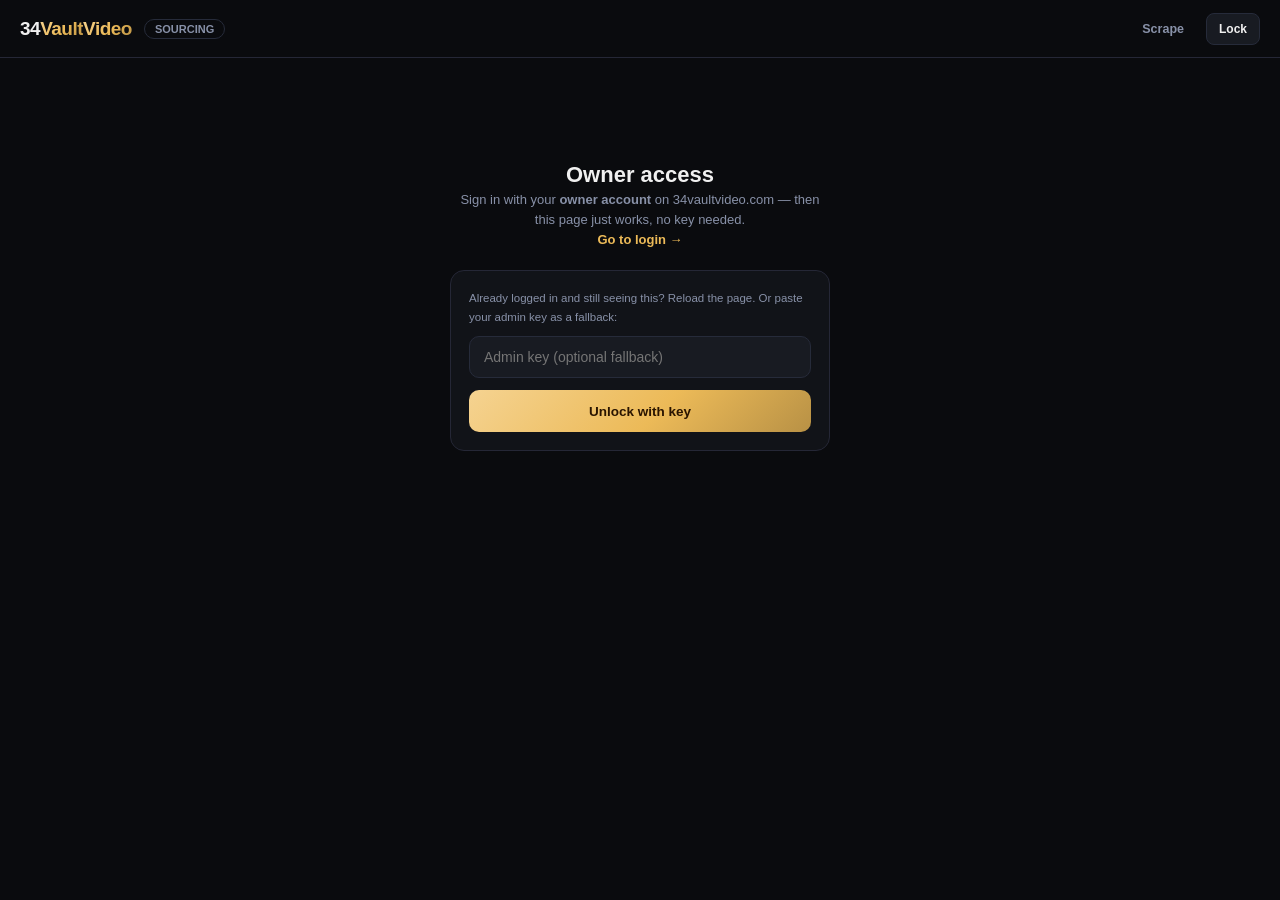
<file: sourcing.html>
<!DOCTYPE html>
<html lang="en">
<head>
<meta charset="UTF-8" />
<script src="/config.js?v=2"></script>
<meta name="viewport" content="width=device-width, initial-scale=1" />
<meta name="color-scheme" content="dark" />
<link rel="icon" type="image/svg+xml" href="/favicon.svg" />
<link rel="stylesheet" href="/shared.css" />
<title>Sourcing — Proven content | 34VaultVideo</title>
<meta name="robots" content="noindex, nofollow" />
<style>
  *{box-sizing:border-box}
  body{background:var(--bg,#0a0b0e);color:var(--text,#eef1f8);margin:0;font-family:-apple-system,BlinkMacSystemFont,"Segoe UI",Roboto,sans-serif}
  .topbar{position:static;background:var(--bg,#0a0b0e);height:58px;display:flex;align-items:center;gap:12px;padding:0 20px;border-bottom:1px solid var(--border,#1e222e)}
  .brand{font-size:19px;font-weight:900;letter-spacing:-.5px;cursor:pointer}
  .brand i{font-style:normal;background:var(--grad-accent,linear-gradient(120deg,#ffcb45,#f59e0b));-webkit-background-clip:text;background-clip:text;color:transparent}
  .tag{font-size:11px;font-weight:800;color:var(--sub,#8891a8);border:1px solid var(--border2,#262b3a);border-radius:999px;padding:3px 10px}
  .navlink{font-size:12.5px;font-weight:800;color:var(--sub,#8891a8);text-decoration:none;padding:6px 10px;border-radius:8px}
  .navlink:hover{color:var(--text);background:var(--surface2,#181b22)}
  .wrap{max-width:1040px;margin:0 auto;padding:24px 18px 60px}
  h1{font-size:20px;font-weight:900;margin:6px 0 2px}
  .sub{font-size:13px;color:var(--sub,#8891a8);margin-bottom:20px;line-height:1.55}
  .card{background:var(--surface,#111318);border:1px solid var(--border,#1e222e);border-radius:14px;padding:18px;margin-bottom:16px}
  .card h2{font-size:14px;font-weight:900;margin:0 0 12px;display:flex;align-items:center;gap:8px}
  label{display:block;font-size:12px;font-weight:700;color:var(--sub,#8891a8);margin:0 0 6px}
  input{width:100%;height:42px;background:var(--surface2,#181b22);border:1px solid var(--border2,#262b3a);border-radius:10px;color:var(--text);font-size:14px;padding:0 14px;outline:none}
  input:focus{border-color:var(--accent)}
  .row{display:flex;gap:10px;align-items:flex-end;flex-wrap:wrap}
  .row .f{flex:1;min-width:160px}
  .btn{height:42px;padding:0 20px;border-radius:10px;border:none;cursor:pointer;font-size:13.5px;font-weight:800;
    background:var(--grad-accent,linear-gradient(135deg,#ffce54,#f59e0b));color:#2a1500;transition:transform .12s,opacity .15s;white-space:nowrap}
  .btn:hover{transform:translateY(-1px)}
  .btn:disabled{opacity:.5;cursor:not-allowed;transform:none}
  .btn.ghost{background:var(--surface2,#181b22);border:1px solid var(--border2,#262b3a);color:var(--text)}
  .btn.sm{height:32px;padding:0 12px;font-size:12px;border-radius:8px}
  .hint{font-size:11.5px;color:var(--sub,#8891a8);line-height:1.6;margin-top:10px}
  .hint code{background:var(--surface2,#181b22);padding:1px 6px;border-radius:5px;color:#dfe3ee;font-size:11px}
  .msg{margin-top:12px;font-size:13px;font-weight:700;padding:10px 14px;border-radius:10px;display:none}
  .msg.ok{display:block;background:rgba(34,197,94,.1);border:1px solid rgba(34,197,94,.3);color:#86efac}
  .msg.err{display:block;background:rgba(225,29,72,.1);border:1px solid rgba(225,29,72,.3);color:#fca5a5}
  .msg.busy{display:block;background:var(--surface2,#181b22);border:1px solid var(--border2,#262b3a);color:var(--sub)}
  .msg.warn{display:block;background:rgba(245,158,11,.1);border:1px solid rgba(245,158,11,.35);color:#fcd34d}
  /* watched pages */
  .pglist{display:flex;flex-direction:column;gap:8px}
  .pg{display:flex;align-items:center;gap:10px;background:var(--surface2,#181b22);border:1px solid var(--border2,#262b3a);border-radius:10px;padding:10px 12px}
  .pg .u{font-weight:800;font-size:13.5px}
  .pg .lb{font-size:11.5px;color:var(--sub,#8891a8)}
  .pill{font-size:10.5px;font-weight:800;border-radius:999px;padding:2px 9px;white-space:nowrap}
  .pill.fresh{background:rgba(34,197,94,.13);color:#86efac;border:1px solid rgba(34,197,94,.3)}
  .pill.stale{background:rgba(245,158,11,.13);color:#fcd34d;border:1px solid rgba(245,158,11,.3)}
  .pill.err{background:rgba(225,29,72,.13);color:#fca5a5;border:1px solid rgba(225,29,72,.3)}
  /* feed */
  .filters{display:flex;gap:8px;margin-bottom:14px;flex-wrap:wrap}
  .chip{font-size:12px;font-weight:800;padding:7px 14px;border-radius:999px;cursor:pointer;background:var(--surface2,#181b22);border:1px solid var(--border2,#262b3a);color:var(--sub,#8891a8)}
  .chip.on{background:var(--grad-accent,linear-gradient(135deg,#ffce54,#f59e0b));color:#2a1500;border-color:transparent}
  .feed{display:grid;grid-template-columns:repeat(auto-fill,minmax(230px,1fr));gap:14px}
  .reel{background:var(--surface,#111318);border:1px solid var(--border,#1e222e);border-radius:13px;overflow:hidden;display:flex;flex-direction:column}
  .reel .thumb{position:relative;aspect-ratio:9/16;background:#0d1018;display:block;overflow:hidden}
  .reel .thumb img{width:100%;height:100%;object-fit:cover;display:block}
  .reel .badge{position:absolute;top:8px;left:8px;font-size:10.5px;font-weight:900;padding:3px 9px;border-radius:999px}
  .badge.have{background:rgba(34,197,94,.9);color:#04240f}
  .badge.miss{background:rgba(245,158,11,.95);color:#2a1500}
  .badge.nosrc{background:rgba(120,130,150,.9);color:#0a0b0e}
  .reel .plays{position:absolute;bottom:8px;right:8px;font-size:11px;font-weight:800;color:#fff;background:rgba(0,0,0,.6);padding:3px 8px;border-radius:999px;backdrop-filter:blur(4px)}
  .reel .body{padding:11px 12px 13px;display:flex;flex-direction:column;gap:8px;flex:1}
  .reel .src{font-size:13px;font-weight:800;line-height:1.35;overflow:hidden;display:-webkit-box;-webkit-line-clamp:2;-webkit-box-orient:vertical}
  .reel .meta{font-size:11px;color:var(--sub,#8891a8);display:flex;gap:10px;flex-wrap:wrap}
  .reel .acts{margin-top:auto;display:flex;gap:8px}
  .reel .acts a{flex:1;text-align:center;text-decoration:none}
  .empty{text-align:center;color:var(--sub,#8891a8);font-size:13px;padding:40px 10px}
  .gate{max-width:380px;margin:80px auto;text-align:center}
  .gate h1{font-size:22px}
  .spin{display:inline-block;width:14px;height:14px;border:2px solid rgba(255,255,255,.25);border-top-color:#fff;border-radius:50%;animation:sp .7s linear infinite;vertical-align:-2px}
  @keyframes sp{to{transform:rotate(360deg)}}
</style>
</head>
<body>
<header class="topbar">
  <div class="brand" onclick="location.href='index.html'">34<i>Vault</i><i>Video</i></div>
  <span class="tag">SOURCING</span>
  <div style="flex:1"></div>
  <a class="navlink" href="admin.html">Scrape</a>
  <button class="btn ghost sm" onclick="logout()">Lock</button>
</header>

<!-- Key gate -->
<div class="wrap" id="gate" style="display:none">
  <div class="gate">
    <h1>Owner access</h1>
    <div class="sub">Sign in with your <b>owner account</b> on 34vaultvideo.com — then this page just works, no key needed.<br><a href="auth.html" style="color:var(--accent);font-weight:800">Go to login →</a></div>
    <div class="card">
      <div class="hint" style="margin:0 0 10px;text-align:left">Already logged in and still seeing this? Reload the page. Or paste your admin key as a fallback:</div>
      <input type="password" id="keyInput" placeholder="Admin key (optional fallback)" />
      <button class="btn" style="width:100%;margin-top:12px" onclick="saveKey()">Unlock with key</button>
      <div class="msg" id="gateMsg"></div>
    </div>
  </div>
</div>

<!-- Main -->
<div class="wrap" id="main" style="display:none">
  <h1>Proven content sourcing</h1>
  <div class="sub">Watches competitor Instagram pages, reads their best-performing reels, pulls the source (<b>Animation Name</b> in the caption) and checks it against your catalog. Green = you have it. Amber = worth adding.</div>

  <div class="card">
    <h2>Watched pages <span class="tag" id="pgCount">0</span></h2>
    <div class="pglist" id="pglist"><div class="hint">No pages yet. Add a competitor's Instagram username below.</div></div>
    <div class="row" style="margin-top:14px">
      <div class="f"><label>Instagram usernames or profile URLs — add several at once</label><input id="uname" placeholder="behurupill, artist2, artist3   (space, comma, or newline separated)" autocomplete="off" /></div>
      <div class="f" style="max-width:200px"><label>Label (optional)</label><input id="ulabel" placeholder="e.g. 3D game reels" autocomplete="off" /></div>
      <button class="btn" id="addBtn" onclick="addPage()">Add</button>
    </div>
    <div class="row" style="margin-top:12px">
      <button class="btn" id="refreshAllBtn" onclick="refreshAll()">↻ Refresh all pages</button>
      <button class="btn ghost" onclick="load()">Reload feed</button>
    </div>
    <div class="msg" id="pgMsg"></div>
    <div class="hint">“Refresh all” pulls every watched page's top reels and re-checks your catalog (runs in the background, updates as each finishes). A daily auto-refresh (~06:00 UTC) keeps them current on its own. Add IG-grade proxies as <code>IG_PROXY_URLS</code> in Render to switch from Apify to free self-scraping.</div>
  </div>

  <div class="card">
    <h2>Feed <span class="tag" id="feedCount">0</span></h2>
    <div class="filters">
      <span class="chip on" data-f="all" onclick="setFilter('all')">All</span>
      <span class="chip" data-f="miss" onclick="setFilter('miss')">⚠ Missing (add these)</span>
      <span class="chip" data-f="have" onclick="setFilter('have')">✓ On site</span>
    </div>
    <div class="feed" id="feed"></div>
    <div class="empty" id="feedEmpty" style="display:none"></div>
  </div>
</div>

<!-- Source finder modal -->
<div id="finder" style="display:none;position:fixed;inset:0;z-index:50;background:rgba(0,0,0,.7);backdrop-filter:blur(3px)">
  <div style="max-width:640px;margin:6vh auto;background:var(--surface,#111318);border:1px solid var(--border,#1e222e);border-radius:16px;max-height:88vh;display:flex;flex-direction:column;overflow:hidden">
    <div style="display:flex;align-items:center;gap:10px;padding:16px 18px;border-bottom:1px solid var(--border,#1e222e)">
      <div style="flex:1;min-width:0">
        <div style="font-size:14px;font-weight:900">Find the source</div>
        <div id="finderQ" style="font-size:12px;color:var(--sub,#8891a8);overflow:hidden;text-overflow:ellipsis;white-space:nowrap"></div>
      </div>
      <button class="btn ghost sm" onclick="closeFinder()">Close</button>
    </div>
    <div id="finderBody" style="padding:14px 18px;overflow:auto"></div>
  </div>
</div>

<script>
const API=window.__API__||"https://api.34vault.com";
const $=id=>document.getElementById(id);
let KEY=localStorage.getItem("_vadminKey")||"";
let FEED=[], FILTER="all";

function show(el,cls,txt){ el.className="msg "+cls; el.innerHTML=txt; }
async function api(path,opts={}){
  const r=await fetch(API+path,{...opts,credentials:"include",headers:{...(opts.headers||{}),"x-admin-key":KEY,"Content-Type":"application/json"}});
  const d=await r.json().catch(()=>({}));
  if(!r.ok){ const e=new Error(d.error||("HTTP "+r.status)); e.status=r.status; e.data=d; throw e; }
  return d;
}
function gate(){ $("gate").style.display=""; $("main").style.display="none"; }
function main(){ $("gate").style.display="none"; $("main").style.display=""; load(); }

async function saveKey(){
  const k=$("keyInput").value.trim(); if(!k) return; KEY=k;
  try{ await api("/api/admin/sourcing"); localStorage.setItem("_vadminKey",k); main(); }
  catch(e){ show($("gateMsg"),"err","Invalid key."); }
}
function logout(){ localStorage.removeItem("_vadminKey"); KEY=""; gate(); }

const esc=s=>String(s==null?"":s).replace(/[&<>"']/g,c=>({"&":"&amp;","<":"&lt;",">":"&gt;",'"':"&quot;","'":"&#39;"}[c]));
const nfmt=n=>{ n=Number(n)||0; return n>=1e6?(n/1e6).toFixed(1).replace(/\.0$/,"")+"M":n>=1e3?(n/1e3).toFixed(1).replace(/\.0$/,"")+"K":String(n); };
function ago(iso){ if(!iso) return "never"; const s=(Date.now()-new Date(iso).getTime())/1000;
  if(s<3600) return Math.max(1,Math.round(s/60))+"m ago"; if(s<86400) return Math.round(s/3600)+"h ago"; return Math.round(s/86400)+"d ago"; }

async function load(){
  try{
    const d=await api("/api/admin/sourcing");
    renderPages(d.pages||[]);
    FEED=d.feed||[];
    renderFeed();
  }catch(e){ if(e.status===401) gate(); else show($("pgMsg"),"err",e.message||"Failed to load"); }
}

function renderPages(pages){
  $("pgCount").textContent=pages.length;
  const el=$("pglist");
  if(!pages.length){ el.innerHTML=`<div class="hint">No pages yet. Add a competitor's Instagram username below.</div>`; return; }
  el.innerHTML=pages.map(p=>{
    let pill=`<span class="pill fresh">fresh · ${ago(p.fetchedAt)}</span>`;
    if(p.error) pill=`<span class="pill err">${esc(p.error)}</span>`;
    else if(p.stale) pill=`<span class="pill stale">${p.fetchedAt?"stale · "+ago(p.fetchedAt):"never refreshed"}</span>`;
    return `<div class="pg">
      <div style="flex:1;min-width:0">
        <div class="u">@${esc(p.username)} ${p.label?`<span class="lb">· ${esc(p.label)}</span>`:""}</div>
        <div class="lb">${Number(p.count)||0} reels cached</div>
      </div>
      ${pill}
      <button class="btn ghost sm pg-ref" data-u="${esc(p.username)}">Refresh</button>
      <button class="btn ghost sm pg-del" data-u="${esc(p.username)}" title="Remove">✕</button>
    </div>`;
  }).join("");
  el.querySelectorAll(".pg-ref").forEach(b=>b.addEventListener("click",()=>refreshPage(b.dataset.u)));
  el.querySelectorAll(".pg-del").forEach(b=>b.addEventListener("click",()=>delPage(b.dataset.u)));
}

function setFilter(f){ FILTER=f; document.querySelectorAll(".chip").forEach(c=>c.classList.toggle("on",c.dataset.f===f)); renderFeed(); }
let CUR=[];  // currently-rendered (filtered) feed items — buttons index into this
function renderFeed(){
  let items=FEED;
  if(FILTER==="miss") items=FEED.filter(x=>x.sourceName&&!x.onSite&&!x._added);
  else if(FILTER==="have") items=FEED.filter(x=>x.onSite||x._added);
  CUR=items;
  $("feedCount").textContent=FEED.length;
  const el=$("feed"), emp=$("feedEmpty");
  if(!items.length){
    el.innerHTML=""; emp.style.display="";
    emp.textContent=FEED.length? "Nothing matches this filter." : "No cached reels yet — add a page and hit Refresh.";
    return;
  }
  emp.style.display="none";
  el.innerHTML=items.map((x,i)=>{
    const badge=x.onSite?`<span class="badge have">✓ ON SITE</span>`
      :x._added?`<span class="badge have">✓ ADDED</span>`
      :x.sourceName?`<span class="badge miss">⚠ ADD IT</span>`
      :`<span class="badge nosrc">no source</span>`;
    const title=x.sourceName?esc(x.sourceName):`<span style="color:var(--sub)">${esc((x.caption||"").slice(0,60))||"(no caption)"}</span>`;
    const reelUrl=/^https?:\/\//.test(x.reelUrl||"")?x.reelUrl:"";
    const artist=(x.mentions&&x.mentions.length)?`<span>by @${esc(x.mentions[0])}</span>`:"";
    let act="";
    if(x.onSite&&x.match) act=`<a class="btn sm" href="studio.html?source=${encodeURIComponent(x.match.slug)}" title="Edit this source into a reel">🎬 Studio</a>`;
    else if(x._added) act=`<span class="btn ghost sm" style="cursor:default;opacity:.8">Added ✓</span>`;
    else if(x.sourceName) act=`<button class="btn sm find-src" data-i="${i}">Find source</button>`;
    else act=`<button class="btn sm find-src" data-i="${i}">🔍 Find sauce</button>`;
    const reelBtn=reelUrl?`<a class="btn ghost sm" href="${esc(reelUrl)}" target="_blank" rel="noopener">Reel</a>`:"";
    const thumb=/^https?:\/\//.test(x.thumb||"")
      ? `<img src="${esc(x.thumb)}" referrerpolicy="no-referrer" loading="lazy" onerror="this.parentNode.classList.add('noimg');this.remove()" alt="">`
      : "";
    return `<div class="reel">
      <div class="thumb">${thumb}${badge}<span class="plays">▶ ${nfmt(x.plays)}</span></div>
      <div class="body">
        <div class="src">${title}</div>
        <div class="meta"><span>♥ ${nfmt(x.likes)}</span>${x.durationSec?`<span>${Math.round(x.durationSec)}s</span>`:""}${artist||`<span>@${esc(x.user)}</span>`}</div>
        <div class="acts">${act}${reelBtn}</div>
      </div>
    </div>`;
  }).join("");
  el.querySelectorAll(".find-src").forEach(b=>b.addEventListener("click",()=>findSource(CUR[Number(b.dataset.i)])));
}

// ── source finder: rule34video search (captioned reels) or reverse-image sauce (no caption) ──
function closeFinder(){ $("finder").style.display="none"; }
async function findSource(x){
  if(!x) return;
  $("finder").style.display="";
  const body=$("finderBody");
  if(x.sourceName){
    $("finderQ").textContent=x.sourceName+(x.mentions&&x.mentions.length?"  · artist @"+x.mentions[0]:"");
    body.innerHTML=`<div class="hint" style="margin:0"><span class="spin"></span> Searching rule34video…</div>`;
    try{
      const d=await api("/api/admin/sourcing/find",{method:"POST",body:JSON.stringify({query:x.sourceName})});
      renderCandidates(x, d.candidates||[], d.matchedQuery);
    }catch(e){ body.innerHTML=`<div class="msg err" style="display:block;margin:0">${esc(e.message||"Search failed")}</div>`; }
  } else {
    // no caption source → reverse-image search several video frames (SauceNAO)
    $("finderQ").textContent="No caption source — reverse-image searching video frames…";
    body.innerHTML=`<div class="hint" style="margin:0"><span class="spin"></span> Sampling frames &amp; reverse-image searching (SauceNAO)… this takes ~20–40s.</div>`;
    try{
      const d=await api("/api/admin/sourcing/sauce",{method:"POST",body:JSON.stringify({thumb:x.thumb,videoUrl:x.videoUrl,duration:x.durationSec})});
      renderSauce(x, d.results||[], null, d.framesSearched);
    }catch(e){ renderSauce(x, [], e.message||"Reverse search failed"); }
  }
}
// Reverse-image matches + a manual box; anything found can be searched on rule34video → added.
function renderSauce(x, results, msg, framesSearched){
  const body=$("finderBody");
  let html="";
  if(msg) html+=`<div class="msg warn" style="display:block;margin:0 0 12px">${esc(msg)}</div>`;
  if(results && results.length){
    html+=`<div class="hint" style="margin:0 0 8px">Reverse-image matches${framesSearched?` (across ${framesSearched} frame${framesSearched>1?"s":""})`:""} — higher % = closer, ✕N = matched on N frames:</div>`;
    html+=results.map((c,i)=>{
      const label=[c.title,c.artist].filter(Boolean).join(" · ")||c.site||"(match)";
      const q=c.title||c.artist||"";
      return `<div style="display:flex;gap:12px;align-items:center;padding:10px 0;border-bottom:1px solid var(--border,#1e222e)">
        <div style="width:64px;flex:none;aspect-ratio:1;border-radius:8px;overflow:hidden;background:#0d1018">
          ${/^https?:\/\//.test(c.thumb||"")?`<img src="${esc(c.thumb)}" referrerpolicy="no-referrer" loading="lazy" style="width:100%;height:100%;object-fit:cover" onerror="this.remove()" alt="">`:""}
        </div>
        <div style="flex:1;min-width:0">
          <div style="font-size:13px;font-weight:800;overflow:hidden;text-overflow:ellipsis;white-space:nowrap">${esc(label)}</div>
          <div style="font-size:11px;color:var(--sub,#8891a8);margin-top:2px">${c.similarity.toFixed(0)}%${c.hits>1?` · <b style="color:#86efac">✕${c.hits} frames</b>`:""} · ${esc(c.site||"")} ${c.url?`· <a href="${esc(c.url)}" target="_blank" rel="noopener" style="color:var(--accent)">open source</a>`:""}</div>
        </div>
        ${q?`<button class="btn sm sauce-r34" data-q="${esc(q)}">rule34video →</button>`:""}
      </div>`;
    }).join("");
  } else if(!msg){
    html+=`<div class="hint" style="margin:0">No reverse-image matches for this frame — common for 3D/SFM. Eyeball the reel, then type what it is:</div>`;
  }
  html+=`<div style="display:flex;gap:8px;margin-top:14px">
    <input id="sauceQ" placeholder="animation / character / artist…" style="flex:1;height:38px;background:var(--surface2,#181b22);border:1px solid var(--border2,#262b3a);border-radius:9px;color:var(--text);padding:0 12px;font-size:13px;outline:none">
    <button class="btn sm" id="sauceGo">Search rule34video</button>
  </div>
  <div class="hint" style="margin-top:8px"><a href="${esc(x.reelUrl||'#')}" target="_blank" rel="noopener" style="color:var(--accent);font-weight:800">▶ Open the reel</a> to see what it is.</div>`;
  body.innerHTML=html;
  body.querySelectorAll(".sauce-r34").forEach(b=>b.addEventListener("click",()=>findByQuery(x,b.dataset.q)));
  const go=$("sauceGo"), inp=$("sauceQ");
  if(go) go.addEventListener("click",()=>{ const q=inp.value.trim(); if(q) findByQuery(x,q); });
  if(inp) inp.addEventListener("keydown",e=>{ if(e.key==="Enter"){ const q=inp.value.trim(); if(q) findByQuery(x,q); } });
}
// Search rule34video for a typed/derived name, then show add-able candidates for this reel.
async function findByQuery(x, q){
  const body=$("finderBody");
  $("finderQ").textContent=q;
  body.innerHTML=`<div class="hint" style="margin:0"><span class="spin"></span> Searching rule34video for “${esc(q)}”…</div>`;
  try{
    const d=await api("/api/admin/sourcing/find",{method:"POST",body:JSON.stringify({query:q})});
    renderCandidates({...x, sourceName:q}, d.candidates||[], d.matchedQuery);
  }catch(e){ body.innerHTML=`<div class="msg err" style="display:block;margin:0">${esc(e.message||"Search failed")}</div>`; }
}
const r34search=s=>String(s||"").replace(/[^\w\s]/g," ").split(/\s+/).filter(Boolean).map(encodeURIComponent).join("+");
function renderCandidates(x, cands, matchedQuery){
  const body=$("finderBody");
  const manual=`<div class="hint" style="margin-top:14px">Not it? <a href="https://rule34video.com/search/${r34search(x.sourceName)}/" target="_blank" rel="noopener" style="color:var(--accent);font-weight:800">Search rule34video manually →</a>${(x.mentions&&x.mentions.length)?` · or <a href="https://rule34video.com/search/${r34search(x.mentions[0])}/" target="_blank" rel="noopener" style="color:var(--accent);font-weight:800">by artist @${esc(x.mentions[0])} →</a>`:""}</div>`;
  if(!cands.length){
    body.innerHTML=`<div class="hint" style="margin:0">No rule34video results for “${esc(x.sourceName)}”. It may be on another site, or titled differently.</div>${manual}`;
    return;
  }
  body.innerHTML=cands.map((c,i)=>`
    <div style="display:flex;gap:12px;align-items:center;padding:10px 0;border-bottom:1px solid var(--border,#1e222e)">
      <a href="${esc(c.url)}" target="_blank" rel="noopener" style="width:120px;flex:none;aspect-ratio:16/9;border-radius:8px;overflow:hidden;background:#0d1018;display:block">
        ${/^https?:\/\//.test(c.thumb||"")?`<img src="${esc(c.thumb)}" referrerpolicy="no-referrer" loading="lazy" style="width:100%;height:100%;object-fit:cover" onerror="this.remove()" alt="">`:""}
      </a>
      <div style="flex:1;min-width:0">
        <div style="font-size:13px;font-weight:800;line-height:1.35;overflow:hidden;display:-webkit-box;-webkit-line-clamp:2;-webkit-box-orient:vertical">${esc(c.title)}</div>
        <div style="font-size:11px;color:var(--sub,#8891a8);margin-top:3px">${c.duration?Math.round(c.duration)+"s · ":""}<a href="${esc(c.url)}" target="_blank" rel="noopener" style="color:var(--accent)">preview</a></div>
      </div>
      <button class="btn sm cand-add" data-i="${i}">Add to site</button>
    </div>`).join("")+manual;
  body.querySelectorAll(".cand-add").forEach(b=>b.addEventListener("click",()=>addFromCandidate(x, cands[Number(b.dataset.i)], b)));
}
async function addFromCandidate(x, c, btn){
  if(!c||!c.url) return;
  btn.disabled=true; const old=btn.textContent; btn.innerHTML='<span class="spin"></span>';
  try{
    const d=await api("/api/admin/scrape",{method:"POST",body:JSON.stringify({url:c.url,pages:1})});
    btn.textContent=(d.added?"Added ✓":"Already had ✓");
    // optimistically flip this reel (by url) + any sharing the same caption source name
    FEED.forEach(f=>{ if((x.reelUrl&&f.reelUrl===x.reelUrl)||(x.sourceName&&f.sourceName===x.sourceName)){ f._added=true; } });
    renderFeed();
  }catch(e){ btn.disabled=false; btn.textContent=old; show($("pgMsg"),"err",e.message||"Add failed"); }
}

async function addPage(){
  const username=$("uname").value.trim(); if(!username){ show($("pgMsg"),"err","Enter at least one username."); return; }
  const label=$("ulabel").value.trim();
  $("addBtn").disabled=true;
  try{ const d=await api("/api/admin/sourcing/pages",{method:"POST",body:JSON.stringify({username,label})});
    $("uname").value=""; $("ulabel").value="";
    show($("pgMsg"),"ok",`Added ${d.count} page${d.count===1?"":"s"}. Hit “Refresh all” to pull their reels.`);
    await load();
  }catch(e){ show($("pgMsg"),"err",e.message||"Failed"); }
  finally{ $("addBtn").disabled=false; }
}
async function delPage(u){
  try{ await api("/api/admin/sourcing/pages/"+encodeURIComponent(u),{method:"DELETE"}); await load(); }
  catch(e){ show($("pgMsg"),"err",e.message||"Failed"); }
}
async function refreshPage(u){ return doRefresh({username:u},"@"+u); }
// Refresh every page (background on the server); poll the feed so pages fill in live.
let _pollTimer=null;
async function refreshAll(){
  $("refreshAllBtn").disabled=true;
  document.querySelectorAll(".pg-ref").forEach(b=>b.disabled=true);
  show($("pgMsg"),"busy",`<span class="spin"></span> Refreshing all pages…`);
  try{
    const d=await api("/api/admin/sourcing/refresh-all",{method:"POST",body:"{}"});
    if(d.started===false){ show($("pgMsg"),"warn","A refresh is already running — watching for updates…"); }
    else show($("pgMsg"),"busy",`<span class="spin"></span> Refreshing ${d.pages} page(s) in the background — they update below as each finishes.`);
    startPolling(d.pages||6);
  }catch(e){ show($("pgMsg"),"err",e.message||"Failed"); $("refreshAllBtn").disabled=false; }
}
function startPolling(pages){
  if(_pollTimer) clearInterval(_pollTimer);
  const maxTicks=Math.min(24,Math.max(8,Math.ceil(pages*20/8))); // ~20s/page, capped ~3min
  let n=0;
  _pollTimer=setInterval(async()=>{
    n++;
    try{ await load(); }catch(e){}
    if(n>=maxTicks){ clearInterval(_pollTimer); _pollTimer=null;
      $("refreshAllBtn").disabled=false;
      document.querySelectorAll(".pg-ref").forEach(b=>b.disabled=false);
      show($("pgMsg"),"ok","Feed updated.");
    }
  },8000);
}
async function doRefresh(body,label){
  const allBtn=$("refreshAllBtn"); if(allBtn) allBtn.disabled=true;
  document.querySelectorAll(".pg-ref").forEach(b=>b.disabled=true);
  show($("pgMsg"),"busy",`<span class="spin"></span> Refreshing ${label}… (up to ~90s)`);
  try{
    const d=await api("/api/admin/sourcing/refresh",{method:"POST",body:JSON.stringify(body)});
    show($("pgMsg"),"ok",`Refreshed @${esc(d.username)} — ${d.count} reels pulled.`);
    await load();
  }catch(e){
    show($("pgMsg"),"err",e.message||"Failed"); await load();
  }finally{
    if(allBtn) allBtn.disabled=false;
    document.querySelectorAll(".pg-ref").forEach(b=>b.disabled=false);
  }
}

// boot — try the OWNER/ADMIN session cookie first (requireAdminOrOwner accepts it),
// so a logged-in owner needs no key at all. A stored key still works as a fallback,
// and the key gate only shows if neither authenticates.
api("/api/admin/sourcing").then(main).catch(gate);
$("keyInput")&&$("keyInput").addEventListener("keydown",e=>{ if(e.key==="Enter") saveKey(); });
document.getElementById("finder")&&document.getElementById("finder").addEventListener("click",e=>{ if(e.target.id==="finder") closeFinder(); });
$("uname")&&$("uname").addEventListener("keydown",e=>{ if(e.key==="Enter") addPage(); });
</script>
</body>
</html>
</file>
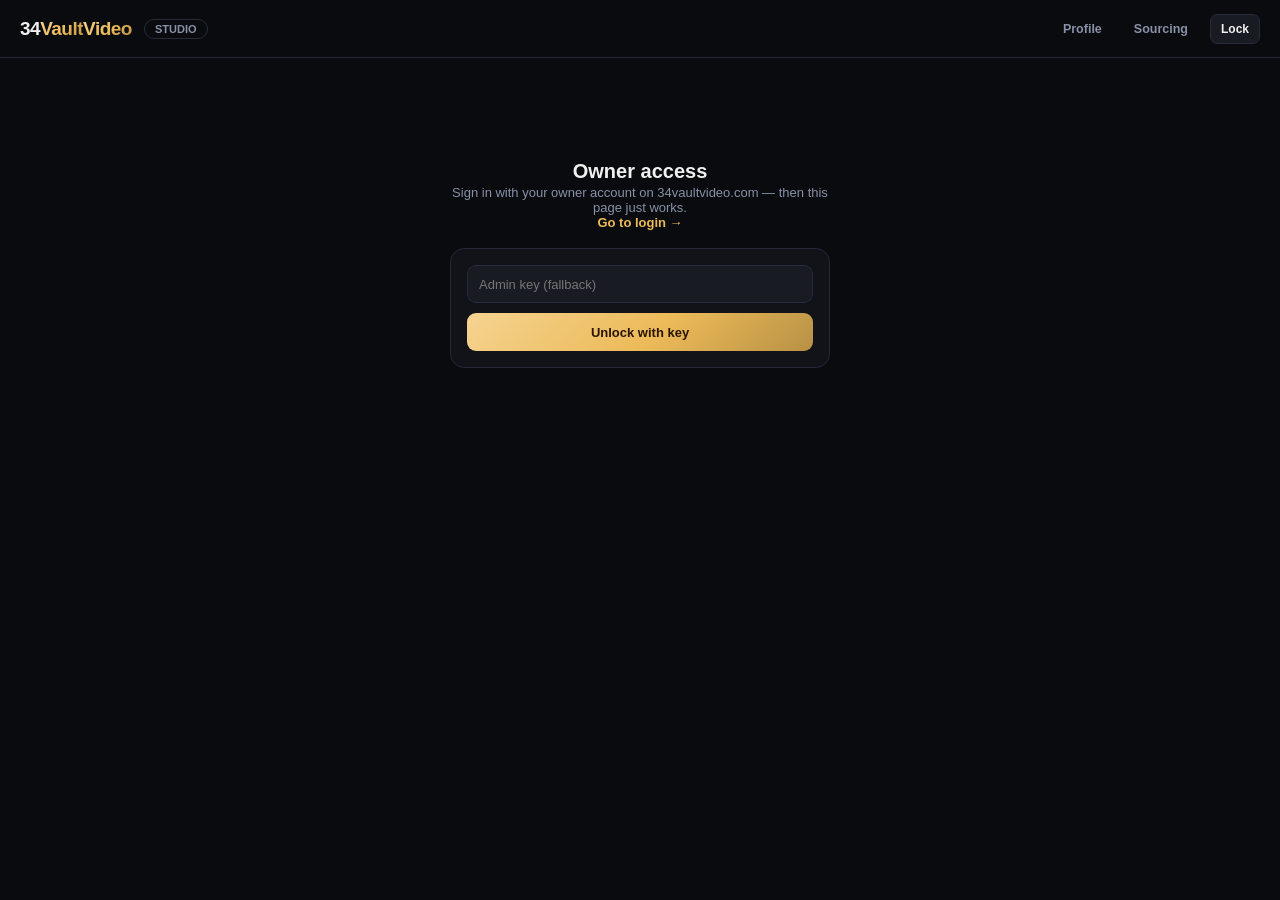
<file: studio.html>
<!DOCTYPE html>
<html lang="en">
<head>
<meta charset="UTF-8" />
<script src="/config.js?v=2"></script>
<meta name="viewport" content="width=device-width, initial-scale=1" />
<meta name="color-scheme" content="dark" />
<link rel="icon" type="image/svg+xml" href="/favicon.svg" />
<link rel="stylesheet" href="/shared.css" />
<title>Reel Studio | 34VaultVideo</title>
<meta name="robots" content="noindex, nofollow" />
<style>
  *{box-sizing:border-box}
  body{background:var(--bg,#0a0b0e);color:var(--text,#eef1f8);margin:0;font-family:-apple-system,BlinkMacSystemFont,"Segoe UI",Roboto,sans-serif}
  .topbar{position:static;background:var(--bg,#0a0b0e);height:58px;display:flex;align-items:center;gap:12px;padding:0 20px;border-bottom:1px solid var(--border,#1e222e)}
  .brand{font-size:19px;font-weight:900;letter-spacing:-.5px;cursor:pointer}
  .brand i{font-style:normal;background:var(--grad-accent,linear-gradient(120deg,#ffcb45,#f59e0b));-webkit-background-clip:text;background-clip:text;color:transparent}
  .tag{font-size:11px;font-weight:800;color:var(--sub,#8891a8);border:1px solid var(--border2,#262b3a);border-radius:999px;padding:3px 10px}
  .navlink{font-size:12.5px;font-weight:800;color:var(--sub,#8891a8);text-decoration:none;padding:6px 10px;border-radius:8px}
  .navlink:hover{color:var(--text);background:var(--surface2,#181b22)}
  .wrap{max-width:1080px;margin:0 auto;padding:22px 18px 80px}
  h1{font-size:20px;font-weight:900;margin:4px 0 2px}
  .sub{font-size:13px;color:var(--sub,#8891a8);margin-bottom:18px}
  .grid{display:grid;grid-template-columns:1fr 1fr;gap:16px;align-items:start}
  @media(max-width:860px){.grid{grid-template-columns:1fr}}
  .card{background:var(--surface,#111318);border:1px solid var(--border,#1e222e);border-radius:14px;padding:16px;margin-bottom:16px}
  .card h2{font-size:13px;font-weight:900;margin:0 0 12px;display:flex;align-items:center;gap:8px}
  .step{width:20px;height:20px;border-radius:50%;background:var(--grad-accent,linear-gradient(135deg,#ffce54,#f59e0b));color:#241a08;font-size:11px;font-weight:900;display:grid;place-items:center;flex:none}
  label{display:block;font-size:11.5px;font-weight:700;color:var(--sub,#8891a8);margin:0 0 5px}
  input,select{width:100%;height:38px;background:var(--surface2,#181b22);border:1px solid var(--border2,#262b3a);border-radius:9px;color:var(--text);font-size:13px;padding:0 11px;outline:none}
  input:focus,select:focus{border-color:var(--accent)}
  input[type=color]{padding:2px;height:38px;cursor:pointer}
  input[type=range]{height:auto;padding:0}
  .row{display:flex;gap:8px;align-items:flex-end;flex-wrap:wrap}
  .row .f{flex:1;min-width:120px}
  .btn{height:38px;padding:0 16px;border-radius:9px;border:none;cursor:pointer;font-size:13px;font-weight:800;background:var(--grad-accent,linear-gradient(135deg,#ffce54,#f59e0b));color:#2a1500;transition:transform .12s,opacity .15s;white-space:nowrap}
  .btn:hover{transform:translateY(-1px)} .btn:disabled{opacity:.5;cursor:not-allowed;transform:none}
  .btn.ghost{background:var(--surface2,#181b22);border:1px solid var(--border2,#262b3a);color:var(--text)}
  .btn.sm{height:30px;padding:0 10px;font-size:12px;border-radius:7px}
  .btn.big{height:46px;font-size:15px;width:100%}
  .hint{font-size:11px;color:var(--sub,#8891a8);line-height:1.55;margin-top:9px}
  .hint code{background:var(--surface2,#181b22);padding:1px 5px;border-radius:5px;font-size:10.5px}
  .msg{margin-top:11px;font-size:12.5px;font-weight:700;padding:9px 12px;border-radius:9px;display:none}
  .msg.ok{display:block;background:rgba(34,197,94,.1);border:1px solid rgba(34,197,94,.3);color:#86efac}
  .msg.err{display:block;background:rgba(225,29,72,.1);border:1px solid rgba(225,29,72,.3);color:#fca5a5}
  .msg.busy{display:block;background:var(--surface2,#181b22);border:1px solid var(--border2,#262b3a);color:var(--sub)}
  .msg.warn{display:block;background:rgba(245,158,11,.1);border:1px solid rgba(245,158,11,.35);color:#fcd34d}
  video{width:100%;border-radius:10px;background:#000;display:block}
  .res{display:grid;grid-template-columns:auto auto;gap:8px}
  .res .th{width:100%;aspect-ratio:16/9;border-radius:8px;overflow:hidden;background:#0d1018;position:relative}
  .res .th img{width:100%;height:100%;object-fit:cover}
  .res .th .pill{position:absolute;top:6px;right:6px;font-size:10px;font-weight:900;padding:2px 7px;border-radius:999px}
  .pill.host{background:rgba(34,197,94,.9);color:#04240f} .pill.nohost{background:rgba(245,158,11,.95);color:#2a1500}
  .rlist{display:flex;flex-direction:column;gap:7px;max-height:280px;overflow:auto;padding-right:2px}
  .rrow{display:flex;gap:8px;align-items:center;background:var(--surface2,#181b22);border:1px solid var(--border2,#262b3a);border-radius:9px;padding:7px 9px}
  .rrow .n{width:20px;text-align:center;font-weight:900;color:var(--sub);flex:none;font-size:12px}
  .rrow input{height:30px;font-size:12px}
  .rrow .num{width:74px;flex:none}
  .scene-empty{font-size:12px;color:var(--sub);text-align:center;padding:18px 6px}
  /* visual filmstrip */
  .strip{display:flex;gap:8px;overflow-x:auto;padding:4px 2px 10px;min-height:96px}
  .tile{position:relative;width:110px;flex:none;border-radius:9px;overflow:hidden;background:#0d1018;border:2px solid var(--border2,#262b3a);cursor:grab;aspect-ratio:9/16;max-height:150px;touch-action:none;user-select:none}
  .tile img{pointer-events:none;-webkit-user-drag:none}
  .tile.sel{border-color:var(--accent)}
  .tile.drag{opacity:.4}
  .tile img{width:100%;height:100%;object-fit:cover;display:block;pointer-events:none}
  .tile .ph{position:absolute;inset:0;display:grid;place-items:center;font-size:10px;color:var(--sub);text-align:center;padding:4px}
  .tile .idx{position:absolute;top:4px;left:4px;width:17px;height:17px;border-radius:50%;background:rgba(0,0,0,.65);color:#fff;font-size:10px;font-weight:900;display:grid;place-items:center}
  .tile .dur{position:absolute;bottom:4px;left:4px;font-size:10px;font-weight:800;color:#fff;background:rgba(0,0,0,.6);padding:1px 6px;border-radius:999px}
  .tile .x{position:absolute;top:4px;right:4px;width:17px;height:17px;border-radius:50%;background:rgba(0,0,0,.65);color:#fff;font-size:11px;border:none;cursor:pointer;display:grid;place-items:center;padding:0}
  .trim{background:var(--surface2,#181b22);border:1px solid var(--border2,#262b3a);border-radius:10px;padding:11px;margin-top:4px}
  .trim .hd{font-size:12px;font-weight:800;margin-bottom:9px}
  .trim .r{display:flex;gap:7px;align-items:center;flex-wrap:wrap}
  .trim .num{width:70px}
  /* trim track = drag the edges/middle right on the clip (video-editor style) */
  .track{position:relative;height:44px;background:var(--bg,#0a0b0e);border:1px solid var(--border2,#262b3a);border-radius:8px;margin:2px 0 9px;overflow:hidden;touch-action:none;user-select:none}
  .track .seg{position:absolute;top:0;bottom:0;background:rgba(245,158,11,.28);cursor:grab}
  .track .hnd{position:absolute;top:0;bottom:0;width:10px;background:var(--accent,#f59e0b);cursor:ew-resize;display:flex;align-items:center;justify-content:center}
  .track .hnd::after{content:"";width:2px;height:15px;background:rgba(0,0,0,.5);border-radius:2px}
  .track .hnd.hl{left:-10px;border-radius:6px 0 0 6px} .track .hnd.hr{right:-10px;border-radius:0 6px 6px 0}
  .trkscale{display:flex;justify-content:space-between;font-size:9.5px;color:var(--sub,#8891a8);margin:-6px 0 8px;font-variant-numeric:tabular-nums}
  .track .phl{position:absolute;top:0;bottom:0;width:2px;background:#fff;box-shadow:0 0 4px rgba(0,0,0,.6);pointer-events:none}
  .tlbl{font-size:11.5px;font-weight:800}
  .trrow{display:flex;gap:5px;align-items:center;margin-bottom:7px}
  .trrow .trk{width:26px;flex:none;font-size:11px;font-weight:800;color:var(--sub,#8891a8)}
  .trrow .num{width:78px;text-align:center}
  .trrow .nb{padding:0 8px;min-width:0;font-variant-numeric:tabular-nums}
  /* per-scene visual crop */
  .cropwrap{position:relative;margin-top:8px;border-radius:9px;overflow:hidden;background:#000;max-width:100%;user-select:none;touch-action:none;line-height:0}
  .cropwrap img{display:block;width:100%;height:auto;pointer-events:none;-webkit-user-drag:none}
  .cropwrap .loadfr{display:grid;place-items:center;min-height:150px;color:var(--sub,#8891a8);font-size:11px;line-height:1.4;text-align:center;padding:8px}
  .cropbox{position:absolute;border:2px solid var(--accent,#f59e0b);box-shadow:0 0 0 4000px rgba(0,0,0,.5);cursor:grab;box-sizing:border-box}
  .cropbox .ch{position:absolute;right:-10px;bottom:-10px;width:18px;height:18px;background:var(--accent,#f59e0b);border:2px solid #0a0b0e;border-radius:4px;cursor:nwse-resize}
  .tile .cropmark{position:absolute;bottom:4px;right:4px;font-size:10px;background:rgba(245,158,11,.95);color:#2a1500;border-radius:5px;padding:0 5px;font-weight:900;line-height:16px}
  /* overlay (sticker/emoji) rows */
  .ovsel{height:32px;font-size:12px}
  .pchk{display:inline-flex;align-items:center;gap:5px;font-size:12.5px;font-weight:700;cursor:pointer;background:var(--surface2,#181b22);border:1px solid var(--border2,#262b3a);border-radius:8px;padding:5px 10px}
  .pchk input{width:auto;height:auto;margin:0}
  /* live reel-frame preview mockup */
  .mock{position:relative;width:100%;max-width:230px;aspect-ratio:9/16;margin:0 auto;border-radius:9px;overflow:hidden;background:#0d1018;border:1px solid var(--border2,#262b3a)}
  .mock .mockempty{position:absolute;inset:0;display:grid;place-items:center;text-align:center;font-size:11px;color:var(--sub,#8891a8);padding:14px}
  .mock .mband{position:absolute;background:#0d1018;overflow:hidden}
  .mock .mband img{width:100%;height:100%;object-fit:cover}
  .mock .mcap{position:absolute;left:0;right:0;text-align:center;font-weight:900;line-height:1.05;font-family:Arial,Helvetica,sans-serif;padding:0 4px;white-space:pre-wrap}
  .mock .mov{position:absolute;cursor:grab;touch-action:none}
  .mock .mov img{width:100%;height:auto;display:block;pointer-events:none;-webkit-user-drag:none}
  .mock .mov:hover{outline:1.5px dashed var(--accent)}
  .mock .movh{position:absolute;right:-6px;bottom:-6px;width:14px;height:14px;background:var(--accent,#f59e0b);border:1.5px solid #0a0b0e;border-radius:50%;cursor:nwse-resize}
  .cap-line{display:flex;gap:8px;margin-bottom:7px}
  .lib{display:grid;grid-template-columns:repeat(auto-fill,minmax(150px,1fr));gap:11px}
  .lib .item{background:var(--surface2,#181b22);border:1px solid var(--border2,#262b3a);border-radius:11px;overflow:hidden}
  .lib video{aspect-ratio:9/16;object-fit:cover}
  .lib .meta{padding:8px 9px;font-size:11px}
  .lib .meta .t{font-weight:800;overflow:hidden;text-overflow:ellipsis;white-space:nowrap}
  .lib .meta .s{color:var(--sub);margin-top:2px}
  .lib .acts{display:flex;gap:6px;padding:0 9px 9px}
  .lib .acts a,.lib .acts button{flex:1;text-align:center}
  .gate{max-width:380px;margin:80px auto;text-align:center}
  .spin{display:inline-block;width:13px;height:13px;border:2px solid rgba(255,255,255,.25);border-top-color:#fff;border-radius:50%;animation:sp .7s linear infinite;vertical-align:-2px}
  @keyframes sp{to{transform:rotate(360deg)}}
  .sr{display:flex;gap:9px;align-items:center;padding:7px 0;border-bottom:1px solid var(--border,#1e222e);cursor:pointer}
  .sr:hover{background:var(--surface2,#181b22)} .sr img{width:74px;aspect-ratio:16/9;object-fit:cover;border-radius:6px;background:#0d1018;flex:none}
  .sr .t{font-size:12.5px;font-weight:700;overflow:hidden;display:-webkit-box;-webkit-line-clamp:2;-webkit-box-orient:vertical}
  /* source picker tabs + result grid */
  .srctabs{display:flex;gap:6px;margin-bottom:11px;flex-wrap:wrap}
  .stab{font-size:12px;font-weight:800;padding:6px 12px;border-radius:8px;cursor:pointer;background:var(--surface2,#181b22);border:1px solid var(--border2,#262b3a);color:var(--sub,#8891a8)}
  .stab.on{background:var(--grad-accent,linear-gradient(135deg,#ffce54,#f59e0b));color:#2a1500;border-color:transparent}
  .resgrid{display:grid;grid-template-columns:repeat(auto-fill,minmax(118px,1fr));gap:9px;margin-top:11px;max-height:330px;overflow:auto}
  .rescard{background:var(--surface2,#181b22);border:1px solid var(--border2,#262b3a);border-radius:9px;overflow:hidden;cursor:pointer;transition:border-color .15s,transform .1s}
  .rescard:hover{border-color:var(--accent);transform:translateY(-2px)}
  .rescard .th{width:100%;aspect-ratio:16/9;background:#0d1018;position:relative;overflow:hidden}
  .rescard .th img{width:100%;height:100%;object-fit:cover;display:block}
  .rescard .th .b{position:absolute;top:4px;right:4px;font-size:9px;font-weight:900;padding:1px 6px;border-radius:999px}
  .b.host{background:rgba(34,197,94,.9);color:#04240f} .b.nohost{background:rgba(245,158,11,.95);color:#2a1500}
  .rescard .cap{padding:6px 7px 2px;font-size:11px;font-weight:700;line-height:1.3;overflow:hidden;display:-webkit-box;-webkit-line-clamp:2;-webkit-box-orient:vertical}
  .rescard .sub{font-size:10px;color:var(--sub,#8891a8);padding:0 7px 6px}
  .resgrid .empty{grid-column:1/-1;text-align:center;color:var(--sub);font-size:12px;padding:20px 6px}
</style>
</head>
<body>
<header class="topbar">
  <div class="brand" onclick="location.href='index.html'">34<i>Vault</i><i>Video</i></div>
  <span class="tag">STUDIO</span>
  <div style="flex:1"></div>
  <a class="navlink" href="profile.html">Profile</a>
  <a class="navlink" href="sourcing.html">Sourcing</a>
  <button class="btn ghost sm" onclick="logout()">Lock</button>
</header>

<!-- gate -->
<div class="wrap" id="gate" style="display:none">
  <div class="gate">
    <h1>Owner access</h1>
    <div class="sub">Sign in with your owner account on 34vaultvideo.com — then this page just works.<br><a href="auth.html" style="color:var(--accent);font-weight:800">Go to login →</a></div>
    <div class="card"><input type="password" id="keyInput" placeholder="Admin key (fallback)" /><button class="btn" style="width:100%;margin-top:10px" onclick="saveKey()">Unlock with key</button><div class="msg" id="gateMsg"></div></div>
  </div>
</div>

<!-- main -->
<div class="wrap" id="main" style="display:none">
  <h1>Reel Studio</h1>
  <div class="sub">Pick a video, mark the scenes you want, drop them on a template, and assemble a ready-to-post reel.</div>

  <div class="grid">
    <div>
      <!-- 1 source -->
      <div class="card">
        <h2><span class="step">1</span> Source video</h2>
        <div class="srctabs">
          <button class="stab on" data-tab="search" onclick="srcTab('search')">🔍 Search</button>
          <button class="stab" data-tab="browse" onclick="srcTab('browse')">📼 Browse</button>
          <button class="stab" data-tab="sourcing" onclick="srcTab('sourcing')">✦ From sourcing</button>
          <button class="stab" data-tab="link" onclick="srcTab('link')">🔗 Paste link</button>
        </div>
        <div class="spane" id="sp-search">
          <div class="row"><div class="f"><input id="search" placeholder="Search titles on your site…" autocomplete="off" /></div><button class="btn ghost" id="searchBtn" onclick="doSearch()">Search</button></div>
        </div>
        <div class="spane" id="sp-browse" style="display:none"><div class="hint" style="margin:0">Your most-viewed videos — the hosted ones (green) are ready to edit. Click to load.</div></div>
        <div class="spane" id="sp-sourcing" style="display:none"><div class="hint" style="margin:0">Reels from your Sourcing feed whose source you already have on-site. Click to edit that source.</div></div>
        <div class="spane" id="sp-link" style="display:none">
          <div class="row"><div class="f"><input id="linkin" placeholder="Paste a 34vaultvideo link (watch.html?slug=…) or a slug" autocomplete="off" /></div><button class="btn ghost" id="linkBtn" onclick="loadFromLink()">Load</button></div>
        </div>
        <div class="resgrid" id="results" style="display:none"></div>
        <div id="loaded" style="display:none;margin-top:12px">
          <video id="srcVideo" controls preload="metadata" playsinline></video>
          <div class="hint" id="srcInfo"></div>
          <div class="msg" id="srcMsg"></div>
        </div>
      </div>

      <!-- 2 scenes -->
      <div class="card">
        <h2><span class="step">2</span> Scenes <span class="tag" id="sceneTotal" style="margin-left:auto">0.0s</span></h2>
        <div class="row" style="margin-bottom:10px">
          <button class="btn sm" id="addSceneBtn" onclick="addSceneAtPlayhead()" disabled>＋ Add at playhead</button>
          <button class="btn sm" id="smartBtn" onclick="smartAuto()" disabled title="AI picks SFW scenes across the video (edit after)">🤖 Smart auto</button>
          <button class="btn ghost sm" id="autoFillBtn" onclick="autoFillScenes()" disabled title="Spread evenly-spaced scenes as a starting point">✨ Even</button>
          <button class="btn ghost sm" id="previewReelBtn" onclick="previewReel()" title="Play the scenes in order — a preview of the reel's clip">▶ Preview reel</button>
          <button class="btn ghost sm" onclick="stopSeq();SCENES=[];SELIDX=-1;renderScenes()">Clear</button>
        </div>
        <div class="hint" id="sceneHint" style="margin:0 0 8px">Drag tiles to reorder. Click a tile to trim it.</div>
        <div class="strip" id="sceneStrip"><div class="scene-empty">Load a video, then <b>🤖 Smart auto</b> to let AI pick SFW scenes, or scrub and <b>＋ Add at playhead</b>. Drag tiles to reorder, click to trim.</div></div>
        <div class="trim" id="trimPanel" style="display:none"></div>
        <div class="trim" id="cropPanel" style="display:none"></div>
        <video id="thumbVid" crossorigin="anonymous" preload="metadata" muted playsinline style="display:none"></video>
        <video id="cropVid" crossorigin="anonymous" preload="metadata" muted playsinline style="display:none"></video>
        <canvas id="thumbCanvas" width="180" height="320" style="display:none"></canvas>
        <div class="msg" id="sceneMsg"></div>
      </div>
    </div>

    <div>
      <!-- live preview of the actual reel frame -->
      <div class="card">
        <h2>Preview <span class="tag" style="margin-left:auto;font-weight:700">live</span></h2>
        <div class="mock" id="mock"><div class="mockempty">Load a video &amp; add scenes to preview the reel frame.</div></div>
        <div class="hint" style="text-align:center;margin-top:8px">This is how the reel frame looks — background, caption, clip &amp; stickers. Final motion/music is in the assembled video.</div>
      </div>

      <!-- 3 template -->
      <div class="card">
        <h2><span class="step">3</span> Template</h2>
        <div class="row">
          <div class="f"><label>Saved template</label>
            <select id="tplSelect" onchange="onTplSelect()"><option value="">Custom</option></select>
          </div>
          <button class="btn ghost sm" id="updTplBtn" onclick="updateTemplate()" title="Overwrite the selected template with the current settings" disabled>✎ Update</button>
          <button class="btn ghost sm" id="delTplBtn" onclick="deleteTemplate()" title="Delete the selected template" disabled>🗑</button>
        </div>
        <div class="cap-line" style="margin-top:10px"><input id="cap1" placeholder="Top caption line" /></div>
        <div class="cap-line"><input id="cap2" placeholder="Second caption line (optional)" /></div>
        <div class="row" style="margin-top:4px">
          <div class="f" style="max-width:120px"><label>Background</label><input type="color" id="bg" value="#C7A876" /></div>
          <div class="f"><label>Band size</label><select id="band"><option value="820">Small</option><option value="1000" selected>Medium</option><option value="1180">Large</option></select></div>
          <div class="f"><label>Band Y (<span id="bandYv">560</span>)</label><input type="range" id="bandY" min="120" max="1400" value="560" oninput="document.getElementById('bandYv').textContent=this.value" /></div>
        </div>
        <div class="row" style="margin-top:10px">
          <div class="f"><label>Background image (optional — overrides colour)</label><input type="file" id="bgImgFile" accept="image/*" style="padding:7px 10px;height:auto" onchange="onBgImagePick()" /></div>
          <button class="btn ghost sm" id="bgImgClear" onclick="clearBgImage()" style="display:none">✕ Clear</button>
        </div>
        <div class="row" style="margin-top:12px">
          <div class="f"><label>Transition between scenes</label>
            <select id="txScene" onchange="renderMockup()"><option value="none">None (hard cut)</option><option value="dissolve">Dissolve (crossfade)</option><option value="fade">Fade through black</option></select>
          </div>
          <div class="f" style="max-width:104px"><label>Length (s)</label><input type="number" id="txDur" min="0.1" max="2" step="0.1" value="0.5" /></div>
        </div>
        <div class="row" style="margin-top:8px">
          <div class="f"><label>Ending</label>
            <select id="txEnd"><option value="none">None</option><option value="fade">Fade out to black</option></select>
          </div>
          <div class="f" style="max-width:104px"><label>Length (s)</label><input type="number" id="txEndDur" min="0.2" max="3" step="0.1" value="0.8" /></div>
          <button class="btn ghost sm" id="txTestBtn" onclick="testTransitions()" title="Preview the transitions on the frames above">▶ Test</button>
        </div>
        <div class="row" style="margin-top:10px">
          <div class="f"><input id="tplName" placeholder="Template name to save" /></div>
          <button class="btn ghost sm" id="saveTplBtn" onclick="saveTemplate()">💾 Save as new</button>
        </div>
        <div class="msg" id="tplMsg"></div>
      </div>

      <!-- 3.5 music -->
      <div class="card">
        <h2><span class="step">♪</span> Music <span class="tag" style="margin-left:auto;font-weight:700">optional</span></h2>
        <div class="row">
          <div class="f"><label>Track</label>
            <select id="musicSelect" onchange="onMusicSelect()"><option value="">None</option></select>
          </div>
          <div class="f" style="max-width:110px"><label>Start (s)</label><input type="number" id="musicStart" min="0" step="0.5" value="0" /></div>
          <button class="btn ghost sm" id="musicPrevBtn" onclick="previewMusic()" disabled>▶</button>
        </div>
        <audio id="musicAudio" style="display:none"></audio>
        <div class="row" style="margin-top:10px">
          <div class="f"><label>Add a track (mp3 / m4a, ≤25MB)</label><input type="file" id="musicFile" accept="audio/*" style="padding:7px 10px;height:auto" /></div>
          <button class="btn ghost sm" id="musicUpBtn" onclick="uploadMusic()">⬆ Add</button>
        </div>
        <div class="hint">The track loops to fill the reel and is cut to its length. Set “Start” to pick which part of the song plays.</div>
        <div class="msg" id="musicMsg"></div>
      </div>

      <!-- stickers / emoji -->
      <div class="card">
        <h2><span class="step">★</span> Stickers &amp; emoji <span class="tag" style="margin-left:auto;font-weight:700">optional</span></h2>
        <div class="row">
          <div class="f"><label>Upload a PNG (emoji / sticker / character — transparent ok)</label><input type="file" id="stickerFile" accept="image/png,image/webp,image/*" style="padding:7px 10px;height:auto" /></div>
          <div class="f" style="max-width:150px"><label>Place</label><select id="stickerPlace"><option value="under">Under caption</option><option value="br">Bottom-right</option><option value="bl">Bottom-left</option><option value="center">Center</option></select></div>
          <button class="btn sm" id="stickerAddBtn" onclick="addSticker()">＋ Add PNG</button>
        </div>
        <div class="row" style="margin-top:8px">
          <div class="f"><label>Saved presets</label><select id="presetSel"></select></div>
          <button class="btn ghost sm" id="presetAddBtn" onclick="addFromPreset()">＋ Use</button>
        </div>
        <div class="hint" style="margin-top:6px">Pick where it starts, then <b>drag it to move</b> and <b>pull its corner to resize</b> on the Preview. Hit 💾 to save a sticker as a named preset.</div>
        <div class="msg" id="ovMsg"></div>
        <div id="ovList" style="margin-top:10px"></div>
      </div>

      <!-- 4 create -->
      <div class="card">
        <h2><span class="step">4</span> Create reel</h2>
        <label>Instagram caption (IG-safe, saved with the reel)</label>
        <div class="row" style="align-items:flex-start"><div class="f"><textarea id="igCaption" placeholder="▶ Full video — link in bio 🔗" style="width:100%;min-height:74px;resize:vertical;background:var(--surface2,#181b22);border:1px solid var(--border2,#262b3a);border-radius:9px;color:var(--text);font:inherit;font-size:12.5px;line-height:1.45;padding:9px 11px;outline:none"></textarea></div><button class="btn ghost sm" id="capBtn" onclick="autoCaption()" title="Generate an IG-safe caption from the video">✨ Auto</button></div>
        <button class="btn big" id="assembleBtn" style="margin-top:12px" onclick="assemble()" disabled>🎬 Assemble reel</button>
        <div class="msg" id="asmMsg"></div>
        <div id="result" style="display:none;margin-top:12px">
          <video id="resVideo" controls preload="metadata" playsinline style="max-width:280px;margin:0 auto"></video>
          <div class="row" style="margin-top:10px;justify-content:center">
            <a class="btn sm" id="dlBtn" href="#" download target="_blank" rel="noopener">⬇ Download</a>
          </div>
        </div>
      </div>
    </div>
  </div>

  <!-- library -->
  <div class="card">
    <h2>Reel library <span class="tag" id="libCount" style="margin-left:8px">0</span></h2>
    <div class="row" style="align-items:center;margin-bottom:10px">
      <span style="font-size:12px;font-weight:800;color:var(--sub,#8891a8)">📤 Push to:</span>
      <label class="pchk"><input type="checkbox" id="pt_telegram" checked> Telegram</label>
      <label class="pchk"><input type="checkbox" id="pt_instagram"> Instagram</label>
      <select id="pt_ig_mode" title="How Instagram (Buffer) posts this reel" onchange="document.getElementById('pt_ig_at').style.display=this.value==='at'?'':'none'" style="font-size:12px;padding:3px 6px;border-radius:7px;border:1px solid var(--line,#2a3350);background:var(--panel,#141a2e);color:var(--fg,#e8ecf6)">
        <option value="queue">Buffer queue (scheduled)</option>
        <option value="now">Share now</option>
        <option value="at">Schedule at…</option>
        <option value="draft">Save as draft (review in Buffer)</option>
      </select>
      <input type="datetime-local" id="pt_ig_at" style="display:none;font-size:12px;padding:3px 6px;border-radius:7px;border:1px solid var(--line,#2a3350);background:var(--panel,#141a2e);color:var(--fg,#e8ecf6)">
      <span class="hint" style="margin:0">— the 📤 button on a reel pushes to the checked platforms.</span>
    </div>
    <div class="msg" id="libMsg"></div>
    <div class="lib" id="libList"></div>
    <div class="hint" id="libEmpty">No reels yet — assemble one above and it lands here, ready to push.</div>
  </div>
</div>

<script>
const API=window.__API__||"https://api.34vault.com";
const CLIPSRC=(location.origin.includes("localhost")?"https://34vaultvideo.com":location.origin)+"/clipsrc";
const $=id=>document.getElementById(id);
let KEY=localStorage.getItem("_vadminKey")||"";
let SRC=null;      // {slug,title,r2Key,duration}
let SCENES=[];     // [{start,len}]
let TEMPLATES=[];

const esc=s=>String(s==null?"":s).replace(/[&<>"']/g,c=>({"&":"&amp;","<":"&lt;",">":"&gt;",'"':"&quot;","'":"&#39;"}[c]));
function show(el,cls,txt){ el.className="msg "+cls; el.innerHTML=txt; }
async function api(path,opts={}){
  const r=await fetch(API+path,{...opts,credentials:"include",headers:{...(opts.headers||{}),"x-admin-key":KEY,"Content-Type":"application/json"}});
  const d=await r.json().catch(()=>({})); if(!r.ok){ const e=new Error(d.error||("HTTP "+r.status)); e.status=r.status; throw e; } return d;
}
function gate(){ $("gate").style.display=""; $("main").style.display="none"; }
function main(){ $("gate").style.display="none"; $("main").style.display=""; loadTemplates(); loadMusic(); loadPresets(); loadLibrary();
  const s=new URLSearchParams(location.search).get("source"); if(s) loadSource(s); }
async function saveKey(){ const k=$("keyInput").value.trim(); if(!k) return; KEY=k;
  try{ await api("/api/admin/templates?kind=reel"); localStorage.setItem("_vadminKey",k); main(); }catch(e){ show($("gateMsg"),"err","Invalid key."); } }
function logout(){ localStorage.removeItem("_vadminKey"); KEY=""; gate(); }

// ── 1 · source (tabbed visual picker) ──
function srcTab(t){
  document.querySelectorAll(".stab").forEach(b=>b.classList.toggle("on",b.dataset.tab===t));
  document.querySelectorAll(".spane").forEach(p=>p.style.display=p.id==="sp-"+t?"":"none");
  $("results").style.display="none"; $("results").innerHTML="";
  if(t==="browse") browsePopular();
  else if(t==="sourcing") loadFromSourcing();
}
function parseSlug(s){
  s=String(s||"").trim();
  let m=s.match(/[?&]slug=([^&#]+)/); if(m) return decodeURIComponent(m[1]);
  m=s.match(/\/r\/([^/?#]+)/); if(m) return decodeURIComponent(m[1]);
  return decodeURIComponent(s.replace(/[?#].*$/,"").replace(/\/+$/,"").split("/").pop()||s);
}
// items: [{slug,title,thumb,hosted,sub}]
function renderGrid(items,emptyMsg){
  const el=$("results"); el.style.display="";
  if(!items.length){ el.innerHTML=`<div class="empty">${esc(emptyMsg||"Nothing found.")}</div>`; return; }
  el.innerHTML=items.map((v,i)=>`
    <div class="rescard" data-i="${i}">
      <div class="th">${/^https?:\/\//.test(v.thumb||"")?`<img src="${esc(v.thumb)}" referrerpolicy="no-referrer" loading="lazy" onerror="this.style.display='none'" alt="">`:""}
        <span class="b ${v.hosted?'host':'nohost'}">${v.hosted?'hosted':'not hosted'}</span></div>
      <div class="cap">${esc(v.title||"(untitled)")}</div>${v.sub?`<div class="sub">${esc(v.sub)}</div>`:""}
    </div>`).join("");
  el.querySelectorAll(".rescard").forEach(c=>c.addEventListener("click",()=>loadSource(items[+c.dataset.i].slug)));
}
async function doSearch(){
  const q=$("search").value.trim(); if(!q) return;
  // if they pasted a link/slug, just load it
  if(/https?:\/\/|slug=|\//.test(q)){ return loadSource(parseSlug(q)); }
  $("searchBtn").disabled=true; $("results").style.display=""; $("results").innerHTML=`<div class="empty"><span class="spin"></span> Searching…</div>`;
  try{
    const d=await fetch(`${API}/api/videos?all=1&limit=24&sort=views&q=${encodeURIComponent(q)}`,{credentials:"include"}).then(r=>r.json());
    const vids=(d.videos||d||[]);
    renderGrid(vids.map(v=>({slug:v.slug,title:v.title,thumb:v.thumbUrl,hosted:!!v.r2Key,sub:Math.round(v.duration||0)+"s"})),"No matches — try another term or the Paste-link tab.");
  }catch(e){ show($("srcMsg"),"err",e.message||"Search failed"); }
  finally{ $("searchBtn").disabled=false; }
}
async function browsePopular(){
  $("results").style.display=""; $("results").innerHTML=`<div class="empty"><span class="spin"></span> Loading…</div>`;
  try{
    const d=await fetch(`${API}/api/videos?all=1&limit=36&sort=views`,{credentials:"include"}).then(r=>r.json());
    const vids=(d.videos||d||[]);
    renderGrid(vids.map(v=>({slug:v.slug,title:v.title,thumb:v.thumbUrl,hosted:!!v.r2Key,sub:Math.round(v.duration||0)+"s"})),"No videos yet.");
  }catch(e){ show($("srcMsg"),"err",e.message||"Failed"); }
}
async function loadFromSourcing(){
  $("results").style.display=""; $("results").innerHTML=`<div class="empty"><span class="spin"></span> Loading sourcing feed…</div>`;
  try{
    const d=await api("/api/admin/sourcing");
    const seen={}, items=[];
    for(const r of (d.feed||[])){ if(r.onSite&&r.match&&r.match.slug&&!seen[r.match.slug]){ seen[r.match.slug]=1;
      items.push({slug:r.match.slug,title:r.sourceName||r.match.title,thumb:r.thumb,hosted:true,sub:"▶ "+(r.plays||0).toLocaleString()+" on IG"}); } }
    renderGrid(items,"No confirmed sources in your feed yet — match some in the Sourcing tool first.");
  }catch(e){ if(e.status===401) gate(); else show($("srcMsg"),"err",e.message||"Failed"); }
}
function loadFromLink(){ const s=parseSlug($("linkin").value); if(!s){ show($("srcMsg"),"err","Paste a link or slug."); return; } loadSource(s); }
async function loadSource(slug){
  slug=String(slug||"").trim(); if(!slug){ show($("srcMsg"),"err","No video specified."); return; }
  $("loaded").style.display=""; show($("srcMsg"),"busy",`<span class="spin"></span> Loading…`);
  try{
    const r=await fetch(`${API}/api/videos/slug/${encodeURIComponent(slug)}`,{credentials:"include"});
    if(!r.ok) throw new Error(r.status===404?"That video isn't in your catalog.":"HTTP "+r.status);
    const v=(await r.json()).video;
    if(!v||!v.slug){ show($("srcMsg"),"err","Couldn't load that video."); return; }
    SRC={slug:v.slug,title:v.title,r2Key:v.r2Key,duration:v.duration,tags:v.tags||[],categories:v.categories||[]};
    $("results").style.display="none"; $("results").innerHTML="";
    $("srcVideo").src=`${CLIPSRC}?slug=${encodeURIComponent(v.slug)}`;
    $("srcInfo").innerHTML=`<b>${esc(v.title)}</b> · ${Math.round(v.duration||0)}s`;
    $("addSceneBtn").disabled=false; $("autoFillBtn").disabled=false; $("smartBtn").disabled=false;
    $("thumbVid").src=`${CLIPSRC}?slug=${encodeURIComponent(v.slug)}`;
    $("cropVid").src=`${CLIPSRC}?slug=${encodeURIComponent(v.slug)}`;
    SCENES=[]; SELIDX=-1; for(const k in THUMBS) delete THUMBS[k]; for(const k in CROPFRAMES) delete CROPFRAMES[k]; renderScenes(); updateAssembleBtn();
    if(!v.r2Key) show($("srcMsg"),"ok",`Ready — 🤖 Smart-auto or scrub & add scenes, then Assemble. Nothing needs hosting. <button class="btn sm" onclick="hostSource('${esc(v.slug)}')" style="margin-left:6px">⚡ Host it</button> <span style="opacity:.75">only if you want a saved copy (faster repeat + playback).</span>`);
    else show($("srcMsg"),"ok","Hosted ✓ — 🤖 Smart auto, or scrub and add scenes.");
  }catch(e){ show($("srcMsg"),"err",e.message||"Failed"); }
}

// Host an un-hosted source into our CDN right here: kick host-now, poll the slug until its
// r2Key appears, then flip SRC to hosted so Smart-auto + Assemble unlock — no leaving the studio.
async function hostSource(slug){
  slug=String(slug||"").trim(); if(!slug||!(SRC&&SRC.slug===slug)) return;
  show($("srcMsg"),"busy",`<span class="spin"></span> Hosting this video into your CDN… (~10–40s, keep this open)`);
  try{
    const r=await fetch(`${API}/api/videos/slug/${encodeURIComponent(slug)}/host-now`,{method:"POST",credentials:"include"});
    const d=await r.json().catch(()=>({}));
    if(r.status===503){ show($("srcMsg"),"warn",`High demand right now. <button class="btn sm" onclick="hostSource('${esc(slug)}')">Try again</button>`); return; }
    if(d&&d.ready&&d.videoUrl){ _srcHosted(slug); return; }
  }catch(e){ show($("srcMsg"),"err",`Couldn't start hosting. <button class="btn sm" onclick="hostSource('${esc(slug)}')">Retry</button>`); return; }
  const started=Date.now();
  const timer=setInterval(async()=>{
    if(!(SRC&&SRC.slug===slug)){ clearInterval(timer); return; }        // user switched source
    if(Date.now()-started>180000){ clearInterval(timer); show($("srcMsg"),"warn",`Still working — <button class="btn sm" onclick="hostSource('${esc(slug)}')">check again</button>.`); return; }
    try{
      const rr=await fetch(`${API}/api/videos/slug/${encodeURIComponent(slug)}?_=${Date.now()}`,{credentials:"include"});
      const vv=(await rr.json()).video;
      if(vv&&vv.r2Key){ clearInterval(timer); _srcHosted(slug); }
    }catch(e){}
  },3000);
}
function _srcHosted(slug){
  if(!(SRC&&SRC.slug===slug)) return;
  SRC.r2Key=true;
  $("srcVideo").src=`${CLIPSRC}?slug=${encodeURIComponent(slug)}`; // now 302s to the fast R2 copy
  updateAssembleBtn();
  show($("srcMsg"),"ok","Hosted ✓ — 🤖 Smart auto, or scrub and add scenes.");
}

// ── 2 · scenes (visual filmstrip: drag to reorder, click to trim, AI or manual) ──
let SELIDX=-1, _dragI=null, _prevTimer=null, _thumbBusy=false;
const THUMBS={};   // start(2dp) -> dataURL
function fmtTime(t){ t=Math.max(0,t||0); return Math.floor(t/60)+":"+String(Math.floor(t%60)).padStart(2,"0"); }
function addSceneAtPlayhead(){ const t=$("srcVideo").currentTime||0; SCENES.push({start:Math.max(0,+t.toFixed(2)),len:2}); SELIDX=SCENES.length-1; renderScenes(); }
function autoFillScenes(){
  const dur=($("srcVideo")&&$("srcVideo").duration)||(SRC&&SRC.duration)||0;
  if(!dur){ show($("sceneMsg"),"warn","Let the video load its duration first."); return; }
  const N=6, skip=Math.min(8,dur*0.08), usable=Math.max(1,dur-skip*2), gap=usable/N;
  SCENES=[]; for(let i=0;i<N;i++) SCENES.push({start:+(skip+i*gap).toFixed(2),len:2}); SELIDX=0; renderScenes();
}
async function smartAuto(){
  if(!SRC){ show($("sceneMsg"),"warn","Load a video first."); return; }
  $("smartBtn").disabled=true; show($("sceneMsg"),"busy",`<span class="spin"></span> AI scanning for SFW scenes… (~20–40s)`);
  try{
    const d=await api("/api/admin/reel/autoscenes",{method:"POST",body:JSON.stringify({sourceSlug:SRC.slug,count:6})});
    SCENES=(d.scenes||[]).map(s=>({start:+s.start||0,len:+s.len||2})); SELIDX=SCENES.length?0:-1; renderScenes();
    show($("sceneMsg"),SCENES.length?"ok":"warn",SCENES.length?`Picked ${SCENES.length} SFW scenes — drag/trim to taste.`:"No clean scenes found — add manually.");
  }catch(e){ show($("sceneMsg"),"err",e.message||"Failed"); }
  finally{ $("smartBtn").disabled=false; }
}
function renderScenes(){
  const total=SCENES.reduce((a,s)=>a+(+s.len||0),0);
  $("sceneTotal").textContent=total.toFixed(1)+"s";
  const el=$("sceneStrip");
  if(!SCENES.length){ el.innerHTML=`<div class="scene-empty">Load a video, then <b>🤖 Smart auto</b>, or scrub and <b>＋ Add at playhead</b>. Drag tiles to reorder, click to trim.</div>`; $("trimPanel").style.display="none"; $("cropPanel").style.display="none"; updateAssembleBtn(); return; }
  el.innerHTML=SCENES.map((s,i)=>{
    const th=THUMBS[s.start.toFixed(2)];
    const inner=th?`<img src="${th}" alt="">`:`<div class="ph">scene ${i+1}<br>@${fmtTime(s.start)}</div>`;
    return `<div class="tile ${i===SELIDX?'sel':''}" data-i="${i}">${inner}<span class="idx">${i+1}</span><span class="dur">${(+s.len).toFixed(1)}s</span>${s.crop?'<span class="cropmark" title="cropped">✂</span>':''}<button class="x" data-i="${i}" title="Remove">✕</button></div>`;
  }).join("");
  // pointer-based reorder (HTML5 drag was flaky) — short press = select, drag = reorder
  el.querySelectorAll(".tile").forEach(t=>{
    const i=+t.dataset.i;
    t.addEventListener("pointerdown",e=>{
      if(e.target.classList.contains("x")) return;
      e.preventDefault();
      const sx=e.clientX, sy=e.clientY; let moved=false, tgt=i;
      const move=ev=>{
        if(!moved && Math.hypot(ev.clientX-sx,ev.clientY-sy)<6) return;
        moved=true; t.classList.add("drag");
        const tiles=[...el.querySelectorAll(".tile")]; let best=1e9;
        tiles.forEach((el2,k)=>{ const r=el2.getBoundingClientRect(); const d=Math.abs((r.left+r.right)/2-ev.clientX); if(d<best){ best=d; tgt=k; } });
        tiles.forEach((el2,k)=>el2.style.outline=(k===tgt&&tgt!==i)?"2px solid var(--accent)":"");
      };
      const up=()=>{
        window.removeEventListener("pointermove",move); window.removeEventListener("pointerup",up);
        el.querySelectorAll(".tile").forEach(el2=>el2.style.outline="");
        if(moved){ moveScene(i,tgt); } else { SELIDX=i; renderScenes(); previewScene(i); }
      };
      window.addEventListener("pointermove",move); window.addEventListener("pointerup",up);
    });
  });
  el.querySelectorAll(".x").forEach(b=>b.addEventListener("click",e=>{ e.stopPropagation(); const i=+b.dataset.i; SCENES.splice(i,1); if(SELIDX>=SCENES.length) SELIDX=SCENES.length-1; renderScenes(); }));
  renderTrim(); renderCrop(); ensureThumbs(); updateAssembleBtn(); renderMockup();
}
function moveScene(from,to){ from=+from; to=Math.max(0,Math.min(SCENES.length-1,+to)); if(from<0||from===to){ renderScenes(); return; } const [it]=SCENES.splice(from,1); SCENES.splice(to,0,it); SELIDX=to; renderScenes(); }
function vidDur(){ const v=$("srcVideo"); return (v&&v.duration&&isFinite(v.duration)?v.duration:0)||(SRC&&SRC.duration)||0; }
let _trDebounce=null, _trWin=null, _trZoom=1;   // trim-timeline zoom: 0 = whole clip, 1 = tight on scene
function renderTrim(){
  const p=$("trimPanel");
  if(SELIDX<0||SELIDX>=SCENES.length){ p.style.display="none"; return; }
  const s=SCENES[SELIDX];
  const dur=Math.max(vidDur(), s.start+s.len, 1);
  // Premiere-style zoomable timeline: _trZoom picks the visible span — the whole clip (Fit all)
  // through a tight window around the scene — centered on the scene. Zoom OUT to drag a scene
  // far, IN to fine-trim. (Was a fixed auto-zoom, so far moves needed endless nudging.)
  const tight=Math.min(dur, s.len + Math.max(1.5, s.len*1.2)*2);
  let span=Math.max(0.2, dur*Math.pow(tight/dur, Math.max(0,Math.min(1,_trZoom))));
  let lo=Math.max(0, Math.min(s.start+s.len/2-span/2, dur-span)), hi=Math.min(dur, lo+span);
  _trWin={lo,hi,span};
  p.style.display="";
  p.innerHTML=`<div class="hd" style="display:flex;align-items:center;gap:8px">Scene ${SELIDX+1}
      <span style="flex:1"></span>
      <button class="btn ghost sm" id="trJump" title="Move this scene to where the player is now (keeps its length)">◎ Move to playhead</button></div>
    <div class="r" style="align-items:center;gap:8px;margin-bottom:6px">
      <span class="tlbl" style="font-size:12px">🔍</span>
      <input type="range" id="trZoom" min="0" max="100" step="1" value="${Math.round(_trZoom*100)}" style="flex:1">
      <button class="btn ghost sm" id="trFit" title="See the whole clip">Fit all</button>
      <button class="btn ghost sm" id="trZs" title="Zoom to the scene">Scene</button>
    </div>
    <div class="track" id="trTrack"><div class="seg" id="trSeg"><div class="hnd hl" id="trHL"></div><div class="hnd hr" id="trHR"></div></div><div class="phl" id="trPhl" style="display:none"></div></div>
    <div class="trkscale"><span id="trLo"></span><span style="opacity:.7">◄ drag the clip to move · handles to trim ►</span><span id="trHi"></span></div>
    <div class="trrow"><span class="trk">In</span>
      <button class="btn ghost sm nb" data-edge="start" data-d="-1">−1</button>
      <button class="btn ghost sm nb" data-edge="start" data-d="-0.1">−.1</button>
      <input class="num" type="number" id="trStart" step="0.05" min="0" max="${dur.toFixed(2)}">
      <button class="btn ghost sm nb" data-edge="start" data-d="0.1">+.1</button>
      <button class="btn ghost sm nb" data-edge="start" data-d="1">+1</button>
      <button class="btn sm" id="trSetStart" title="Set In to the frame showing in the player">⇤ here</button>
    </div>
    <div class="trrow"><span class="trk">Out</span>
      <button class="btn ghost sm nb" data-edge="end" data-d="-1">−1</button>
      <button class="btn ghost sm nb" data-edge="end" data-d="-0.1">−.1</button>
      <input class="num" type="number" id="trEnd" step="0.05" min="0" max="${dur.toFixed(2)}">
      <button class="btn ghost sm nb" data-edge="end" data-d="0.1">+.1</button>
      <button class="btn ghost sm nb" data-edge="end" data-d="1">+1</button>
      <button class="btn sm" id="trSetEnd" title="Set Out to the frame showing in the player">here ⇥</button>
    </div>
    <div class="r" style="justify-content:space-between;margin-top:4px"><span class="tlbl">length <span id="trLenL"></span></span><button class="btn sm" id="trPrev">▶ preview scene</button></div>`;
  const endT=()=>s.start+s.len;
  function paint(seekTo){
    const end=endT();
    $("trSeg").style.left=((s.start-lo)/span*100)+"%"; $("trSeg").style.width=Math.max(2,s.len/span*100)+"%";
    $("trStart").value=s.start.toFixed(2); $("trEnd").value=end.toFixed(2); $("trLenL").textContent=(+s.len).toFixed(2)+"s";
    if(seekTo!=null){ const v=$("srcVideo"); try{ v.pause(); v.currentTime=seekTo; }catch(e){} }
  }
  $("trLo").textContent=fmtTime(lo); $("trHi").textContent=fmtTime(hi);
  paint();
  // one place applies a change: repaint + seek + live tile/total, and refresh the thumbnail
  // after a short idle so rapid nudges/typing stay smooth.
  function apply(seekTo,heavy){
    paint(seekTo);
    const de=document.querySelector(`#sceneStrip .tile[data-i="${SELIDX}"] .dur`); if(de) de.textContent=(+s.len).toFixed(1)+"s";
    $("sceneTotal").textContent=SCENES.reduce((a,x)=>a+(+x.len||0),0).toFixed(1)+"s";
    renderMockup();
    if(heavy){ delete THUMBS[s.start.toFixed(2)]; clearTimeout(_trDebounce); renderScenes(); }
    else { clearTimeout(_trDebounce); _trDebounce=setTimeout(()=>{ delete THUMBS[s.start.toFixed(2)]; renderScenes(); },700); }
  }
  const setStart=(ns)=>{ ns=Math.max(0,Math.min(+ns,endT()-0.1)); s.len=+(endT()-ns).toFixed(2); s.start=+ns.toFixed(2); };
  const setEnd=(ne)=>{ ne=Math.min(dur,Math.max(+ne,s.start+0.1)); s.len=+(ne-s.start).toFixed(2); };
  // exact numeric entry
  $("trStart").addEventListener("input",()=>{ setStart(+$("trStart").value||0); apply(s.start,false); });
  $("trEnd").addEventListener("input",()=>{ setEnd(+$("trEnd").value||0); apply(endT(),false); });
  $("trStart").addEventListener("change",()=>apply(s.start,true));
  $("trEnd").addEventListener("change",()=>apply(endT(),true));
  // nudge buttons
  p.querySelectorAll(".nb").forEach(b=>b.addEventListener("click",()=>{ const d=+b.dataset.d;
    if(b.dataset.edge==="start"){ setStart(s.start+d); apply(s.start,false); } else { setEnd(endT()+d); apply(endT(),false); } }));
  // set to the video's current frame (frame-accurate)
  $("trSetStart").addEventListener("click",()=>{ setStart(+($("srcVideo").currentTime||0)); apply(s.start,true); });
  $("trSetEnd").addEventListener("click",()=>{ setEnd(+($("srcVideo").currentTime||0)); apply(endT(),true); });
  $("trPrev").addEventListener("click",()=>previewScene(SELIDX));
  // zoom + jump-to-playhead (Premiere-style) — recompute the visible window without rebuilding the panel
  function recompWin(){
    span=Math.max(0.2, dur*Math.pow(tight/dur, Math.max(0,Math.min(1,_trZoom))));
    lo=Math.max(0, Math.min(s.start+s.len/2-span/2, dur-span)); hi=Math.min(dur, lo+span);
    _trWin={lo,hi,span}; $("trLo").textContent=fmtTime(lo); $("trHi").textContent=fmtTime(hi); paint();
  }
  $("trZoom").addEventListener("input",e=>{ _trZoom=Math.max(0,Math.min(1,(+e.target.value||0)/100)); recompWin(); });
  $("trFit").addEventListener("click",()=>{ _trZoom=0; $("trZoom").value=0; recompWin(); });
  $("trZs").addEventListener("click",()=>{ _trZoom=1; $("trZoom").value=100; recompWin(); });
  $("trJump").addEventListener("click",()=>{ const t=+($("srcVideo").currentTime||0); const ns=Math.max(0,Math.min(t,dur-s.len)); s.start=+ns.toFixed(2); delete THUMBS[s.start.toFixed(2)]; renderScenes(); });
  // track drag stays for coarse positioning
  const track=$("trTrack");
  const timeAt=x=>{ const r=track.getBoundingClientRect(); return lo+Math.max(0,Math.min(1,(x-r.left)/r.width))*span; };
  let drag=null;
  const move=e=>{ if(!drag) return; const t=timeAt(e.clientX);
    if(drag.mode==="start"){ setStart(t); paint(s.start); }
    else if(drag.mode==="end"){ setEnd(t); paint(endT()); }
    else { const ns=Math.max(0,Math.min(t-drag.grab,dur-s.len)); s.start=+ns.toFixed(2); paint(ns); }
    $("trStart").value=s.start.toFixed(2); $("trEnd").value=endT().toFixed(2); };
  const up=()=>{ window.removeEventListener("pointermove",move); window.removeEventListener("pointerup",up);
    if(drag){ drag=null; delete THUMBS[s.start.toFixed(2)]; renderScenes(); } };
  const down=(mode,e)=>{ e.preventDefault(); e.stopPropagation(); drag={mode,grab:timeAt(e.clientX)-s.start}; window.addEventListener("pointermove",move); window.addEventListener("pointerup",up); };
  $("trHL").addEventListener("pointerdown",e=>down("start",e));
  $("trHR").addEventListener("pointerdown",e=>down("end",e));
  $("trSeg").addEventListener("pointerdown",e=>{ if(!e.target.classList.contains("hnd")) down("move",e); });
}
// live playhead marker on the trim track, driven by the source video's playback
function syncPlayhead(){
  const phl=document.getElementById("trPhl"); if(!phl||!_trWin) return;
  const t=$("srcVideo").currentTime||0, {lo,hi,span}=_trWin;
  if(t<lo||t>hi){ phl.style.display="none"; return; }
  phl.style.display=""; phl.style.left=((t-lo)/span*100)+"%";
}
function previewScene(i){ stopSeq(); const v=$("srcVideo"),s=SCENES[i]; if(!v||!s) return; try{ v.currentTime=s.start; }catch(e){} v.play().catch(()=>{}); if(_prevTimer) clearTimeout(_prevTimer); _prevTimer=setTimeout(()=>v.pause(),s.len*1000); }
// sequence-play every scene in order = a preview of the reel's clip flow
let _seqActive=false, _seqTimer=null;
function stopSeq(){ _seqActive=false; if(_seqTimer){clearTimeout(_seqTimer);_seqTimer=null;} try{$("srcVideo").pause();}catch(e){} try{$("musicAudio").pause();}catch(e){} const b=$("previewReelBtn"); if(b) b.textContent="▶ Preview reel"; }
function previewReel(){
  const v=$("srcVideo"); if(!v||!SCENES.length) return;
  if(_seqActive){ stopSeq(); return; }
  _seqActive=true; const b=$("previewReelBtn"); if(b) b.textContent="⏹ Stop";
  const a=$("musicAudio"), murl=currentMusicUrl();  // play the chosen track alongside the clip
  if(murl){ if(a.getAttribute("src")!==murl) a.src=murl; try{ a.currentTime=+$("musicStart").value||0; }catch(e){} a.play().catch(()=>{}); }
  (function playAt(k){
    if(!_seqActive) return;
    if(k>=SCENES.length){ stopSeq(); return; }
    SELIDX=k; renderScenes();
    const s=SCENES[k]; try{ v.currentTime=s.start; }catch(e){} v.play().catch(()=>{});
    if(_seqTimer) clearTimeout(_seqTimer);
    _seqTimer=setTimeout(()=>playAt(k+1), s.len*1000);
  })(0);
}
// grab a thumbnail per scene from a hidden video (same-origin clipsrc → canvas not tainted)
async function ensureThumbs(){
  if(_thumbBusy) return; const tv=$("thumbVid"); if(!tv.src) return; _thumbBusy=true;
  try{
    for(const s of SCENES.slice()){
      const key=s.start.toFixed(2); if(THUMBS[key]) continue;
      const url=await captureThumb(tv,s.start).catch(()=>null);
      if(url){ THUMBS[key]=url; paintThumb(key); }
    }
  } finally{ _thumbBusy=false; }
}
function captureThumb(tv,t){
  return new Promise((resolve,reject)=>{
    let done=false;
    const to=setTimeout(()=>{ if(!done){ done=true; cleanup(); reject(new Error("timeout")); } },6000);
    function cleanup(){ clearTimeout(to); tv.removeEventListener("seeked",onSeeked); }
    function onSeeked(){ if(done) return; done=true; cleanup();
      try{ const c=$("thumbCanvas"),ctx=c.getContext("2d"); ctx.drawImage(tv,0,0,c.width,c.height); resolve(c.toDataURL("image/jpeg",0.6)); }
      catch(e){ reject(e); } }
    tv.addEventListener("seeked",onSeeked);
    try{ tv.currentTime=t; }catch(e){ cleanup(); reject(e); }
  });
}
function paintThumb(key){
  const url=THUMBS[key]; if(!url) return;
  document.querySelectorAll("#sceneStrip .tile").forEach(t=>{ const i=+t.dataset.i;
    if(SCENES[i] && SCENES[i].start.toFixed(2)===key && !t.querySelector("img")){
      const ph=t.querySelector(".ph"); const img=document.createElement("img"); img.src=url; t.insertBefore(img,t.firstChild); if(ph) ph.remove();
    }});
}
function updateAssembleBtn(){ $("assembleBtn").disabled=!(SRC&&SCENES.length); }

// ── per-scene visual crop ──────────────────────────────────────────────────
// A 16:9 box on the scene's frame: drag to pan, pull the corner to zoom. Stored on the
// scene as normalized {x,y,w,h} (0..1 of the source frame). No box = the whole frame is used.
const CROPFRAMES={};   // start(2dp) -> {url,w,h}  (a true-aspect still of the scene)
function captureFullFrame(t){
  return new Promise((resolve,reject)=>{
    const tv=$("cropVid"); if(!tv||!tv.src) return reject(new Error("no source"));
    let done=false;
    const to=setTimeout(()=>{ if(!done){ done=true; cleanup(); reject(new Error("timeout")); } },6000);
    function cleanup(){ clearTimeout(to); tv.removeEventListener("seeked",onS); }
    function onS(){ if(done) return; done=true; cleanup();
      try{
        const vw=tv.videoWidth||16, vh=tv.videoHeight||9, sc=Math.min(1,720/Math.max(vw,1));
        const c=document.createElement("canvas"); c.width=Math.max(2,Math.round(vw*sc)); c.height=Math.max(2,Math.round(vh*sc));
        c.getContext("2d").drawImage(tv,0,0,c.width,c.height);
        resolve({url:c.toDataURL("image/jpeg",0.72),w:vw,h:vh});
      }catch(e){ reject(e); }
    }
    tv.addEventListener("seeked",onS);
    try{ tv.currentTime=Math.max(0,t); }catch(e){ cleanup(); reject(e); }
  });
}
// largest centered 16:9 (in pixels) crop for a frame of pixel size vw×vh, as normalized coords
function defaultCrop(vw,vh){
  const ar=(vw||16)/(vh||9), R=(16/9)/ar;   // normalized w = R·h so the pixel box is 16:9
  if(R<=1) return {x:+((1-R)/2).toFixed(4),y:0,w:+R.toFixed(4),h:1};
  const h=1/R; return {x:0,y:+((1-h)/2).toFixed(4),w:1,h:+h.toFixed(4)};
}
function renderCrop(){
  const p=$("cropPanel");
  if(SELIDX<0||SELIDX>=SCENES.length){ p.style.display="none"; return; }
  const s=SCENES[SELIDX];
  p.style.display="";
  p.innerHTML=`<div class="hd" style="display:flex;align-items:center;gap:8px">✂ Crop
      <span style="font-weight:600;color:var(--sub,#8891a8)">scene ${SELIDX+1}${s.crop?" · cropped":""}</span>
      <span style="flex:1"></span>
      <button class="btn ghost sm" id="crReset"${s.crop?"":" disabled"}>Reset to full frame</button></div>
    <div class="cropwrap" id="crWrap"><div class="loadfr"><span class="spin"></span> grabbing this scene's frame…</div></div>
    <div class="row" style="align-items:center;gap:10px;margin-top:9px">
      <span class="tlbl" style="font-size:11px">Zoom</span>
      <input type="range" id="crZoom" min="100" max="400" step="5" value="100" style="flex:1">
      <span id="crZoomV" style="font-size:11px;font-variant-numeric:tabular-nums;min-width:36px;text-align:right">1.0×</span>
    </div>
    <div class="hint" style="margin:6px 0 0">Drag the box to reposition, pull the corner or use the <b>Zoom</b> slider to zoom in. It's locked to 16:9 — exactly the region that fills the reel's clip band. No box = the whole frame is used.</div>`;
  $("crReset").addEventListener("click",()=>{ delete s.crop; renderMockup(); renderCrop();
    const m=document.querySelector(`#sceneStrip .tile[data-i="${SELIDX}"] .cropmark`); if(m) m.remove(); });
  const key=s.start.toFixed(2);
  if(CROPFRAMES[key]){ mountCropBox(s,CROPFRAMES[key]); return; }
  captureFullFrame(s.start)
    .then(fr=>{ CROPFRAMES[key]=fr; if(SCENES[SELIDX]===s){ mountCropBox(s,fr); if(s.crop) renderMockup(); } })
    .catch(()=>{ const w=$("crWrap"); if(w) w.innerHTML=`<div class="loadfr">Couldn't grab a frame at this moment — nudge the scene's In point a little, or crop a different scene.</div>`; });
}
function mountCropBox(s,fr){
  const wrap=$("crWrap"); if(!wrap) return;
  wrap.innerHTML=`<img src="${fr.url}" alt=""><div class="cropbox" id="crBox"><div class="ch"></div></div>`;
  const box=$("crBox"), R=()=>wrap.getBoundingClientRect();
  const dc=defaultCrop(fr.w,fr.h);       // zoom 1.0 = the largest 16:9 crop
  const ratio=dc.h/dc.w;                  // keeps the box 16:9-in-pixels
  const cur=s.crop?{...s.crop}:{...dc};
  const zEl=$("crZoom"), zvEl=$("crZoomV");
  function draw(){ const r=R(); box.style.left=(cur.x*r.width)+"px"; box.style.top=(cur.y*r.height)+"px"; box.style.width=(cur.w*r.width)+"px"; box.style.height=(cur.h*r.height)+"px"; }
  function syncZoom(){ const z=Math.max(1,Math.min(4, dc.w/Math.max(cur.w,1e-4))); if(zEl) zEl.value=Math.round(z*100); if(zvEl) zvEl.textContent=z.toFixed(1)+"×"; }
  function applyZoom(z){
    z=Math.max(1,Math.min(4,z));
    const cx=cur.x+cur.w/2, cy=cur.y+cur.h/2;
    let w=Math.min(dc.w,Math.max(0.14,dc.w/z)), h=w*ratio;
    if(h>1){ h=1; w=h/ratio; }
    cur.w=w; cur.h=h;
    cur.x=Math.max(0,Math.min(1-w,cx-w/2)); cur.y=Math.max(0,Math.min(1-h,cy-h/2));
    draw();
  }
  draw(); syncZoom();
  function commit(){
    s.crop={x:+cur.x.toFixed(4),y:+cur.y.toFixed(4),w:+cur.w.toFixed(4),h:+cur.h.toFixed(4)};
    renderMockup();
    const tile=document.querySelector(`#sceneStrip .tile[data-i="${SELIDX}"]`);
    if(tile && !tile.querySelector(".cropmark")){ const m=document.createElement("span"); m.className="cropmark"; m.title="cropped"; m.textContent="✂"; tile.insertBefore(m, tile.querySelector(".x")); }
    const rb=$("crReset"); if(rb) rb.disabled=false;
  }
  box.addEventListener("pointerdown",e=>{               // move (pan)
    if(e.target.classList.contains("ch")) return; e.preventDefault();
    const r=R(), sx=e.clientX, sy=e.clientY, o={...cur};
    const mv=ev=>{ cur.x=Math.max(0,Math.min(1-cur.w,o.x+(ev.clientX-sx)/r.width)); cur.y=Math.max(0,Math.min(1-cur.h,o.y+(ev.clientY-sy)/r.height)); draw(); };
    const up=()=>{ window.removeEventListener("pointermove",mv); window.removeEventListener("pointerup",up); commit(); };
    window.addEventListener("pointermove",mv); window.addEventListener("pointerup",up);
  });
  box.querySelector(".ch").addEventListener("pointerdown",e=>{   // resize (zoom), keep 16:9, anchor top-left
    e.preventDefault(); e.stopPropagation(); const r=R(), sx=e.clientX, o={...cur};
    const mv=ev=>{
      let wpx=Math.max(r.width*0.14, Math.min(r.width*(1-o.x), o.w*r.width+(ev.clientX-sx)));
      let hpx=wpx*9/16;
      if(hpx>r.height*(1-o.y)){ hpx=r.height*(1-o.y); wpx=hpx*16/9; }
      cur.w=wpx/r.width; cur.h=hpx/r.height; draw(); syncZoom();
    };
    const up=()=>{ window.removeEventListener("pointermove",mv); window.removeEventListener("pointerup",up); commit(); };
    window.addEventListener("pointermove",mv); window.addEventListener("pointerup",up);
  });
  if(zEl){                                              // zoom slider (centered zoom)
    zEl.oninput=()=>{ applyZoom((+zEl.value||100)/100); if(zvEl) zvEl.textContent=((+zEl.value||100)/100).toFixed(1)+"×"; renderMockup(); };
    zEl.onchange=()=>{ applyZoom((+zEl.value||100)/100); commit(); };
  }
}

// ── 3 · template ──
let BGIMG="";   // optional background-image data URI (overrides bg colour)
const DEFAULT_TPL={size:"1080x1920",bg:"#C7A876",band:{scale:1000,y:560},caption:[{text:"Nothing is Perfect-",y:150},{text:"Me: -",y:245}],fontSize:72,fontColor:"black",transition:{type:"none",dur:0.5},endFade:{type:"none",dur:0.8}};
function applyTpl(cfg){
  cfg=cfg||DEFAULT_TPL;
  $("cap1").value=(cfg.caption&&cfg.caption[0]&&cfg.caption[0].text)||"";
  $("cap2").value=(cfg.caption&&cfg.caption[1]&&cfg.caption[1].text)||"";
  $("bg").value=cfg.bg||"#C7A876";
  BGIMG=cfg.bgImage||""; $("bgImgClear").style.display=BGIMG?"":"none"; if($("bgImgFile")) $("bgImgFile").value="";
  $("band").value=String((cfg.band&&cfg.band.scale)||1000);
  const by=(cfg.band&&cfg.band.y)!=null?cfg.band.y:560; $("bandY").value=by; $("bandYv").textContent=by;
  const tx=cfg.transition||{}; $("txScene").value=tx.type||"none"; $("txDur").value=tx.dur!=null?tx.dur:0.5;
  const ef=cfg.endFade||{}; $("txEnd").value=ef.type||"none"; $("txEndDur").value=ef.dur!=null?ef.dur:0.8;
  OVERLAYS=(cfg.overlays||[]).filter(o=>o&&o.data).map(o=>({data:o.data,kind:o.kind||"character",name:o.name||"",
    x:o.x!=null?o.x:(o.kind==="emoji"?390:620), y:o.y!=null?o.y:(o.kind==="emoji"?300:1180), w:o.w||(o.kind==="emoji"?300:420)}));
  renderOverlays();
  if(cfg.music){ if(cfg.music.id) $("musicSelect").value=cfg.music.id; $("musicStart").value=cfg.music.start||0; onMusicSelect(); }
  renderMockup();
}
function currentTpl(){
  const cap=[]; const y1=150,y2=245;
  if($("cap1").value.trim()) cap.push({text:$("cap1").value.trim(),y:y1});
  if($("cap2").value.trim()) cap.push({text:$("cap2").value.trim(),y:y2});
  const overlays=OVERLAYS.map(o=>({data:o.data,x:Math.round(o.x||0),y:Math.round(o.y||0),w:Math.round(o.w||240),kind:o.kind,name:o.name}));
  const transition={type:$("txScene").value||"none",dur:Math.max(0.1,Math.min(2,+$("txDur").value||0.5))};
  const endFade={type:$("txEnd").value||"none",dur:Math.max(0.2,Math.min(3,+$("txEndDur").value||0.8))};
  const t={size:"1080x1920",bg:$("bg").value,band:{scale:+$("band").value,y:+$("bandY").value},caption:cap,fontSize:72,fontColor:"black",overlays,music:{id:$("musicSelect").value||"",start:+$("musicStart").value||0},transition,endFade};
  if(BGIMG) t.bgImage=BGIMG;
  return t;
}
// ── background image: client-resize to a 1080×1920 cover JPEG, keep it as a data URI ──
function onBgImagePick(){
  const f=$("bgImgFile").files[0]; if(!f) return;
  if(f.size>12*1024*1024){ show($("tplMsg"),"err","Image too big (max 12MB)."); $("bgImgFile").value=""; return; }
  const img=new Image(), u=URL.createObjectURL(f);
  img.onload=()=>{
    const W=1080,H=1920,c=document.createElement("canvas"); c.width=W; c.height=H; const g=c.getContext("2d");
    const s=Math.max(W/img.width,H/img.height), dw=img.width*s, dh=img.height*s;   // cover
    g.drawImage(img,(W-dw)/2,(H-dh)/2,dw,dh); URL.revokeObjectURL(u);
    BGIMG=c.toDataURL("image/jpeg",0.82); $("bgImgClear").style.display=""; renderMockup();
    show($("tplMsg"),"ok","Background image set — it overrides the colour. Save the template to keep it.");
  };
  img.onerror=()=>{ URL.revokeObjectURL(u); show($("tplMsg"),"err","Couldn't read that image."); };
  img.src=u;
}
function clearBgImage(){ BGIMG=""; $("bgImgFile").value=""; $("bgImgClear").style.display="none"; renderMockup(); }
// ── transition tester: play the scene frames with the chosen transition on the preview ──
let _txTesting=false;
function sceneFrame(i){ const s=SCENES[i]; if(!s) return null; const c=CROPFRAMES[s.start.toFixed(2)]; return (c&&c.url)||THUMBS[s.start.toFixed(2)]||null; }
async function testTransitions(){
  const btn=$("txTestBtn");
  if(_txTesting){ _txTesting=false; return; }
  const frames=SCENES.map((_,i)=>sceneFrame(i)).filter(Boolean);
  if(!frames.length){ show($("tplMsg"),"warn","Add scenes (and let their frames load) to test transitions."); return; }
  const el=$("mock"); if(!el) return;
  const tx=$("txScene").value, txd=Math.max(0.1,+$("txDur").value||0.5)*1000;
  const ef=$("txEnd").value, efd=Math.max(0.2,+$("txEndDur").value||0.8)*1000;
  _txTesting=true; if(btn) btn.textContent="⏹ Stop";
  const layer=document.createElement("div");
  layer.style.cssText="position:absolute;inset:0;z-index:5;background:#000;overflow:hidden;border-radius:9px";
  const cover="position:absolute;inset:0;width:100%;height:100%;object-fit:cover";
  const a=document.createElement("img"), b=document.createElement("img"), black=document.createElement("div");
  a.style.cssText=cover; b.style.cssText=cover+";opacity:0"; black.style.cssText="position:absolute;inset:0;background:#000;opacity:0";
  layer.append(a,b,black); el.style.position="relative"; el.appendChild(layer);
  const wait=ms=>new Promise(r=>setTimeout(r,ms));
  try{
    for(let i=0;i<frames.length&&_txTesting;i++){
      a.src=frames[i]; a.style.transition="none"; a.style.opacity="1"; b.style.opacity="0"; black.style.transition="none"; black.style.opacity="0";
      await wait(650); if(!_txTesting) break;
      const next=frames[i+1];
      if(next&&tx!=="none"){
        if(tx==="dissolve"){
          b.src=next; await wait(20); b.style.transition=`opacity ${txd}ms linear`; requestAnimationFrame(()=>b.style.opacity="1");
          await wait(txd); a.src=next; a.style.opacity="1"; b.style.transition="none"; b.style.opacity="0";
        } else if(tx==="fade"){
          black.style.transition=`opacity ${txd/2}ms linear`; requestAnimationFrame(()=>black.style.opacity="1");
          await wait(txd/2); a.src=next; requestAnimationFrame(()=>black.style.opacity="0"); await wait(txd/2);
        }
      }
    }
    if(_txTesting&&ef==="fade"){ black.style.transition=`opacity ${efd}ms linear`; requestAnimationFrame(()=>black.style.opacity="1"); await wait(efd+120); }
  } finally { _txTesting=false; if(btn) btn.textContent="▶ Test"; layer.remove(); renderMockup(); }
}
// live 9:16 mockup of the actual reel frame; stickers are drag-to-move + corner-resize
function renderMockup(){
  const el=$("mock"); if(!el) return;
  const PW=el.clientWidth||230, sc=PW/1080, tpl=currentTpl();
  const hasContent=SCENES.length||OVERLAYS.length||(tpl.caption&&tpl.caption.length);
  if(!hasContent){ el.style.background="#0d1018"; el.style.backgroundImage="none"; el.innerHTML=`<div class="mockempty">Load a video &amp; add scenes to preview the reel frame.</div>`; return; }
  el.style.backgroundColor=tpl.bg||"#C7A876";
  el.style.backgroundImage=BGIMG?`url("${BGIMG}")`:"none"; el.style.backgroundSize="cover"; el.style.backgroundPosition="center";
  const idx=SELIDX>=0?SELIDX:0, scn=SCENES[idx];
  const bw=(tpl.band.scale||1000)*sc, bx=((1080-(tpl.band.scale||1000))/2)*sc, by=(tpl.band.y||560)*sc, bh=bw*9/16;
  const cf=scn?CROPFRAMES[scn.start.toFixed(2)]:null;
  let bandInner;
  if(scn&&scn.crop&&cf){                       // show the exact cropped region inside the band
    const c=scn.crop, ar=(cf.w/cf.h)||(16/9), iw=bw/c.w, ih=iw/ar, ix=-c.x*iw, iy=-c.y*ih;
    bandInner=`<img src="${cf.url}" style="position:absolute;left:${ix}px;top:${iy}px;width:${iw}px;height:${ih}px;max-width:none;object-fit:fill">`;
  } else {
    const th=scn?THUMBS[scn.start.toFixed(2)]:null;
    bandInner=th?`<img src="${th}">`:`<div style="width:100%;height:100%;display:grid;place-items:center;font-size:9px;color:#8891a8">clip</div>`;
  }
  let html=`<div class="mband" style="left:${bx}px;top:${by}px;width:${bw}px;height:${bh}px">${bandInner}</div>`;
  for(const l of (tpl.caption||[])){ if(!l.text) continue; html+=`<div class="mcap" style="top:${l.y*sc}px;color:${tpl.fontColor||'black'};font-size:${(tpl.fontSize||72)*sc}px">${esc(l.text)}</div>`; }
  OVERLAYS.forEach((o,i)=>{ html+=`<div class="mov" data-i="${i}" title="drag to move · corner to resize" style="left:${(o.x||0)*sc}px;top:${(o.y||0)*sc}px;width:${(o.w||240)*sc}px"><img src="${o.data}" draggable="false"><div class="movh"></div></div>`; });
  el.innerHTML=html;
  el.querySelectorAll(".mov").forEach(d=>{
    const i=+d.dataset.i;
    d.addEventListener("pointerdown",e=>{
      if(e.target.classList.contains("movh")) return;
      e.preventDefault(); const o=OVERLAYS[i], sx=e.clientX, sy=e.clientY, ox=o.x||0, oy=o.y||0;
      const mv=ev=>{ const oh=d.offsetHeight/sc; o.x=Math.max(0,Math.min(1080-(o.w||240),ox+(ev.clientX-sx)/sc)); o.y=Math.max(0,Math.min(1920-oh,oy+(ev.clientY-sy)/sc)); d.style.left=o.x*sc+"px"; d.style.top=o.y*sc+"px"; };
      const up=()=>{ window.removeEventListener("pointermove",mv); window.removeEventListener("pointerup",up); syncOverlaySize(i); };
      window.addEventListener("pointermove",mv); window.addEventListener("pointerup",up);
    });
    d.querySelector(".movh").addEventListener("pointerdown",e=>{
      e.preventDefault(); e.stopPropagation(); const o=OVERLAYS[i], sx=e.clientX, ow=o.w||240;
      const mv=ev=>{ o.w=Math.round(Math.max(40,Math.min(1080,ow+(ev.clientX-sx)/sc))); d.style.width=o.w*sc+"px"; };
      const up=()=>{ window.removeEventListener("pointermove",mv); window.removeEventListener("pointerup",up); syncOverlaySize(i); };
      window.addEventListener("pointermove",mv); window.addEventListener("pointerup",up);
    });
  });
}
// keep the overlay-list width box in sync after a drag/resize on the preview
function syncOverlaySize(i){ const inp=document.querySelector(`.ovw[data-i="${i}"]`); if(inp&&OVERLAYS[i]) inp.value=Math.round(OVERLAYS[i].w||240); }
// ── stickers / emoji overlays ──
let OVERLAYS=[], PRESETS=[];  // OVERLAYS:[{data,kind,name,pos,size}]
function overlayXY(pos,w){ const W=1080,H=1920,m=55,h=w;
  const xs={l:m,c:(W-w)/2,r:W-w-m}, ys={t:210,m:(H-h)/2,b:H-h-150};
  return {x:Math.round(xs[pos[1]]!=null?xs[pos[1]]:xs.r), y:Math.round(ys[pos[0]]!=null?ys[pos[0]]:ys.t)}; }
// full-colour picture emoji via Twemoji (CORS-enabled CDN); falls back to the OS glyph
function emojiCodes(ch){ const cps=[]; for(const c of ch){ const cp=c.codePointAt(0); if(cp!==0xFE0F) cps.push(cp.toString(16)); } return cps.join("-"); }
function fontEmoji(ch){ const c=document.createElement("canvas"); c.width=c.height=160; const x=c.getContext("2d"); x.font="128px serif"; x.textAlign="center"; x.textBaseline="middle"; x.fillText(ch,80,90); return c.toDataURL("image/png"); }
function emojiToPng(ch){ return new Promise(resolve=>{
  const img=new Image(); img.crossOrigin="anonymous";
  img.onload=()=>{ try{ const c=document.createElement("canvas"); c.width=c.height=160; c.getContext("2d").drawImage(img,8,8,144,144); resolve(c.toDataURL("image/png")); }catch(e){ resolve(fontEmoji(ch)); } };
  img.onerror=()=>resolve(fontEmoji(ch));
  img.src=`https://cdn.jsdelivr.net/gh/twitter/twemoji@14.0.2/assets/72x72/${emojiCodes(ch)}.png`;
}); }
function fileToPng(f,max=440){ return new Promise((res,rej)=>{ const img=new Image(),u=URL.createObjectURL(f);
  img.onload=()=>{ const sc=Math.min(1,max/Math.max(img.width,img.height)); const c=document.createElement("canvas"); c.width=Math.round(img.width*sc); c.height=Math.round(img.height*sc); c.getContext("2d").drawImage(img,0,0,c.width,c.height); URL.revokeObjectURL(u); res(c.toDataURL("image/png")); };
  img.onerror=rej; img.src=u; }); }
function ovMsg(cls,txt){ const el=$("ovMsg"); if(el) show(el,cls,txt); }
async function addEmoji(){ const e=$("emojiIn").value.trim(); if(!e) return; $("emojiAddBtn").disabled=true;
  try{ OVERLAYS.push({data:await emojiToPng(e),kind:"emoji",name:e,x:390,y:300,w:300}); $("emojiIn").value=""; renderOverlays(); ovMsg("ok","Emoji added — drag &amp; resize it on the Preview above."); }
  catch(err){ ovMsg("err","Couldn't add emoji: "+(err&&err.message||err)); } finally{ $("emojiAddBtn").disabled=false; } }
function placeXY(place,w){ const W=1080,H=1920,m=50,h=w;
  if(place==="under") return {x:Math.round((W-w)/2),y:300,w};
  if(place==="center") return {x:Math.round((W-w)/2),y:Math.round((H-h)/2),w};
  if(place==="bl") return {x:m,y:H-h-150,w};
  return {x:W-w-m,y:H-h-150,w}; }
async function addSticker(){ const f=$("stickerFile").files[0]; if(!f){ ovMsg("err","Choose a PNG first."); return; } if(f.size>8*1024*1024){ ovMsg("err","Image too big (max 8MB)."); return; }
  $("stickerAddBtn").disabled=true;
  try{ const place=$("stickerPlace").value; const w=place==="under"?300:420; const p=placeXY(place,w);
    OVERLAYS.push({data:await fileToPng(f),kind:place==="under"?"emoji":"character",name:(f.name||"sticker").replace(/\.[^.]+$/,"").slice(0,40),x:p.x,y:p.y,w:p.w});
    $("stickerFile").value=""; renderOverlays(); ovMsg("ok","Added — drag &amp; resize it on the Preview above."); }
  catch(err){ ovMsg("err","Couldn't read that image — try a PNG/JPG. ("+(err&&err.message||err)+")"); } finally{ $("stickerAddBtn").disabled=false; } }
async function loadPresets(){
  try{
    const [em,ch]=await Promise.all([api("/api/admin/templates?kind=emoji"),api("/api/admin/templates?kind=character")]);
    const mk=(t,kind)=>({id:t.id,name:t.name,kind,data:(t.config||{}).data,x:(t.config||{}).x,y:(t.config||{}).y,w:(t.config||{}).w});
    PRESETS=[...(em.templates||[]).map(t=>mk(t,"emoji")),...(ch.templates||[]).map(t=>mk(t,"character"))].filter(p=>p.data);
    $("presetSel").innerHTML=`<option value="">— saved presets —</option>`+PRESETS.map(p=>`<option value="${esc(p.id)}">${p.kind==="emoji"?"😀":"🖼"} ${esc(p.name)}</option>`).join("");
  }catch(e){ if(e.status===401) gate(); }
}
function addFromPreset(){ const p=PRESETS.find(x=>x.id===$("presetSel").value); if(!p) return;
  OVERLAYS.push({data:p.data,kind:p.kind,name:p.name,
    x:p.x!=null?p.x:(p.kind==="emoji"?390:620), y:p.y!=null?p.y:(p.kind==="emoji"?300:1180), w:p.w||(p.kind==="emoji"?300:420)});
  renderOverlays(); ovMsg("ok",`Added “${esc(p.name)}” at its saved size &amp; position.`); }
async function savePreset(i){ const o=OVERLAYS[i]; if(!o) return; const name=prompt("Save this "+(o.kind||"sticker")+" as (name) — its exact size & position are saved too:",o.name||""); if(!name) return;
  try{ await api("/api/admin/templates",{method:"POST",body:JSON.stringify({name:name.slice(0,60),kind:o.kind==="emoji"?"emoji":"character",config:{data:o.data,x:Math.round(o.x||0),y:Math.round(o.y||0),w:Math.round(o.w||240)}})}); o.name=name; await loadPresets(); ovMsg("ok",`Saved “${esc(name)}” as a reusable preset.`); }catch(e){ ovMsg("err",e.message||"Save failed"); } }
const OV_POS=[["tl","top-left"],["tc","top"],["tr","top-right"],["ml","left"],["mc","center"],["mr","right"],["bl","bottom-left"],["bc","bottom"],["br","bottom-right"]];
function renderOverlays(){
  const el=$("ovList"); if(!el) return;
  if(!OVERLAYS.length){ el.innerHTML=`<div class="hint" style="margin:0">No stickers. Add an emoji, upload a character, or use a saved preset — then <b>drag it to move</b> and <b>pull its corner to resize</b> right on the Preview.</div>`; renderMockup(); return; }
  el.innerHTML=OVERLAYS.map((o,i)=>`
    <div style="display:flex;gap:8px;align-items:center;background:var(--surface2,#181b22);border:1px solid var(--border2,#262b3a);border-radius:9px;padding:7px 9px;margin-bottom:6px">
      <img src="${o.data}" style="width:34px;height:34px;object-fit:contain;background:#0d1018;border-radius:6px;flex:none">
      <span style="flex:1;font-size:11.5px;font-weight:700;overflow:hidden;text-overflow:ellipsis;white-space:nowrap">${esc(o.name||o.kind||"sticker")}</span>
      <label style="margin:0;font-size:10px;color:var(--sub)">w</label><input class="ovw" type="number" data-i="${i}" min="40" max="1080" step="10" value="${Math.round(o.w||240)}" style="width:64px;height:30px;font-size:12px">
      <button class="btn ghost sm ovsave" data-i="${i}" title="Save as named preset (exact size + position)">💾</button>
      <button class="btn ghost sm ovrm" data-i="${i}" title="Remove">✕</button>
    </div>`).join("");
  el.querySelectorAll(".ovw").forEach(inp=>inp.addEventListener("change",()=>{ OVERLAYS[+inp.dataset.i].w=Math.max(40,Math.min(1080,+inp.value||240)); renderMockup(); }));
  el.querySelectorAll(".ovsave").forEach(b=>b.addEventListener("click",()=>savePreset(+b.dataset.i)));
  el.querySelectorAll(".ovrm").forEach(b=>b.addEventListener("click",()=>{ OVERLAYS.splice(+b.dataset.i,1); renderOverlays(); }));
  renderMockup();
}
async function loadTemplates(){
  try{
    const d=await api("/api/admin/templates?kind=reel"); TEMPLATES=d.templates||[];
    $("tplSelect").innerHTML=`<option value="">Custom</option>`+TEMPLATES.map(t=>`<option value="${esc(t.id)}">${esc(t.name)}</option>`).join("");
    if(!$("cap1").value && !$("cap2").value) applyTpl(DEFAULT_TPL);
  }catch(e){ if(e.status===401) gate(); }
}
function onTplSelect(){
  const id=$("tplSelect").value;
  $("updTplBtn").disabled=!id; $("delTplBtn").disabled=!id;
  if(!id){ return; }
  const t=TEMPLATES.find(x=>x.id===id); if(t){ applyTpl(t.config||{}); $("tplName").value=t.name; }
}
async function saveTemplate(){
  const name=$("tplName").value.trim(); if(!name){ show($("tplMsg"),"err","Enter a template name."); return; }
  $("saveTplBtn").disabled=true;
  try{ const d=await api("/api/admin/templates",{method:"POST",body:JSON.stringify({name,kind:"reel",config:currentTpl()})});
    show($("tplMsg"),"ok","Template saved as new."); await loadTemplates();
    if(d&&d.template&&d.template.id){ $("tplSelect").value=d.template.id; onTplSelect(); }
  }catch(e){ show($("tplMsg"),"err",e.message||"Failed"); }
  finally{ $("saveTplBtn").disabled=false; }
}
async function updateTemplate(){
  const id=$("tplSelect").value; if(!id){ show($("tplMsg"),"err","Pick a saved template first."); return; }
  const name=$("tplName").value.trim()||undefined;
  $("updTplBtn").disabled=true;
  try{ await api("/api/admin/templates/"+encodeURIComponent(id),{method:"PUT",body:JSON.stringify({name,config:currentTpl()})});
    show($("tplMsg"),"ok","Template updated."); await loadTemplates(); $("tplSelect").value=id; onTplSelect();
  }catch(e){ show($("tplMsg"),"err",e.message||"Failed"); $("updTplBtn").disabled=false; }
}
async function deleteTemplate(){
  const id=$("tplSelect").value; if(!id) return;
  const t=TEMPLATES.find(x=>x.id===id);
  if(!confirm(`Delete template “${t?t.name:id}”? This can't be undone.`)) return;
  $("delTplBtn").disabled=true;
  try{ await api("/api/admin/templates/"+encodeURIComponent(id),{method:"DELETE"});
    show($("tplMsg"),"ok","Template deleted."); $("tplSelect").value=""; $("tplName").value=""; await loadTemplates(); onTplSelect();
  }catch(e){ show($("tplMsg"),"err",e.message||"Failed"); $("delTplBtn").disabled=false; }
}

// ── music ──
let MUSIC=[];
async function loadMusic(){
  try{ const d=await api("/api/admin/templates?kind=music"); MUSIC=d.templates||[];
    $("musicSelect").innerHTML=`<option value="">None</option>`+MUSIC.map(m=>`<option value="${esc(m.id)}">${esc(m.name)}</option>`).join("");
    onMusicSelect();
  }catch(e){}
}
function currentMusicUrl(){ const m=MUSIC.find(x=>x.id===$("musicSelect").value); return (m&&m.config&&m.config.url)||""; }
function onMusicSelect(){ const url=currentMusicUrl(); $("musicPrevBtn").disabled=!url; if(url) $("musicAudio").src=url; }
function previewMusic(){ const a=$("musicAudio"); if(!a.src) return; try{ a.currentTime=+$("musicStart").value||0; }catch(e){} a.play().catch(()=>{}); setTimeout(()=>a.pause(),6000); }
async function uploadMusic(){
  const f=$("musicFile").files[0]; if(!f){ show($("musicMsg"),"err","Choose an audio file."); return; }
  if(f.size>25*1024*1024){ show($("musicMsg"),"err","Max 25MB."); return; }
  $("musicUpBtn").disabled=true; show($("musicMsg"),"busy",`<span class="spin"></span> Uploading…`);
  try{
    const dataUrl=await new Promise((res,rej)=>{ const r=new FileReader(); r.onload=()=>res(r.result); r.onerror=rej; r.readAsDataURL(f); });
    const name=f.name.replace(/\.[^.]+$/,"").slice(0,60)||"Music";
    const d=await api("/api/admin/reel/music",{method:"POST",body:JSON.stringify({name,dataUrl})});
    show($("musicMsg"),"ok","Track added.");
    await loadMusic(); if(d.template) $("musicSelect").value=d.template.id; onMusicSelect(); $("musicFile").value="";
  }catch(e){ show($("musicMsg"),"err",e.message||"Failed"); }
  finally{ $("musicUpBtn").disabled=false; }
}

// ── IG-safe auto caption (from the source video's title/categories) ──
const CAP_BAD=/\b(hentai|porn|nsfw|sex|sexy|nude|nudes|naked|xxx|cum|cumshot|anal|pussy|dick|cock|penis|fuck|fucking|futa|futanari|rule\s?34|r34|creampie|bukkake|milf|slut|whore|blowjob|deepthroat|orgasm|hardcore|boobs|tits|18\+|nsfw|onlyfans|ahegao|breeding|hentaicomics)\b/ig;
const CAP_TAGS=["#animation","#3danimation","#animeedit","#animereels","#edit","#reels","#reelsviral","#viral","#fyp","#trending","#blender","#gameart","#characterdesign","#fanart"];
function capClean(s){ return String(s||"").replace(CAP_BAD," ").replace(/[#@]/g," ").replace(/[^\w\s&'’-]/g," ").replace(/\s+/g," ").trim(); }
function clientDecoyCaption(){
  const bad=/(sex|fuck|rape|cum|anal|pussy|dick|cock|penis|nude|naked|porn|blowjob|creampie|hardcore|xxx|slut|whore|bdsm|gangbang|milf|ahegao|futa|breeding|hentai)/i;
  const generic=/^(3d|2d|sfm|blender|animated|animation|cgi|compilation|western|1girl|solo|sound|voiced|uncensored)$/i;
  const cats=((SRC&&SRC.categories)||[]).map(c=>String(c).trim()).filter(Boolean);
  const f=cats.find(c=>!generic.test(c)&&!bad.test(c))||"";  // never the raw title
  if(!f) return `Edits that hit different 🔥\n\nDaily anime & game moments — clean cuts, crisp visuals, and the scenes worth rewatching. Follow for more.\n\n⭐ 8.5/10`;
  return `${f}\n\n${f} is a fan-favourite universe loved worldwide for its unforgettable characters, stunning visuals and epic moments. Dive in and see why fans can't get enough.\n\n⭐ Rating: 8.4/10\nFollow for more 🔥`;
}
async function autoCaption(){
  if(!SRC){ show($("asmMsg"),"warn","Load a source video first."); return; }
  $("capBtn").disabled=true; const prev=$("capBtn").textContent; $("capBtn").textContent="…";
  try{
    const d=await api("/api/admin/reel/caption",{method:"POST",body:JSON.stringify({title:SRC.title,categories:SRC.categories||[]})});
    $("igCaption").value=d.caption||clientDecoyCaption();
    show($("asmMsg"),"ok",`Caption generated${d.ai?" (AI)":""} — a No. is added automatically when you Post. Edit freely.`);
  }catch(e){ $("igCaption").value=clientDecoyCaption(); }
  finally{ $("capBtn").disabled=false; $("capBtn").textContent=prev; }
}
// ── 4 · assemble ──
async function assemble(){
  if(!(SRC&&SCENES.length)) return;
  $("assembleBtn").disabled=true;
  show($("asmMsg"),"busy",`<span class="spin"></span> Assembling on the render worker… (~10–40s)`);
  $("result").style.display="none";
  try{
    const d=await api("/api/admin/reel/assemble",{method:"POST",body:JSON.stringify({
      sourceSlug:SRC.slug, scenes:SCENES, template:currentTpl(), caption:$("igCaption").value.trim(),
      musicId:$("musicSelect").value||undefined, musicStart:+$("musicStart").value||0
    })});
    const url=d.reel&&d.reel.url;
    show($("asmMsg"),"ok",`Done — ${d.reel.sceneCount} scenes, ${(+d.reel.durationSec).toFixed(1)}s. Saved to your library.`);
    if(url){ $("resVideo").src=url; $("dlBtn").href=url; $("result").style.display=""; }
    loadLibrary();
  }catch(e){ show($("asmMsg"),"err",e.message||"Assembly failed"); }
  finally{ $("assembleBtn").disabled=false; }
}

// ── library ──
let REELS=[];
async function loadLibrary(){
  try{
    const d=await api("/api/admin/reel/library"); REELS=d.reels||[];
    $("libCount").textContent=REELS.length;
    $("libEmpty").style.display=REELS.length?"none":"";
    $("libList").innerHTML=REELS.map((r,i)=>`
      <div class="item">
        <video src="${esc(r.url||"")}#t=0.5" preload="metadata" muted playsinline></video>
        <div class="meta"><div class="t">${r.num?`#${r.num} · `:""}${esc(r.title)}</div><div class="s">${r.sceneCount} scenes · ${(+r.durationSec).toFixed(1)}s · ${r.status==="posted"?'<span style="color:#86efac">posted ✓</span>':esc(r.status)}</div></div>
        <div class="acts" style="flex-wrap:wrap">
          <button class="btn sm lib-post" data-i="${i}" title="Post to Telegram + copy IG caption">📤 Post</button>
          ${r.spec?`<button class="btn ghost sm lib-edit" data-i="${i}" title="Reopen &amp; tweak">✎</button>`:""}
          <a class="btn ghost sm" href="${esc(r.url||"#")}" download target="_blank" rel="noopener" title="Download">⬇</a>
          <button class="btn ghost sm lib-del" data-id="${esc(r.id)}" title="Delete">✕</button>
        </div>
      </div>`).join("");
    $("libList").querySelectorAll(".lib-post").forEach(b=>b.addEventListener("click",()=>doPost(REELS[+b.dataset.i])));
    $("libList").querySelectorAll(".lib-edit").forEach(b=>b.addEventListener("click",()=>loadProject(REELS[+b.dataset.i].spec)));
    $("libList").querySelectorAll(".lib-del").forEach(b=>b.addEventListener("click",async()=>{
      b.disabled=true;
      try{ await api("/api/admin/reel/library/"+encodeURIComponent(b.dataset.id),{method:"DELETE"}); loadLibrary(); }catch(e){ b.disabled=false; }
    }));
  }catch(e){ if(e.status===401) gate(); }
}
// reopen a saved reel's full project (source + scenes + template + music + caption) to tweak
async function loadProject(spec){
  if(!spec){ show($("asmMsg"),"warn","This reel predates edit-support — no saved project."); return; }
  stopSeq();
  await loadSource(spec.sourceSlug);
  SCENES=(spec.scenes||[]).map(s=>{ const o={start:+s.start||0,len:+s.len||2}; if(s.crop&&typeof s.crop==="object") o.crop={x:+s.crop.x||0,y:+s.crop.y||0,w:+s.crop.w||1,h:+s.crop.h||1}; return o; }); SELIDX=SCENES.length?0:-1;
  if(spec.template) applyTpl(spec.template);
  $("igCaption").value=spec.caption||"";
  for(const k in THUMBS) delete THUMBS[k];
  renderScenes();
  try{ window.scrollTo({top:0,behavior:"smooth"}); }catch(e){}
  show($("asmMsg"),"ok","Project loaded — tweak scenes/template/music, then Assemble to make an updated reel.");
}
// Post: Telegram channel gets the reel + #number + full-video link; IG caption (with the
// same #number) is copied to your clipboard to paste when you post the reel to Instagram.
async function doPost(reel){
  if(!reel) return;
  const targets=[]; if($("pt_telegram").checked) targets.push("telegram"); if($("pt_instagram").checked) targets.push("instagram");
  if(!targets.length){ show($("libMsg"),"warn","Pick at least one platform under “Push to:”."); return; }
  let schedule=null;
  if(targets.includes("instagram")){
    const mode=$("pt_ig_mode").value;
    if(mode==="at"){ const v=$("pt_ig_at").value; if(!v){ show($("libMsg"),"warn","Pick a date & time for “Schedule at…”."); return; } schedule={mode:"at",at:new Date(v).toISOString()}; }
    else schedule={mode};
  }
  show($("libMsg"),"busy",`<span class="spin"></span> Pushing reel #${reel.num} to ${targets.join(", ")}…`);
  try{
    const d=await api("/api/admin/reel/"+encodeURIComponent(reel.id)+"/post",{method:"POST",body:JSON.stringify({targets,schedule})});
    const res=d.results||{};
    let copied=false; if(targets.includes("instagram")){ try{ await navigator.clipboard.writeText(d.igCaption||""); copied=true; }catch(e){} }
    const summary=targets.map(t=>`${t}: <b>${esc(res[t]||"?")}</b>`).join(" · ");
    const igNote=targets.includes("instagram")&&/manual|caption ready/i.test(res.instagram||"")?` IG caption ${copied?"copied — ":""}download the reel (⬇) & post it; viewers find it via #${d.num} in Telegram.`:"";
    show($("libMsg"),d.posted?"ok":"warn",`Reel #${d.num} — ${summary}.${igNote}`);
    loadLibrary();
  }catch(e){ show($("libMsg"),"err",e.message||"Push failed"); }
}

// boot
api("/api/admin/templates?kind=reel").then(main).catch(gate);
$("keyInput")&&$("keyInput").addEventListener("keydown",e=>{ if(e.key==="Enter") saveKey(); });
$("search")&&$("search").addEventListener("keydown",e=>{ if(e.key==="Enter") doSearch(); });
$("linkin")&&$("linkin").addEventListener("keydown",e=>{ if(e.key==="Enter") loadFromLink(); });
$("srcVideo")&&$("srcVideo").addEventListener("timeupdate",syncPlayhead);
["cap1","cap2","bg","band","bandY"].forEach(id=>{ const el=$(id); if(el){ el.addEventListener("input",renderMockup); el.addEventListener("change",renderMockup); } });
</script>
</body>
</html>
</file>
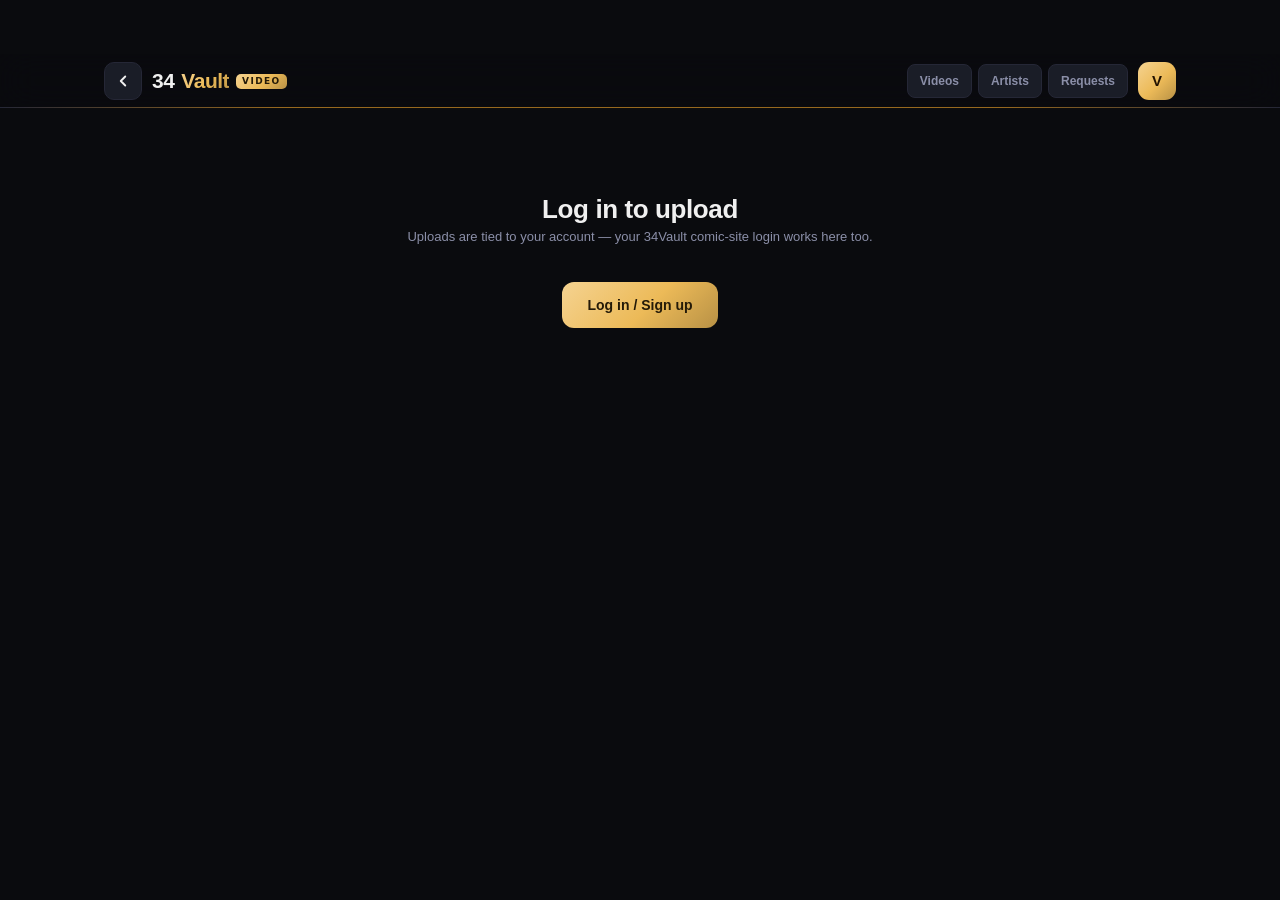
<file: upload.html>
<!DOCTYPE html>
<html lang="en">
<head>
<meta charset="UTF-8" />
<script src="/config.js?v=2"></script>
<meta name="viewport" content="width=device-width, initial-scale=1" />
<link rel="icon" type="image/svg+xml" href="/favicon.svg" />
<link rel="preconnect" href="https://api.34vault.com" />
<link rel="stylesheet" href="/shared.css" />
<title>Upload | 34VaultVideo</title>
<meta name="robots" content="noindex" />
<meta name="rating" content="adult" />
<style>
body{padding-top:var(--topH);padding-bottom:60px}
.page{max-width:760px;margin:0 auto;padding:26px 16px}
.brand span{background:var(--grad-accent,linear-gradient(135deg,#f7d489,var(--accent) 55%,#b8913d));-webkit-background-clip:text;background-clip:text;color:transparent}
h1{font-family:var(--font-display,inherit);font-size:26px;font-weight:700;letter-spacing:-.4px;margin:0 0 4px}
.sub{font-size:13px;color:var(--muted);margin-bottom:22px}
.card{background:var(--panel);border:1px solid var(--border);border-radius:16px;padding:20px;margin-bottom:18px}
.card h2{font-size:14px;font-weight:800;margin:0 0 14px}
label{display:block;font-size:12px;font-weight:700;color:var(--muted);margin:0 0 6px}
input[type=text]{width:100%;height:44px;background:var(--bg);border:1px solid var(--border);border-radius:11px;color:var(--text);font-size:14px;padding:0 13px;outline:none;margin-bottom:14px;font-family:inherit}
input[type=text]:focus{border-color:var(--accent)}
.drop{border:2px dashed var(--border);border-radius:14px;padding:36px 20px;text-align:center;cursor:pointer;transition:border-color .15s,background .15s}
.drop:hover,.drop.over{border-color:var(--accent);background:var(--accent-06,rgba(236,186,88,.06))}
.drop .d-ico{font-size:30px;margin-bottom:8px}
.drop .d-t{font-size:14px;font-weight:800}
.drop .d-s{font-size:12px;color:var(--muted);margin-top:4px}
.pv{display:none;gap:14px;align-items:flex-start}
.pv.on{display:flex}
.pv-thumb{width:200px;flex-shrink:0;aspect-ratio:16/9;border-radius:10px;overflow:hidden;background:#0d1018;border:1px solid var(--border)}
.pv-thumb img{width:100%;height:100%;object-fit:cover;display:block}
.pv-meta{flex:1;min-width:0;font-size:12.5px;color:var(--muted);line-height:1.7}
.pv-meta b{color:var(--text)}
#thumbScrub{-webkit-appearance:none;height:6px;border-radius:999px;background:var(--panel2);outline:none;cursor:pointer}
#thumbScrub::-webkit-slider-thumb{-webkit-appearance:none;width:16px;height:16px;border-radius:50%;background:var(--grad-accent);cursor:pointer;box-shadow:0 2px 6px rgba(0,0,0,.4)}
#thumbScrub::-moz-range-thumb{width:16px;height:16px;border:none;border-radius:50%;background:var(--grad-accent);cursor:pointer}
.bar{height:10px;border-radius:999px;background:var(--panel2);border:1px solid var(--border);overflow:hidden;margin:14px 0 6px;display:none}
.bar.on{display:block}
.bar i{display:block;height:100%;width:0%;background:var(--grad-accent);transition:width .2s}
.bar-t{font-size:11.5px;color:var(--muted);font-weight:700;display:none}
.bar-t.on{display:block}
.btn{height:46px;padding:0 26px;border:none;border-radius:12px;background:var(--grad-accent);color:#241a08;font-size:14px;font-weight:800;cursor:pointer;transition:transform .12s;font-family:inherit}
.btn:hover{transform:translateY(-1px)}
.btn:disabled{opacity:.5;cursor:not-allowed;transform:none}
.msg{display:none;margin-top:14px;font-size:13px;font-weight:700;padding:11px 14px;border-radius:10px}
.msg.err{display:block;background:rgba(225,29,72,.12);border:1px solid rgba(225,29,72,.3);color:#fca5a5}
.msg.ok{display:block;background:rgba(34,197,94,.1);border:1px solid rgba(34,197,94,.3);color:#86efac}
.gate{text-align:center;padding:60px 20px}
.gate .btn{margin-top:16px}
.mu{display:flex;gap:12px;align-items:center;padding:10px 0;border-bottom:1px solid var(--border)}
.mu:last-child{border-bottom:none}
.mu-th{width:104px;flex-shrink:0;aspect-ratio:16/9;border-radius:8px;overflow:hidden;background:#0d1018}
.mu-th img{width:100%;height:100%;object-fit:cover;display:block}
.mu-t{flex:1;min-width:0;font-size:13px;font-weight:700;overflow:hidden;text-overflow:ellipsis;white-space:nowrap}
.mu-s{flex-shrink:0;height:22px;padding:0 10px;border-radius:999px;font-size:10px;font-weight:800;display:inline-flex;align-items:center}
.mu-s.live{background:rgba(34,197,94,.12);color:#86efac;border:1px solid rgba(34,197,94,.3)}
.mu-s.pend{background:var(--accent-10,rgba(236,186,88,.1));color:var(--accent);border:1px solid var(--accent-22,rgba(236,186,88,.22))}
.hint{font-size:11.5px;color:var(--muted);line-height:1.6;margin-top:10px}

/* ── BRAND LOCKUP ────────────────────────────────────────────────────────────
   The mark used to be 34<span>Vault</span><span>Video</span>, which put BOTH
   words in the amber gradient — so it read as one invented word, "34VaultVideo",
   and the actual brand disappeared. Now it matches 34vault.com exactly (34 +
   amber Vault) with VIDEO demoted to a product chip beside it. Same mark, two
   properties. Clash Display now that the font actually loads.
   ──────────────────────────────────────────────────────────────────────────── */
.brand{display:inline-flex;align-items:center;gap:7px}
.brand-tag{
  font-family:var(--font-ui,system-ui),sans-serif;font-style:normal;
  font-size:9px;font-weight:900;letter-spacing:1.4px;
  padding:3px 6px;border-radius:5px;line-height:1;
  background:var(--grad-accent);color:#241a08;
  position:relative;top:1px;
}
@media(max-width:380px){.brand-tag{display:none}}

/* Header: a 1px amber hairline under the bar — the same signal the comic site's
   accent gives, so both properties read as one brand at a glance. */
.topbar{position:relative}
.topbar::after{
  content:"";position:absolute;left:0;right:0;bottom:-1px;height:1px;
  background:linear-gradient(90deg,transparent,rgba(245,158,11,.55) 22%,rgba(245,158,11,.55) 78%,transparent);
}
</style>
</head>
<body>
<div class="topbar">
  <div class="topbar-inner">
    <div class="ico-btn" onclick="location.href='index.html'">
      <svg width="18" height="18" viewBox="0 0 24 24" fill="none" stroke="currentColor" stroke-width="2.5" stroke-linecap="round" stroke-linejoin="round"><polyline points="15 18 9 12 15 6"/></svg>
    </div>
    <div class="brand" onclick="location.href='index.html'">34<span>Vault</span><i class="brand-tag">VIDEO</i></div>
    <div class="spacer"></div>
    <div class="desktop-nav"><a href="index.html">Videos</a><a href="artists.html">Artists</a><a href="request.html">Requests</a></div>
    <div id="acctMount"></div>
  </div>
</div>

<div class="page" id="page">
  <div class="gate" id="gate" style="display:none">
    <h1>Log in to upload</h1>
    <div class="sub">Uploads are tied to your account — your 34Vault comic-site login works here too.</div>
    <button class="btn" onclick="location.href='auth.html?next=upload.html'">Log in / Sign up</button>
  </div>

  <div id="main" style="display:none">
    <h1>Upload a video</h1>
    <div class="sub">MP4 or WebM, up to 500MB. Uploads are reviewed before going public.</div>

    <div class="card">
      <div class="drop" id="drop">
        <div class="d-ico">🎬</div>
        <div class="d-t">Drop a video here, or click to choose</div>
        <div class="d-s">MP4 / WebM · max 500MB</div>
        <input type="file" id="file" accept="video/mp4,video/webm" style="display:none" />
      </div>

      <div class="pv" id="pv" style="margin-top:16px">
        <div class="pv-thumb"><img id="pvImg" alt="" /></div>
        <div class="pv-meta" id="pvMeta">
          <div id="pvInfo"></div>
          <label style="margin:10px 0 4px">Thumbnail frame</label>
          <input type="range" id="thumbScrub" min="0" max="1000" value="250" style="width:100%" />
        </div>
      </div>

      <div style="margin-top:16px">
        <label>Title</label>
        <input type="text" id="title" maxlength="180" placeholder="Give it a clear title" autocomplete="off" />
        <label>Artist / Creator <span style="font-weight:600;text-transform:none">(optional — leave blank to upload under your own name)</span></label>
        <input type="text" id="artist" list="artistList" maxlength="80" placeholder="e.g. Dakized" autocomplete="off" />
        <datalist id="artistList"></datalist>
        <label>Tags <span style="font-weight:600;text-transform:none">(comma-separated, up to 20)</span></label>
        <input type="text" id="tags" placeholder="e.g. animation, 3d, overwatch" autocomplete="off" />
      </div>

      <div class="bar" id="bar"><i id="barI"></i></div>
      <div class="bar-t" id="barT"></div>
      <button class="btn" id="go" style="margin-top:8px" disabled>Upload</button>
      <div class="msg" id="msg"></div>
      <div class="hint">The thumbnail is captured automatically from the video. Leave Artist blank to publish under your own name; type an existing artist's name to add this video to their channel, or a new name to start one. Uploads go public once approved (yours go live immediately if you're staff).</div>
    </div>

    <div class="card">
      <h2>Your uploads</h2>
      <div id="mine"><div class="hint">Nothing uploaded yet.</div></div>
    </div>
  </div>
</div>

<script>
const API=window.__API__||"https://api.34vault.com";
const $=id=>document.getElementById(id);
const esc=s=>String(s==null?"":s).replace(/[&<>"']/g,c=>({"&":"&amp;","<":"&lt;",">":"&gt;",'"':"&quot;","'":"&#39;"}[c]));
function show(el,cls,txt){ el.className="msg "+cls; el.textContent=txt; }

let file=null, thumbBlob=null, duration=0, _pickVideo=null, _pickUrl=null;

// ── auth gate (shared account cookie) ──
fetch(`${API}/api/me`,{credentials:"include"}).then(r=>{
  if(r.ok){ $("main").style.display=""; loadMine(); }
  else $("gate").style.display="";
}).catch(()=>{ $("gate").style.display=""; });

// Existing-artist autocomplete — picking a name that already has a channel merges
// this upload into it instead of forking a duplicate. Public endpoint, no auth needed.
fetch(`${API}/api/videos/artists`).then(r=>r.ok?r.json():null).then(d=>{
  const list=Array.isArray(d&&d.artists)?d.artists:[];
  $("artistList").innerHTML=list.slice(0,2000).map(a=>`<option value="${esc(a.name||a.slug)}">`).join("");
}).catch(()=>{});

// ── file pick + drag-drop ──
$("drop").addEventListener("click",()=>$("file").click());
$("drop").addEventListener("dragover",e=>{ e.preventDefault(); $("drop").classList.add("over"); });
$("drop").addEventListener("dragleave",()=>$("drop").classList.remove("over"));
$("drop").addEventListener("drop",e=>{ e.preventDefault(); $("drop").classList.remove("over"); if(e.dataTransfer.files[0]) pick(e.dataTransfer.files[0]); });
$("file").addEventListener("change",()=>{
  const f=$("file").files[0];
  if(f) pick(f);
  $("file").value="";   // so re-choosing the SAME file fires change again
});

// Grabs the frame at the video's CURRENT position into thumbBlob + the preview
// img. Shared by the initial auto-capture and the scrubber (re-seeks + redraws).
function captureCurrentFrame(v,cb){
  try{
    const c=document.createElement("canvas");
    c.width=640; c.height=Math.round(640*(v.videoHeight/v.videoWidth))||360;
    c.getContext("2d").drawImage(v,0,0,c.width,c.height);
    c.toBlob(b=>{
      if(b){ thumbBlob=b; $("pvImg").src=URL.createObjectURL(b); }
      if(cb) cb();
    },"image/jpeg",0.82);
  }catch(e){ if(cb) cb(); }
}

function pick(f){
  if(!/^video\/(mp4|webm)$/.test(f.type)){ show($("msg"),"err","MP4 or WebM only."); return; }
  if(f.size>500*1024*1024){ show($("msg"),"err","Max 500MB."); return; }
  if(_pickUrl) URL.revokeObjectURL(_pickUrl);   // replacing a previously-picked file
  file=f; thumbBlob=null; duration=0;
  $("msg").className="msg";
  if(!$("title").value) $("title").value=f.name.replace(/\.[^.]+$/,"").replace(/[_-]+/g," ").trim();
  // Read duration + capture a thumbnail frame at ~25% (all client-side). The video
  // element + its object URL stay alive (not revoked) so the scrubber below can
  // keep re-seeking it to pick a different frame.
  // NOTE: MediaRecorder-produced WebM reports duration=Infinity at loadedmetadata
  // (Chromium bug 642012) — guard with isFinite, and a fallback timer makes sure
  // the Upload button never stays stuck if preview/seek fails entirely.
  const url=URL.createObjectURL(f);
  const v=document.createElement("video");
  _pickVideo=v; _pickUrl=url;
  const fallback=setTimeout(()=>{
    if($("go").disabled){
      $("pv").classList.add("on"); $("thumbScrub").style.display="none";
      $("pvInfo").innerHTML=`<b>${esc(f.name)}</b><br>${(f.size/1048576).toFixed(1)} MB (couldn't preview — will upload without a thumbnail)`;
      $("go").disabled=false;
    }
  },5000);
  v.muted=true; v.playsInline=true; v.preload="metadata"; v.src=url;
  v.addEventListener("loadedmetadata",()=>{
    duration=Number.isFinite(v.duration)&&v.duration>0?Math.floor(v.duration):0;
    $("thumbScrub").style.display=duration>1?"":"none";
    try{ v.currentTime=duration?Math.max(0.1,duration*0.25):0.1; }catch(e){}
  });
  v.addEventListener("seeked",function onFirstSeek(){
    v.removeEventListener("seeked",onFirstSeek);
    captureCurrentFrame(v,()=>{
      clearTimeout(fallback);
      $("pv").classList.add("on");
      $("pvInfo").innerHTML=`<b>${esc(file.name)}</b><br>${(file.size/1048576).toFixed(1)} MB · ${duration?Math.floor(duration/60)+":"+String(duration%60).padStart(2,"0"):"?"} · ${esc(file.type)}`;
      $("go").disabled=false;
    });
  });
  v.addEventListener("error",()=>{
    clearTimeout(fallback);
    $("pv").classList.add("on"); $("thumbScrub").style.display="none";
    $("pvInfo").innerHTML=`<b>${esc(file.name)}</b><br>${(file.size/1048576).toFixed(1)} MB (couldn't preview — will upload without a thumbnail)`;
    $("go").disabled=false;
  });
}

// Scrubber: 0-1000 maps to 0-duration seconds. Debounced so dragging doesn't
// fire a seek+capture on every pixel of mouse movement.
let _scrubT=null;
$("thumbScrub").addEventListener("input",()=>{
  if(!_pickVideo||!duration) return;
  clearTimeout(_scrubT);
  const pct=Number($("thumbScrub").value)/1000;
  _scrubT=setTimeout(()=>{
    const v=_pickVideo;
    const onSeek=()=>{ v.removeEventListener("seeked",onSeek); captureCurrentFrame(v); };
    v.addEventListener("seeked",onSeek);
    try{ v.currentTime=Math.max(0,Math.min(duration-0.05,duration*pct)); }catch(e){}
  },120);
});

// ── upload with progress. `withCreds` sends the session cookie — needed for the
// same-origin streaming endpoint (requireAuth); the R2 presigned PUT doesn't want
// it (a cookie header would break its signature) so it stays off there. ──
function putWithProgress(url,body,contentType,withCreds,onPct){
  return new Promise((res,rej)=>{
    const x=new XMLHttpRequest();
    x.open("PUT",url);
    x.withCredentials=!!withCreds;
    x.setRequestHeader("Content-Type",contentType);
    x.upload.addEventListener("progress",e=>{ if(e.lengthComputable&&onPct) onPct(Math.round(e.loaded/e.total*100)); });
    x.addEventListener("load",()=>x.status<300?res():rej(new Error("Upload failed (HTTP "+x.status+")")));
    x.addEventListener("error",()=>rej(new Error("Upload failed — check your connection and try again")));
    x.send(body);
  });
}

$("go").addEventListener("click",async()=>{
  const title=$("title").value.trim();
  if(!file){ show($("msg"),"err","Choose a video first."); return; }
  if(!title){ show($("msg"),"err","Give it a title."); return; }
  $("go").disabled=true; $("bar").classList.add("on"); $("barT").classList.add("on");
  try{
    $("barT").textContent="Preparing…";
    const r=await fetch(`${API}/api/videos/upload-url`,{method:"POST",credentials:"include",
      headers:{"Content-Type":"application/json"},
      body:JSON.stringify({size:file.size,contentType:file.type})});
    const d=await r.json();
    if(!r.ok) throw new Error(d.error||"Couldn't start the upload");
    // Video bytes go through OUR api (same-origin CORS already works everywhere
    // else on this site) instead of straight to R2 — a direct-to-R2 PUT needs R2's
    // OWN CORS policy configured, a separate Cloudflare setting that's easy to
    // miss or misconfigure.
    await putWithProgress(`${API}/api/videos/uploads/${d.id}/stream?ext=${d.ext}`,file,file.type,true,pct=>{
      $("barI").style.width=pct+"%";
      $("barT").textContent="Uploading video… "+pct+"%";
    });
    // Thumbnail travels as base64 inside the complete() call below — NOT a direct
    // PUT to R2 (that path silently failed: same R2-CORS issue the video hit,
    // caught-and-ignored, which is why uploads had no thumbnail). It's a small
    // JPEG, so this rides along on the already-working same-origin API call.
    let thumbBase64=null;
    if(thumbBlob){
      $("barT").textContent="Preparing thumbnail…";
      thumbBase64=await new Promise(res=>{
        const fr=new FileReader();
        fr.onload=()=>res(fr.result);
        fr.onerror=()=>res(null);
        fr.readAsDataURL(thumbBlob);
      });
    }
    $("barT").textContent="Finishing…";
    const cr=await fetch(`${API}/api/videos/uploads/complete`,{method:"POST",credentials:"include",
      headers:{"Content-Type":"application/json"},
      body:JSON.stringify({id:d.id,ext:d.ext,title,artist:$("artist").value,tags:$("tags").value,duration,thumbBase64})});
    const cd=await cr.json();
    if(!cr.ok) throw new Error(cd.error||"Couldn't finish the upload");
    show($("msg"),"ok",cd.pending?"Uploaded! It's pending review — it goes public once approved.":"Uploaded and live!");
    $("barI").style.width="100%"; $("barT").textContent="Done";
    if(_pickUrl) URL.revokeObjectURL(_pickUrl);
    file=null; thumbBlob=null; _pickVideo=null; _pickUrl=null;
    $("title").value=""; $("artist").value=""; $("tags").value=""; $("pv").classList.remove("on");
    loadMine();
  }catch(e){
    show($("msg"),"err",e.message||"Upload failed");
  }finally{ $("go").disabled=false; }
});

// ── your uploads ──
async function loadMine(){
  try{
    const r=await fetch(`${API}/api/me/video-uploads`,{credentials:"include"});
    if(!r.ok) return;
    const d=await r.json();
    const list=Array.isArray(d.videos)?d.videos:[];
    if(!list.length) return;
    $("mine").innerHTML=list.map(v=>`
      <div class="mu">
        <a class="mu-th" href="watch.html?slug=${encodeURIComponent(v.slug)}"><img src="https://cdn.34vault.com/thumbs/${esc(v.sourceId)}.jpg" onerror="this.style.display='none'" alt=""/></a>
        <a class="mu-t" href="watch.html?slug=${encodeURIComponent(v.slug)}">${esc(v.title)}</a>
        <span class="mu-s ${v.approved?"live":"pend"}">${v.approved?"LIVE":"PENDING"}</span>
      </div>`).join("");
  }catch(e){}
}
</script>
<script src="/account-menu.js?v=4"></script>
</body>
</html>
</file>
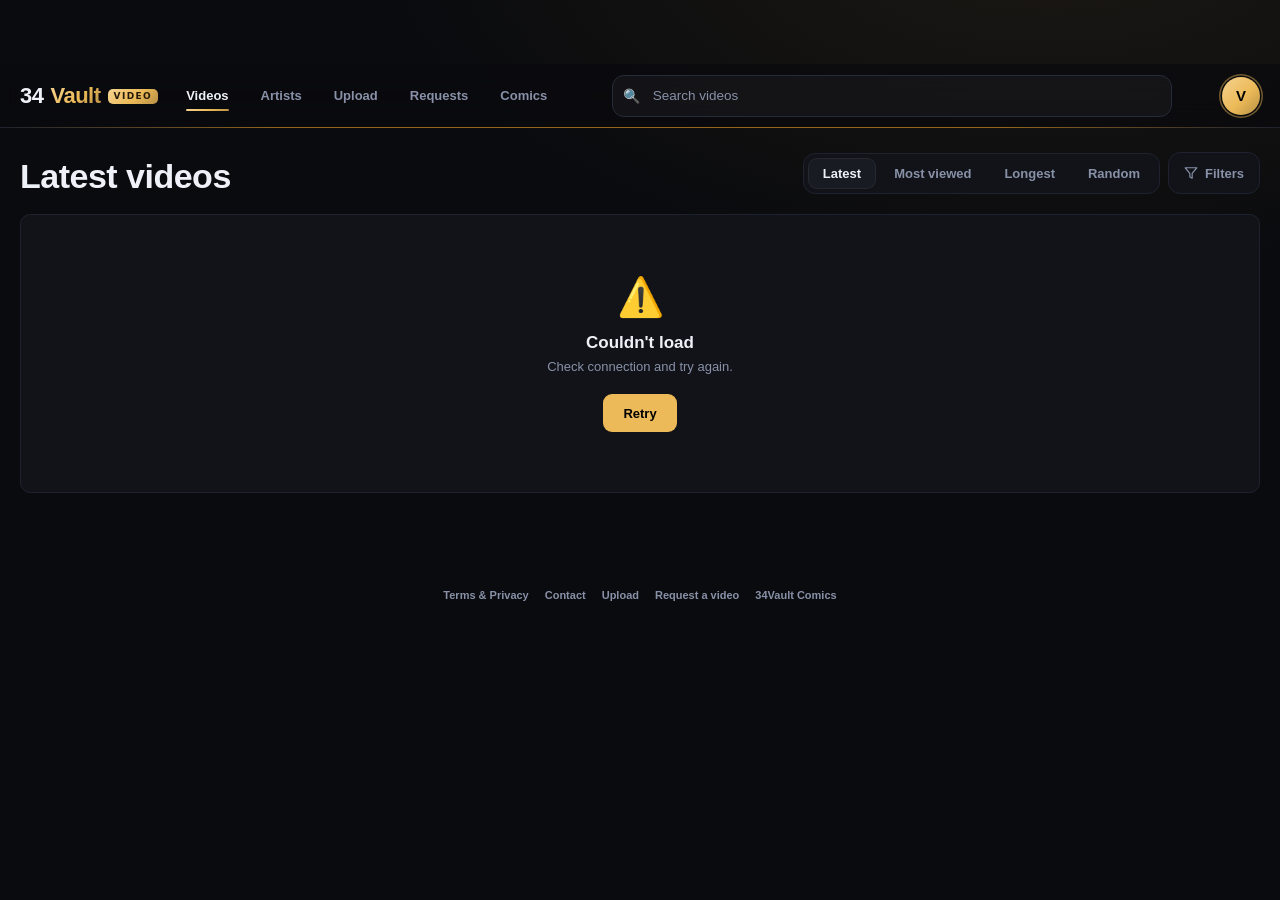
<file: watch.html>
<!DOCTYPE html>
<html lang="en">
<head>
<meta charset="UTF-8" />
<script src="/config.js?v=2"></script>
<meta name="viewport" content="width=device-width, initial-scale=1" />
<!-- NO-REFERRER, page-wide: the source CDN 403s the mp4 stream + poster when a foreign
     Referer is sent, but serves fine with none. <video> has no referrerpolicy attribute
     in the HTML spec, so the meta tag is the only reliable way to strip it from media
     requests. NOTE for later: when ad zones go live on this page, check whether the ad
     network needs the referrer for domain verification. -->
<meta name="referrer" content="no-referrer" />
<link rel="icon" type="image/svg+xml" href="/favicon.svg" />
<link rel="preconnect" href="https://api.34vault.com" />
<link rel="preconnect" href="https://cdn.34vault.com" />
<link rel="stylesheet" href="/shared.css" />
  <link rel="preconnect" href="https://api.fontshare.com" crossorigin>
  <link rel="preconnect" href="https://cdn.fontshare.com" crossorigin>
  <!-- Clash Display was referenced by --font-display on both sites but never actually
       loaded, so every heading silently fell back to Segoe UI — the brand typeface has
       never rendered. Fontshare is its publisher; free for commercial use. -->
  <link rel="stylesheet" href="https://api.fontshare.com/v2/css?f[]=clash-display@600,500,700&display=swap">

<title>Loading... | 34VaultVideo</title>
<meta name="description" content="" />
<meta name="rating" content="adult" />
<meta property="og:type" content="video.other" />
<meta property="og:site_name" content="34VaultVideo" />
<meta property="og:title" content="" />
<meta property="og:description" content="" />
<meta property="og:image" content="" />
<meta property="og:url" content="" />
<meta name="twitter:card" content="summary_large_image" />
<meta name="twitter:title" content="" />
<meta name="twitter:image" content="" />
<link rel="canonical" href="" />
<style>
body{padding-top:var(--topH);padding-bottom:32px}
.page{max-width:1100px;margin:0 auto;padding:12px 14px 40px}

/* Brand — gradient "Vault"+"Video" like the homepage */
.brand span{background:var(--grad-accent,linear-gradient(135deg,#ffce54,var(--accent) 55%,#c07c08));-webkit-background-clip:text;background-clip:text;color:transparent}

/* ── PLAYER ── */
.player-shell{
  position:relative;width:100%;aspect-ratio:16/9;
  background:#000;border-radius:14px;overflow:hidden;
  border:1px solid var(--border);box-shadow:var(--shadow);
}
.player-shell video{width:100%;height:100%;display:block;background:#000;outline:none}
.player-shell iframe{width:100%;height:100%;display:block;background:#000;border:0}

/* Player controls row (speed / autoplay / next / download) */
.p-ctl{display:flex;align-items:center;gap:10px;flex-wrap:wrap;margin-top:10px}
.pc-btn{height:32px;padding:0 14px;border-radius:9px;background:var(--panel2);border:1px solid var(--border);color:var(--text);font-size:12px;font-weight:800;cursor:pointer;display:inline-flex;align-items:center;gap:6px;text-decoration:none;transition:border-color .15s}
.pc-btn:hover{border-color:var(--accent)}
.pc-speed{display:inline-flex;gap:3px;background:var(--panel2);border:1px solid var(--border);border-radius:9px;padding:3px}
.pc-speed button{height:24px;padding:0 9px;border:none;border-radius:6px;background:none;color:var(--muted);font-size:11px;font-weight:800;cursor:pointer}
.pc-speed button.on{background:var(--accent);color:#241a08}
.pc-auto{display:inline-flex;align-items:center;gap:7px;font-size:12px;font-weight:700;color:var(--muted);cursor:pointer;user-select:none;margin-left:auto}
.pc-auto input{accent-color:var(--accent);width:15px;height:15px}
.pc-keys{font-size:10.5px;color:var(--muted);opacity:.7;font-weight:600;width:100%;margin-top:2px}
@media(max-width:600px){.pc-keys{display:none}}

/* Quality pills */
.q-row{display:flex;gap:6px;flex-wrap:wrap;margin:10px 0 2px;align-items:center}
.q-label{font-size:10px;font-weight:800;color:var(--muted);text-transform:uppercase;letter-spacing:.5px;margin-right:2px}
.q-pill{
  height:28px;padding:0 12px;border-radius:999px;
  background:var(--panel2);border:1px solid var(--border);
  color:var(--muted);font-size:11px;font-weight:800;cursor:pointer;
  transition:all .15s;
}
.q-pill:hover{border-color:var(--accent);color:var(--text)}
.q-pill.on{background:var(--accent);border-color:var(--accent);color:#000}

/* Resolve-error card (overlays the player, poster stays visible behind it) */
.err-card{
  position:absolute;inset:0;z-index:5;
  display:flex;flex-direction:column;align-items:center;justify-content:center;gap:10px;
  text-align:center;padding:20px;
  background:rgba(10,11,14,.88);backdrop-filter:blur(4px);-webkit-backdrop-filter:blur(4px);
}
.err-ico{font-size:32px}
.err-t{font-size:15px;font-weight:900}
.err-s{font-size:12px;color:var(--muted);max-width:360px;line-height:1.5}
.src-btn{
  height:40px;padding:0 20px;border-radius:10px;margin-top:4px;
  background:var(--accent);color:#000;font-size:13px;font-weight:800;
  display:inline-flex;align-items:center;gap:8px;transition:background .15s;
}
.src-btn:hover{background:var(--accent2)}

/* First-view hosting overlay (poster stays visible behind it) */
.prep{
  position:absolute;inset:0;z-index:6;
  display:flex;align-items:center;justify-content:center;padding:20px;
  background:rgba(10,11,14,.82);backdrop-filter:blur(6px);-webkit-backdrop-filter:blur(6px);
}
.prep-box{display:flex;flex-direction:column;align-items:center;gap:12px;text-align:center}
.prep-spin{
  width:42px;height:42px;border-radius:50%;
  border:3px solid rgba(255,255,255,.12);
  border-top-color:var(--accent);
  animation:prep-spin .8s linear infinite;
}
@keyframes prep-spin{to{transform:rotate(360deg)}}
@media (prefers-reduced-motion:reduce){.prep-spin{animation-duration:2s}}
.prep-msg{font-size:15px;font-weight:900}
.prep-sub{font-size:12px;color:var(--muted);max-width:340px;line-height:1.5}

/* ── META ── */
.v-head{display:flex;align-items:flex-start;gap:10px;margin-top:10px}
.v-title{flex:1;font-size:18px;font-weight:900;line-height:1.25;letter-spacing:-.2px;margin:0}
.v-edit-btn{flex-shrink:0;height:28px;padding:0 12px;border-radius:8px;background:var(--panel2);border:1px solid var(--border);color:var(--muted);font-size:11px;font-weight:800;cursor:pointer;transition:all .15s;display:flex;align-items:center;gap:5px}
.v-edit-btn:hover{border-color:var(--accent);color:var(--text)}
.v-edit-form{display:none;flex-direction:column;gap:10px;margin-top:10px;padding:14px;background:var(--panel);border:1px solid var(--border);border-radius:12px}
.v-edit-form.on{display:flex}
.v-edit-form label{font-size:11px;font-weight:800;color:var(--muted);text-transform:uppercase;letter-spacing:.4px;margin-bottom:4px;display:block}
.v-edit-form input{width:100%;height:40px;background:var(--bg);border:1px solid var(--border);border-radius:9px;color:var(--text);font-size:13.5px;padding:0 12px;outline:none;font-family:inherit}
.v-edit-form input:focus{border-color:var(--accent)}
.v-edit-row{display:flex;gap:10px}
.v-edit-row>div{flex:1;min-width:0}
.v-edit-actions{display:flex;gap:8px;justify-content:flex-end}
.v-edit-actions button{height:36px;padding:0 16px;border-radius:9px;border:none;font-size:12.5px;font-weight:800;cursor:pointer;font-family:inherit}
.v-edit-save{background:var(--grad-accent);color:#241a08}
.v-edit-cancel{background:var(--panel2);color:var(--text);border:1px solid var(--border) !important}
.v-edit-msg{font-size:12px;font-weight:700}
.v-edit-msg.err{color:#fca5a5}
.v-edit-msg.ok{color:#86efac}
.v-edit-thumb-row{display:flex;gap:12px;align-items:center;flex-wrap:wrap}
.v-edit-thumb-row img{width:140px;aspect-ratio:16/9;border-radius:9px;object-fit:cover;background:#0d1018;border:1px solid var(--border);flex-shrink:0}
.v-edit-thumb-actions{display:flex;gap:8px;flex-wrap:wrap}
.v-meta{display:flex;align-items:center;gap:14px;flex-wrap:wrap;font-size:12px;color:var(--muted);font-weight:700;margin-top:7px}
.v-meta span{display:inline-flex;align-items:center;gap:5px}
.v-meta svg{width:13px;height:13px;fill:none;stroke:currentColor;stroke-width:2;stroke-linecap:round;stroke-linejoin:round;opacity:.8}
.v-by{display:flex;gap:8px;flex-wrap:wrap;margin-top:9px}
.v-artist{
  display:inline-flex;align-items:center;height:26px;padding:0 12px;border-radius:999px;
  font-size:12px;font-weight:800;text-decoration:none;
  background:var(--accent-10,rgba(245,158,11,.1));border:1px solid var(--accent-22,rgba(245,158,11,.25));
  background-image:var(--grad-accent);-webkit-background-clip:text;background-clip:text;color:transparent;
}
.v-artist::before{content:"@";opacity:.7;margin-right:1px}
.v-artist:hover{border-color:var(--accent)}
.v-cats{display:flex;gap:7px;flex-wrap:wrap;margin-top:11px}
.v-cat{
  display:inline-flex;align-items:center;height:28px;padding:0 13px;border-radius:8px;
  font-size:12px;font-weight:800;text-decoration:none;color:#2a1500;
  background:var(--grad-accent,linear-gradient(135deg,#ffce54,var(--accent) 55%,#c07c08));
  box-shadow:0 4px 12px -6px var(--accent-45,rgba(245,158,11,.5));
  transition:transform .12s}
.v-cat:hover{transform:translateY(-1px)}
.v-tags{display:flex;gap:5px;flex-wrap:wrap;margin-top:10px}
.v-tag{
  height:24px;padding:0 10px;border-radius:999px;
  background:var(--panel2);border:1px solid var(--border);
  font-size:11px;font-weight:700;color:var(--muted);
  display:inline-flex;align-items:center;cursor:pointer;transition:all .15s;
}
.v-tag:hover{border-color:var(--accent);color:var(--text)}

/* Ad slot (gated behind window.ADS_ENABLED — off for launch) */
.ad-slot{margin:20px 0 4px;display:flex;align-items:center;justify-content:center}
.ad-slot:empty{display:none}

/* ── MORE VIDEOS ── */
.sec{margin-top:26px}
.sec-head{display:flex;align-items:center;justify-content:space-between;margin-bottom:12px;padding-bottom:8px;border-bottom:1px solid var(--border)}
.sec-title{font-size:13px;font-weight:800;text-transform:uppercase;letter-spacing:.5px;color:var(--accent);display:flex;align-items:center;gap:6px}

.grid{display:grid;grid-template-columns:repeat(2,1fr);gap:10px}
@media(min-width:600px){.grid{grid-template-columns:repeat(3,1fr);gap:12px}}
@media(min-width:900px){.grid{grid-template-columns:repeat(4,1fr);gap:14px}}

/* Card — same component as the homepage (16/9 cover + duration chip + views) */
.vcard{
  border-radius:14px;background:var(--panel);
  border:1px solid var(--border);overflow:hidden;
  position:relative;display:flex;flex-direction:column;
  transition:transform .2s,border-color .2s,box-shadow .2s;
  cursor:pointer;min-width:0;
}
.vcard:hover{
  transform:translateY(-5px);
  border-color:var(--accent-45,rgba(245,158,11,.5));
  box-shadow:0 16px 40px rgba(0,0,0,.55),0 0 0 1px var(--accent-10,rgba(245,158,11,.12));
}
.c-cover{position:relative;overflow:hidden;aspect-ratio:16/9;background:#0d1018;flex-shrink:0}
.c-cover::after{
  content:"";position:absolute;left:0;right:0;bottom:0;height:38%;
  background:linear-gradient(180deg,transparent,rgba(6,7,11,.72));
  pointer-events:none;z-index:1;
}
.c-img{width:100%;height:100%;object-fit:cover;display:block;transition:transform .4s cubic-bezier(.4,0,.2,1)}
.vcard:hover .c-img{transform:scale(1.07)}
.c-dur{
  position:absolute;bottom:8px;right:8px;z-index:2;
  height:20px;padding:0 8px;border-radius:7px;
  background:rgba(10,11,14,.72);border:1px solid rgba(255,255,255,.08);
  backdrop-filter:blur(6px);-webkit-backdrop-filter:blur(6px);
  color:#dfe3ee;font-size:9.5px;font-weight:800;
  display:flex;align-items:center;gap:4px;
}
.c-dur svg{width:10px;height:10px;fill:currentColor;stroke:none;opacity:.85}
.c-title{
  padding:9px 9px 0;
  font-size:11px;font-weight:800;color:var(--text);line-height:1.3;
  display:-webkit-box;-webkit-line-clamp:2;-webkit-box-orient:vertical;
  overflow:hidden;
  height:calc(9px + 2*11px*1.3);
}
.c-foot{padding:6px 9px 9px;display:flex;align-items:center;justify-content:flex-end}
.c-views{display:inline-flex;align-items:center;gap:4px;font-size:10px;font-weight:800;color:var(--text)}
.c-views svg{width:11px;height:11px;fill:none;stroke:currentColor;stroke-width:2;stroke-linecap:round;stroke-linejoin:round;opacity:.6}

.loading{text-align:center;padding:60px 20px;color:var(--muted)}
.loading .spinner{margin:0 auto 12px}

/* ── UP NEXT (autoplay overlay when the video ends) ── */
.upnext{
  position:absolute;inset:0;z-index:7;
  display:flex;align-items:center;justify-content:center;padding:18px;
  background:rgba(8,9,13,.86);backdrop-filter:blur(8px);-webkit-backdrop-filter:blur(8px);
  animation:un-in .25s ease;
}
@keyframes un-in{from{opacity:0}to{opacity:1}}
@media (prefers-reduced-motion:reduce){.upnext{animation:none}}
.un-box{width:100%;max-width:440px;text-align:center}
.un-label{font-size:11px;font-weight:800;text-transform:uppercase;letter-spacing:1px;color:var(--accent);margin-bottom:12px}
.un-card{
  display:flex;gap:12px;align-items:center;text-align:left;
  background:var(--panel);border:1px solid var(--border);border-radius:12px;padding:10px;
  cursor:pointer;transition:border-color .15s,transform .15s;
}
.un-card:hover{border-color:var(--accent);transform:translateY(-2px)}
.un-thumb{position:relative;width:130px;flex-shrink:0;aspect-ratio:16/9;border-radius:8px;overflow:hidden;background:#0d1018}
.un-thumb img{width:100%;height:100%;object-fit:cover;display:block}
.un-play{position:absolute;inset:0;display:flex;align-items:center;justify-content:center}
.un-play svg{width:30px;height:30px;fill:#fff;filter:drop-shadow(0 2px 6px rgba(0,0,0,.6))}
.un-ring{
  position:absolute;top:6px;right:6px;min-width:26px;height:26px;padding:0 7px;border-radius:999px;
  display:flex;align-items:center;justify-content:center;
  background:rgba(10,11,14,.72);border:1px solid rgba(255,255,255,.14);
  font-size:11px;font-weight:900;color:#fff;
}
.un-info{min-width:0;flex:1}
.un-info .un-k{font-size:10px;font-weight:800;text-transform:uppercase;letter-spacing:.5px;color:var(--muted);margin-bottom:3px}
.un-title{font-size:13.5px;font-weight:800;line-height:1.3;display:-webkit-box;-webkit-line-clamp:2;-webkit-box-orient:vertical;overflow:hidden}
.un-actions{display:flex;gap:8px;justify-content:center;margin-top:14px}
.un-btn{
  height:38px;padding:0 20px;border-radius:10px;font-size:12px;font-weight:800;
  background:var(--panel2);border:1px solid var(--border);color:var(--text);cursor:pointer;transition:all .15s;
}
.un-btn:hover{border-color:var(--accent)}
.un-btn.primary{background:var(--accent);border-color:var(--accent);color:#000}
.un-btn.primary:hover{background:var(--accent2)}

/* ── BRAND LOCKUP ────────────────────────────────────────────────────────────
   The mark used to be 34<span>Vault</span><span>Video</span>, which put BOTH
   words in the amber gradient — so it read as one invented word, "34VaultVideo",
   and the actual brand disappeared. Now it matches 34vault.com exactly (34 +
   amber Vault) with VIDEO demoted to a product chip beside it. Same mark, two
   properties. Clash Display now that the font actually loads.
   ──────────────────────────────────────────────────────────────────────────── */
.brand{display:inline-flex;align-items:center;gap:7px}
.brand-tag{
  font-family:var(--font-ui,system-ui),sans-serif;font-style:normal;
  font-size:9px;font-weight:900;letter-spacing:1.4px;
  padding:3px 6px;border-radius:5px;line-height:1;
  background:var(--grad-accent);color:#241a08;
  position:relative;top:1px;
}
@media(max-width:380px){.brand-tag{display:none}}

/* Header: a 1px amber hairline under the bar — the same signal the comic site's
   accent gives, so both properties read as one brand at a glance. */
.topbar{position:relative}
.topbar::after{
  content:"";position:absolute;left:0;right:0;bottom:-1px;height:1px;
  background:linear-gradient(90deg,transparent,rgba(245,158,11,.55) 22%,rgba(245,158,11,.55) 78%,transparent);
}
</style>
</head>
<body><noscript><div style="padding:40px 20px;text-align:center;font-family:sans-serif;color:#f0f0f0;background:#0a0b0e;min-height:100vh"><h1>34VaultVideo</h1><p style="margin-top:16px;color:#8b8fa8">This site requires JavaScript to function. Please enable JavaScript in your browser settings.</p></div></noscript>

<div class="topbar">
  <div class="topbar-inner">
    <div class="ico-btn" onclick="history.length>1&&document.referrer.includes('34vaultvideo')?history.back():location.href='index.html'">
      <svg width="18" height="18" viewBox="0 0 24 24" fill="none" stroke="currentColor" stroke-width="2.5" stroke-linecap="round" stroke-linejoin="round"><polyline points="15 18 9 12 15 6"/></svg>
    </div>
    <div class="brand" onclick="location.href='index.html'">34<span>Vault</span><i class="brand-tag">VIDEO</i></div>
    <div class="spacer"></div>
    <div class="desktop-nav"><a href="index.html">Videos</a><a href="artists.html">Artists</a><a href="upload.html">Upload</a><a href="https://34vault.com/" rel="noopener">Comics</a></div>
    <div id="acctMount"></div>
  </div>
</div>

<div class="page" id="content">
  <div class="loading"><div class="spinner"></div>Loading...</div>
</div>

<script>
window.ADS_ENABLED = false; // TODO: enable after the new ExoClick account zones for 34vaultvideo.com are created (see the ads.js comment block at the bottom of this file).

const API=window.__API__||"";
const slug=new URLSearchParams(location.search).get("slug");

let quals=[], curQ=-1, _nextVideo=null;

function esc(s){return String(s||"").replace(/&/g,"&amp;").replace(/</g,"&lt;").replace(/>/g,"&gt;").replace(/"/g,"&quot;")}
function fmtNum(n){n=Number(n||0);if(n>=1e6)return(n/1e6).toFixed(1).replace(/\.0$/,"")+"M";if(n>=1e3)return(n/1e3).toFixed(1).replace(/\.0$/,"")+"k";return String(n)}
function fmtDur(sec){
  sec=Math.max(0,Math.floor(Number(sec)||0));
  const h=Math.floor(sec/3600), m=Math.floor((sec%3600)/60), s=sec%60;
  if(h) return h+":"+String(m).padStart(2,"0")+":"+String(s).padStart(2,"0");
  return m+":"+String(s).padStart(2,"0");
}
function normTags(t){ if(!t)return[]; if(Array.isArray(t))return t.map(x=>String(x).trim()).filter(Boolean); return String(t).split(",").map(x=>x.trim()).filter(Boolean); }

const PLAY_ICO='<svg viewBox="0 0 24 24"><polygon points="7 4 20 12 7 20 7 4"/></svg>';
const NO_THUMB="data:image/svg+xml,%3Csvg xmlns=%22http://www.w3.org/2000/svg%22 width=%22320%22 height=%22180%22%3E%3Crect fill=%22%230d1018%22 width=%22320%22 height=%22180%22/%3E%3Ctext x=%2250%25%22 y=%2250%25%22 dominant-baseline=%22middle%22 text-anchor=%22middle%22 fill=%22%231a1e2a%22 font-size=%2214%22 font-family=%22sans-serif%22%3ENo Thumb%3C/text%3E%3C/svg%3E";

// CDN-direct thumbs (no API 302 hop); fall back to the API proxy (mirrors on first
// hit), then the placeholder.
const CDN_THUMBS="https://cdn.34vault.com/thumbs";
// Source-first (see index.html): the source CDN serves thumbs fast with no referer;
// our R2 mirror + API proxy are fallbacks. Was CDN-first, which 404'd for ~99.5% of
// the catalog and fell to the slow proxy.
window.__thumbFall=function(img,sid){
  var stage=img.dataset.p||"0";
  if(stage==="0"&&sid){ img.dataset.p="1"; img.src=CDN_THUMBS+"/"+sid+".jpg?cb="+Date.now(); return; } // → our CDN mirror
  if(stage==="1"&&sid){ img.dataset.p="2"; img.src=API+"/api/thumb/"+sid; return; }                    // → API proxy (mirrors to R2)
  img.onerror=null; img.src=NO_THUMB;
};
function thumbSrc(x){
  if(!x) return NO_THUMB;
  return x.thumbUrl || (x.sourceId ? CDN_THUMBS+"/"+x.sourceId+".jpg" : NO_THUMB);
}
// A stalled source thumb never fires `error`; sweep unloaded thumbs and push them down the
// fallback chain (our CDN → proxy → placeholder) past a short deadline. See index.html.
setInterval(function(){
  var now=Date.now();
  document.querySelectorAll("img.c-img").forEach(function(img){
    if(!img.onerror||(img.complete&&img.naturalWidth>0)) return;
    var t=+(img.dataset.ts||0);
    if(!t){ img.dataset.ts=now; return; }
    if(now-t>4000){ img.dataset.ts=now; img.dispatchEvent(new Event("error")); }
  });
},2000);

function vcard(x){
  return `<div class="vcard" onclick="location.href='watch.html?slug=${encodeURIComponent(x.slug)}'">
    <div class="c-cover">
      <img class="c-img" src="${esc(thumbSrc(x))}" alt="${esc(x.title||"")}" loading="lazy" decoding="async" onerror="__thumbFall(this,'${esc(String(x.sourceId||""))}')" />
      ${x.duration?`<div class="c-dur">${PLAY_ICO}${fmtDur(x.duration)}</div>`:""}
    </div>
    <div class="c-title">${esc(x.title||"Untitled")}</div>
    <div class="c-foot">
      <span class="c-views"><svg viewBox="0 0 24 24"><path d="M2 12c2.5-5 6-7.5 10-7.5S19.5 7 22 12c-2.5 5-6 7.5-10 7.5S4.5 17 2 12Z"/><circle cx="12" cy="12" r="2.6"/></svg>${fmtNum(x.views)}</span>
    </div>
  </div>`;
}

// ── UP NEXT ──────────────────────────────────────────────────────────────────
// When the current video ends, surface the top related video with an 8s countdown
// and auto-advance — the "keep watching" loop that multiplies pageviews (and ad
// impressions). Navigation is a fresh view; we pass &autoplay=1 so the next page
// tries to start playing immediately (browsers may still gate autoplay-with-sound).
let _upNextTimer=null;
function upNextUrl(next){ return "watch.html?slug="+encodeURIComponent(next.slug)+"&autoplay=1"; }
function setupUpNext(vid,next){
  if(!vid||!next||!next.slug) return;
  vid.addEventListener("ended",function(){
    if(localStorage.getItem("vv_autonext")!=="0") showUpNext(next);
  });
}
function showUpNext(next){
  const shell=document.getElementById("playerShell");
  if(!shell||document.getElementById("upNext")) return;
  // Source thumb (fast, no backend); __thumbFall on the <img> cascades to CDN/proxy.
  const thumb=thumbSrc(next);
  const ov=document.createElement("div");
  ov.className="upnext"; ov.id="upNext";
  ov.innerHTML=`
    <div class="un-box">
      <div class="un-label">Up next</div>
      <div class="un-card" id="unCard">
        <div class="un-thumb">
          <img src="${esc(thumb)}" alt="" onerror="__thumbFall(this,'${esc(String(next.sourceId||""))}')"/>
          <div class="un-play">${PLAY_ICO}</div>
          <div class="un-ring" id="unNum">8</div>
        </div>
        <div class="un-info">
          <div class="un-k">Playing next</div>
          <div class="un-title">${esc(next.title||"Untitled")}</div>
        </div>
      </div>
      <div class="un-actions">
        <button class="un-btn primary" id="unGo">Play now</button>
        <button class="un-btn" id="unCancel">Cancel</button>
      </div>
    </div>`;
  shell.appendChild(ov);
  const go=()=>{ location.href=upNextUrl(next); };
  ov.querySelector("#unGo").addEventListener("click",go);
  ov.querySelector("#unCard").addEventListener("click",go);
  ov.querySelector("#unCancel").addEventListener("click",cancelUpNext);
  let n=8;
  _upNextTimer=setInterval(()=>{
    n--; const el=document.getElementById("unNum"); if(el)el.textContent=String(n);
    if(n<=0){ clearInterval(_upNextTimer); go(); }
  },1000);
}
function cancelUpNext(){
  if(_upNextTimer){ clearInterval(_upNextTimer); _upNextTimer=null; }
  const ov=document.getElementById("upNext"); if(ov)ov.remove();
}

function renderPills(){
  const row=document.getElementById("qRow");
  if(!row) return;
  if(!quals.length){ row.innerHTML=""; return; }
  row.innerHTML='<span class="q-label">Quality</span>'+quals.map((q,i)=>
    `<button type="button" class="q-pill${i===curQ?" on":""}" data-i="${i}">${esc(q.label)}</button>`
  ).join("");
  row.querySelectorAll(".q-pill").forEach(b=>{
    b.addEventListener("click",()=>setQuality(Number(b.dataset.i)));
  });
}

function setQuality(i){
  if(i===curQ||!quals[i]) return;
  const vid=document.getElementById("vid");
  if(!vid) return;
  const t=vid.currentTime||0;
  const wasPlaying=!vid.paused&&!vid.ended;
  curQ=i;
  renderPills();
  vid.src=quals[i].url;
  vid.load();
  vid.addEventListener("loadedmetadata",function once(){
    vid.removeEventListener("loadedmetadata",once);
    try{ vid.currentTime=t; }catch(e){}
    if(wasPlaying) vid.play().catch(()=>{});
  });
}

function showResolveError(v){
  const shell=document.getElementById("playerShell");
  if(!shell) return;
  const o=document.createElement("div");
  o.className="err-card";
  o.innerHTML=`
    <div class="err-ico">⚠️</div>
    <div class="err-t">Playback unavailable</div>
    <div class="err-s">The stream couldn't be loaded right now. It may be temporarily down — you can watch this video on the source site instead.</div>
    <a class="src-btn" href="${esc(v.sourceUrl||"#")}" target="_blank" rel="noopener nofollow">Watch on source
      <svg width="13" height="13" viewBox="0 0 24 24" fill="none" stroke="currentColor" stroke-width="2.5" stroke-linecap="round" stroke-linejoin="round"><path d="M18 13v6a2 2 0 0 1-2 2H5a2 2 0 0 1-2-2V8a2 2 0 0 1 2-2h6"/><polyline points="15 3 21 3 21 9"/><line x1="10" y1="14" x2="21" y2="3"/></svg>
    </a>`;
  shell.appendChild(o);
  const row=document.getElementById("qRow");
  if(row) row.innerHTML="";
}

// First-view hosting: ask the server to mirror this video into our CDN, then poll
// until it's playable and start it. Shows a lightweight "preparing" overlay.
async function prepareOnDemand(slug,vid){
  const shell=document.getElementById("playerShell");
  if(!shell) return;
  const ov=document.createElement("div");
  ov.className="prep";
  ov.innerHTML=`<div class="prep-box"><div class="prep-spin"></div><div class="prep-msg">Preparing this video…</div><div class="prep-sub">First play loads it into our player — just a few seconds.</div></div>`;
  shell.appendChild(ov);
  const setMsg=(m,s)=>{ const a=ov.querySelector(".prep-msg"),b=ov.querySelector(".prep-sub"); if(a)a.textContent=m; if(b)b.innerHTML=s||""; };
  const go=(url)=>{ ov.remove(); vid.src=url; vid.load(); vid.play().catch(()=>{}); };
  try{
    const r=await fetch(`${API}/api/videos/slug/${encodeURIComponent(slug)}/host-now`,{method:"POST"});
    const d=await r.json().catch(()=>({}));
    if(d&&d.ready&&d.videoUrl){ go(d.videoUrl); return; }
    if(r.status===503){ setMsg("High demand right now…","<button class=\"src-btn\" onclick=\"location.reload()\">Try again</button>"); return; }
  }catch(e){}
  const started=Date.now();
  const timer=setInterval(async()=>{
    if(Date.now()-started>120000){ clearInterval(timer); setMsg("This one’s taking a while.","<button class=\"src-btn\" onclick=\"location.reload()\">Retry</button>"); return; }
    try{
      const r=await fetch(`${API}/api/videos/slug/${encodeURIComponent(slug)}?_=${Date.now()}`);
      const d=await r.json(); const vv=(d&&d.video)||d;
      if(vv&&vv.videoUrl){ clearInterval(timer); go(vv.videoUrl); }
    }catch(e){}
  },2500);
}

async function load(){
  if(!slug){location.href="index.html";return}
  try{
    const r=await fetch(`${API}/api/videos/slug/${encodeURIComponent(slug)}`);
    if(!r.ok) throw 0;
    const d=await r.json();
    const v=d.video||d;
    if(!v||!v.slug) throw 0;

    // SEO / social meta
    const pageTitle=`${v.title||"Video"} | 34VaultVideo`;
    document.title=pageTitle;
    const desc=`Watch ${v.title||"this video"} free in up to 1080p on 34VaultVideo.`.slice(0,160);
    const pageUrl=`https://34vaultvideo.com/watch.html?slug=${encodeURIComponent(v.slug)}`;
    document.querySelector('meta[name="description"]')?.setAttribute("content",desc);
    document.querySelector('meta[property="og:title"]')?.setAttribute("content",pageTitle);
    document.querySelector('meta[property="og:description"]')?.setAttribute("content",desc);
    document.querySelector('meta[name="twitter:title"]')?.setAttribute("content",pageTitle);
    document.querySelector('meta[property="og:url"]')?.setAttribute("content",pageUrl);
    document.querySelector('link[rel="canonical"]')?.setAttribute("href",pageUrl);
    if(v.thumbUrl){
      document.querySelector('meta[property="og:image"]')?.setAttribute("content",v.thumbUrl);
      document.querySelector('meta[name="twitter:image"]')?.setAttribute("content",v.thumbUrl);
    }

    const tags=normTags(v.tags);

    document.getElementById("content").innerHTML=`
      <div class="player-shell" id="playerShell">
        <video id="vid" controls playsinline preload="metadata" poster="${esc(thumbSrc(v))}" src="${API}/api/videos/slug/${encodeURIComponent(v.slug)}/stream"></video>
      </div>
      <div class="p-ctl">
        <button class="pc-btn" id="pcNext" type="button" title="Next video (n)">Next ▸</button>
        <div class="pc-speed" id="pcSpeed">
          <button type="button" data-s="1" class="on">1×</button><button type="button" data-s="1.25">1.25×</button><button type="button" data-s="1.5">1.5×</button><button type="button" data-s="2">2×</button>
        </div>
        <a class="pc-btn" id="pcDl" href="#" download target="_blank" rel="noopener">Download</a>
        <button class="pc-btn" id="pcShare" type="button">🔗 Share</button>
        <label class="pc-auto"><input type="checkbox" id="pcAuto"/> Autoplay next</label>
        <div class="pc-keys">Shortcuts: space play · ←/→ seek 5s · f fullscreen · m mute · n next</div>
      </div>
      <div class="p-ctl" id="shareRow" style="display:none;margin-top:8px"></div>
      <div class="v-head">
        <h1 class="v-title" id="vTitle">${esc(v.title||"Untitled")}</h1>
        <button class="v-edit-btn" id="vEditBtn" type="button" style="display:none">✎ Edit</button>
      </div>
      <div id="vBy">${(Array.isArray(v.artists)&&v.artists.length)?`<div class="v-by">${v.artists.map((n,i)=>`<a class="v-artist" href="index.html?artist=${encodeURIComponent((v.artistSlugs&&v.artistSlugs[i])||n)}">${esc(n)}</a>`).join("")}</div>`:""}</div>
      <div class="v-edit-form" id="vEditForm">
        <div><label>Title</label><input type="text" id="veTitle" maxlength="200" /></div>
        <div class="v-edit-row">
          <div><label>Artist <span style="text-transform:none;font-weight:600">(replaces all credits — leave as-is for multi-artist videos)</span></label><input type="text" id="veArtist" maxlength="80" /></div>
        </div>
        <div><label>Tags <span style="text-transform:none;font-weight:600">(comma-separated)</span></label><input type="text" id="veTags" /></div>
        <div>
          <label>Thumbnail</label>
          <div class="v-edit-thumb-row">
            <img id="veThumbPreview" alt="" />
            <div class="v-edit-thumb-actions">
              <button class="v-edit-cancel" id="veCaptureFrame" type="button">📷 Use current frame</button>
              <button class="v-edit-cancel" id="veUploadThumb" type="button">⬆ Upload image</button>
              <input type="file" id="veThumbFile" accept="image/jpeg,image/png" style="display:none" />
            </div>
          </div>
        </div>
        <div>
          <label>Promo clip <span style="text-transform:none;font-weight:600">(watermarked teaser for Twitter — records in your browser, downloads when done)</span></label>
          <div class="v-edit-row">
            <div><label>Start (sec)</label><input type="number" id="veClipStart" min="0" /></div>
            <div><label>Length (sec)</label><input type="number" id="veClipDur" min="3" max="30" value="10" /></div>
          </div>
          <div style="display:flex;gap:8px;align-items:center;flex-wrap:wrap;margin-top:8px">
            <button class="v-edit-cancel" id="veClipUseTime" type="button" style="height:32px;padding:0 12px;font-size:11.5px">⏱ Use player time</button>
            <label style="display:inline-flex;align-items:center;gap:6px;font-size:12px;color:var(--muted);text-transform:none;letter-spacing:0;font-weight:700;cursor:pointer"><input type="checkbox" id="veClipBlur" style="width:auto;height:auto;accent-color:var(--accent)" /> Blur (IG-safe)</label>
            <button class="v-edit-save" id="veClipGo" type="button" style="height:32px;padding:0 14px;font-size:11.5px">🎬 Generate clip</button>
          </div>
          <div class="v-edit-msg" id="veClipMsg" style="margin-top:6px"></div>
        </div>
        <div>
          <label>Instagram meme clip <span style="text-transform:none;font-weight:600">(3-panel Reel: caption · clip · character · emoji — auto-skips intros, crops NSFW per-scene)</span></label>
          <div class="v-edit-row">
            <div>
              <label>Template</label>
              <select id="veIgTpl" style="width:100%;height:40px;background:var(--bg);border:1px solid var(--border);border-radius:9px;color:var(--text);font-size:13.5px;padding:0 10px;font-family:inherit">
                <option value="cork">Pink cork</option>
                <option value="plaster">Gray plaster</option>
                <option value="kraft">Tan kraft</option>
              </select>
            </div>
            <div>
              <label>Top caption <span style="text-transform:none;font-weight:600">(use / for a new line)</span></label>
              <input type="text" id="veIgTop" placeholder="Nothing Is Perfect / Me :-" />
              <div style="display:flex;gap:6px;margin-top:6px">
                <select id="veCapPreset" style="flex:1;min-width:0;height:32px;background:var(--bg);border:1px solid var(--border);border-radius:8px;color:var(--text);font-size:12px;padding:0 8px;font-family:inherit"><option value="">Caption presets…</option></select>
                <button class="v-edit-cancel" id="veCapSave" type="button" style="height:32px;padding:0 10px;font-size:11px">Save</button>
                <button class="v-edit-cancel" id="veCapDel" type="button" style="height:32px;padding:0 10px;font-size:11px">✕</button>
              </div>
            </div>
          </div>
          <div class="v-edit-row" style="margin-top:8px">
            <div><label>Scenes</label><select id="veIgScenes" style="width:100%;height:36px;background:var(--bg);border:1px solid var(--border);border-radius:8px;color:var(--text);font-size:12.5px;padding:0 8px;font-family:inherit"><option value="1">1 scene</option><option value="2">2 scenes</option><option value="3" selected>3 scenes</option><option value="4">4 scenes</option></select></div>
            <div><label>Framing</label><select id="veIgCrop" style="width:100%;height:36px;background:var(--bg);border:1px solid var(--border);border-radius:8px;color:var(--text);font-size:12.5px;padding:0 8px;font-family:inherit"><option value="sfw">SFW auto — clean scenes only (recommended) ✅</option><option value="cropnsfw">Crop NSFW parts — keeps more, zooms bad bits ✂️</option><option value="fit">Show full frame</option><option value="fill">Zoom to fill</option></select></div>
            <div><label>Reel size</label><select id="veIgSize" style="width:100%;height:36px;background:var(--bg);border:1px solid var(--border);border-radius:8px;color:var(--text);font-size:12.5px;padding:0 8px;font-family:inherit"><option value="small">Small band</option><option value="medium" selected>Medium band</option><option value="large">Large band</option></select></div>
          </div>
          <div style="margin-top:8px">
            <label>Emoji sticker <span style="text-transform:none;font-weight:600">(under the caption — tap one, or upload your own image, then Save as a preset)</span></label>
            <div id="veIgEmojiPicks" style="display:flex;gap:4px;flex-wrap:wrap;margin:4px 0 6px"></div>
            <div style="display:flex;gap:6px;align-items:center;flex-wrap:wrap">
              <select id="veEmojiPreset" style="flex:1;min-width:120px;height:32px;background:var(--bg);border:1px solid var(--border);border-radius:8px;color:var(--text);font-size:12px;padding:0 8px;font-family:inherit"><option value="">Emoji presets…</option></select>
              <button class="v-edit-cancel" id="veIgEmojiUp" type="button" style="height:32px;padding:0 10px;font-size:11px">⬆ Upload</button>
              <button class="v-edit-cancel" id="veEmojiSave" type="button" style="height:32px;padding:0 10px;font-size:11px">Save</button>
              <button class="v-edit-cancel" id="veEmojiDel" type="button" style="height:32px;padding:0 10px;font-size:11px">✕</button>
              <button class="v-edit-cancel" id="veEmojiNone" type="button" style="height:32px;padding:0 10px;font-size:11px">None</button>
              <input type="file" id="veIgEmojiFile" accept="image/png,image/jpeg" style="display:none" />
              <span id="veIgEmojiName" style="font-size:11px;color:var(--muted);width:100%"></span>
            </div>
          </div>
          <div style="display:flex;gap:14px;align-items:center;flex-wrap:wrap;margin-top:8px">
            <label style="display:inline-flex;align-items:center;gap:6px;font-size:12px;color:var(--muted);text-transform:none;letter-spacing:0;font-weight:700;cursor:pointer"><input type="checkbox" id="veIgAutoSkip" checked style="width:auto;height:auto;accent-color:var(--accent)" /> Auto-skip intro/title card</label>
            <label style="display:inline-flex;align-items:center;gap:6px;font-size:12px;color:var(--muted);text-transform:none;letter-spacing:0;font-weight:700">Skip intro (sec)<input type="number" id="veIgSkip" min="0" value="0" style="width:64px;height:32px" /></label>
          </div>
          <div style="display:flex;gap:6px;align-items:center;flex-wrap:wrap;margin-top:8px">
            <select id="veCharPreset" style="flex:1;min-width:120px;height:32px;background:var(--bg);border:1px solid var(--border);border-radius:8px;color:var(--text);font-size:12px;padding:0 8px;font-family:inherit"><option value="">Character presets…</option></select>
            <button class="v-edit-cancel" id="veIgChar" type="button" style="height:32px;padding:0 10px;font-size:11px">⬆ Upload</button>
            <button class="v-edit-cancel" id="veCharSave" type="button" style="height:32px;padding:0 10px;font-size:11px">Save</button>
            <button class="v-edit-cancel" id="veCharDel" type="button" style="height:32px;padding:0 10px;font-size:11px">✕</button>
            <input type="file" id="veIgCharFile" accept="image/png,image/jpeg" style="display:none" />
            <span id="veIgCharName" style="font-size:11px;color:var(--muted);width:100%"></span>
          </div>
          <div style="display:flex;gap:8px;align-items:center;flex-wrap:wrap;margin-top:8px">
            <span style="font-size:11px;color:var(--muted)">SFW auto uses an AI model to watch the video and keep only clean scenes — no manual scrubbing. First run downloads the model (~6 MB), then it's cached.</span>
            <label style="display:inline-flex;align-items:center;gap:6px;font-size:12px;color:var(--muted);text-transform:none;letter-spacing:0;font-weight:700;cursor:pointer"><input type="checkbox" id="veIgBlur" style="width:auto;height:auto;accent-color:var(--accent)" /> Blur clip (optional)</label>
            <label style="display:inline-flex;align-items:center;gap:6px;font-size:12px;color:var(--muted);text-transform:none;letter-spacing:0;font-weight:700;cursor:pointer"><input type="checkbox" id="veIgLoop" style="width:auto;height:auto;accent-color:var(--accent)" /> Loop to fill length</label>
            <button class="v-edit-save" id="veIgGo" type="button" style="height:32px;padding:0 14px;font-size:11.5px">📱 Generate Reel</button>
          </div>
          <div class="v-edit-msg" id="veIgMsg" style="margin-top:6px"></div>
          <textarea id="veIgCaption" readonly placeholder="Suggested caption appears here after generating" style="display:none;width:100%;margin-top:8px;min-height:90px;background:var(--bg);border:1px solid var(--border);border-radius:9px;color:var(--text);font-size:12px;line-height:1.5;padding:10px;font-family:inherit;resize:vertical"></textarea>
        </div>
        <div class="v-edit-msg" id="veMsg"></div>
        <div class="v-edit-actions">
          <button class="v-edit-cancel" id="veCancel" type="button">Cancel</button>
          <button class="v-edit-save" id="veSave" type="button">Save</button>
        </div>
      </div>
      <div class="v-meta">
        <span><svg viewBox="0 0 24 24"><path d="M2 12c2.5-5 6-7.5 10-7.5S19.5 7 22 12c-2.5 5-6 7.5-10 7.5S4.5 17 2 12Z"/><circle cx="12" cy="12" r="2.6"/></svg>${fmtNum(v.views)} views</span>
        ${v.duration?`<span><svg viewBox="0 0 24 24"><circle cx="12" cy="12" r="10"/><polyline points="12 6 12 12 16 14"/></svg>${fmtDur(v.duration)}</span>`:""}
      </div>
      ${(Array.isArray(v.categories)&&v.categories.length)?`<div class="v-cats">${v.categories.map((c,i)=>`<a class="v-cat" href="index.html?category=${encodeURIComponent((v.categorySlugs&&v.categorySlugs[i])||c)}">${esc(c)}</a>`).join("")}</div>`:""}
      ${tags.length?`<div class="v-tags">${tags.slice(0,24).map(t=>`<span class="v-tag" onclick="location.href='index.html?tag=${encodeURIComponent(t)}'">${esc(t)}</span>`).join("")}</div>`:""}
      <div class="ad-slot" id="watchAdSlot"></div>
      <div class="sec">
        <div class="sec-head"><div class="sec-title">Related Videos</div></div>
        <div class="grid" id="moreGrid"></div>
      </div>
    `;

    // Playback is our OWN copy from R2 (our player, our ads). Count a view on
    // first play (fire and forget).
    const vid=document.getElementById("vid");
    vid.addEventListener("play",function(){
      fetch(`${API}/api/videos/slug/${encodeURIComponent(v.slug)}/view`,{method:"POST"}).catch(()=>{});
    },{once:true});

    // The <video> starts on /stream, which 502s for anything not yet mirrored (and for
    // everything when the proxy pool is down). prepareOnDemand() existed to handle exactly
    // that but was never wired up, so a failed source left a dead player with no message —
    // the page looked "broken" rather than "loading". Now the error kicks off hosting and
    // shows the overlay.
    let _prepTried=false;
    vid.addEventListener("error",function(){
      if(_prepTried) return; _prepTried=true;
      prepareOnDemand(v.slug,vid);
    });
    // Some browsers stall without firing 'error' — treat a source that never produces
    // metadata as the same failure.
    setTimeout(function(){
      if(_prepTried) return;
      if(vid.readyState===0 && vid.networkState===vid.NETWORK_NO_SOURCE){ _prepTried=true; prepareOnDemand(v.slug,vid); }
    },6000);

    // Arrived via an "Up next" auto-advance → start playback right away (best-effort;
    // autoplay-with-sound may be blocked, in which case the poster + play button stay).
    if(new URLSearchParams(location.search).get("autoplay")==="1"){ vid.play().catch(()=>{}); }

    // ── Player controls: speed, autoplay-next toggle, next, download ──
    document.querySelectorAll("#pcSpeed button").forEach(b=>b.addEventListener("click",()=>{
      vid.playbackRate=Number(b.dataset.s)||1;
      document.querySelectorAll("#pcSpeed button").forEach(x=>x.classList.toggle("on",x===b));
    }));
    const autoT=document.getElementById("pcAuto");
    autoT.checked=localStorage.getItem("vv_autonext")!=="0";
    autoT.addEventListener("change",()=>{ try{localStorage.setItem("vv_autonext",autoT.checked?"1":"0");}catch(e){} });
    document.getElementById("pcNext").addEventListener("click",()=>{ if(_nextVideo) location.href=upNextUrl(_nextVideo); });
    document.getElementById("pcDl").href=`${API}/api/videos/slug/${encodeURIComponent(v.slug)}/stream`;

    // ── Share (all visitors) — native share sheet on mobile, else copy + quick links ──
    (function(){
      const shareUrl=`https://34vaultvideo.com/watch.html?slug=${encodeURIComponent(v.slug)}`;
      const row=document.getElementById("shareRow");
      const title=v.title||"34VaultVideo";
      document.getElementById("pcShare").addEventListener("click",async()=>{
        if(navigator.share){ try{ await navigator.share({title,url:shareUrl}); return; }catch(e){ if(e&&e.name==="AbortError") return; } }
        if(row.style.display!=="none"){ row.style.display="none"; return; }
        const enc=encodeURIComponent;
        row.innerHTML=`<button class="pc-btn" id="shCopy" type="button">Copy link</button>`+
          `<a class="pc-btn" target="_blank" rel="noopener" href="https://twitter.com/intent/tweet?url=${enc(shareUrl)}&text=${enc(title)}">Post to X</a>`+
          `<a class="pc-btn" target="_blank" rel="noopener" href="https://t.me/share/url?url=${enc(shareUrl)}&text=${enc(title)}">Telegram</a>`+
          `<a class="pc-btn" target="_blank" rel="noopener" href="https://reddit.com/submit?url=${enc(shareUrl)}&title=${enc(title)}">Reddit</a>`;
        row.style.display="flex";
        document.getElementById("shCopy").addEventListener("click",()=>{
          (navigator.clipboard?navigator.clipboard.writeText(shareUrl):Promise.reject()).then(()=>{
            const b=document.getElementById("shCopy"); b.textContent="Copied!"; setTimeout(()=>{ if(b) b.textContent="Copy link"; },1500);
          }).catch(()=>{ prompt("Copy this link:",shareUrl); });
        });
      });
    })();

    // ── Owner/admin edit (title, tags, single-artist correction, thumbnail) ──
    fetch(`${API}/api/me`,{credentials:"include"}).then(r=>r.ok?r.json():null).then(me=>{
      if(!me||(me.role!=="OWNER"&&me.role!=="ADMIN")) return;
      const btn=document.getElementById("vEditBtn"), form=document.getElementById("vEditForm");
      const thumbImg=document.getElementById("veThumbPreview");
      let pendingThumbB64=null; // set when a new frame/file is picked; sent on Save, cleared after
      btn.style.display="flex";
      btn.addEventListener("click",()=>{
        document.getElementById("veTitle").value=v.title||"";
        document.getElementById("veArtist").value=(Array.isArray(v.artists)&&v.artists.length===1)?v.artists[0]:"";
        document.getElementById("veTags").value=normTags(v.tags).join(", ");
        document.getElementById("veMsg").textContent="";
        thumbImg.src=thumbSrc(v); pendingThumbB64=null;
        document.getElementById("veClipStart").value=Math.floor((v.duration||60)*0.25);
        form.classList.add("on");
        btn.style.display="none";
      });

      // ── CLIENT-SIDE CLIP RENDERER ──────────────────────────────────────────
      // Renders entirely in the browser (canvas + MediaRecorder) — no server CPU,
      // can't OOM the backend, unlimited. The source video loads through the
      // same-origin /clipsrc proxy so drawing it to canvas doesn't taint it.
      const IG_BG={cork:"#E9A7B6",plaster:"#D9D6D0",kraft:"#C7A876"};
      const CLIP_FONT_STACK='"Arial Black","Segoe UI",Arial,sans-serif';
      function pickMime(){
        const c=["video/mp4;codecs=avc1.42E01E,mp4a.40.2","video/mp4","video/webm;codecs=vp9,opus","video/webm"];
        for(const m of c){ try{ if(window.MediaRecorder&&MediaRecorder.isTypeSupported(m)) return m; }catch(e){} }
        return "";
      }
      // ── SFW caption builder (Instagram-safe) ──────────────────────────────────
      // IG bans/limits explicit content in captions AND hashtags, so we strip any
      // adult term from the title, blurb source and tags, never name the adult
      // domain (IG flags that), and use "link in bio" like every other IG account.
      const BAD_TAG=/(^|[^a-z])(sex|anal|oral|blow|cum|creampie|penis|dick|cock|puss|vagina|boob|tit|nude|naked|nsfw|hentai|porn|xxx|fuck|milf|dildo|bdsm|bondage|rape|incest|futa|shota|loli|gangbang|orgasm|hardcore|deepthroat|handjob|footjob|ahegao|bukkake|squirt|fisting|adult|erotic|lewd|slut|whore|thicc|breast|nipple|cunt|18)/i;
      const BAD_WORDS=/\b(sex|anal|oral|blowjob|cum|creampie|penis|dick|cock|pussy|vagina|boobs?|tits?|nude|naked|nsfw|hentai|porn|xxx|fuck\w*|milf|dildo|bdsm|bondage|rape|incest|futa|gangbang|orgasm|hardcore|deepthroat|handjob|footjob|ahegao|bukkake|squirt|fisting|erotic|lewd|slut|whore|nipples?|cunt)\b/gi;
      function sfwText(s){ return String(s==null?"":s).replace(BAD_WORDS,"").replace(/[#@]/g,"").replace(/\s{2,}/g," ").trim(); }
      function sfwHashtags(){
        const raw=normTags(v.tags||[]).filter(t=>!BAD_TAG.test(t)).map(t=>t.toLowerCase().replace(/[^a-z0-9]+/g,"")).filter(x=>x.length>1);
        const evergreen=["anime","animation","animeedit","2danimation","digitalart","art","edit","fyp"];
        const out=[]; for(const t of raw.concat(evergreen)){ if(!out.includes(t)&&out.length<8) out.push(t); }
        return out.map(t=>"#"+t).join(" ");
      }
      function buildCaptionClient(){
        const cats=Array.isArray(v.categories)?v.categories:[];
        const franchise=cats.find(c=>c&&!/^(3d|2d|sfm|blender|koikatsu|hentai)$/i.test(c)&&!BAD_TAG.test(c))||"";
        const tags=normTags(v.tags);
        const is3d=tags.some(t=>/3d|blender|sfm|koikatsu|vam/i.test(t))||cats.some(c=>/3d/i.test(c));
        const style=is3d?"slick 3D-rendered animation with fluid motion":"smooth 2D anime-style animation";
        const fran=sfwText(franchise);
        const blurb=fran?`${fran} — one of the most-requested series, reimagined here in ${style}.`:`A piece of ${style} that keeps fans of the genre coming back.`;
        const title=sfwText(v.title)||"New animation drop";
        return `${title}\n\n${blurb}\n\n▶ Full video — link in bio 🔗\n${sfwHashtags()}`;
      }
      function download(blob,name){
        const u=URL.createObjectURL(blob); const a=document.createElement("a");
        a.href=u; a.download=name; document.body.appendChild(a); a.click();
        setTimeout(()=>{ a.remove(); URL.revokeObjectURL(u); },1000);
      }
      // ── frame analysis (shared 64x36 sampler; source is same-origin so readable) ──
      const _anc=document.createElement("canvas"); _anc.width=64; _anc.height=36; const _anx=_anc.getContext("2d");
      function seekVid(sv,t){ return new Promise(res=>{ const tgt=Math.min(Math.max(0,t),(sv.duration||1)-0.2); if(Math.abs((sv.currentTime||0)-tgt)<0.04){ res(); return; } const to=setTimeout(res,3500); sv.addEventListener("seeked",()=>{clearTimeout(to);res();},{once:true}); try{ sv.currentTime=tgt; }catch(e){ clearTimeout(to); res(); } }); }
      function skinRatioNow(sv){ try{ _anx.drawImage(sv,0,0,64,36); const d=_anx.getImageData(0,0,64,36).data; let s=0,n=0; for(let p=0;p<d.length;p+=4){ const r=d[p],g=d[p+1],b=d[p+2]; n++; if(r>95&&g>40&&b>20&&r>g&&r>b&&Math.abs(r-g)>15&&(Math.max(r,g,b)-Math.min(r,g,b))>15) s++; } return s/(n||1); }catch(e){ return 0; } }
      const _isFlesh=(r,g,b)=> r>95&&g>40&&b>20&&r>g&&r>b&&Math.abs(r-g)>15&&(Math.max(r,g,b)-Math.min(r,g,b))>15;
      // Skin ratio, brightness, AND the densest local flesh cell (8x8 grid). The last one
      // catches a genital/nudity close-up on a DARK-furred character: the overall skin
      // ratio stays low (mostly dark fur) but one cell is almost all flesh. Reddish
      // genitals pass the flesh test (r≫g,b), so a concentrated red region trips maxCell.
      function regionStats(sv){ try{ _anx.drawImage(sv,0,0,64,36); const d=_anx.getImageData(0,0,64,36).data;
        const GX=8,GY=8, cw=64/GX, chh=36/GY, cell=new Array(GX*GY).fill(0), cnt=new Array(GX*GY).fill(0);
        let s=0,sum=0,n=0;
        for(let y=0;y<36;y++){ for(let x=0;x<64;x++){ const i=(y*64+x)*4, r=d[i],g=d[i+1],b=d[i+2]; n++; sum+=(r+g+b)/3;
          const idx=Math.min(GY-1,Math.floor(y/chh))*GX+Math.min(GX-1,Math.floor(x/cw)); cnt[idx]++;
          if(_isFlesh(r,g,b)){ s++; cell[idx]++; } } }
        let mx=0; for(let k=0;k<cell.length;k++){ const f=cell[k]/(cnt[k]||1); if(f>mx) mx=f; }
        return { skin:s/(n||1), bright:sum/(n||1), maxCell:mx };
      }catch(e){ return { skin:1, bright:0, maxCell:1 }; } }
      // Skin ratio + brightness in one pass. Note: a black frame has skin=0, which
      // would score as "safest" — so brightness lets us reject black/fade frames.
      function sampleFrame(sv){ try{ _anx.drawImage(sv,0,0,64,36); const d=_anx.getImageData(0,0,64,36).data; let s=0,sum=0,n=0; for(let p=0;p<d.length;p+=4){ const r=d[p],g=d[p+1],b=d[p+2]; n++; sum+=(r+g+b)/3; if(r>95&&g>40&&b>20&&r>g&&r>b&&Math.abs(r-g)>15&&(Math.max(r,g,b)-Math.min(r,g,b))>15) s++; } return {skin:s/(n||1), bright:sum/(n||1)}; }catch(e){ return {skin:1, bright:0}; } }
      function frameStats(sv){ try{ _anx.drawImage(sv,0,0,64,36); const d=_anx.getImageData(0,0,64,36).data; let sum=0,rS=0,gS=0,bS=0,n=0; for(let p=0;p<d.length;p+=4){ const r=d[p],g=d[p+1],b=d[p+2]; sum+=(r+g+b)/3; rS+=r;gS+=g;bS+=b; n++; } return {bright:sum/n, spread:Math.abs(rS/n-gS/n)+Math.abs(gS/n-bS/n)+Math.abs(rS/n-bS/n)}; }catch(e){ return {bright:100,spread:100}; } }
      // First timestamp that looks like real video vs an intro/title/warning card
      // (those are dark + low colour spread). Best-effort; returns 0 if unsure.
      async function detectIntroEnd(sv){
        const limit=Math.min(20,(sv.duration||0)*0.5);
        for(let t=0;t<=limit;t+=0.6){ await seekVid(sv,t); const st=frameStats(sv); if(st.bright>55||st.spread>22) return t; }
        return 0;
      }
      // ── REAL content analysis: NSFWJS (TensorFlow.js). Skin/brightness can't read
      // drawn/animated content — this model is trained on Drawing/Hentai/Neutral/Porn/
      // Sexy so it actually understands the frame. Bundled model loaded as script tags
      // from jsdelivr (no cross-origin model fetch, CORS-free), cached after first use. ──
      let _nsfwModel=null, _nsfwTry=null;
      function _loadScript(src){ return new Promise((res,rej)=>{ const s=document.createElement("script"); s.src=src; s.async=false; s.onload=()=>res(); s.onerror=()=>rej(new Error("Failed to load "+src)); document.head.appendChild(s); }); }
      function loadNsfwModel(){
        if(_nsfwModel) return Promise.resolve(_nsfwModel);
        if(_nsfwTry) return _nsfwTry;
        const M="https://cdn.jsdelivr.net/npm/nsfwjs@4.2.1/dist/models/mobilenet_v2_mid/";
        _nsfwTry=(async()=>{
          if(!window.tf) await _loadScript("https://cdn.jsdelivr.net/npm/@tensorflow/tfjs@4.22.0/dist/tf.min.js");
          if(!window.nsfwjs){
            await _loadScript(M+"model.min.js");
            await _loadScript(M+"group1-shard1of2.min.js");
            await _loadScript(M+"group1-shard2of2.min.js");
            await _loadScript("https://cdn.jsdelivr.net/npm/nsfwjs@4.2.1/dist/browser/nsfwjs.min.js");
          }
          _nsfwModel=await window.nsfwjs.load("MobileNetV2Mid");
          return _nsfwModel;
        })();
        return _nsfwTry;
      }
      const _clsC=document.createElement("canvas"); _clsC.width=224; _clsC.height=224; const _clsX=_clsC.getContext("2d");
      async function nsfwProbs(sv){
        _clsX.drawImage(sv,0,0,224,224);
        const preds=await _nsfwModel.classify(_clsC);
        const p={Drawing:0,Hentai:0,Neutral:0,Porn:0,Sexy:0};
        for(const q of preds){ if(p[q.className]!=null) p[q.className]=q.probability; }
        return p;
      }
      // Ranking score + a hard unsafe test. Tuned to prefer false positives (drop a
      // safe scene) over false negatives (leak NSFW) because this drives automated IG
      // posting. Drawn content gives a raised "Hentai" baseline, so we also compare the
      // explicit classes against Drawing+Neutral: an ordinary drawn frame (Drawing high)
      // stays safe, while a sexual one (Hentai/Porn dominates) is caught.
      function probRisk(p){ return p.Hentai+p.Porn+p.Sexy*0.7; }
      function probUnsafe(p){ const nsfw=p.Hentai+p.Porn+p.Sexy, safe=p.Neutral+p.Drawing;
        return nsfw>0.30 || p.Hentai>0.25 || p.Porn>0.15 || nsfw>safe; }
      // opts: {mode, start, duration, scenes, skip, autoSkip, crop, size, censor, bgColor, topLines, emojiImg, charImg, onTick, onScan, onModel, onVerify, onIntro}
      async function renderClip(opts){
        if(!v.r2Key && !v.slug) throw new Error("This video can't be processed (no source).");
        if(!window.MediaRecorder) throw new Error("Your browser can't record video (no MediaRecorder).");
        const src=document.createElement("video");
        src.playsInline=true; src.preload="auto"; src.style.display="none"; src.crossOrigin="anonymous";
        // Uploaded videos have an R2 key; aggregated ones don't — proxy the API stream by slug.
        src.src = v.r2Key ? `/clipsrc?key=${encodeURIComponent(v.r2Key)}` : `/clipsrc?slug=${encodeURIComponent(v.slug)}`;
        document.body.appendChild(src);
        try{
          // Kick loading by PLAYING first — browsers defer media load until play(),
          // so awaiting loadedmetadata before playing deadlocks. This runs inside the
          // Generate click (a user gesture) so unmuted autoplay is allowed; fall back
          // to muted if a browser still blocks it.
          try{ await src.play(); } catch(e){ src.muted=true; try{ await src.play(); }catch(_){} }
          if(src.readyState<1){
            await new Promise((res,rej)=>{
              const to=setTimeout(()=>src.readyState>=1?res():rej(new Error("Video load timed out — try again.")),25000);
              src.addEventListener("loadedmetadata",()=>{clearTimeout(to);res();},{once:true});
              src.addEventListener("error",()=>{clearTimeout(to);rej(new Error("Couldn't load the video source."));},{once:true});
            });
          }
          src.pause();
          await new Promise((res)=>{ const to=setTimeout(res,5000); src.addEventListener("seeked",()=>{clearTimeout(to);res();},{once:true}); try{ src.currentTime=Math.min(opts.start,(src.duration||1)-0.2); }catch(e){ clearTimeout(to); res(); } });
          const W=opts.mode==="ig"?1080:1280, H=opts.mode==="ig"?1920:720;
          const cv=document.createElement("canvas"); cv.width=W; cv.height=H;
          const ctx=cv.getContext("2d");
          const cstream=cv.captureStream(30);
          let stream=cstream;
          try{
            const cap=src.captureStream?src.captureStream():(src.mozCaptureStream&&src.mozCaptureStream());
            const at=cap&&cap.getAudioTracks?cap.getAudioTracks():[];
            if(at.length) stream=new MediaStream([...cstream.getVideoTracks(),...at]);
          }catch(e){}
          const mime=pickMime();
          const rec=new MediaRecorder(stream, mime?{mimeType:mime,videoBitsPerSecond:6000000}:undefined);
          const chunks=[]; rec.ondataavailable=e=>{ if(e.data&&e.data.size) chunks.push(e.data); };
          const stopped=new Promise(r=>rec.onstop=r);
          let raf;
          // Draws the source into a target rect with a framing mode:
          //  fit  = whole frame, letterboxed   fill = zoom to cover the rect
          //  top  = show top ~66% (crops the bottom, where explicit content usually is)
          //  face = zoom hard into the upper-centre (faces; keeps bodies out of frame)
          function drawFrame(dx,dy,dw,dh){
            const sw=src.videoWidth,sh=src.videoHeight; if(!sw||!sh) return;
            const crop=curCrop;
            ctx.save(); if(opts.censor) ctx.filter="blur("+(opts.mode==="ig"?14:12)+"px)";
            if(crop==="fit"){
              let w=dw,h=dw*sh/sw; if(h>dh){ h=dh; w=dh*sw/sh; }
              ctx.drawImage(src,dx+(dw-w)/2,dy+(dh-h)/2,w,h);
            } else {
              const tAR=dw/dh; let sx,sy,scw,sch;
              if(crop==="face"){
                const rx=sw*0.15, ry=sh*0.04, rw=sw*0.70, rh=sh*0.48, rAR=rw/rh;
                if(rAR>tAR){ sch=rh; scw=rh*tAR; sx=rx+(rw-scw)/2; sy=ry; }
                else { scw=rw; sch=rw/tAR; sx=rx; sy=ry+(rh-sch)/2; }
              } else if(crop==="top"){ const regH=sh*0.66, regAR=sw/regH;
                if(regAR>tAR){ sch=regH; scw=regH*tAR; sx=(sw-scw)/2; } else { scw=sw; sch=sw/tAR; sx=0; } sy=0;
              } else { const sAR=sw/sh;
                if(sAR>tAR){ sch=sh; scw=sh*tAR; sx=(sw-scw)/2; sy=0; } else { scw=sw; sch=sw/tAR; sx=0; sy=(sh-sch)/2; }
              }
              ctx.drawImage(src,sx,sy,scw,sch,dx,dy,dw,dh);
            }
            ctx.restore();
          }
          // Reel size = how tall the video band is; "cover" modes (fill/top/smart/sfw)
          // let us pick a height freely, "fit" stays true 16:9.
          const sizeMap={small:680,medium:860,large:1040};
          const useCover=(opts.crop==="fill"||opts.crop==="top"||opts.crop==="smart"||opts.crop==="sfw"||opts.crop==="cropnsfw");
          const igBandW=W-80, igBandH=useCover?(sizeMap[opts.size]||860):Math.round((W-80)*9/16), igBandY=Math.round((H-igBandH)/2);
          // curCrop is mutable. sfw plays full/natural (safety from AI SELECTION); cropnsfw
          // plays more footage but zooms into faces ONLY over the moments the scan flagged
          // as NSFW (see scanSamp lookup in draw), leaving safe moments full-frame.
          let curCrop=(opts.crop==="smart")?"top":((opts.crop==="sfw"||opts.crop==="cropnsfw")?"fill":(opts.crop||"fit"));
          let scanSamp=null; // per-timestamp NSFW map, filled during the scan below
          const draw=()=>{
            if(opts.mode==="ig"){
              // Crop ONLY the flagged moments: zoom to faces when the current playback
              // time is near an unsafe sample, otherwise show the frame full.
              if(opts.crop==="cropnsfw" && scanSamp){ const ct=src.currentTime||0; curCrop = scanSamp.some(s=>s.unsafe && Math.abs(s.t-ct)<=0.7) ? "face" : "fill"; }
              ctx.fillStyle=opts.bgColor; ctx.fillRect(0,0,W,H);
              drawFrame(40,igBandY,igBandW,igBandH);
              if(opts.charImg){ const bottomSpace=H-(igBandY+igBandH); const chH=Math.max(340,Math.min(660,bottomSpace-8)); const cW=opts.charImg.width*chH/opts.charImg.height; ctx.drawImage(opts.charImg,W-cW-24,H-chH-16,cW,chH); }
              ctx.fillStyle="#111"; ctx.textAlign="center"; ctx.textBaseline="alphabetic"; ctx.font="bold 72px "+CLIP_FONT_STACK;
              (opts.topLines||[]).forEach((ln,i)=>ctx.fillText(ln,W/2,200+i*90));
              if(opts.emojiImg){ const box=210, iw=opts.emojiImg.width||1, ih=opts.emojiImg.height||1, s=Math.min(box/iw,box/ih), w=iw*s, h=ih*s; const ey=200+((opts.topLines||[]).length)*90+20; ctx.drawImage(opts.emojiImg,(W-w)/2,ey,w,h); }
            } else {
              ctx.fillStyle="#000"; ctx.fillRect(0,0,W,H);
              drawFrame(0,0,W,H);
              ctx.font="bold 34px "+CLIP_FONT_STACK; ctx.textAlign="center"; ctx.fillStyle="rgba(255,255,255,.92)";
              ctx.fillText("34VAULTVIDEO.COM",W/2,H-28);
            }
            raf=requestAnimationFrame(draw);
          };
          // Work out where to start (skip intro/title card).
          let introSkip=Math.max(0,opts.skip||0);
          if(opts.autoSkip){ try{ const d=await detectIntroEnd(src); introSkip=Math.max(introSkip,d); if(opts.onIntro) opts.onIntro(introSkip); }catch(e){} }
          const scenes=Math.max(1,Math.min(4,opts.scenes||1));
          const total=src.duration||0;
          const winDur=Math.max(1,opts.duration/scenes);
          let segDur=winDur;
          let segLens=null; // per-scene play lengths (sfw mode uses variable-length clean runs)
          let segs;
          if(opts.crop==="sfw"||opts.crop==="cropnsfw"){
            // Uses an actual model (NSFWJS) — skin/brightness can't read furry/animated
            // content. Scan the whole video, then pick ONE scene per time-bucket so the
            // scenes are genuinely distinct and spread start→end (not adjacent chunks of
            // one shot), all the same length.
            //   sfw      = each scene must be clean the whole way; explicit ones dropped.
            //   cropnsfw = keep more footage but face-crop ONLY the flagged moments.
            if(opts.onIntro) opts.onIntro(introSkip);
            // Credits/outro can be long — cut a generous tail so they're never picked.
            const endTrim=Math.min(60,Math.max(12,total*0.2));
            const span=Math.max(1,(total-endTrim)-introSkip);
            // Equal-length scenes, spread across the video, that fit the usable span.
            segDur=Math.max(1.2, Math.min(winDur, span/scenes));
            // Sample frames across the video, then classify them with the SERVER-SIDE
            // Z3D-E621 model (furry + anime + human aware). This is the real accuracy —
            // the in-browser heuristic was blind to furry anatomy.
            const N=Math.min(72, Math.max(12, Math.ceil(span/5)+1));
            const step=span/Math.max(1,(N-1)); // sample spacing (used to extend clean runs)
            const capCv=document.createElement("canvas"), capX=capCv.getContext("2d");
            const grabURL=()=>{ const sw=src.videoWidth||16, sh=src.videoHeight||9, w=448, h=Math.max(1,Math.round(448*sh/sw)); capCv.width=w; capCv.height=h; capX.drawImage(src,0,0,w,h); return capCv.toDataURL("image/jpeg",0.82); };
            const times=[], urls=[];
            for(let i=0;i<N;i++){ const t=introSkip+span*(i/(N-1||1)); await seekVid(src,t); times.push(t); urls.push(grabURL()); if(opts.onScan) opts.onScan(i+1,N); }
            // classify a list of frame data-URLs via backend → Z3D service
            let _aiDone=0, _aiTotal=N;
            async function aiClassify(list){
              const res=[];
              for(let s=0;s<list.length;s+=16){
                const batch=list.slice(s,s+16);
                const r=await fetch(`${API}/api/reel/nsfw`,{method:"POST",credentials:"include",headers:{"Content-Type":"application/json"},body:JSON.stringify({images:batch})});
                if(!r.ok) throw new Error("AI check failed ("+r.status+") — the detector service may be starting up, try again in a minute.");
                const j=await r.json(); (j.results||[]).forEach(v=>res.push({explicit:!!(v&&v.explicit), tags:v&&v.tags}));
                _aiDone+=batch.length; if(opts.onVerify) opts.onVerify(Math.min(_aiDone,_aiTotal),_aiTotal);
              }
              return res;
            }
            const verd=await aiClassify(urls);
            const samp=times.map((t,i)=>{ const v=verd[i]||{}; return { t, unsafe: !!v.explicit, risk: v.explicit?1:0, tags:v.tags }; });
            scanSamp=samp; // draw() reads this to crop only flagged moments (cropnsfw)
            try{ console.log("[reel SFW] AI scan", samp.map(s=>({t:+s.t.toFixed(1), bad:s.unsafe, tags:(s.tags||[]).slice(0,3)}))); }catch(e){}
            const requireClean = opts.crop!=="cropnsfw";
            let final=[]; // {t,len}
            if(!requireClean){
              // cropnsfw: one lowest-risk start per time-bucket across the whole video,
              // full length; draw() crops the flagged moments.
              for(let b=0;b<scenes;b++){ const lo=introSkip+span*(b/scenes), hi=introSkip+span*((b+1)/scenes);
                const region=samp.filter(s=>s.t>=lo&&s.t<hi); if(!region.length) continue;
                let best=region[0]; for(const s of region) if(s.risk<best.risk) best=s; final.push({t:best.t,len:segDur}); }
            } else {
              // sfw: gather ALL clean runs, then carve `scenes` sub-scenes out of them —
              // round-robin (one per run per pass) so scenes come from DIFFERENT clean
              // regions first (distinct/spread); when clean footage is localized (e.g. only
              // the first 30s is clean) a run is split into several sub-scenes SPREAD across
              // it, so they're still different moments, not one continuous shot.
              const runs=[]; let cur=null;
              for(const s of samp){ if(!s.unsafe){ if(!cur) cur={start:s.t,end:s.t,risk:s.risk,n:1}; else{ cur.end=s.t; cur.risk+=s.risk; cur.n++; } } else if(cur){ runs.push(cur); cur=null; } }
              if(cur) runs.push(cur);
              for(const r of runs){ r.end=Math.min(r.end+step,total-0.2); r.len=r.end-r.start; r.avg=r.risk/r.n; }
              const usable=runs.filter(r=>r.len>=1.0).sort((a,b)=> (a.avg-b.avg)||(b.len-a.len));
              try{ console.log("[reel SFW] clean runs", usable.map(r=>({start:+r.start.toFixed(1),len:+r.len.toFixed(1),avg:+r.avg.toFixed(2)}))); }catch(e){}
              if(!usable.length) throw new Error("No clean scene found in this video — it's too explicit throughout. Try another video, or use Crop NSFW / Full frame + Blur.");
              const totalClean=usable.reduce((a,r)=>a+r.len,0);
              const per=Math.max(0.8, Math.min(segDur, totalClean/scenes));
              for(const r of usable) r.cap=Math.max(1,Math.floor(r.len/per));
              const cnt=new Map(); let made=0;
              while(made<scenes){ let any=false; for(const r of usable){ if(made>=scenes) break; const c=cnt.get(r)||0; if(c<r.cap){ cnt.set(r,c+1); made++; any=true; } } if(!any) break; }
              const slots=[];
              for(const r of usable){ const c=cnt.get(r)||0; if(!c) continue; const spacing=r.len/c, sub=Math.min(segDur,spacing); for(let j=0;j<c;j++) slots.push({start:r.start+j*spacing, len:sub}); }
              slots.sort((a,b)=>a.start-b.start);
              // FINE AI-verify — the coarse scan (every ~5s) misses explicit content
              // that appears BETWEEN samples inside a played scene. Re-check each slot
              // every ~0.8s and truncate at the first explicit frame (drop if <0.8s
              // survives). This is what actually keeps mid-scene drift out of the reel.
              const VSTEP=0.5;
              _aiTotal += slots.reduce((a,sl)=>a+Math.ceil(sl.len/VSTEP)+1,0);
              for(const sl of slots){
                const vt=[], vurls=[];
                for(let t=sl.start; t<sl.start+sl.len+0.001; t+=VSTEP){ await seekVid(src,t); vt.push(t); vurls.push(grabURL()); }
                const vv=await aiClassify(vurls);
                // end the scene AT the last consecutive clean sample — do NOT extend past
                // it (that's what leaked an explicit frame at the tail).
                let lastClean=-1; for(let i=0;i<vt.length;i++){ if(vv[i]&&vv[i].explicit) break; lastClean=i; }
                const safeLen = lastClean>=0 ? Math.min(sl.len, vt[lastClean]-sl.start) : 0;
                if(safeLen>=0.8) final.push({t:sl.start, len:safeLen});
              }
            }
            final.sort((a,b)=>a.t-b.t);
            try{ console.log("[reel SFW] final", final.map(c=>({t:+c.t.toFixed(1),len:+c.len.toFixed(1)}))); }catch(e){}
            if(!final.length) throw new Error("No clean scene found in this video — it's too explicit throughout. Try another video, or use Crop NSFW / Full frame + Blur.");
            segs=final.map(c=>c.t); segLens=final.map(c=>c.len);
            if(opts.onScan) opts.onScan(N,N,final.length);
          } else if(scenes<=1){ segs=[Math.max(opts.start||0,introSkip)]; segDur=Math.max(1,opts.duration/segs.length); }
          else { const lo=introSkip, hi=Math.max(lo+winDur,total-winDur); segs=[]; for(let i=0;i<scenes;i++) segs.push(lo+(hi-lo)*(i/(scenes-1))); segs.sort((a,b)=>a-b); segDur=Math.max(1,opts.duration/segs.length); }
          // Build the play list. Normally we play each clean scene once. If "Loop to
          // fill length" is on, we cycle through the clean scenes (replaying them) until
          // the chosen duration is reached — only when you actually want that.
          const plan=segLens ? segs.map((s,i)=>({start:s,len:Math.max(0.6,segLens[i])})) : segs.map(s=>({start:s,len:segDur}));
          const playList=[];
          if(opts.loop){
            let acc=0,pi=0,guard=0;
            while(acc<opts.duration-0.1 && guard++ < plan.length*40){ const slot=plan[pi%plan.length]; pi++; const len=Math.min(slot.len,opts.duration-acc); playList.push({start:slot.start,len}); acc+=len; }
          } else { for(const slot of plan) playList.push(slot); }
          // Play back-to-back while recording the canvas continuously — seeks read as cuts.
          // Timeslice flushes data periodically → a well-formed file (a single-blob
          // recording could come out with no duration / "corrupted" in some players).
          rec.start(200); draw();
          const gt0=Date.now();
          for(const c of playList){
            await seekVid(src,c.start);
            // smart mode tightens the crop on skin-heavy scenes; sfw plays full (its
            // safety comes from the AI scene selection above, not cropping).
            if(opts.crop==="smart"){ curCrop = skinRatioNow(src)>0.16 ? "top" : "fill"; }
            await src.play().catch(()=>{});
            const st0=Date.now();
            await new Promise(res=>{ const iv=setInterval(()=>{ if(opts.onTick)opts.onTick((Date.now()-gt0)/1000); if(Date.now()-st0>=c.len*1000){ clearInterval(iv); res(); } },100); });
            src.pause();
          }
          cancelAnimationFrame(raf); rec.stop(); src.pause();
          await stopped;
          const ext=mime.indexOf("mp4")>=0?"mp4":"webm";
          return { blob:new Blob(chunks,{type:mime||"video/webm"}), ext };
        } finally { try{ src.remove(); }catch(e){} }
      }

      document.getElementById("veClipUseTime").addEventListener("click",()=>{
        document.getElementById("veClipStart").value=Math.floor(vid.currentTime||0);
      });
      document.getElementById("veClipGo").addEventListener("click",async()=>{
        const goB=document.getElementById("veClipGo"), m=document.getElementById("veClipMsg");
        const dur=Math.min(30,Math.max(3,parseInt(document.getElementById("veClipDur").value,10)||10));
        goB.disabled=true; m.className="v-edit-msg"; m.textContent="Recording in your browser…";
        try{
          const out=await renderClip({mode:"tw",start:parseInt(document.getElementById("veClipStart").value,10)||0,duration:dur,censor:document.getElementById("veClipBlur").checked,onTick:e=>{m.textContent=`Recording… ${e.toFixed(0)}/${dur}s`;}});
          download(out.blob,`34vault-clip-${v.sourceId}.${out.ext}`);
          m.className="v-edit-msg ok"; m.textContent=`Done — downloaded (${(out.blob.size/1048576).toFixed(1)} MB${out.ext==="webm"?", webm":""}).`;
        }catch(e){ m.className="v-edit-msg err"; m.textContent=e.message||"Failed"; }
        finally{ goB.disabled=false; }
      });

      // ── Instagram meme Reel: 3-panel format, rendered in-browser ──
      let igCharImg=null;
      document.getElementById("veIgChar").addEventListener("click",()=>document.getElementById("veIgCharFile").click());
      document.getElementById("veIgCharFile").addEventListener("change",()=>{
        const f=document.getElementById("veIgCharFile").files[0];
        document.getElementById("veIgCharFile").value="";
        if(!f) return;
        if(!/^image\/(png|jpeg)$/.test(f.type)){ document.getElementById("veIgMsg").className="v-edit-msg err"; document.getElementById("veIgMsg").textContent="PNG or JPEG only."; return; }
        const fr=new FileReader();
        fr.onload=()=>{ const im=new Image(); im.onload=()=>{ igCharImg=im; document.getElementById("veIgCharName").textContent="✓ "+f.name; }; im.src=fr.result; };
        fr.readAsDataURL(f);
      });

      // ── PRESETS (localStorage): reusable captions + character images ──
      const lsGet=(k,def)=>{ try{ return JSON.parse(localStorage.getItem(k))||def; }catch{ return def; } };
      const lsSet=(k,val)=>{ try{ localStorage.setItem(k,JSON.stringify(val)); return true; }catch(e){ return false; } };
      // caption presets
      function loadCapPresets(){
        const arr=lsGet("vv_cap_presets",[]);
        document.getElementById("veCapPreset").innerHTML='<option value="">Caption presets…</option>'+arr.map((c,i)=>`<option value="${i}">${esc(c.replace(/\s*\/\s*/g," / ").slice(0,44))}</option>`).join("");
      }
      document.getElementById("veCapPreset").addEventListener("change",e=>{ const arr=lsGet("vv_cap_presets",[]); const i=+e.target.value; if(e.target.value!==""&&arr[i]!=null) document.getElementById("veIgTop").value=arr[i]; });
      document.getElementById("veCapSave").addEventListener("click",()=>{ const val=document.getElementById("veIgTop").value.trim(); if(!val) return; const arr=lsGet("vv_cap_presets",[]); if(!arr.includes(val)){ arr.push(val); lsSet("vv_cap_presets",arr); loadCapPresets(); } });
      document.getElementById("veCapDel").addEventListener("click",()=>{ const sel=document.getElementById("veCapPreset"); if(sel.value==="") return; const arr=lsGet("vv_cap_presets",[]); arr.splice(+sel.value,1); lsSet("vv_cap_presets",arr); loadCapPresets(); });
      loadCapPresets();
      // character presets (downscaled PNG data URLs so a few fit in localStorage)
      function loadCharPresets(){
        const arr=lsGet("vv_char_presets",[]);
        document.getElementById("veCharPreset").innerHTML='<option value="">Character presets…</option>'+arr.map((c,i)=>`<option value="${i}">${esc(c.name)}</option>`).join("");
      }
      document.getElementById("veCharPreset").addEventListener("change",e=>{
        const arr=lsGet("vv_char_presets",[]); const i=+e.target.value;
        if(e.target.value!==""&&arr[i]){ const im=new Image(); im.onload=()=>{ igCharImg=im; document.getElementById("veIgCharName").textContent="✓ "+arr[i].name; }; im.src=arr[i].dataUrl; }
      });
      document.getElementById("veCharSave").addEventListener("click",()=>{
        const msg=document.getElementById("veIgMsg");
        if(!igCharImg){ msg.className="v-edit-msg err"; msg.textContent="Upload or pick a character first, then Save."; return; }
        const name=(prompt("Name this character preset:","Character "+(lsGet("vv_char_presets",[]).length+1))||"").trim(); if(!name) return;
        const max=380, s=Math.min(1,max/Math.max(igCharImg.width,igCharImg.height));
        const c=document.createElement("canvas"); c.width=Math.round(igCharImg.width*s)||max; c.height=Math.round(igCharImg.height*s)||max;
        c.getContext("2d").drawImage(igCharImg,0,0,c.width,c.height);
        const arr=lsGet("vv_char_presets",[]); arr.push({name,dataUrl:c.toDataURL("image/png")});
        if(!lsSet("vv_char_presets",arr)){ msg.className="v-edit-msg err"; msg.textContent="Preset storage full — delete some character presets."; return; }
        loadCharPresets(); msg.className="v-edit-msg ok"; msg.textContent="Saved “"+name+"”.";
      });
      document.getElementById("veCharDel").addEventListener("click",()=>{ const sel=document.getElementById("veCharPreset"); if(sel.value==="") return; const arr=lsGet("vv_char_presets",[]); arr.splice(+sel.value,1); lsSet("vv_char_presets",arr); loadCharPresets(); });
      loadCharPresets();

      document.getElementById("veIgGo").addEventListener("click",async()=>{
        const goB=document.getElementById("veIgGo"), m=document.getElementById("veIgMsg"), cap=document.getElementById("veIgCaption");
        const dur=Math.min(30,Math.max(3,parseInt(document.getElementById("veClipDur").value,10)||10));
        goB.disabled=true; m.className="v-edit-msg"; m.textContent="Recording the Reel in your browser…";
        try{
          const topLines=document.getElementById("veIgTop").value.split(/\s*\/\s*|\n/).map(s=>s.trim()).filter(Boolean).slice(0,3);
          const scenes=Math.max(1,Math.min(4,parseInt(document.getElementById("veIgScenes").value,10)||1));
          const skip=Math.max(0,parseInt(document.getElementById("veIgSkip").value,10)||0);
          const autoSkip=document.getElementById("veIgAutoSkip").checked;
          const crop=document.getElementById("veIgCrop").value||"fit";
          const size=document.getElementById("veIgSize").value||"medium";
          const start=Math.max(parseInt(document.getElementById("veClipStart").value,10)||0, skip);
          // renderClip does the intro detection, AI scene selection and chronological
          // ordering itself — we just hand it the settings.
          let foundScenes=null;
          const out=await renderClip({mode:"ig",start,scenes,skip,autoSkip,crop,size,emojiImg:igEmojiImg,duration:dur,loop:document.getElementById("veIgLoop").checked,censor:document.getElementById("veIgBlur").checked,bgColor:IG_BG[document.getElementById("veIgTpl").value]||IG_BG.cork,topLines,charImg:igCharImg,
            onIntro:s=>{ if(s>0.5) m.textContent=`Skipping ~${s.toFixed(0)}s intro…`; },
            onScan:(i,n,found)=>{ if(found!=null){ foundScenes=found; } else { m.textContent=`Sampling video… ${i}/${n}`; } },
            onVerify:(k,n)=>{ m.textContent=`AI-checking frames… ${k}/${n}`; },
            onTick:e=>{m.textContent=`Recording… ${e.toFixed(0)}/${dur}s`;}});
          download(out.blob,`34vault-reel-${v.sourceId}.${out.ext}`);
          const sceneNote=(crop==="sfw"||crop==="cropnsfw")?` · AI-checked, ${foundScenes||0} scene${foundScenes===1?"":"s"}${foundScenes<scenes?` (only ${foundScenes} of ${scenes} usable)`:""}`:"";
          m.className="v-edit-msg ok"; m.textContent=`Done — downloaded (${(out.blob.size/1048576).toFixed(1)} MB${out.ext==="webm"?", webm — Chrome exports mp4":""})${sceneNote}.`;
          cap.style.display="block"; cap.value=buildCaptionClient();
        }catch(e){ m.className="v-edit-msg err"; m.textContent=e.message||"Failed"; }
        finally{ goB.disabled=false; }
      });

      // ── Emoji sticker: it's an IMAGE (so it renders identically everywhere and can
      // be saved as a preset). Quick-picks rasterise the glyph to a PNG; you can also
      // upload your own sticker. Presets live in localStorage like characters. ──
      let igEmojiImg=null;
      function setEmoji(img,name){ igEmojiImg=img; document.getElementById("veIgEmojiName").textContent=img?("✓ "+(name||"emoji")):""; }
      // Draw an emoji glyph onto a transparent canvas and return an <img>.
      function emojiToImg(glyph){
        const S=220, c=document.createElement("canvas"); c.width=S; c.height=S; const x=c.getContext("2d");
        x.textAlign="center"; x.textBaseline="middle"; x.font="170px "+CLIP_FONT_STACK;
        x.fillText(glyph,S/2,S/2+8);
        const im=new Image(); im.src=c.toDataURL("image/png"); im.dataName=glyph; return im;
      }
      (function(){
        const picks=["🫤","😳","😱","💀","🤨","👀","😭","🥵","😩","🙃"];
        const wrap=document.getElementById("veIgEmojiPicks"); if(!wrap) return;
        picks.forEach(e=>{ const b=document.createElement("button"); b.type="button"; b.textContent=e;
          b.style.cssText="height:34px;min-width:36px;font-size:18px;background:var(--bg);border:1px solid var(--border);border-radius:8px;cursor:pointer;line-height:1";
          b.addEventListener("click",()=>{ const im=emojiToImg(e); im.onload=()=>setEmoji(im,e); if(im.complete) setEmoji(im,e); });
          wrap.appendChild(b); });
      })();
      document.getElementById("veIgEmojiUp").addEventListener("click",()=>document.getElementById("veIgEmojiFile").click());
      document.getElementById("veIgEmojiFile").addEventListener("change",()=>{
        const f=document.getElementById("veIgEmojiFile").files[0]; document.getElementById("veIgEmojiFile").value="";
        if(!f) return;
        if(!/^image\/(png|jpeg)$/.test(f.type)){ document.getElementById("veIgMsg").className="v-edit-msg err"; document.getElementById("veIgMsg").textContent="PNG or JPEG only."; return; }
        const fr=new FileReader(); fr.onload=()=>{ const im=new Image(); im.onload=()=>setEmoji(im,f.name); im.src=fr.result; }; fr.readAsDataURL(f);
      });
      document.getElementById("veEmojiNone").addEventListener("click",()=>setEmoji(null));
      function loadEmojiPresets(){
        const arr=lsGet("vv_emoji_presets",[]);
        document.getElementById("veEmojiPreset").innerHTML='<option value="">Emoji presets…</option>'+arr.map((c,i)=>`<option value="${i}">${esc(c.name)}</option>`).join("");
      }
      document.getElementById("veEmojiPreset").addEventListener("change",e=>{
        const arr=lsGet("vv_emoji_presets",[]); const i=+e.target.value;
        if(e.target.value!==""&&arr[i]){ const im=new Image(); im.onload=()=>setEmoji(im,arr[i].name); im.src=arr[i].dataUrl; }
      });
      document.getElementById("veEmojiSave").addEventListener("click",()=>{
        const msg=document.getElementById("veIgMsg");
        if(!igEmojiImg){ msg.className="v-edit-msg err"; msg.textContent="Pick or upload an emoji first, then Save."; return; }
        const name=(prompt("Name this emoji preset:", igEmojiImg.dataName||("Emoji "+(lsGet("vv_emoji_presets",[]).length+1)))||"").trim(); if(!name) return;
        const max=200, s=Math.min(1,max/Math.max(igEmojiImg.width,igEmojiImg.height));
        const c=document.createElement("canvas"); c.width=Math.round(igEmojiImg.width*s)||max; c.height=Math.round(igEmojiImg.height*s)||max;
        c.getContext("2d").drawImage(igEmojiImg,0,0,c.width,c.height);
        const arr=lsGet("vv_emoji_presets",[]); arr.push({name,dataUrl:c.toDataURL("image/png")});
        if(!lsSet("vv_emoji_presets",arr)){ msg.className="v-edit-msg err"; msg.textContent="Preset storage full — delete some emoji presets."; return; }
        loadEmojiPresets(); msg.className="v-edit-msg ok"; msg.textContent="Saved “"+name+"”.";
      });
      document.getElementById("veEmojiDel").addEventListener("click",()=>{ const sel=document.getElementById("veEmojiPreset"); if(sel.value==="") return; const arr=lsGet("vv_emoji_presets",[]); arr.splice(+sel.value,1); lsSet("vv_emoji_presets",arr); loadEmojiPresets(); });
      loadEmojiPresets();

      document.getElementById("veCancel").addEventListener("click",()=>{ form.classList.remove("on"); btn.style.display="flex"; pendingThumbB64=null; });

      // "Use current frame" — grabs whatever the LIVE <video> is showing right now.
      // Scrub the actual player to the moment you want first, then click this.
      document.getElementById("veCaptureFrame").addEventListener("click",()=>{
        const msg=document.getElementById("veMsg");
        try{
          const c=document.createElement("canvas");
          c.width=640; c.height=Math.round(640*(vid.videoHeight/vid.videoWidth))||360;
          c.getContext("2d").drawImage(vid,0,0,c.width,c.height);
          const b64=c.toDataURL("image/jpeg",0.85);
          pendingThumbB64=b64; thumbImg.src=b64;
          msg.className="v-edit-msg ok"; msg.textContent="Frame captured — Save to apply.";
        }catch(e){ msg.className="v-edit-msg err"; msg.textContent="Couldn't capture — the source may not allow this."; }
      });

      // "Upload image" — pick a local file instead of a video frame.
      document.getElementById("veUploadThumb").addEventListener("click",()=>document.getElementById("veThumbFile").click());
      document.getElementById("veThumbFile").addEventListener("change",()=>{
        const f=document.getElementById("veThumbFile").files[0];
        document.getElementById("veThumbFile").value="";
        if(!f) return;
        if(!/^image\/(jpeg|png)$/.test(f.type)){ document.getElementById("veMsg").className="v-edit-msg err"; document.getElementById("veMsg").textContent="JPEG or PNG only."; return; }
        const fr=new FileReader();
        fr.onload=()=>{ pendingThumbB64=fr.result; thumbImg.src=fr.result; };
        fr.readAsDataURL(f);
      });

      document.getElementById("veSave").addEventListener("click",async()=>{
        const saveBtn=document.getElementById("veSave"), msg=document.getElementById("veMsg");
        const title=document.getElementById("veTitle").value.trim();
        if(!title){ msg.className="v-edit-msg err"; msg.textContent="Title can't be empty."; return; }
        saveBtn.disabled=true; msg.className="v-edit-msg"; msg.textContent="Saving…";
        try{
          const body={title,tags:document.getElementById("veTags").value};
          const artistVal=document.getElementById("veArtist").value.trim();
          if(artistVal) body.artist=artistVal;
          if(pendingThumbB64) body.thumbBase64=pendingThumbB64;
          const r=await fetch(`${API}/api/admin/videos/${v.id}`,{method:"PATCH",credentials:"include",
            headers:{"Content-Type":"application/json"},body:JSON.stringify(body)});
          const d=await r.json();
          if(!r.ok) throw new Error(d.error||"Save failed");
          document.getElementById("vTitle").textContent=d.video.title;
          document.title=`${d.video.title} | 34VaultVideo`;
          if(Array.isArray(d.video.artists)&&d.video.artists.length){
            document.getElementById("vBy").innerHTML=`<div class="v-by">${d.video.artists.map((n,i)=>`<a class="v-artist" href="index.html?artist=${encodeURIComponent((d.video.artistSlugs&&d.video.artistSlugs[i])||n)}">${esc(n)}</a>`).join("")}</div>`;
          }
          Object.assign(v,d.video);
          pendingThumbB64=null;
          msg.className="v-edit-msg ok"; msg.textContent="Saved.";
          setTimeout(()=>{ form.classList.remove("on"); btn.style.display="flex"; },700);
        }catch(e){ msg.className="v-edit-msg err"; msg.textContent=e.message||"Failed"; }
        finally{ saveBtn.disabled=false; }
      });
    }).catch(()=>{});

    // ── Keyboard shortcuts (skip while typing) ──
    document.addEventListener("keydown",function(e){
      if(/^(INPUT|TEXTAREA|SELECT)$/.test((e.target&&e.target.tagName)||"")) return;
      // When the <video> itself has focus, native controls already handle these
      // keys — running ours too would double-seek / double-toggle.
      if(e.target&&e.target.tagName==="VIDEO") return;
      const vd=document.getElementById("vid"); if(!vd) return;
      if(e.key===" "||e.key==="k"){ e.preventDefault(); if(vd.paused)vd.play().catch(()=>{}); else vd.pause(); }
      else if(e.key==="ArrowRight"){ vd.currentTime=Math.min(vd.duration||1e9,vd.currentTime+5); }
      else if(e.key==="ArrowLeft"){ vd.currentTime=Math.max(0,vd.currentTime-5); }
      else if(e.key==="f"){ const sh=document.getElementById("playerShell"); try{ document.fullscreenElement?document.exitFullscreen():sh.requestFullscreen(); }catch(err){} }
      else if(e.key==="m"){ vd.muted=!vd.muted; }
      else if(e.key==="n"){ if(_nextVideo) location.href=upNextUrl(_nextVideo); }
    });

    // Playback goes through the /stream endpoint: hosted videos 302 to our R2 CDN
    // (instant), un-hosted ones stream progressively via proxy (plays in ~1-2s) and
    // cache to R2 in the background. No "preparing" wait needed.

    // Ad keywords for when zones go live
    var adKeywords=["hentai","rule34","video","porn","anime","adult","nsfw"];
    tags.slice(0,5).forEach(function(t){ adKeywords.push(t.toLowerCase()); });
    window.AD_KEYWORDS=adKeywords.join(",");

    // One ad slot above the related grid — disabled for launch
    if(window.ADS_ENABLED){
      window.onAdsReady(function(){
        var kw=window.AD_KEYWORDS;
        if(window.injectMultiformat) injectMultiformat("watchAdSlot","watch_mf",kw);
        else if(window.injectRecommendationWidget) injectRecommendationWidget("watchAdSlot","watch_native",kw);
      });
    }

    // Related videos (shared artist / category / tags) — powers the grid + the
    // autoplay "Up next" overlay. Backend backfills with popular so it's never empty.
    fetch(`${API}/api/videos/slug/${encodeURIComponent(v.slug)}/related?limit=12`).then(r=>r.json()).then(md=>{
      const list=(Array.isArray(md.videos)?md.videos:[]).filter(x=>x.slug!==v.slug).slice(0,12);
      const g=document.getElementById("moreGrid");
      if(!list.length){ g.parentElement.style.display="none"; return; }
      g.innerHTML=list.map(vcard).join("");
      _nextVideo=list[0];
      setupUpNext(vid,list[0]);
      // Preload the up-next thumbnail through the API proxy NOW — by the time the
      // video ends it's mirrored + browser-cached, so the overlay never shows blank.
      if(list[0]&&list[0].sourceId){ const pre=new Image(); pre.src=API+"/api/thumb/"+list[0].sourceId; }
    }).catch(()=>{});

  }catch{
    document.getElementById("content").innerHTML=`<div class="loading">
      <div style="font-size:28px;margin-bottom:12px">😕</div>
      <div style="font-weight:800;margin-bottom:6px">Video not found</div>
      <div style="font-size:13px;color:var(--muted)">It may have been removed or the URL is wrong.</div>
      <button class="btn-primary" style="margin-top:16px" onclick="location.href='index.html'">Browse Videos</button>
    </div>`;
  }
}
load();
</script>

<!-- ═══ ADS ═══ Multi-network engine (see ads.js). To go live: paste zone/spot IDs
     into AD_CONFIG in ads.js, then set window.ADS_ENABLED=true at the top of this page.
     Units stay silent until their id is filled in. If a network requires a referrer,
     re-check <meta name="referrer"> in <head> against its domain-verification rules. -->
<script src="/ads.js?v=1" defer></script>
<script>
window.onAdsReady = window.onAdsReady || function(fn){
  var t=0; var p=setInterval(function(){t++;if(window.__adsReady){clearInterval(p);fn();}else if(t>40)clearInterval(p);},100);
};
</script>
<script src="/account-menu.js?v=4"></script>
</body>
</html>
</file>
<file: shared.css>
/* ═══════════════════════════════════════
   34Vault — shared.css
   Import this on every page:
   <link rel="stylesheet" href="/shared.css" />
═══════════════════════════════════════ */

@import url('https://api.fontshare.com/v2/css?f[]=clash-display@500,600,700&display=swap');

:root {
  --bg:      #0a0b0e;
  --panel:   #13151c;
  --panel2:  #1a1d27;
  --border:  #252736;
  --text:    #f0f0f0;
  --muted:   #8b8fa8;
  /* --accent is set by config.js (default #f59e0b, or user's custom color) */
  --danger:  #e11d48;
  --ok:      #22c55e;
  --topH:    54px;
  --navH:    62px;
  --maxW:    1100px;
  --radius:  12px;
  --shadow:  0 8px 32px rgba(0,0,0,.5);
  --font-display: "Clash Display", -apple-system, BlinkMacSystemFont, 'Segoe UI', sans-serif;
}

*, *::before, *::after { box-sizing: border-box; margin: 0; padding: 0; }

body {
  font-family: -apple-system, BlinkMacSystemFont, 'Segoe UI', sans-serif;
  background: var(--bg);
  color: var(--text);
  min-height: 100dvh;
}

a { color: inherit; text-decoration: none; }

/* ── TOPBAR ── */
.topbar {
  position: fixed; top: 0; left: 0; right: 0; z-index: 800;
  height: var(--topH);
  background: rgba(10,11,14,.72);
  border-bottom: 1px solid var(--border);
  backdrop-filter: blur(18px) saturate(1.4);
  -webkit-backdrop-filter: blur(18px) saturate(1.4);
}
.topbar-inner {
  height: 100%; max-width: var(--maxW); margin: 0 auto;
  display: flex; align-items: center; gap: 10px; padding: 0 14px;
}
.brand {
  font-family: var(--font-display);
  font-size: 21px; font-weight: 700; letter-spacing: -.5px;
  cursor: pointer; user-select: none; flex-shrink: 0;
  white-space: nowrap;
}
.brand em { color: var(--accent); font-style: normal; }

/* ── ICON BUTTON ── */
.ico-btn {
  width: 38px; height: 38px; border-radius: 10px;
  background: var(--panel2); border: 1px solid var(--border);
  display: flex; align-items: center; justify-content: center;
  cursor: pointer; user-select: none; flex-shrink: 0; font-size: 17px;
  transition: border-color .15s;
}
.ico-btn:hover { border-color: var(--accent); }

/* ── BOTTOM NAV (mobile) ── */
.bottomnav {
  position: fixed; bottom: 0; left: 0; right: 0; z-index: 800;
  height: var(--navH);
  background: rgba(10,11,14,.97);
  border-top: 1px solid var(--border);
  backdrop-filter: blur(12px);
  -webkit-backdrop-filter: blur(12px);
  display: flex; justify-content: space-around; align-items: center;
  padding: 0 4px;
}
.nav-item {
  flex: 1; display: flex; flex-direction: column;
  align-items: center; gap: 4px;
  color: var(--muted); font-size: 10px; font-weight: 700;
  cursor: pointer; user-select: none; padding: 6px 0;
  transition: color .15s; text-align: center;
}
.nav-item.active { color: var(--accent); }
.nav-dot {
  width: 32px; height: 32px; border-radius: 10px;
  background: var(--panel2); border: 1px solid var(--border);
  display: flex; align-items: center; justify-content: center;
  font-size: 16px; transition: border-color .15s;
}
.nav-item.active .nav-dot { border-color: var(--accent); }

@media (min-width: 900px) {
  .bottomnav { display: none; }
}

/* ── DESKTOP NAV LINKS ── */
.desktop-nav {
  display: none;
}
@media (min-width: 900px) {
  .desktop-nav {
    display: flex; gap: 6px; align-items: center;
  }
  .desktop-nav a {
    height: 34px; padding: 0 12px; border-radius: 8px;
    background: var(--panel2); border: 1px solid var(--border);
    font-size: 12px; font-weight: 700; color: var(--muted);
    display: flex; align-items: center; transition: all .15s;
  }
  .desktop-nav a:hover { color: var(--text); border-color: var(--accent); }
}

/* ── SPACER ── */
.spacer { flex: 1; }

/* ── PILL BUTTON ── */
.pill-btn {
  height: 36px; padding: 0 14px; border-radius: 10px;
  background: var(--panel2); border: 1px solid var(--border);
  color: var(--text); font-size: 13px; font-weight: 700;
  cursor: pointer; user-select: none; white-space: nowrap;
  display: inline-flex; align-items: center; gap: 6px;
  transition: border-color .15s, background .15s;
}
.pill-btn:hover { border-color: var(--accent); }
.pill-btn.active { border-color: var(--accent); color: var(--accent); }

/* ── PRIMARY BUTTON ── */
.btn-primary {
  height: 44px; padding: 0 20px; border-radius: 10px;
  background: var(--accent); border: none;
  color: #000; font-size: 14px; font-weight: 800;
  cursor: pointer; transition: background .15s;
  display: inline-flex; align-items: center; gap: 8px;
}
.btn-primary:hover { background: var(--accent2); }
.btn-primary:disabled { opacity: .5; cursor: not-allowed; }

/* ── CARD ── */
.card {
  background: var(--panel);
  border: 1px solid var(--border);
  border-radius: var(--radius);
  overflow: hidden;
}

/* ── CHIPS ── */
.chip {
  height: 24px; padding: 0 10px; border-radius: 999px;
  background: var(--panel2); border: 1px solid var(--border);
  font-size: 11px; font-weight: 700; color: var(--muted);
  display: inline-flex; align-items: center;
}
.chip.accent { border-color: rgba(245,158,11,.4); color: var(--accent); }

/* ── TOAST ── */
.toast {
  position: fixed; bottom: calc(var(--navH) + 12px); left: 50%;
  transform: translateX(-50%); z-index: 2000;
  background: rgba(13,15,20,.92); border: 1px solid var(--border);
  border-radius: 10px; padding: 9px 16px;
  font-size: 12px; font-weight: 700; color: var(--text);
  backdrop-filter: blur(8px); box-shadow: var(--shadow);
  white-space: nowrap; pointer-events: none; display: none;
}

/* ── PAGE WRAPPER (for pages with topbar + optional bottom nav) ── */
.page-wrap {
  max-width: var(--maxW); margin: 0 auto;
  padding: calc(var(--topH) + 16px) 14px calc(var(--navH) + 16px);
}
@media (min-width: 900px) {
  .page-wrap { padding-bottom: 32px; }
}

/* ── SECTION HEADER ── */
.section-header {
  display: flex; align-items: center; justify-content: space-between;
  margin-bottom: 14px;
}
.section-title { font-size: 16px; font-weight: 900; }
.section-count { font-size: 12px; color: var(--muted); font-weight: 700; }

/* ── EMPTY / ERROR STATE ── */
.state-box {
  padding: 40px 20px; text-align: center;
  background: var(--panel); border: 1px solid var(--border);
  border-radius: var(--radius);
}
.state-icon  { font-size: 36px; margin-bottom: 12px; }
.state-title { font-size: 16px; font-weight: 800; margin-bottom: 6px; }
.state-sub   { font-size: 13px; color: var(--muted); }

/* ── SPINNER ── */
.spinner {
  width: 36px; height: 36px; border-radius: 50%;
  border: 3px solid var(--border); border-top-color: var(--accent);
  animation: spin .7s linear infinite;
}
@keyframes spin { to { transform: rotate(360deg); } }

/* ── FORM ELEMENTS ── */
.form-input {
  width: 100%; height: 44px;
  background: var(--panel2); border: 1px solid var(--border);
  border-radius: 10px; color: var(--text);
  font-size: 14px; padding: 0 14px; outline: none;
  transition: border-color .15s; -webkit-appearance: none;
}
.form-input:focus { border-color: var(--accent); }
.form-input::placeholder { color: var(--muted); }

.form-label {
  display: block; font-size: 12px; font-weight: 700;
  color: var(--muted); margin-bottom: 6px;
}

/* ── PAGINATION ── */
.pagination {
  display: flex; align-items: center; justify-content: center;
  gap: 6px; padding: 20px 0 8px; flex-wrap: wrap;
}
.pg-btn {
  min-width: 38px; height: 38px; padding: 0 10px;
  border-radius: 10px; border: 1px solid var(--border);
  background: var(--panel2); color: var(--muted);
  font-size: 13px; font-weight: 700; cursor: pointer;
  display: flex; align-items: center; justify-content: center;
  transition: all .15s; user-select: none;
}
.pg-btn:hover { border-color: var(--accent); color: var(--text); }
.pg-btn.active { background: var(--accent); border-color: var(--accent); color: #000; }
.pg-btn:disabled { opacity: .35; cursor: default; pointer-events: none; }
.pg-ellipsis {
  min-width: 32px; height: 38px;
  display: flex; align-items: center; justify-content: center;
  color: var(--muted); font-size: 13px;
}

/* ── REDUCED MOTION ── */
@media (prefers-reduced-motion: reduce) {
  *, *::before, *::after { animation: none !important; transition: none !important; }
}

/* ── LIGHT MODE ──
   Uses !important to override page-level :root variables */
html[data-theme="light"], html[data-theme="light"] * {
  --bg: #f5f5f7 !important;
  --panel: #ffffff !important;
  --panel2: #f0f0f2 !important;
  --border: #d4d4d8 !important;
  --text: #1a1a2e !important;
  --muted: #6b7280 !important;
  --shadow: 0 4px 16px rgba(0,0,0,.08) !important;
  --surface: #ffffff !important;
  --surface2: #f0f0f2 !important;
  --border2: #d4d4d8 !important;
  --sub: #6b7280 !important;
  --line: #d4d4d8 !important;
  color-scheme: light !important;
}
html[data-theme="light"] body {
  background: #f5f5f7 !important;
  color: #1a1a2e !important;
}
html[data-theme="light"] .topbar {
  background: rgba(255,255,255,.95) !important;
  border-bottom-color: #d4d4d8 !important;
}
html[data-theme="light"] .bottomnav {
  background: rgba(255,255,255,.95) !important;
  border-top-color: #d4d4d8 !important;
}
html[data-theme="light"] .ico-btn,
html[data-theme="light"] .nav-dot {
  background: #f0f0f2 !important;
  border-color: #d4d4d8 !important;
}
html[data-theme="light"] input,
html[data-theme="light"] select,
html[data-theme="light"] textarea {
  background: #f0f0f2 !important;
  border-color: #d4d4d8 !important;
  color: #1a1a2e !important;
}
html[data-theme="light"] .search-input {
  background: #f0f0f2 !important;
  color: #1a1a2e !important;
}
</file>
